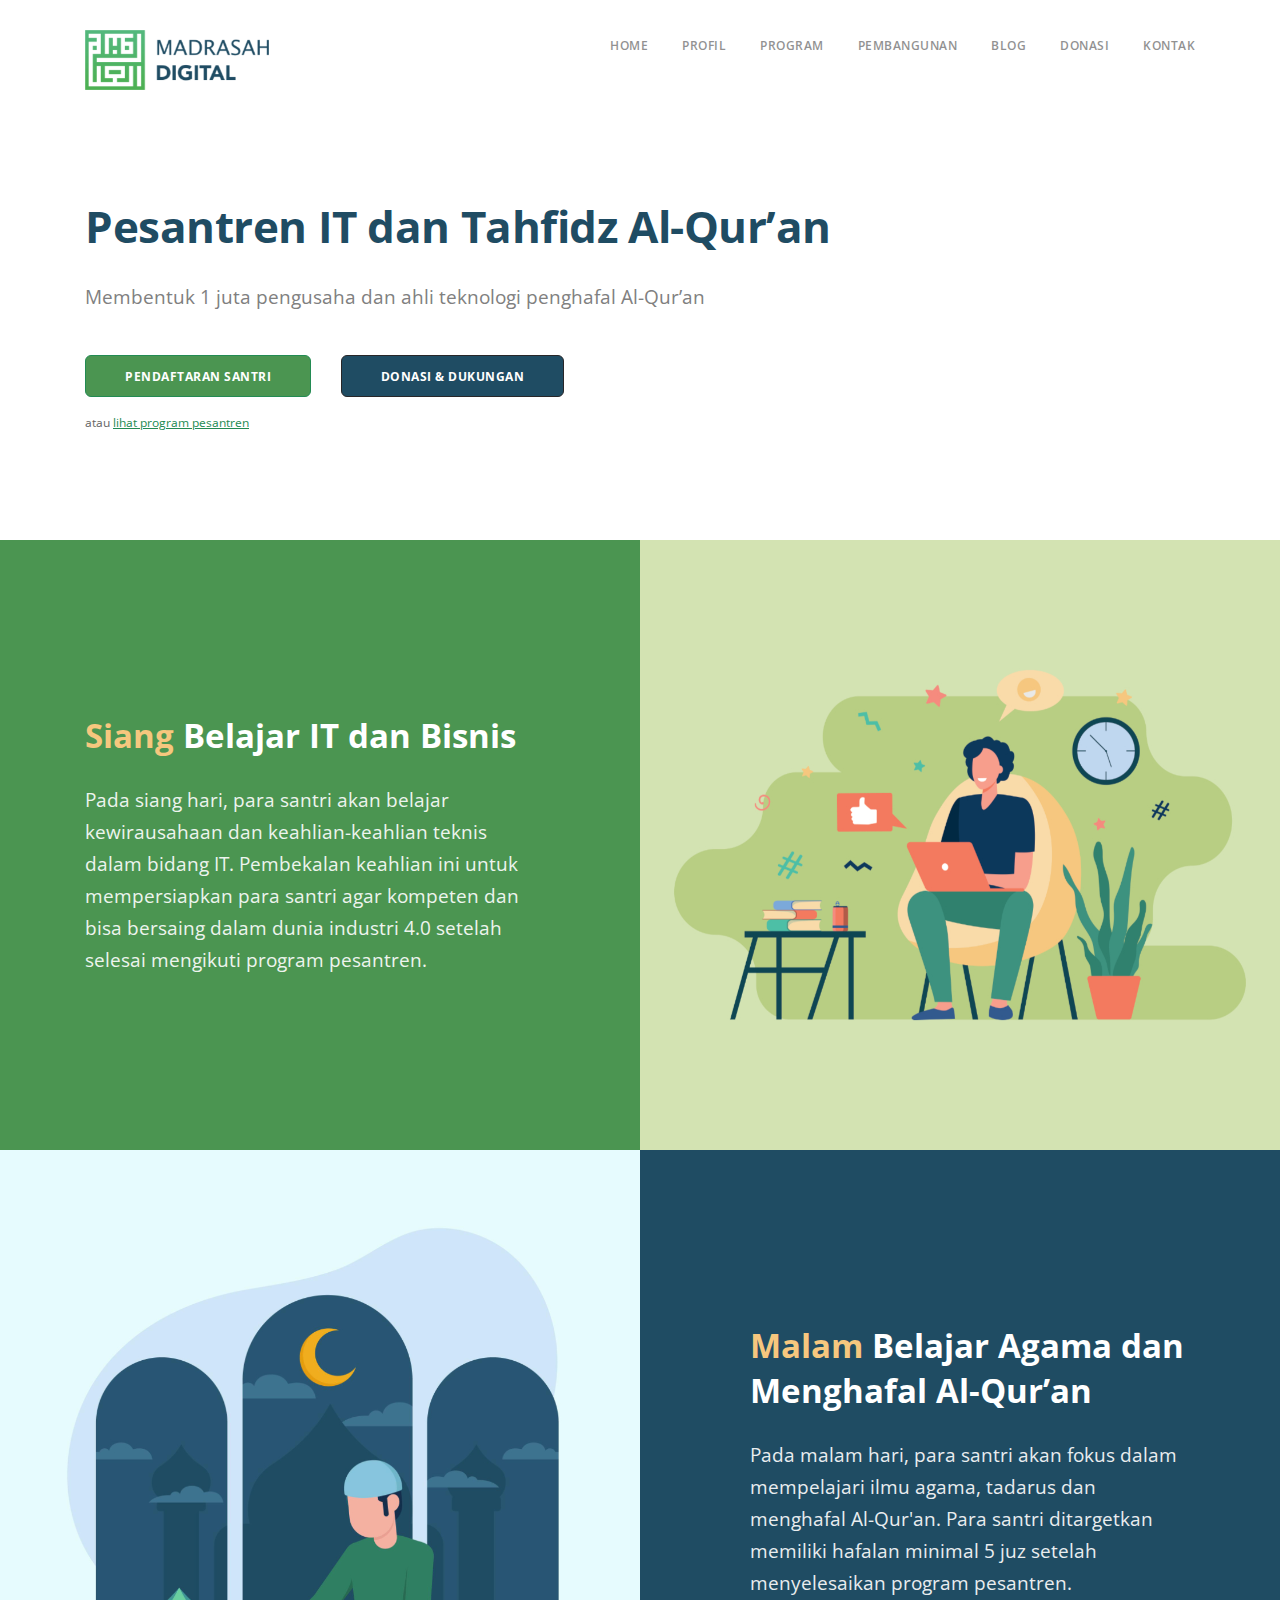
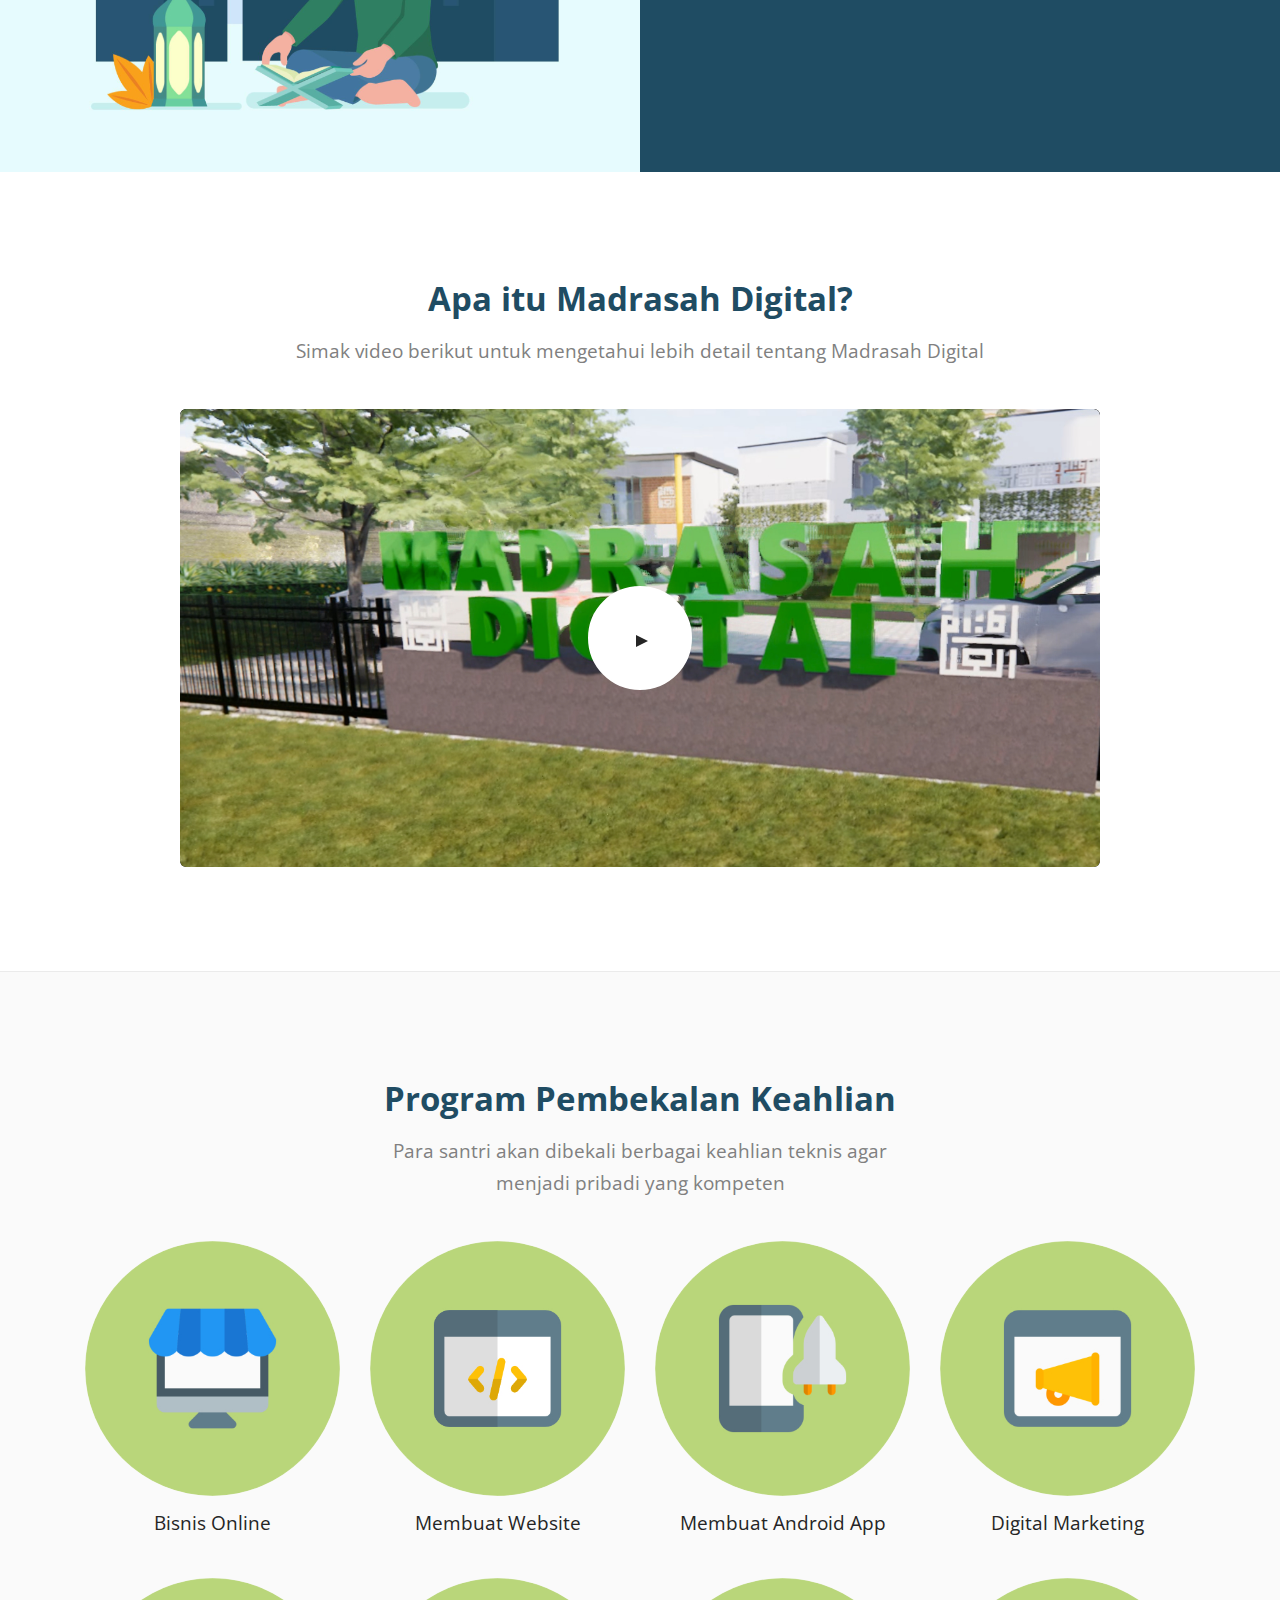
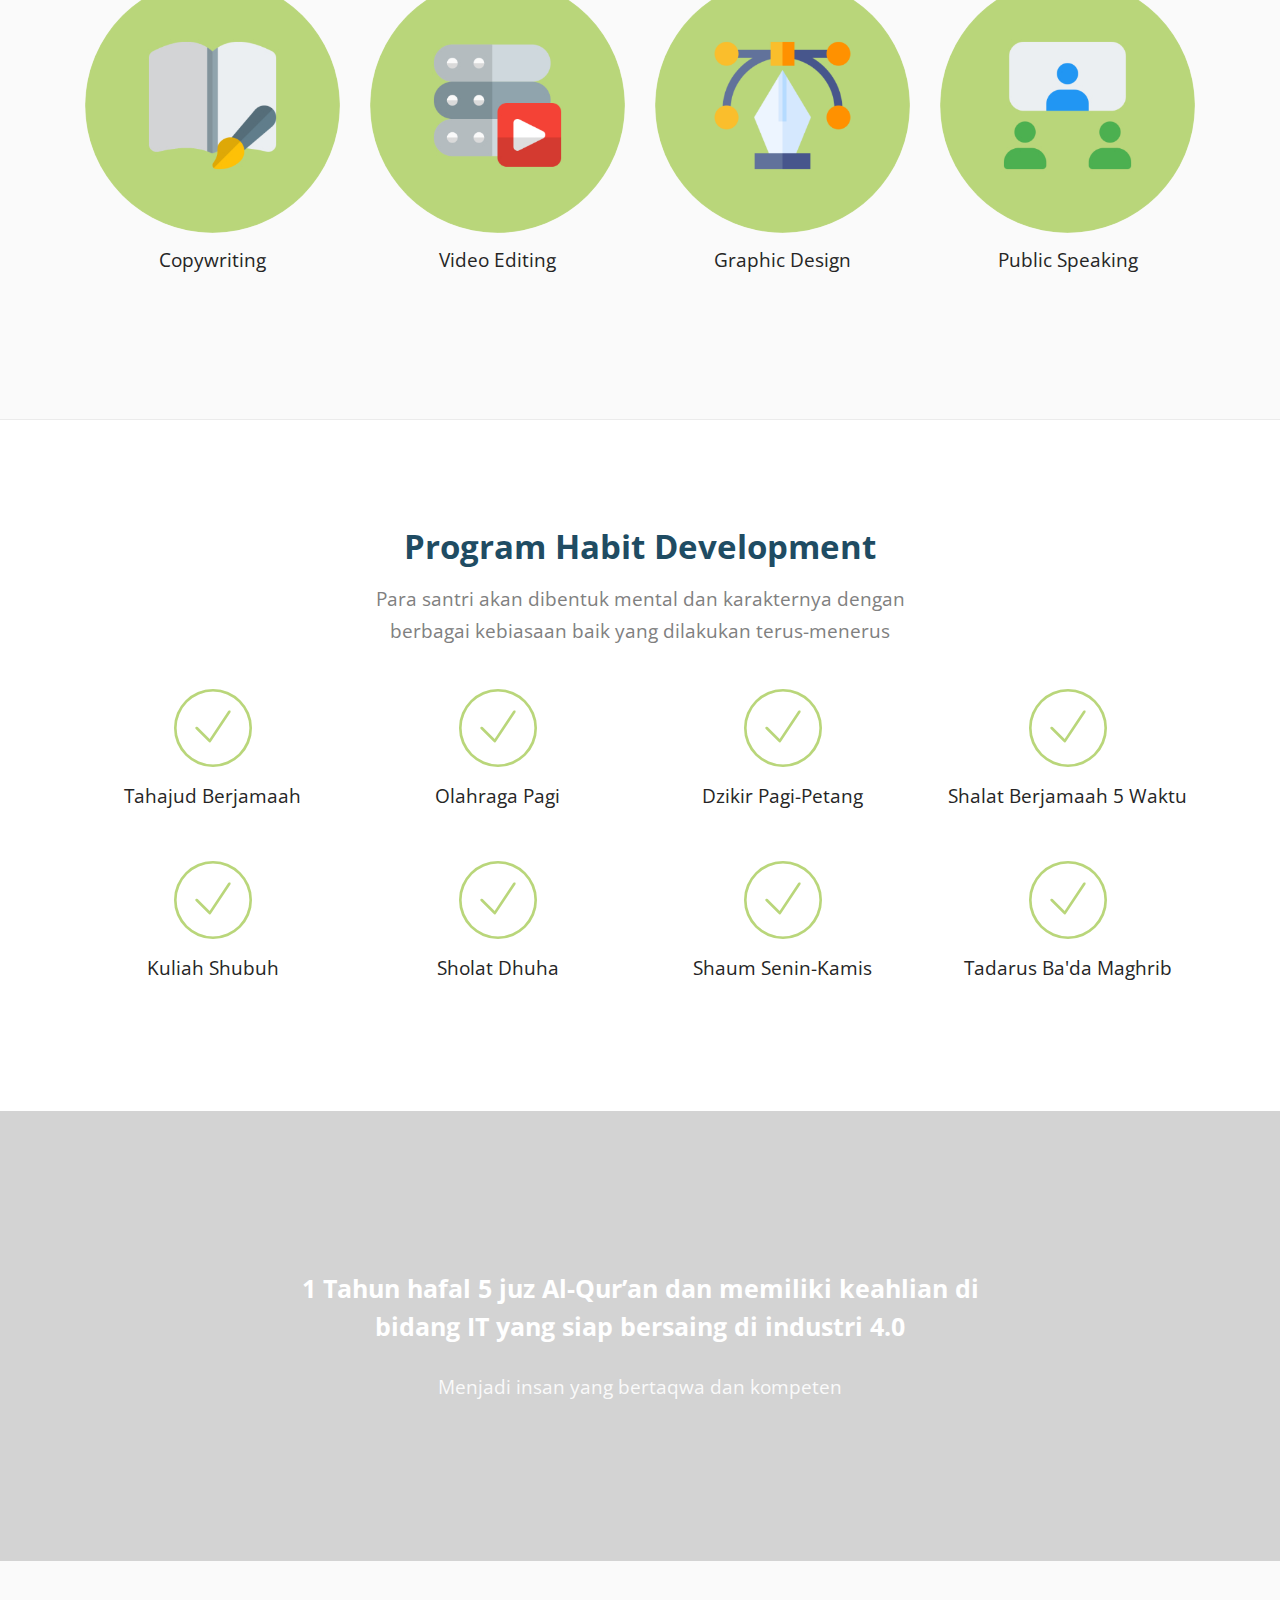
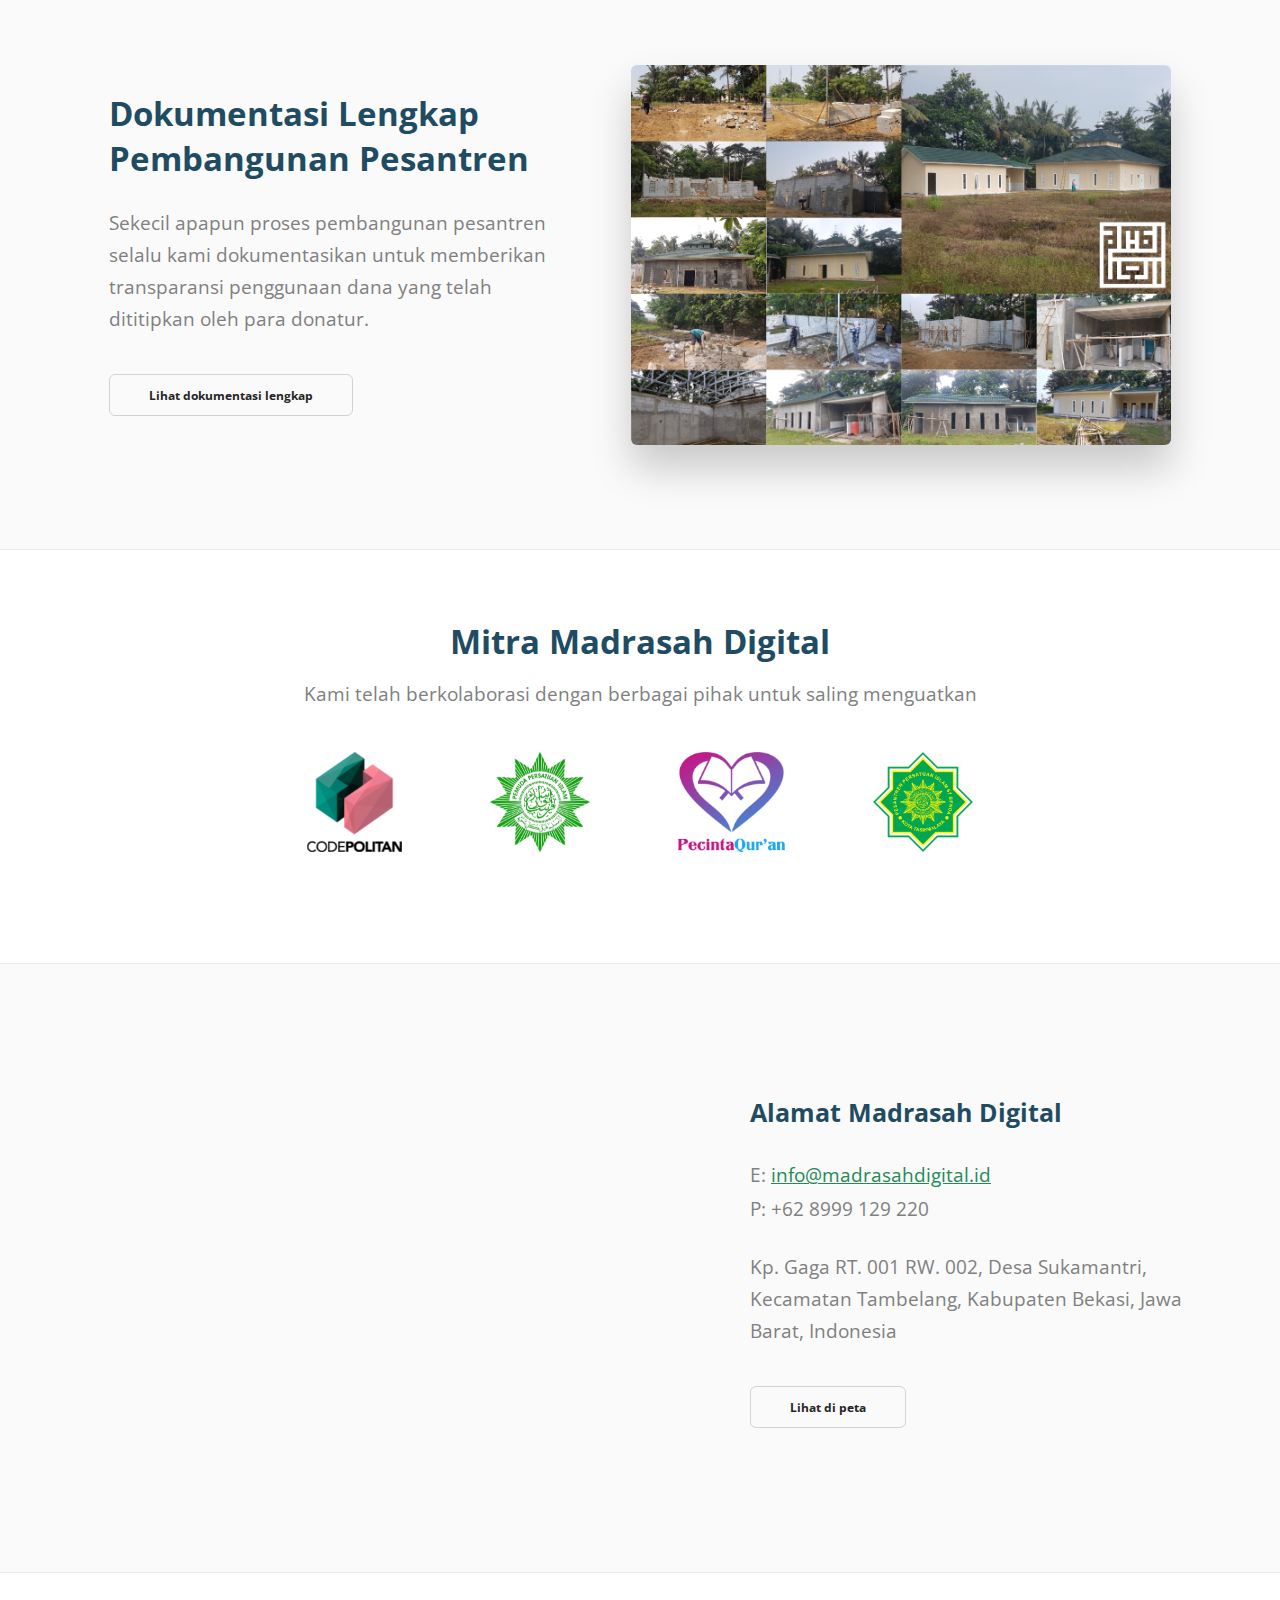
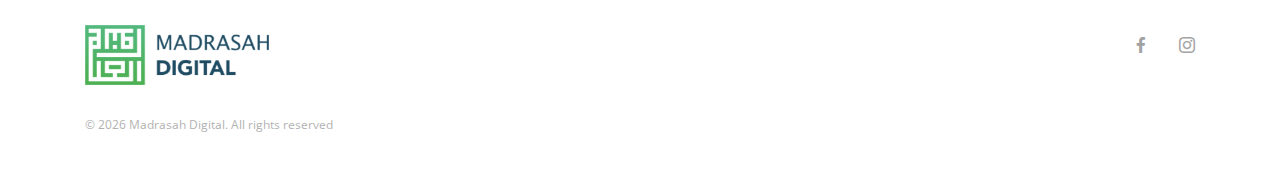
<file: index.html>
<!doctype html>
<html lang="en">
    <head>
        <meta charset="utf-8">
        <title>Madrasah Digital, Membentuk 1 Juta Pengusaha dan Ahli Teknologi Penghafal Al-Qur’an</title>

        <link rel="apple-touch-icon" sizes="57x57" href="assets/img/icon/apple-icon-57x57.png">
        <link rel="apple-touch-icon" sizes="60x60" href="assets/img/icon/apple-icon-60x60.png">
        <link rel="apple-touch-icon" sizes="72x72" href="assets/img/icon/apple-icon-72x72.png">
        <link rel="apple-touch-icon" sizes="76x76" href="assets/img/icon/apple-icon-76x76.png">
        <link rel="apple-touch-icon" sizes="114x114" href="assets/img/icon/apple-icon-114x114.png">
        <link rel="apple-touch-icon" sizes="120x120" href="assets/img/icon/apple-icon-120x120.png">
        <link rel="apple-touch-icon" sizes="144x144" href="assets/img/icon/apple-icon-144x144.png">
        <link rel="apple-touch-icon" sizes="152x152" href="assets/img/icon/apple-icon-152x152.png">
        <link rel="apple-touch-icon" sizes="180x180" href="assets/img/icon/apple-icon-180x180.png">
        <link rel="icon" type="image/png" sizes="192x192"  href="assets/img/icon/android-icon-192x192.png">
        <link rel="icon" type="image/png" sizes="32x32" href="assets/img/icon/favicon-32x32.png">
        <link rel="icon" type="image/png" sizes="96x96" href="assets/img/icon/favicon-96x96.png">
        <link rel="icon" type="image/png" sizes="16x16" href="assets/img/icon/favicon-16x16.png">
        <link rel="manifest" href="assets/img/icon/manifest.json">
        <meta name="msapplication-TileColor" content="#ffffff">
        <meta name="msapplication-TileImage" content="assets/img/icon/ms-icon-144x144.png">
        <meta name="theme-color" content="#ffffff">

        <!-- META -->
        <link rel="canonical" href="https://www.madrasahdigital.id/">
        <meta property="og:locale" content="id_ID">
        <meta property="og:type" content="article">
        <meta property="og:title" content="Madrasah Digital, Membentuk 1 Juta Pengusaha dan Ahli Teknologi Penghafal Al-Qur’an">
        <meta property="og:description" content="Pesantren IT dan Tahfidz Al-Qur’an Madrasah Digital merupakan sebuah lembaga pendidikan non formal berbasis pesantren yang terletak di Kabupaten Bekasi dengan fokus pada hafalan Al-Qur’an dan pemberian pembekalan keahlian dalam bidang bisnis dan teknologi kepada para santri.">
        <meta property="og:url" content="">
        <meta property="og:site_name" content="https://www.madrasahdigital.id/">
        <meta property="article:publisher" content="https://www.facebook.com/madrasahdigital.id/">
        <meta property="og:image" content="assets/images/og-image-madrasah.jpg">
        <meta property="og:image:width" content="1200">
        <meta property="og:image:height" content="627">

        <meta name="description" content="Pesantren IT dan Tahfidz Al-Qur’an Madrasah Digital merupakan sebuah lembaga pendidikan non formal berbasis pesantren yang terletak di Kabupaten Bekasi dengan fokus pada hafalan Al-Qur’an dan pemberian pembekalan keahlian dalam bidang bisnis dan teknologi kepada para santri.">
        <meta property="description" content="Pesantren IT dan Tahfidz Al-Qur’an Madrasah Digital merupakan sebuah lembaga pendidikan non formal berbasis pesantren yang terletak di Kabupaten Bekasi dengan fokus pada hafalan Al-Qur’an dan pemberian pembekalan keahlian dalam bidang bisnis dan teknologi kepada para santri.">
        <meta property="language" content="Indonesia">
        <meta property="revisit-after" content="7">
        <meta property="rating" content="general">

        <meta property="webcrawlers" content="all">
        <meta property="spiders" content="all">
        <meta property="robots" content="all">

        <meta name="viewport" content="width=device-width, initial-scale=1.0">
        <link href="assets/css/stack-interface.css" rel="stylesheet" type="text/css" media="all">
        <link href="assets/css/socicon.css" rel="stylesheet" type="text/css" media="all" />
        <link href="assets/css/iconsmind.css" rel="stylesheet" type="text/css" media="all" />
        <link href="assets/css/bootstrap.css" rel="stylesheet" type="text/css" media="all" />
        <link href="assets/css/stack-interface.css" rel="stylesheet" type="text/css" media="all" />
        <link href="assets/css/theme-greensea.css" rel="stylesheet" type="text/css" media="all" />
        <link href="assets/css/custom.css" rel="stylesheet" type="text/css" media="all" />
        <link href="https://fonts.googleapis.com/css?family=Open+Sans:200,300,400,400i,500,600,700" rel="stylesheet">

        <!-- Global site tag (gtag.js) - Google Analytics -->
        <script async src="https://www.googletagmanager.com/gtag/js?id=UA-150147613-1"></script>
        <script>
          window.dataLayer = window.dataLayer || [];
          function gtag(){dataLayer.push(arguments);}
          gtag('js', new Date());

          gtag('config', 'UA-150147613-1');
        </script>

        <!-- Google Tag Manager -->
        <script>(function(w,d,s,l,i){w[l]=w[l]||[];w[l].push({'gtm.start':
        new Date().getTime(),event:'gtm.js'});var f=d.getElementsByTagName(s)[0],
        j=d.createElement(s),dl=l!='dataLayer'?'&l='+l:'';j.async=true;j.src=
        'https://www.googletagmanager.com/gtm.js?id='+i+dl;f.parentNode.insertBefore(j,f);
        })(window,document,'script','dataLayer','GTM-MRNHCFS');</script>
        <!-- End Google Tag Manager -->



    </head>
    <body data-smooth-scroll-offset="77">
        <!-- Google Tag Manager (noscript) -->
        <noscript><iframe src="https://www.googletagmanager.com/ns.html?id=GTM-MRNHCFS"
        height="0" width="0" style="display:none;visibility:hidden"></iframe></noscript>
        <!-- End Google Tag Manager (noscript) -->

        <div class="nav-container">
            <div class="via-1621924762966" via="via-1621924762966" vio="Navbar Madrasah Digital">
                <div class="bar bar--sm visible-xs">
                    <div class="container">
                        <div class="row">
                            <div class="col-3 col-md-2">
                                <a href="https://www.madrasahdigital.id/"> <img class="logo logo-dark" alt="logo" src="assets/images/logo-madrasah-sm.png"> <img class="logo logo-light" alt="logo" src="assets/img/logo-md.png"> </a>
                            </div>
                            <div class="col-9 col-md-10 text-right">
                                <a href="https://www.madrasahdigital.id/" class="hamburger-toggle" data-toggle-class="#menu1;hidden-xs hidden-sm"> <i class="icon icon--sm stack-interface stack-menu"></i> </a>
                            </div>
                        </div>
                    </div>
                </div>
                <nav id="menu1" class="bar bar-1 hidden-xs pb-2">
                    <div class="container">
                        <div class="row">
                            <div class="col-lg-1 col-md-2 hidden-xs">
                                <div class="bar__module">
                                    <a href="https://www.madrasahdigital.id/"> <img class="logo logo-dark logo-madrasah" alt="logo" src="assets/images/logo-madrasah.png"> <img class="logo logo-light logo-madrasah" alt="logo" src="assets/img/logo-md.png"> </a>
                                </div>
                            </div>
                            <div class="col-lg-11 col-md-12 text-right text-left-xs text-left-sm">
                                <div class="bar__module">
                                    <ul class="madrasah-menu menu-horizontal text-left">
                                        <li> <a href="https://www.madrasahdigital.id/">HOME<br></a> </li>
                                        <li> <a href="#about" class="btn-scroll-to">PROFIL<br></a> </li>
                                        <li> <a href="#program" class="btn-scroll-to">PROGRAM<br></a> </li>
                                        <!--<li> <a href="#produk" class="btn-scroll-to">PRODUK<br></a> </li>-->
                                        <li> <a href="https://photos.app.goo.gl/yVmxy7kV6UMGmF8V8" target="_blank">PEMBANGUNAN<br></a> </li>
                                        <li> <a href="https://medium.com/madrasah-digital" target="_blank">BLOG<br></a> </li>
                                        <li> <a href="https://kitabisa.com/patunganpesantren" target="_blank">DONASI<br></a> </li>
                                        <li> <a href="#contact" class="btn-scroll-to">KONTAK<br></a> </li>
                                    </ul>
                                </div>
                            </div>
                        </div>
                    </div>
                </nav>
            </div>
        </div>
        <div class="main-container">
            <section class="switchable switchable--switch">
                <div class="container">
                    <div class="row justify-content-between">
                        <div class="col-lg-10 col-md-10">
                            <div class="mt--0">
                                <h1 class="type--bold text--color-madrasah-dark"> Pesantren IT dan Tahfidz Al-Qur’an </h1>
                                <p class="lead mb-5"> Membentuk 1 juta pengusaha dan ahli teknologi penghafal Al-Qur’an </p>
                                <a class="btn btn--primary type--uppercase" href="https://www.madrasahdigital.id/pendaftaran/"> <span class="btn__text">
							Pendaftaran Santri</span> </a> 
                                <a class="btn btn--primary-1 type--uppercase" href="https://kitabisa.com/patunganpesantren" target="_blank"> <span class="btn__text">
                            Donasi & Dukungan</span> </a>  
                                <span class="block type--fine-print">atau <a href="#program" class="btn-scroll-to">lihat program pesantren</a></span>
                            </div>
                        </div>
                        <!--<div class="col-lg-7 col-md-5 col-12"> <img alt="Image" src="assets/img/device-2.png"> </div>-->
                    </div>
                </div>
            </section>
            <section class="imageblock switchable feature-large switchable--switch bg--primary bg--primary-madrasah space--sm">
                <div class="imageblock__content col-lg-6 col-md-4 pos-right">
                    <div class="background-image-holder"> <img alt="image" src="assets/images/pesantren-it-tahfidz-1.jpg"> </div>
                </div>
                <div class="container">
                    <div class="row">
                        <div class="col-lg-5 col-md-7">
                            <h2 class="type--bold"><span class="text--color-madrasah-yellow">Siang</span> Belajar IT dan Bisnis</h2>
                            <p class="lead"> Pada siang hari, para santri akan belajar kewirausahaan dan keahlian-keahlian teknis dalam bidang IT. Pembekalan keahlian ini untuk mempersiapkan para santri agar kompeten dan bisa bersaing dalam dunia industri 4.0 setelah selesai mengikuti program pesantren.</p>
                        </div>
                    </div>
                </div>
            </section>
            <section class="imageblock switchable feature-large bg--dark bg--dark-madrasah space--sm">
                <div class="imageblock__content col-lg-6 col-md-4 pos-right">
                    <div class="background-image-holder"> <img alt="image" src="assets/images/pesantren-it-tahfidz-2.jpg"> </div>
                </div>
                <div class="container">
                    <div class="row">
                        <div class="col-lg-5 col-md-7">
                            <h2 class="type--bold"><span class="text--color-madrasah-yellow">Malam</span> Belajar Agama dan Menghafal Al-Qur’an</h2>
                            <p class="lead"> Pada malam hari, para santri akan fokus dalam mempelajari ilmu agama, tadarus dan menghafal Al-Qur'an. Para santri ditargetkan memiliki hafalan minimal 5 juz setelah menyelesaikan program pesantren.</p>
                        </div>
                    </div>
                </div>
            </section>

            <section class="text-center" id="about">
                <div class="container">
                    <h2 class="type--bold mb-3 text--color-madrasah-dark">Apa itu Madrasah Digital?</h2>
                    <p class="lead mb-5"> Simak video berikut untuk mengetahui lebih detail tentang Madrasah Digital </p>

                    <div class="row">
                        <div class="col-md-12 col-lg-10">
                            <div class="video-cover border--round">
                                <div class="background-image-holder"> <img alt="image" src="assets/images/img-video-about.jpg"> </div>
                                <div class="video-play-icon"></div> <iframe data-src="https://www.youtube.com/embed/BhWtYnast8w?autoplay=1" allowfullscreen="allowfullscreen"></iframe> 
                            </div> 
                        </div>
                    </div>
                </div>
            </section>


            <!--<section class="text-center" id="about">
                <div class="container">

                    <div class="row">
                        <div class="col-md-12 col-lg-8">
                            <h2 class="type--bold text--color-madrasah-dark">Apa itu Madrasah Digital?</h2>
                            <p class="lead text-left"> Pesantren IT dan Tahfidz Al-Qur’an Madrasah Digital merupakan sebuah lembaga pendidikan non formal berbasis pesantren yang terletak di Kabupaten Bekasi dengan fokus pada hafalan Al-Qur’an dan pemberian pembekalan keahlian dalam bidang bisnis dan teknologi kepada para santri.  </p>
                            <p class="lead mb-5 text-left"> Pada Madrasah Digital waktu belajar santri dibagi menjadi 2 waktu, yaitu Belajar Siang dan Belajar Malam. Waktu Belajar Siang berfokus pada pembekalan keahlian para santri berupa pembekalan dalam bidang IT dan pembekalan dalam bidang bisnis. Sedangkan Waktu Belajar Malam berfokus pada pembelajaran agama dan Al-Qur'an.</p>
                            <img alt="Image" class="border--round box-shadow-wide" src="assets/images/view-general-pesantren.jpg">
                        </div>
                    </div>
                </div>
            </section>-->

            <section class="bg--secondary text-center" id="program">
                <div class="container">
                    <h2 class="type--bold mb-3 text--color-madrasah-dark">Program Pembekalan Keahlian</h2>
                    <div class="row justify-content-center">
                        <div class="col-lg-6 col-md-6">
                            <p class="lead mb-5"> Para santri akan dibekali berbagai keahlian teknis agar menjadi pribadi yang kompeten</p>
                        </div>
                    </div>

                    <div class="row">
                        <div class="col-md-3 col-6">
                            <div class="program-madrasah mb-5">
                                <div class="program-icon"> 
                                    <img alt="Belajar Bisnis Online" src="assets/images/icon-circle-program-1.png" class="program-icon-asset">
                                </div>
                                <h4 class="mt-3">Bisnis Online</h4>
                            </div>
                        </div>
                        <div class="col-md-3 col-6">
                            <div class="program-madrasah mb-5">
                                <div class="program-icon"> 
                                    <img alt="Belajar Membuat Website" src="assets/images/icon-circle-program-2.png" class="program-icon-asset">
                                </div>
                                <h4 class="mt-3">Membuat Website</h4>
                            </div>
                        </div>
                        <div class="col-md-3 col-6">
                            <div class="program-madrasah mb-5">
                                <div class="program-icon"> 
                                    <img alt="Belajar Membuat Aplikasi Android" src="assets/images/icon-circle-program-3.png" class="program-icon-asset">
                                </div>
                                <h4 class="mt-3">Membuat Android App</h4>
                            </div>
                        </div>
                        <div class="col-md-3 col-6">
                            <div class="program-madrasah mb-5">
                                <div class="program-icon"> 
                                    <img alt="Belajar Digital Marketing" src="assets/images/icon-circle-program-4.png" class="program-icon-asset">
                                </div>
                                <h4 class="mt-3">Digital Marketing</h4>
                            </div>
                        </div>
                        <div class="col-md-3 col-6">
                            <div class="program-madrasah mb-5">
                                <div class="program-icon"> 
                                    <img alt="Belajar Copywriting" src="assets/images/icon-circle-program-5.png" class="program-icon-asset">
                                </div>
                                <h4 class="mt-3">Copywriting</h4>
                            </div>
                        </div>
                        <div class="col-md-3 col-6">
                            <div class="program-madrasah mb-5">
                                <div class="program-icon"> 
                                    <img alt="Belajar Video Editing" src="assets/images/icon-circle-program-6.png" class="program-icon-asset">
                                </div>
                                <h4 class="mt-3">Video Editing</h4>
                            </div>
                        </div>
                        <div class="col-md-3 col-6">
                            <div class="program-madrasah mb-5">
                                <div class="program-icon"> 
                                    <img alt="Belajar Graphic Design" src="assets/images/icon-circle-program-9.png" class="program-icon-asset">
                                </div>
                                <h4 class="mt-3">Graphic Design</h4>
                            </div>
                        </div>
                        <div class="col-md-3 col-6">
                            <div class="program-madrasah mb-5">
                                <div class="program-icon"> 
                                    <img alt="Belajar Public Speaking" src="assets/images/icon-circle-program-8.png" class="program-icon-asset">
                                </div>
                                <h4 class="mt-3">Public Speaking</h4>
                            </div>
                        </div>
                    </div>
                </div>
            </section>
            <section class="text-center">
                <div class="container">
                    <div class="row">
                        <div class="col-lg-6 col-md-6">
                            <h2 class="type--bold mb-3 text--color-madrasah-dark">Program Habit Development</h2>
                            <p class="lead mb-5"> Para santri akan dibentuk mental dan karakternya dengan berbagai kebiasaan baik yang dilakukan terus-menerus</p>
                        </div>
                    </div>

                    <div class="row">
                        <div class="col-md-6 col-lg-3 col-6">
                            <div class="text-block"> <i class="icon icon--lg icon-Yes color--madrasah"></i>
                                <h4>Tahajud Berjamaah</h4>
                            </div>
                            <div class="text-block"> <i class="icon icon--lg icon-Yes color--madrasah"></i>
                                <h4>Kuliah Shubuh</h4>
                            </div>
                        </div>
                        <div class="col-md-6 col-lg-3 col-6">
                            <div class="text-block"> <i class="icon icon--lg icon-Yes color--madrasah"></i>
                                <h4>Olahraga Pagi</h4>
                            </div>
                            <div class="text-block"> <i class="icon icon--lg icon-Yes color--madrasah"></i>
                                <h4>Sholat Dhuha</h4>
                            </div>
                        </div>
                        <div class="col-md-6 col-lg-3 col-6">
                            <div class="text-block"> <i class="icon icon--lg icon-Yes color--madrasah"></i>
                                <h4>Dzikir Pagi-Petang</h4>
                            </div>
                            <div class="text-block"> <i class="icon icon--lg icon-Yes color--madrasah"></i>
                                <h4>Shaum Senin-Kamis</h4>
                            </div>
                        </div>
                        <div class="col-md-6 col-lg-3 col-6">
                            <div class="text-block"> <i class="icon icon--lg icon-Yes color--madrasah"></i>
                                <h4>Shalat Berjamaah 5 Waktu</h4>
                            </div>
                            <div class="text-block"> <i class="icon icon--lg icon-Yes color--madrasah"></i>
                                <h4>Tadarus Ba'da Maghrib</h4>
                            </div>
                        </div>
                    </div>
                </div>
            </section>
            


            <section class="switchable switchable--switch imagebg height-50 parallax" data-overlay="2">
                <div class="background-image-holder"><img alt="background" src="assets/images/bg-pesantren-sawah.jpg"></div>
                <div class="container pos-vertical-center">
                    <div class="row justify-content-center text-center">
                        <div class="col-md-8">
                            <h3 class="type--bold">1 Tahun hafal 5 juz Al-Qur’an dan memiliki keahlian di bidang IT yang siap bersaing di industri 4.0</h3>
                            <p class="lead"> Menjadi insan yang bertaqwa dan kompeten</p>
                        </div>
                    </div>
                </div>
            </section>
            <!--<section class="switchable switchable--switch">
                <div class="container">
                    <div class="row justify-content-between">
                        <div class="col-md-6 col-lg-5">
                            <div class="switchable__text">
                                <div class="switchable__text">
                                    <h2>Kami ingin menciptakan tempat pendidikan IT yang murah bahkan gratis untuk para penghafal Al-Qur'an</h2>
                                    <p class="lead"> Mari berpartisipasi membentuk 1 juta pengusaha dan ahli teknologi penghafal Al-Qur’an bersama Madrasah Digital</p>
                                    <a class="btn btn--primary-1" href="https://kitabisa.com/patunganpesantren" target="_blank">
                                    <span class="btn__text">DONASI & DUKUNGAN</span>
                                </a>
                                </div>
                            </div>
                        </div>
                        <div class="col-md-6 col-lg-4 col-12">
                            <div class="pricing pricing-1 boxed boxed--lg boxed--border">
                                <h3>Biaya Program</h3> <span class="h2"><strong>GRATIS</strong></span> <span class="type--fine-print">Program Belajar 1 Tahun</span>
                                <hr>
                                <ul>
                                    <li><span class="checkmark bg--primary-1"></span><span>Asrama</span></li>
                                    <li><span class="checkmark bg--primary-1"></span><span>Internet Unlimited</span></li>
                                    <li><span class="checkmark bg--primary-1"></span><span>Mushaf Al-Qur'an</span></li>
                                    <li><span class="checkmark bg--primary-1"></span><span>Makan 3 Kali Sehari</span></li>
                                    <li><span class="checkmark bg--primary-1"> </span><span>Lab Komputer</span></li>
                                </ul>
                                <a class="btn btn--primary" href="https://www.madrasahdigital.id/pendaftaran/"> <span class="btn__text">
                            PENDAFTARAN SANTRI</span> </a>
                            </div>
                        </div>
                    </div>
                </div>
            </section>-->
            <!--<section class="text-center" id="produk">
                <div class="container">
                    <h2 class="type--bold mb-3 text--color-madrasah-dark">Produk dan Layanan Pendukung</h2>
                    <p class="lead mb-5"> Produk dan layanan yang telah membantu kami membangun pesantren gratis untuk para penghafal Al-Qur'an </p>

                    <div class="row justify-content-center">
                        <div class="col-md-4">
                            <div class="feature feature-1"> <img alt="Image" src="assets/images/produk-67benda.jpg">
                                <div class="feature__body boxed boxed--lg boxed--border">
                                    <h3 class="type--bold text--color-madrasah-dark">67Benda</h3>
                                    <p class="lead"> Aplikasi Android pemantau aktivitas santri Pesantren Persatuan Islam 67 Benda </p> <a class="btn" href="https://play.google.com/store/apps/details?id=com.madrasahdigital.walisantri.ppi67benda" target="_blank">
                                    <span class="btn__text">Lihat detail</span>
                                </a> </div>
                            </div>
                        </div>
                        <div class="col-md-4">
                            <div class="feature feature-1"> <img alt="Image" src="assets/images/produk-dirosah.jpg">
                                <div class="feature__body boxed boxed--lg boxed--border">
                                    <h3 class="type--bold text--color-madrasah-dark">MadrasahQuran</h3>
                                    <p class="lead"> Kursus online belajar membaca Al-Qur'an dari dasar hingga mahir </p> <a class="btn" href="#">
                                    <span class="btn__text">Lihat detail</span>
                                </a> </div>
                            </div>
                        </div>
                        <div class="col-md-4">
                            <div class="feature feature-1"> <img alt="Image" src="assets/images/produk-dirosah.jpg">
                                <div class="feature__body boxed boxed--lg boxed--border">
                                    <h3 class="type--bold text--color-madrasah-dark">Dirosah</h3>
                                    <p class="lead"> Aplikasi Android untuk belajar agama Islam dengan kurikulum yang terarah </p> <a class="btn" href="#">
                                    <span class="btn__text">Lihat detail</span>
                                </a> </div>
                            </div>
                        </div>
                    </div>
                </div>
            </section>-->
            <section class="switchable feature-large bg--secondary">
                <div class="container">
                    <div class="row justify-content-around">
                        <div class="col-md-6"> <img alt="Image" class="border--round box-shadow-wide" src="assets/images/dokumentasi-pembangunan-pesantren-with-logo.jpg"> </div>
                        <div class="col-md-6 col-lg-5">
                            <div class="switchable__text">
                                <h2 class="type--bold text--color-madrasah-dark">Dokumentasi Lengkap Pembangunan Pesantren</h2>
                                <p class="lead"> Sekecil apapun proses pembangunan pesantren selalu kami dokumentasikan untuk memberikan transparansi penggunaan dana yang telah dititipkan oleh para donatur. </p> 
                                <a class="btn" href="https://photos.app.goo.gl/yVmxy7kV6UMGmF8V8" target="_blank">
                                    <span class="btn__text">Lihat dokumentasi lengkap</span>
                                </a>
                                 </div>
                        </div>
                    </div>
                </div>
            </section>
            <section class="space--sm text-center">
                <div class="container">
                    <h2 class="type--bold mb-3 text--color-madrasah-dark">Mitra Madrasah Digital</h2>
                    <p class="lead mb-5">Kami telah berkolaborasi dengan berbagai pihak untuk saling menguatkan</p>

                    <div class="kampus-wrapper text-center">
                        <a href="https://www.codepolitan.com/" target="_blank"><img alt="Partner Madrasah Digital - Codepolitan" class="d-inline-block mx-5 logo-partner mb-5" src="assets/images/logo-codepolitan.png"></a>
                        <a href="https://persis.or.id/" target="_blank"><img alt="Partner Madrasah Digital - Pemuda Persatuan Islam" class="d-inline-block logo-partner mx-5 mb-5" src="assets/images/logo-pemudapersis.png"></a>
                        <a href="https://www.instagram.com/pecinta_quran/" target="_blank"><img alt="Partner Madrasah Digital - Pecinta Quran" class="d-inline-block logo-partner mx-5 mb-5" src="assets/images/logo-pecintaquran.png"></a>
                        <a href="https://www.persis67benda.com/" target="_blank"><img alt="Partner Madrasah Digital - Pecinta Quran" class="d-inline-block logo-partner mx-5 mb-5" src="assets/images/logo-benda.png"></a>
                    </div>

                    <!--<a class="btn mt-4" href="#"><span class="btn__text">Gabung sebagai mitra</span></a>-->
                </div>
            </section>
            <section class="switchable switchable--switch bg--secondary" id="contact">
                <div class="container">
                    <div class="row justify-content-between">
                        <div class="col-lg-6 col-md-7 col-12">
                            <div class="map-container"> <iframe src="https://www.google.com/maps/embed?pb=!1m18!1m12!1m3!1d3966.90995342969!2d107.15903451458927!3d-6.1427968619283435!2m3!1f0!2f0!3f0!3m2!1i1024!2i768!4f13.1!3m3!1m2!1s0x2e6987544cf3a303%3A0x56a4c09f018b6e35!2sMadrasah%20Digital!5e0!3m2!1sen!2sid!4v1621933857251!5m2!1sen!2sid" style="border:0;" allowfullscreen="" loading="lazy"></iframe> </div>
                        </div>
                        <div class="col-lg-5 col-md-5">
                            <div class="switchable__text">
                                <h3 class="type--bold text--color-madrasah-dark">Alamat Madrasah Digital</h3>

                                <p class="lead"> E: <a href="#">info@madrasahdigital.id</a><br> P: +62 8999 129 220 </p>

                                <p class="lead"> Kp. Gaga RT. 001 RW. 002, Desa Sukamantri, Kecamatan Tambelang, Kabupaten Bekasi, Jawa Barat, Indonesia </p>

                                <a class="btn" href="https://www.google.com/maps/place/Madrasah+Digital/@-6.142802,107.161223,16z/data=!4m5!3m4!1s0x0:0x56a4c09f018b6e35!8m2!3d-6.1428022!4d107.1612232?hl=en" target="_blank"><span class="btn__text">Lihat di peta</span></a>
                            </div>
                        </div>
                    </div>
                </div>
            </section>
            <footer class="footer-3 text-center-xs space--xs">
                <div class="container">
                    <div class="row">
                        <div class="col-sm-6"> <img alt="Image" class="logo logo-madrasah" src="assets/images/logo-madrasah.png">
                            <!--<ul class="list-inline list--hover">
                                <li> <a href="#"><span class="type--fine-print">Get Started</span></a> </li>
                                <li> <a href="#"><span class="type--fine-print">help@stack.io</span></a> </li>
                            </ul>-->
                        </div>
                        <div class="col-sm-6 text-right text-center visible-xs">
                            <ul class="social-list list-inline list--hover">
                                <!--<li><a href="#"><i class="socicon socicon-google icon icon--xs"></i></a></li>
                                <li><a href="#"><i class="socicon socicon-twitter icon icon--xs"></i></a></li>-->
                                <li><a href="https://www.facebook.com/madrasahdigital.id" target="_blank"><i class="socicon socicon-facebook icon icon--xs"></i></a></li>
                                <li><a href="https://www.instagram.com/madrasahdigital/" target="_blank"><i class="socicon socicon-instagram icon icon--xs"></i></a></li>
                            </ul>
                        </div>
                        <div class="col-sm-6 text-right text-right hidden-xs">
                            <ul class="social-list list-inline list--hover">
                                <!--<li><a href="#"><i class="socicon socicon-google icon icon--xs"></i></a></li>
                                <li><a href="#"><i class="socicon socicon-twitter icon icon--xs"></i></a></li>-->
                                <li><a href="https://www.facebook.com/madrasahdigital.id" target="_blank"><i class="socicon socicon-facebook icon icon--xs"></i></a></li>
                                <li><a href="https://www.instagram.com/madrasahdigital/" target="_blank"><i class="socicon socicon-instagram icon icon--xs"></i></a></li>
                            </ul>
                        </div>
                    </div>
                    <div class="row">
                        <div class="col-sm-6"> <span class="type--fine-print">© <span class="update-year"></span> Madrasah Digital. All rights reserved</span> <!--<a class="type--fine-print" href="#">Privacy Policy</a> <a class="type--fine-print" href="#">Legal</a> --></div>
                    </div>
                </div>
            </footer>
        </div>
        <script src="assets/js/jquery-3.1.1.min.js"></script>
        <script src="assets/js/parallax.js"></script>
        <script src="assets/js/smooth-scroll.min.js"></script>
        <script src="assets/js/scripts.js"></script>

        <script>
        $( ".btn-scroll-to" ).click(function() {
            var target = $(this).attr("href");
            
            $('html, body').animate({
                scrollTop: ($(target).first().offset().top)
            },500);
        });
        </script>

    </body>

</html>
</file>
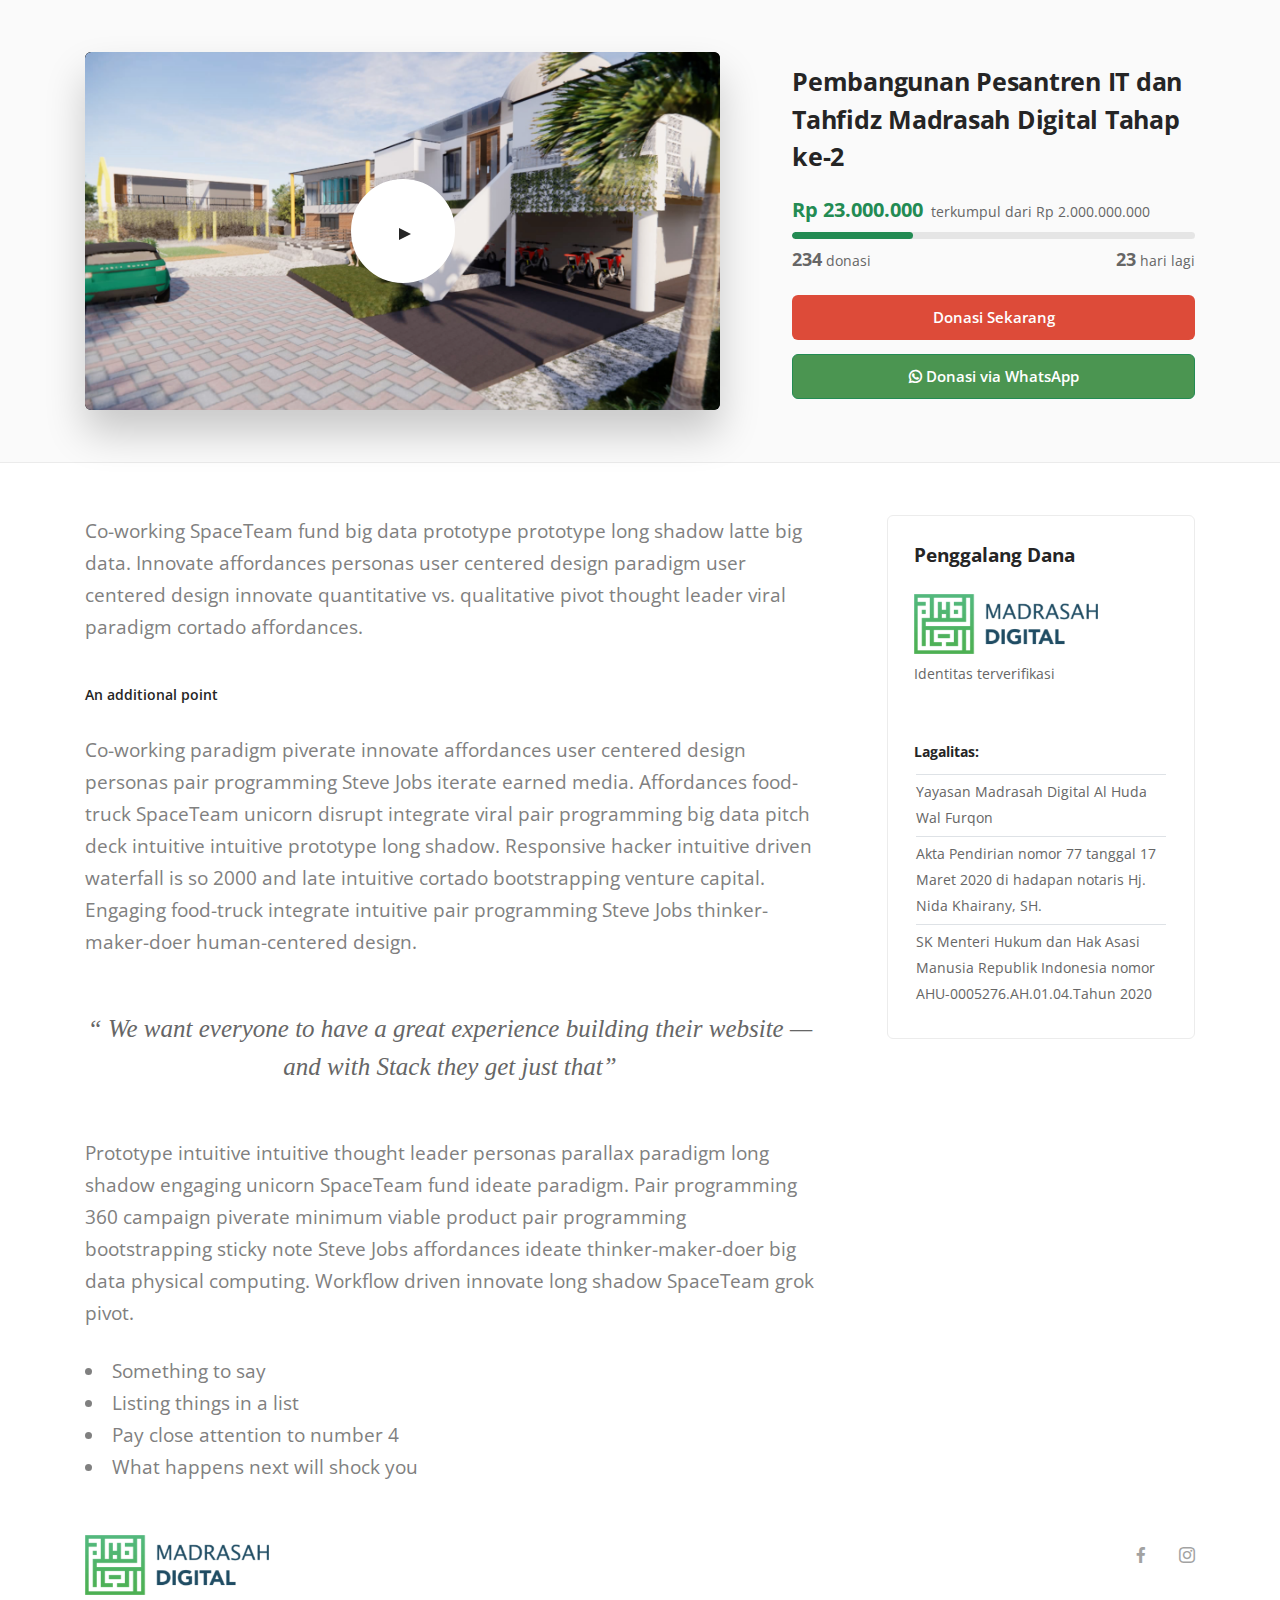
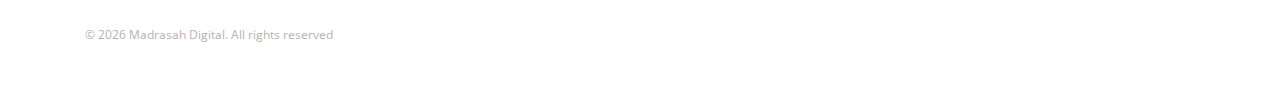
<file: donasi/index.html>
<!doctype html>
<html lang="en">
    <head>
        <meta charset="utf-8">
        <title>Donasi Pesantren IT dan Tahfidz Madrasah Digital</title>

        <link rel="apple-touch-icon" sizes="57x57" href="../assets/img/icon/apple-icon-57x57.png">
        <link rel="apple-touch-icon" sizes="60x60" href="../assets/img/icon/apple-icon-60x60.png">
        <link rel="apple-touch-icon" sizes="72x72" href="../assets/img/icon/apple-icon-72x72.png">
        <link rel="apple-touch-icon" sizes="76x76" href="../assets/img/icon/apple-icon-76x76.png">
        <link rel="apple-touch-icon" sizes="114x114" href="../assets/img/icon/apple-icon-114x114.png">
        <link rel="apple-touch-icon" sizes="120x120" href="../assets/img/icon/apple-icon-120x120.png">
        <link rel="apple-touch-icon" sizes="144x144" href="../assets/img/icon/apple-icon-144x144.png">
        <link rel="apple-touch-icon" sizes="152x152" href="../assets/img/icon/apple-icon-152x152.png">
        <link rel="apple-touch-icon" sizes="180x180" href="../assets/img/icon/apple-icon-180x180.png">
        <link rel="icon" type="image/png" sizes="192x192"  href="../assets/img/icon/android-icon-192x192.png">
        <link rel="icon" type="image/png" sizes="32x32" href="../assets/img/icon/favicon-32x32.png">
        <link rel="icon" type="image/png" sizes="96x96" href="../assets/img/icon/favicon-96x96.png">
        <link rel="icon" type="image/png" sizes="16x16" href="../assets/img/icon/favicon-16x16.png">
        <link rel="manifest" href="../assets/img/icon/manifest.json">
        <meta name="msapplication-TileColor" content="#ffffff">
        <meta name="msapplication-TileImage" content="../assets/img/icon/ms-icon-144x144.png">
        <meta name="theme-color" content="#ffffff">

        <!-- META -->
        <link rel="canonical" href="https://www.madrasahdigital.id/">
        <meta property="og:locale" content="id_ID">
        <meta property="og:type" content="article">
        <meta property="og:title" content="Donasi Pesantren IT dan Tahfidz Madrasah Digital">
        <meta property="og:description" content="Bantu kami membentuk 1 juta pengusaha dan ahli teknologi penghafal Al-Qur’an">
        <meta property="og:url" content="">
        <meta property="og:site_name" content="https://www.madrasahdigital.id/">
        <meta property="article:publisher" content="https://www.facebook.com/madrasahdigital.id/">
        <meta property="og:image" content="../assets/images/og-image-madrasah.jpg">
        <meta property="og:image:width" content="1200">
        <meta property="og:image:height" content="627">

        <meta name="description" content="Bantu kami membentuk 1 juta pengusaha dan ahli teknologi penghafal Al-Qur’an">
        <meta property="description" content="Bantu kami membentuk 1 juta pengusaha dan ahli teknologi penghafal Al-Qur’an">
        <meta property="language" content="Indonesia">
        <meta property="revisit-after" content="7">
        <meta property="rating" content="general">

        <meta property="webcrawlers" content="all">
        <meta property="spiders" content="all">
        <meta property="robots" content="all">

        <meta name="viewport" content="width=device-width, initial-scale=1.0">
        <link href="../assets/css/stack-interface.css" rel="stylesheet" type="text/css" media="all">
        <link href="../assets/css/socicon.css" rel="stylesheet" type="text/css" media="all" />
        <link href="https://fonts.googleapis.com/icon?family=Material+Icons" rel="stylesheet">
        <link href="../assets/css/iconsmind.css" rel="stylesheet" type="text/css" media="all" />
        <link href="../assets/css/bootstrap.css" rel="stylesheet" type="text/css" media="all" />
        <link href="../assets/css/stack-interface.css" rel="stylesheet" type="text/css" media="all" />
        <link href="../assets/css/theme-greensea.css" rel="stylesheet" type="text/css" media="all" />
        <link href="../assets/css/custom.css" rel="stylesheet" type="text/css" media="all" />
        <link href="https://fonts.googleapis.com/css?family=Open+Sans:200,300,400,400i,500,600,700" rel="stylesheet">

        <!-- Global site tag (gtag.js) - Google Analytics -->
        <script async src="https://www.googletagmanager.com/gtag/js?id=UA-150147613-1"></script>
        <script>
          window.dataLayer = window.dataLayer || [];
          function gtag(){dataLayer.push(arguments);}
          gtag('js', new Date());

          gtag('config', 'UA-150147613-1');
        </script>

        <!-- Google Tag Manager -->
        <script>(function(w,d,s,l,i){w[l]=w[l]||[];w[l].push({'gtm.start':
        new Date().getTime(),event:'gtm.js'});var f=d.getElementsByTagName(s)[0],
        j=d.createElement(s),dl=l!='dataLayer'?'&l='+l:'';j.async=true;j.src=
        'https://www.googletagmanager.com/gtm.js?id='+i+dl;f.parentNode.insertBefore(j,f);
        })(window,document,'script','dataLayer','GTM-MRNHCFS');</script>
        <!-- End Google Tag Manager -->


    </head>
    <body data-smooth-scroll-offset="77">
        <!-- Google Tag Manager (noscript) -->
        <noscript><iframe src="https://www.googletagmanager.com/ns.html?id=GTM-MRNHCFS"
        height="0" width="0" style="display:none;visibility:hidden"></iframe></noscript>
        <!-- End Google Tag Manager (noscript) -->

        <!--<div class="nav-container">
            <div class="via-1621924762966" via="via-1621924762966" vio="Navbar Madrasah Digital">
                <div class="bar bar--sm visible-xs">
                    <div class="container">
                        <div class="row">
                            <div class="col-3 col-md-2">
                                <a href="https://www.madrasahdigital.id/"> <img class="logo logo-dark" alt="logo" src="../assets/images/logo-madrasah-sm.png"> <img class="logo logo-light" alt="logo" src="../assets/img/logo-md.png"> </a>
                            </div>
                            <div class="col-9 col-md-10 text-right">
                                <a href="https://www.madrasahdigital.id/" class="hamburger-toggle" data-toggle-class="#menu1;hidden-xs hidden-sm"> <i class="icon icon--sm stack-interface stack-menu"></i> </a>
                            </div>
                        </div>
                    </div>
                </div>
                <nav id="menu1" class="bar bar-1 hidden-xs pb-2">
                    <div class="container">
                        <div class="row">
                            <div class="col-lg-1 col-md-2 hidden-xs">
                                <div class="bar__module">
                                    <a href="https://www.madrasahdigital.id/"> <img class="logo logo-dark logo-madrasah" alt="logo" src="../assets/images/logo-madrasah.png"> <img class="logo logo-light logo-madrasah" alt="logo" src="../assets/img/logo-md.png"> </a>
                                </div>
                            </div>
                            <div class="col-lg-11 col-md-12 text-right text-left-xs text-left-sm">
                                <div class="bar__module">
                                    <ul class="madrasah-menu menu-horizontal text-left">
                                        <li> <a href="https://www.madrasahdigital.id/">HOME<br></a> </li>
                                        <li> <a href="https://www.madrasahdigital.id/#about" class="btn-scroll-to">PROFIL<br></a> </li>
                                        <li> <a href="https://www.madrasahdigital.id/#program" class="btn-scroll-to">PROGRAM<br></a> </li>
                                        <li> <a href="https://www.madrasahdigital.id/#produk" class="btn-scroll-to">PRODUK<br></a> </li>
                                        <li> <a href="https://photos.app.goo.gl/yVmxy7kV6UMGmF8V8" target="_blank">PEMBANGUNAN<br></a> </li>
                                        <li> <a href="https://medium.com/madrasah-digital" target="_blank">BLOG<br></a> </li>
                                        <li> <a href="https://kitabisa.com/patunganpesantren" target="_blank">DONASI<br></a> </li>
                                        <li> <a href="https://www.madrasahdigital.id/#contact" class="btn-scroll-to">KONTAK<br></a> </li>
                                    </ul>
                                </div>
                            </div>
                        </div>
                    </div>
                </nav>
            </div>
        </div>-->
        <div class="main-container">
            

            <section class="switchable feature-large switchable--switch bg--secondary space--xs">
                <div class="container">
                    <div class="row justify-content-between align-items-center">
                        <div class="col-md-6 col-lg-7 col-12">
                            <div class="video-cover border--round box-shadow-wide">
                                <div class="background-image-holder"> <img alt="image" src="../assets/images/design-bangunan-pesantren.jpg"> </div>
                                <div class="video-play-icon"></div> <iframe data-src="https://www.youtube.com/embed/6p45ooZOOPo?autoplay=1" allowfullscreen="allowfullscreen"></iframe> </div>
                        </div>
                        <div class="col-md-6 col-lg-5">
                            <div class="switchable__text mt-0 pt-0 pl-lg-5 pl-0">
                                <h1 class="h3 type--bold mt-0 pt-0">Pembangunan Pesantren IT dan Tahfidz Madrasah Digital Tahap ke-2</h1>
                                
                                <div class="mb-2 mt-4">
                                    <span class="type--bold color--primary mr-1" style="font-size: 20px;">Rp 23.000.000</span> terkumpul dari Rp 2.000.000.000
                                </div>
                                <div class="progress-horizontal progress-madrasah progress-horizontal--sm mb-2">
                                  <div class="progress-horizontal__bar" data-value="30"></div>
                                </div>
                                <div class="row mb-4">
                                    <div class="col-6 mt-0">
                                        <span class="type--bold" style="font-size: 18px;">234</span> donasi
                                    </div>
                                    <div class="col-6 text-right mt-0">
                                        <span class="type--bold" style="font-size: 18px;">23</span> hari lagi
                                    </div>
                                </div>

                                <div class="mb-3">
                                    <a class="btn bg--googleplus  btn-block btn--lg" href="#"> <span class="btn__text">Donasi Sekarang</span> </a>
                                </div>
                                <div class="mb-0">
                                    <a class="btn btn--primary btn-block btn--lg" href="#"> <span class="btn__text"><i class="socicon socicon-whatsapp"></i> Donasi via WhatsApp</span> </a>
                                </div>
                            </div>
                        </div>
                    </div>
                </div>
            </section>



            
            <section class="space--xs">
                <div class="container">
                    <div class="row">
                        <div class="col-md-7 col-lg-8">

                            <div class="boxed boxed--border d-block d-sm-none">
                                <h4 class="type--bold">Penggalang Dana</h4>

                                <img alt="Image" class="logo logo-madrasah mb-2" src="../assets/images/logo-madrasah.png">
                                <p class="mt-0">
                                    Identitas terverifikasi <i class="icon verified material-icons">verified</i>
                                </p>

                                <p class="mb-2"><strong class="type--bold">Lagalitas:</strong></p>
                                <table class="table mb-0">
                                    <tr><td class="px-0 py-1">Yayasan Madrasah Digital Al Huda Wal Furqon</td></tr>
                                    <tr><td class="px-0 py-1">Akta Pendirian nomor 77 tanggal 17 Maret 2020 di hadapan notaris Hj. Nida Khairany, SH.</td></tr>
                                    <tr><td class="px-0 py-1">SK Menteri Hukum dan Hak Asasi Manusia Republik Indonesia nomor AHU-0005276.AH.01.04.Tahun 2020</td></tr>
                                </table>
                            </div>

                            <article>
                                <div class="article__body"> 
                                    <p> Co-working SpaceTeam fund big data prototype prototype long shadow latte big data. Innovate affordances personas user centered design paradigm user centered design innovate quantitative vs. qualitative pivot thought leader viral paradigm cortado affordances. </p>
                                    <h5>An additional point</h5>
                                    <p> Co-working paradigm piverate innovate affordances user centered design personas pair programming Steve Jobs iterate earned media. Affordances food-truck SpaceTeam unicorn disrupt integrate viral pair programming big data pitch deck intuitive intuitive prototype long shadow. Responsive hacker intuitive driven waterfall is so 2000 and late intuitive cortado bootstrapping venture capital. Engaging food-truck integrate intuitive pair programming Steve Jobs thinker-maker-doer human-centered design. </p>
                                    <blockquote> “ We want everyone to have a great experience building their website — and with Stack they get just that” </blockquote>
                                    <p> Prototype intuitive intuitive thought leader personas parallax paradigm long shadow engaging unicorn SpaceTeam fund ideate paradigm. Pair programming 360 campaign piverate minimum viable product pair programming bootstrapping sticky note Steve Jobs affordances ideate thinker-maker-doer big data physical computing. Workflow driven innovate long shadow SpaceTeam grok pivot. </p>
                                    <ul class="bullets">
                                        <li>Something to say</li>
                                        <li>Listing things in a list</li>
                                        <li>Pay close attention to number 4</li>
                                        <li>What happens next will shock you</li>
                                    </ul>
                                </div>

                            </article>
                        </div>

                        <!-- SIDEBAR -->
                        <div class="col-md-5 col-lg-4">
                            
                            <div class="pl-lg-5 pl-0">

                                <div class="boxed boxed--border d-none d-sm-block">
                                    <h4 class="type--bold">Penggalang Dana</h4>

                                    <img alt="Image" class="logo logo-madrasah mb-2" src="../assets/images/logo-madrasah.png">
                                    <p class="mt-0">
                                        Identitas terverifikasi <i class="icon verified material-icons">verified</i>
                                    </p>

                                    <p class="mb-2"><strong class="type--bold">Lagalitas:</strong></p>
                                    <table class="table mb-0">
                                        <tr><td class="px-0 py-1">Yayasan Madrasah Digital Al Huda Wal Furqon</td></tr>
                                        <tr><td class="px-0 py-1">Akta Pendirian nomor 77 tanggal 17 Maret 2020 di hadapan notaris Hj. Nida Khairany, SH.</td></tr>
                                        <tr><td class="px-0 py-1">SK Menteri Hukum dan Hak Asasi Manusia Republik Indonesia nomor AHU-0005276.AH.01.04.Tahun 2020</td></tr>
                                    </table>
                                </div>

                            </div>

                        </div>
                        <!-- END : SIDEBAR -->

                    </div>
                </div>
            </section>

            
                
            <footer class="footer-3 text-center-xs space--xs">
                <div class="container">
                    <div class="row">
                        <div class="col-sm-6"> <img alt="Image" class="logo logo-madrasah" src="../assets/images/logo-madrasah.png">
                            <!--<ul class="list-inline list--hover">
                                <li> <a href="#"><span class="type--fine-print">Get Started</span></a> </li>
                                <li> <a href="#"><span class="type--fine-print">help@stack.io</span></a> </li>
                            </ul>-->
                        </div>
                        <div class="col-sm-6 text-right text-center visible-xs">
                            <ul class="social-list list-inline list--hover">
                                <!--<li><a href="#"><i class="socicon socicon-google icon icon--xs"></i></a></li>
                                <li><a href="#"><i class="socicon socicon-twitter icon icon--xs"></i></a></li>-->
                                <li><a href="https://www.facebook.com/madrasahdigital.id" target="_blank"><i class="socicon socicon-facebook icon icon--xs"></i></a></li>
                                <li><a href="https://www.instagram.com/madrasahdigital/" target="_blank"><i class="socicon socicon-instagram icon icon--xs"></i></a></li>
                            </ul>
                        </div>
                        <div class="col-sm-6 text-right text-right hidden-xs">
                            <ul class="social-list list-inline list--hover">
                                <!--<li><a href="#"><i class="socicon socicon-google icon icon--xs"></i></a></li>
                                <li><a href="#"><i class="socicon socicon-twitter icon icon--xs"></i></a></li>-->
                                <li><a href="https://www.facebook.com/madrasahdigital.id" target="_blank"><i class="socicon socicon-facebook icon icon--xs"></i></a></li>
                                <li><a href="https://www.instagram.com/madrasahdigital/" target="_blank"><i class="socicon socicon-instagram icon icon--xs"></i></a></li>
                            </ul>
                        </div>
                    </div>
                    <div class="row">
                        <div class="col-sm-6"> <span class="type--fine-print">© <span class="update-year"></span> Madrasah Digital. All rights reserved</span> <!--<a class="type--fine-print" href="#">Privacy Policy</a> <a class="type--fine-print" href="#">Legal</a> --></div>
                    </div>
                </div>
            </footer>
        </div>
        <script src="../assets/js/jquery-3.1.1.min.js"></script>
        <script src="../assets/js/parallax.js"></script>
        <script src="../assets/js/smooth-scroll.min.js"></script>
        <script src="../assets/js/scripts.js"></script>

        <script>
        $( ".btn-scroll-to" ).click(function() {
            var target = $(this).attr("href");
            
            $('html, body').animate({
                scrollTop: ($(target).first().offset().top)
            },500);
        });
        </script>

    </body>

</html>
</file>
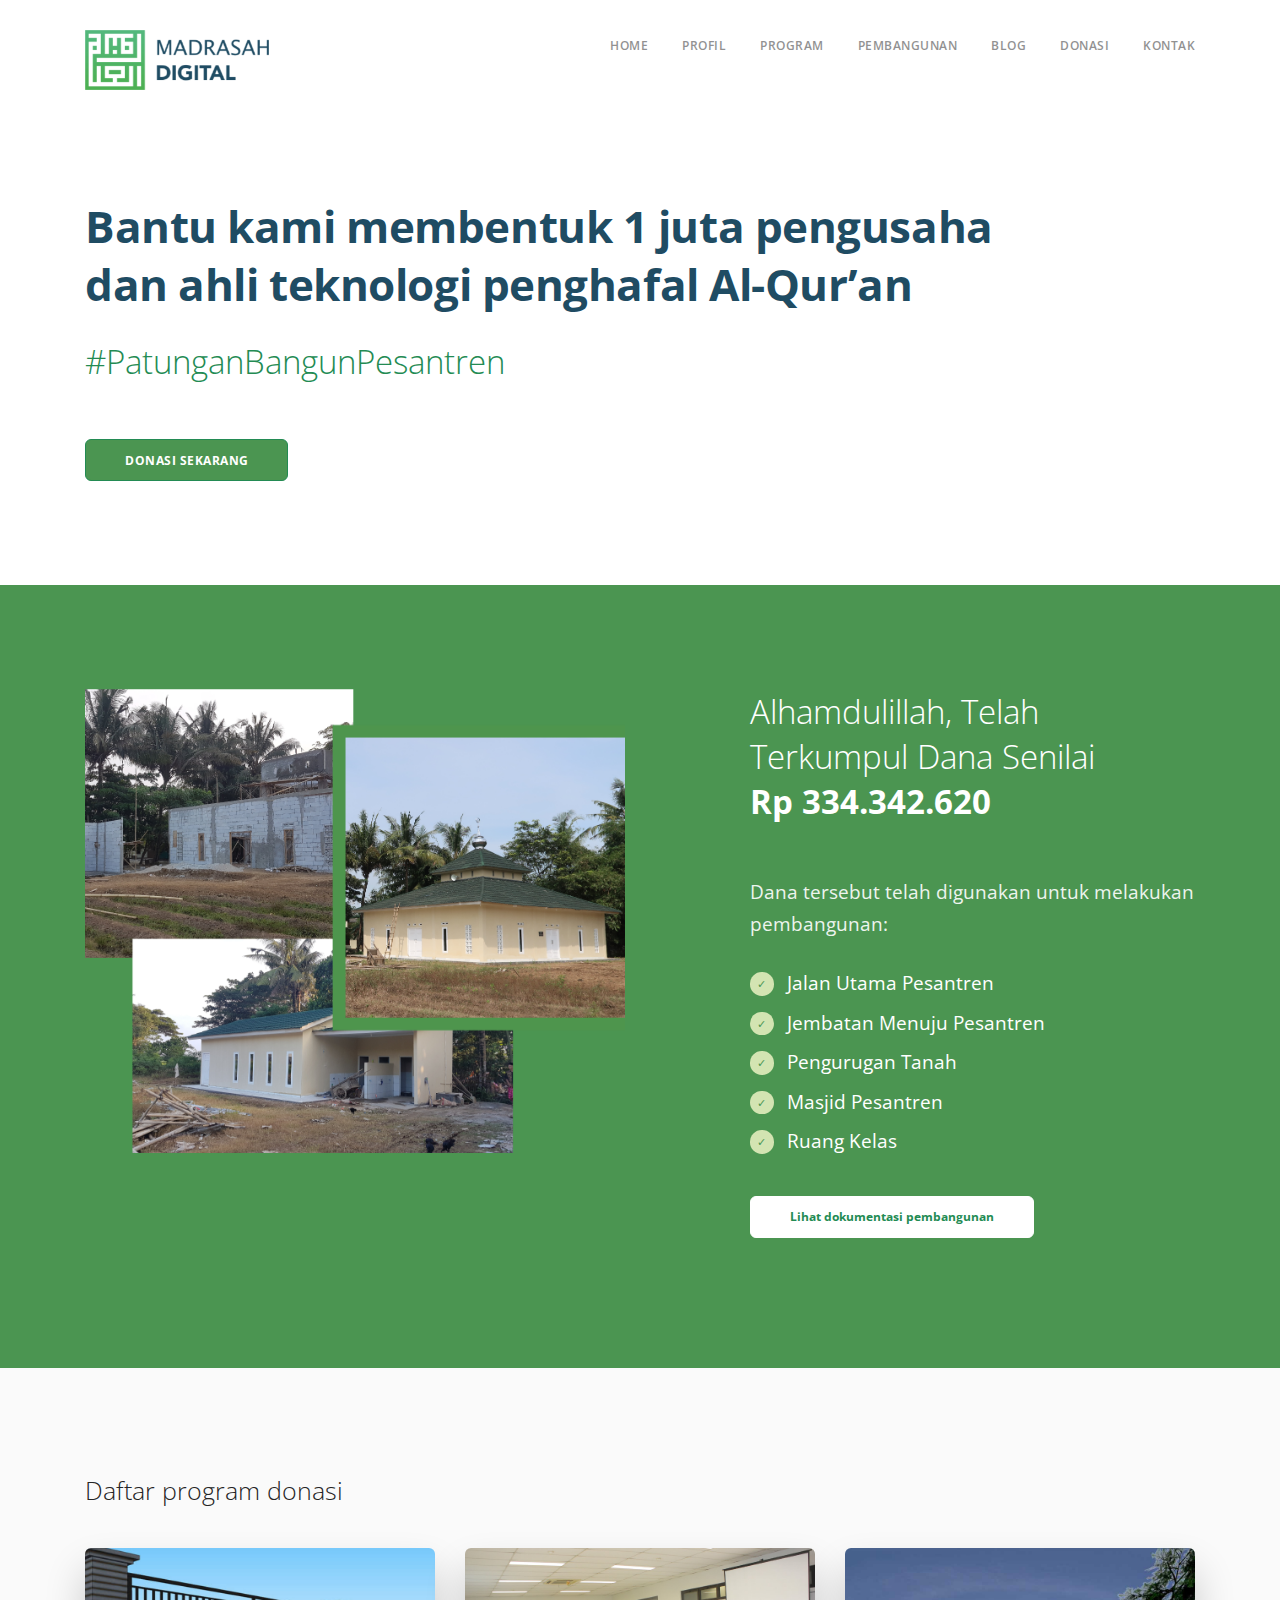
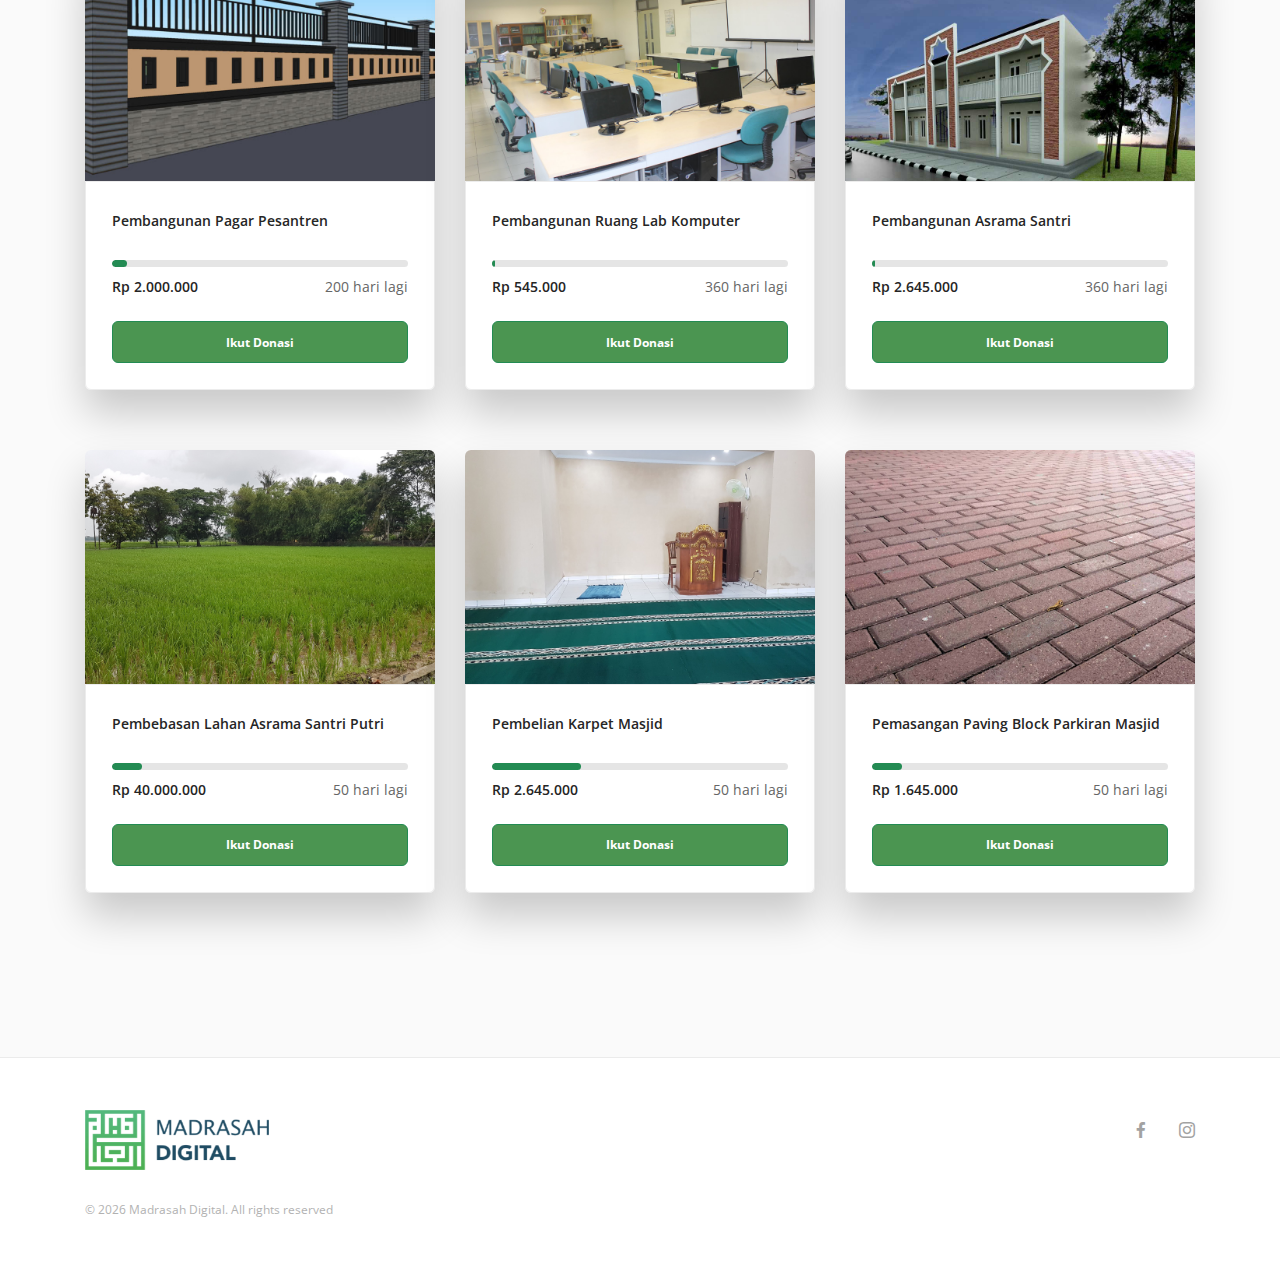
<file: donasi2/index.html>
<!doctype html>
<html lang="en">
    <head>
        <meta charset="utf-8">
        <title>Donasi Pesantren IT dan Tahfidz Madrasah Digital</title>

        <link rel="apple-touch-icon" sizes="57x57" href="../assets/img/icon/apple-icon-57x57.png">
        <link rel="apple-touch-icon" sizes="60x60" href="../assets/img/icon/apple-icon-60x60.png">
        <link rel="apple-touch-icon" sizes="72x72" href="../assets/img/icon/apple-icon-72x72.png">
        <link rel="apple-touch-icon" sizes="76x76" href="../assets/img/icon/apple-icon-76x76.png">
        <link rel="apple-touch-icon" sizes="114x114" href="../assets/img/icon/apple-icon-114x114.png">
        <link rel="apple-touch-icon" sizes="120x120" href="../assets/img/icon/apple-icon-120x120.png">
        <link rel="apple-touch-icon" sizes="144x144" href="../assets/img/icon/apple-icon-144x144.png">
        <link rel="apple-touch-icon" sizes="152x152" href="../assets/img/icon/apple-icon-152x152.png">
        <link rel="apple-touch-icon" sizes="180x180" href="../assets/img/icon/apple-icon-180x180.png">
        <link rel="icon" type="image/png" sizes="192x192"  href="../assets/img/icon/android-icon-192x192.png">
        <link rel="icon" type="image/png" sizes="32x32" href="../assets/img/icon/favicon-32x32.png">
        <link rel="icon" type="image/png" sizes="96x96" href="../assets/img/icon/favicon-96x96.png">
        <link rel="icon" type="image/png" sizes="16x16" href="../assets/img/icon/favicon-16x16.png">
        <link rel="manifest" href="../assets/img/icon/manifest.json">
        <meta name="msapplication-TileColor" content="#ffffff">
        <meta name="msapplication-TileImage" content="../assets/img/icon/ms-icon-144x144.png">
        <meta name="theme-color" content="#ffffff">

        <!-- META -->
        <link rel="canonical" href="https://www.madrasahdigital.id/">
        <meta property="og:locale" content="id_ID">
        <meta property="og:type" content="article">
        <meta property="og:title" content="Donasi Pesantren IT dan Tahfidz Madrasah Digital">
        <meta property="og:description" content="Bantu kami membentuk 1 juta pengusaha dan ahli teknologi penghafal Al-Qur’an">
        <meta property="og:url" content="">
        <meta property="og:site_name" content="https://www.madrasahdigital.id/">
        <meta property="article:publisher" content="https://www.facebook.com/madrasahdigital.id/">
        <meta property="og:image" content="../assets/images/og-image-madrasah.jpg">
        <meta property="og:image:width" content="1200">
        <meta property="og:image:height" content="627">

        <meta name="description" content="Bantu kami membentuk 1 juta pengusaha dan ahli teknologi penghafal Al-Qur’an">
        <meta property="description" content="Bantu kami membentuk 1 juta pengusaha dan ahli teknologi penghafal Al-Qur’an">
        <meta property="language" content="Indonesia">
        <meta property="revisit-after" content="7">
        <meta property="rating" content="general">

        <meta property="webcrawlers" content="all">
        <meta property="spiders" content="all">
        <meta property="robots" content="all">

        <meta name="viewport" content="width=device-width, initial-scale=1.0">
        <link href="../assets/css/stack-interface.css" rel="stylesheet" type="text/css" media="all">
        <link href="../assets/css/socicon.css" rel="stylesheet" type="text/css" media="all" />
        <link href="../assets/css/iconsmind.css" rel="stylesheet" type="text/css" media="all" />
        <link href="../assets/css/bootstrap.css" rel="stylesheet" type="text/css" media="all" />
        <link href="../assets/css/stack-interface.css" rel="stylesheet" type="text/css" media="all" />
        <link href="../assets/css/theme-greensea.css" rel="stylesheet" type="text/css" media="all" />
        <link href="../assets/css/custom.css" rel="stylesheet" type="text/css" media="all" />
        <link href="https://fonts.googleapis.com/css?family=Open+Sans:200,300,400,400i,500,600,700" rel="stylesheet">

        <!-- Global site tag (gtag.js) - Google Analytics -->
        <script async src="https://www.googletagmanager.com/gtag/js?id=UA-150147613-1"></script>
        <script>
          window.dataLayer = window.dataLayer || [];
          function gtag(){dataLayer.push(arguments);}
          gtag('js', new Date());

          gtag('config', 'UA-150147613-1');
        </script>

        <!-- Google Tag Manager -->
        <script>(function(w,d,s,l,i){w[l]=w[l]||[];w[l].push({'gtm.start':
        new Date().getTime(),event:'gtm.js'});var f=d.getElementsByTagName(s)[0],
        j=d.createElement(s),dl=l!='dataLayer'?'&l='+l:'';j.async=true;j.src=
        'https://www.googletagmanager.com/gtm.js?id='+i+dl;f.parentNode.insertBefore(j,f);
        })(window,document,'script','dataLayer','GTM-MRNHCFS');</script>
        <!-- End Google Tag Manager -->


    </head>
    <body data-smooth-scroll-offset="77">
        <!-- Google Tag Manager (noscript) -->
        <noscript><iframe src="https://www.googletagmanager.com/ns.html?id=GTM-MRNHCFS"
        height="0" width="0" style="display:none;visibility:hidden"></iframe></noscript>
        <!-- End Google Tag Manager (noscript) -->

        <div class="nav-container">
            <div class="via-1621924762966" via="via-1621924762966" vio="Navbar Madrasah Digital">
                <div class="bar bar--sm visible-xs">
                    <div class="container">
                        <div class="row">
                            <div class="col-3 col-md-2">
                                <a href="https://www.madrasahdigital.id/"> <img class="logo logo-dark" alt="logo" src="../assets/images/logo-madrasah-sm.png"> <img class="logo logo-light" alt="logo" src="../assets/img/logo-md.png"> </a>
                            </div>
                            <div class="col-9 col-md-10 text-right">
                                <a href="https://www.madrasahdigital.id/" class="hamburger-toggle" data-toggle-class="#menu1;hidden-xs hidden-sm"> <i class="icon icon--sm stack-interface stack-menu"></i> </a>
                            </div>
                        </div>
                    </div>
                </div>
                <nav id="menu1" class="bar bar-1 hidden-xs pb-2">
                    <div class="container">
                        <div class="row">
                            <div class="col-lg-1 col-md-2 hidden-xs">
                                <div class="bar__module">
                                    <a href="https://www.madrasahdigital.id/"> <img class="logo logo-dark logo-madrasah" alt="logo" src="../assets/images/logo-madrasah.png"> <img class="logo logo-light logo-madrasah" alt="logo" src="../assets/img/logo-md.png"> </a>
                                </div>
                            </div>
                            <div class="col-lg-11 col-md-12 text-right text-left-xs text-left-sm">
                                <div class="bar__module">
                                    <ul class="madrasah-menu menu-horizontal text-left">
                                        <li> <a href="https://www.madrasahdigital.id/">HOME<br></a> </li>
                                        <li> <a href="https://www.madrasahdigital.id/#about" class="btn-scroll-to">PROFIL<br></a> </li>
                                        <li> <a href="https://www.madrasahdigital.id/#program" class="btn-scroll-to">PROGRAM<br></a> </li>
                                        <!--<li> <a href="https://www.madrasahdigital.id/#produk" class="btn-scroll-to">PRODUK<br></a> </li>-->
                                        <li> <a href="https://photos.app.goo.gl/yVmxy7kV6UMGmF8V8" target="_blank">PEMBANGUNAN<br></a> </li>
                                        <li> <a href="https://medium.com/madrasah-digital" target="_blank">BLOG<br></a> </li>
                                        <li> <a href="https://kitabisa.com/patunganpesantren" target="_blank">DONASI<br></a> </li>
                                        <li> <a href="https://www.madrasahdigital.id/#contact" class="btn-scroll-to">KONTAK<br></a> </li>
                                    </ul>
                                </div>
                            </div>
                        </div>
                    </div>
                </nav>
            </div>
        </div>
        <div class="main-container">
            <section class="switchable switchable--switch">
                <div class="container">
                    <div class="row justify-content-between">
                        <div class="col-lg-10 col-md-10">
                            <div class="mt--0">
                                <h1 class="type--bold text--color-madrasah-dark"> Bantu kami membentuk 1 juta pengusaha dan ahli teknologi penghafal Al-Qur’an </h1>
                                <h2 class="mb-5 color--primary"> #PatunganBangunPesantren</h2>
                                <a class="btn btn--primary type--uppercase" href="#"> <span class="btn__text">
                            Donasi Sekarang</span> </a>
                            </div>
                        </div>

                    </div>
                </div>
            </section>

            <section class="feature-large switchable bg--primary bg--primary-madrasah switchable--switch">
                <div class="container">
                    <div class="row justify-content-between">
                        <div class="col-lg-6 col-md-6"> <img alt="Image" class="mb-5" src="../assets/images/pembangunan-dan-donasi.png"> </div>
                        <div class="col-lg-5 col-md-6">
                            <div class="heading-block">
                                <h2>Alhamdulillah, Telah Terkumpul Dana Senilai<br /> <span class="type--bold">Rp 334.342.620</span></h2>
                            </div>
                            <div class="text-block">
                                <p class="lead"> Dana tersebut telah digunakan untuk melakukan pembangunan: </p>
                                <ul class="lead">
                                    <li class="mb-2"><span class="checkmark check-madrasah-donasi"></span><span>Jalan Utama Pesantren</span></li>
                                    <li class="mb-2"><span class="checkmark check-madrasah-donasi"></span><span>Jembatan Menuju Pesantren</span></li>
                                    <li class="mb-2"><span class="checkmark check-madrasah-donasi"></span><span>Pengurugan Tanah</span></li>
                                    <li class="mb-2"><span class="checkmark check-madrasah-donasi"></span><span>Masjid Pesantren</span></li>
                                    <li class="mb-2"><span class="checkmark check-madrasah-donasi"></span><span>Ruang Kelas</span></li>
                                </ul>
                                <a class="btn btn--primary" href="https://photos.app.goo.gl/yVmxy7kV6UMGmF8V8" target="_blank"> <span class="btn__text">Lihat dokumentasi pembangunan</span> </a>
                            </div>
                        </div>
                    </div>
                </div>
            </section>

            <section class="bg--secondary">
                <div class="container">
                    <div class="row text-block">
                        <div class="col-md-12">
                            <h3>Daftar program donasi</h3>
                        </div>
                    </div>
                    <div class="row">
                        <!-- PROGRAM DONASI ITEM -->
                        <div class="col-md-4">
                            <article class="feature feature-1 border--round box-shadow-wide">
                                <a href="#" class="block"> <img alt="Image" src="../assets/images/donasi-pagar.jpg"> </a>
                                <div class="feature__body boxed boxed--border">
                                    <h5>Pembangunan Pagar Pesantren</h5> 

                                    <div class="progress-horizontal progress-madrasah progress-horizontal--sm mb-2">
                                      <div class="progress-horizontal__bar" data-value="5"></div>
                                    </div>
                                    <div class="row mb-4">
                                        <div class="col-6">
                                            <span class="progress-horizontal__label h5">Rp 2.000.000</span>
                                        </div>
                                        <div class="col-6 text-right">
                                            <span class="progress-horizontal__label text-right">200 hari lagi</span>
                                        </div>
                                    </div>

                                    <a class="btn btn--primary btn-block" href="#"> <span class="btn__text">Ikut Donasi</span> </a>
                                </div>
                            </article>
                        </div>
                        <!-- END: PROGRAM DONASI ITEM -->

                        <!-- PROGRAM DONASI ITEM -->
                        <div class="col-md-4">
                            <article class="feature feature-1 border--round box-shadow-wide">
                                <a href="#" class="block"> <img alt="Image" src="../assets/images/donasi-lab.jpg"> </a>
                                <div class="feature__body boxed boxed--border">
                                    <h5>Pembangunan Ruang Lab Komputer</h5> 

                                    <div class="progress-horizontal progress-madrasah progress-horizontal--sm mb-2">
                                      <div class="progress-horizontal__bar" data-value="1"></div>
                                    </div>
                                    <div class="row mb-4">
                                        <div class="col-6">
                                            <span class="progress-horizontal__label h5">Rp 545.000</span>
                                        </div>
                                        <div class="col-6 text-right">
                                            <span class="progress-horizontal__label text-right">360 hari lagi</span>
                                        </div>
                                    </div>

                                    <a class="btn btn--primary btn-block" href="#"> <span class="btn__text">Ikut Donasi</span> </a>
                                </div>
                            </article>
                        </div>
                        <!-- END: PROGRAM DONASI ITEM -->

                        <!-- PROGRAM DONASI ITEM -->
                        <div class="col-md-4">
                            <article class="feature feature-1 border--round box-shadow-wide">
                                <a href="#" class="block"> <img alt="Image" src="../assets/images/donasi-asrama.jpg"> </a>
                                <div class="feature__body boxed boxed--border">
                                    <h5>Pembangunan Asrama Santri</h5> 

                                    <div class="progress-horizontal progress-madrasah progress-horizontal--sm mb-2">
                                      <div class="progress-horizontal__bar" data-value="1"></div>
                                    </div>
                                    <div class="row mb-4">
                                        <div class="col-6">
                                            <span class="progress-horizontal__label h5">Rp 2.645.000</span>
                                        </div>
                                        <div class="col-6 text-right">
                                            <span class="progress-horizontal__label text-right">360 hari lagi</span>
                                        </div>
                                    </div>

                                    <a class="btn btn--primary btn-block" href="#"> <span class="btn__text">Ikut Donasi</span> </a>
                                </div>
                            </article>
                        </div>
                        <!-- END: PROGRAM DONASI ITEM -->

                        <!-- PROGRAM DONASI ITEM -->
                        <div class="col-md-4">
                            <article class="feature feature-1 border--round box-shadow-wide">
                                <a href="#" class="block"> <img alt="Image" src="../assets/images/donasi-lahan.jpg"> </a>
                                <div class="feature__body boxed boxed--border">
                                    <h5>Pembebasan Lahan Asrama Santri Putri</h5> 

                                    <div class="progress-horizontal progress-madrasah progress-horizontal--sm mb-2">
                                      <div class="progress-horizontal__bar" data-value="10"></div>
                                    </div>
                                    <div class="row mb-4">
                                        <div class="col-6">
                                            <span class="progress-horizontal__label h5">Rp 40.000.000</span>
                                        </div>
                                        <div class="col-6 text-right">
                                            <span class="progress-horizontal__label text-right">50 hari lagi</span>
                                        </div>
                                    </div>

                                    <a class="btn btn--primary btn-block" href="#"> <span class="btn__text">Ikut Donasi</span> </a>
                                </div>
                            </article>
                        </div>
                        <!-- END: PROGRAM DONASI ITEM -->

                        <!-- PROGRAM DONASI ITEM -->
                        <div class="col-md-4">
                            <article class="feature feature-1 border--round box-shadow-wide">
                                <a href="#" class="block"> <img alt="Image" src="../assets/images/donasi-karpet.jpg"> </a>
                                <div class="feature__body boxed boxed--border">
                                    <h5>Pembelian Karpet Masjid</h5> 

                                    <div class="progress-horizontal progress-madrasah progress-horizontal--sm mb-2">
                                      <div class="progress-horizontal__bar" data-value="30"></div>
                                    </div>
                                    <div class="row mb-4">
                                        <div class="col-6">
                                            <span class="progress-horizontal__label h5">Rp 2.645.000</span>
                                        </div>
                                        <div class="col-6 text-right">
                                            <span class="progress-horizontal__label text-right">50 hari lagi</span>
                                        </div>
                                    </div>

                                    <a class="btn btn--primary btn-block" href="#"> <span class="btn__text">Ikut Donasi</span> </a>
                                </div>
                            </article>
                        </div>
                        <!-- END: PROGRAM DONASI ITEM -->

                        <!-- PROGRAM DONASI ITEM -->
                        <div class="col-md-4">
                            <article class="feature feature-1 border--round box-shadow-wide">
                                <a href="#" class="block"> <img alt="Image" src="../assets/images/donasi-paving.jpg"> </a>
                                <div class="feature__body boxed boxed--border">
                                    <h5>Pemasangan Paving Block Parkiran Masjid</h5> 

                                    <div class="progress-horizontal progress-madrasah progress-horizontal--sm mb-2">
                                      <div class="progress-horizontal__bar" data-value="10"></div>
                                    </div>
                                    <div class="row mb-4">
                                        <div class="col-6">
                                            <span class="progress-horizontal__label h5">Rp 1.645.000</span>
                                        </div>
                                        <div class="col-6 text-right">
                                            <span class="progress-horizontal__label text-right">50 hari lagi</span>
                                        </div>
                                    </div>

                                    <a class="btn btn--primary btn-block" href="#"> <span class="btn__text">Ikut Donasi</span> </a>
                                </div>
                            </article>
                        </div>
                        <!-- END: PROGRAM DONASI ITEM -->
                    </div>
                </div>
            </section>
                
            <footer class="footer-3 text-center-xs space--xs">
                <div class="container">
                    <div class="row">
                        <div class="col-sm-6"> <img alt="Image" class="logo logo-madrasah" src="../assets/images/logo-madrasah.png">
                            <!--<ul class="list-inline list--hover">
                                <li> <a href="#"><span class="type--fine-print">Get Started</span></a> </li>
                                <li> <a href="#"><span class="type--fine-print">help@stack.io</span></a> </li>
                            </ul>-->
                        </div>
                        <div class="col-sm-6 text-right text-center visible-xs">
                            <ul class="social-list list-inline list--hover">
                                <!--<li><a href="#"><i class="socicon socicon-google icon icon--xs"></i></a></li>
                                <li><a href="#"><i class="socicon socicon-twitter icon icon--xs"></i></a></li>-->
                                <li><a href="https://www.facebook.com/madrasahdigital.id" target="_blank"><i class="socicon socicon-facebook icon icon--xs"></i></a></li>
                                <li><a href="https://www.instagram.com/madrasahdigital/" target="_blank"><i class="socicon socicon-instagram icon icon--xs"></i></a></li>
                            </ul>
                        </div>
                        <div class="col-sm-6 text-right text-right hidden-xs">
                            <ul class="social-list list-inline list--hover">
                                <!--<li><a href="#"><i class="socicon socicon-google icon icon--xs"></i></a></li>
                                <li><a href="#"><i class="socicon socicon-twitter icon icon--xs"></i></a></li>-->
                                <li><a href="https://www.facebook.com/madrasahdigital.id" target="_blank"><i class="socicon socicon-facebook icon icon--xs"></i></a></li>
                                <li><a href="https://www.instagram.com/madrasahdigital/" target="_blank"><i class="socicon socicon-instagram icon icon--xs"></i></a></li>
                            </ul>
                        </div>
                    </div>
                    <div class="row">
                        <div class="col-sm-6"> <span class="type--fine-print">© <span class="update-year"></span> Madrasah Digital. All rights reserved</span> <!--<a class="type--fine-print" href="#">Privacy Policy</a> <a class="type--fine-print" href="#">Legal</a> --></div>
                    </div>
                </div>
            </footer>
        </div>
        <script src="../assets/js/jquery-3.1.1.min.js"></script>
        <script src="../assets/js/parallax.js"></script>
        <script src="../assets/js/smooth-scroll.min.js"></script>
        <script src="../assets/js/scripts.js"></script>

        <script>
        $( ".btn-scroll-to" ).click(function() {
            var target = $(this).attr("href");
            
            $('html, body').animate({
                scrollTop: ($(target).first().offset().top)
            },500);
        });
        </script>

    </body>

</html>
</file>
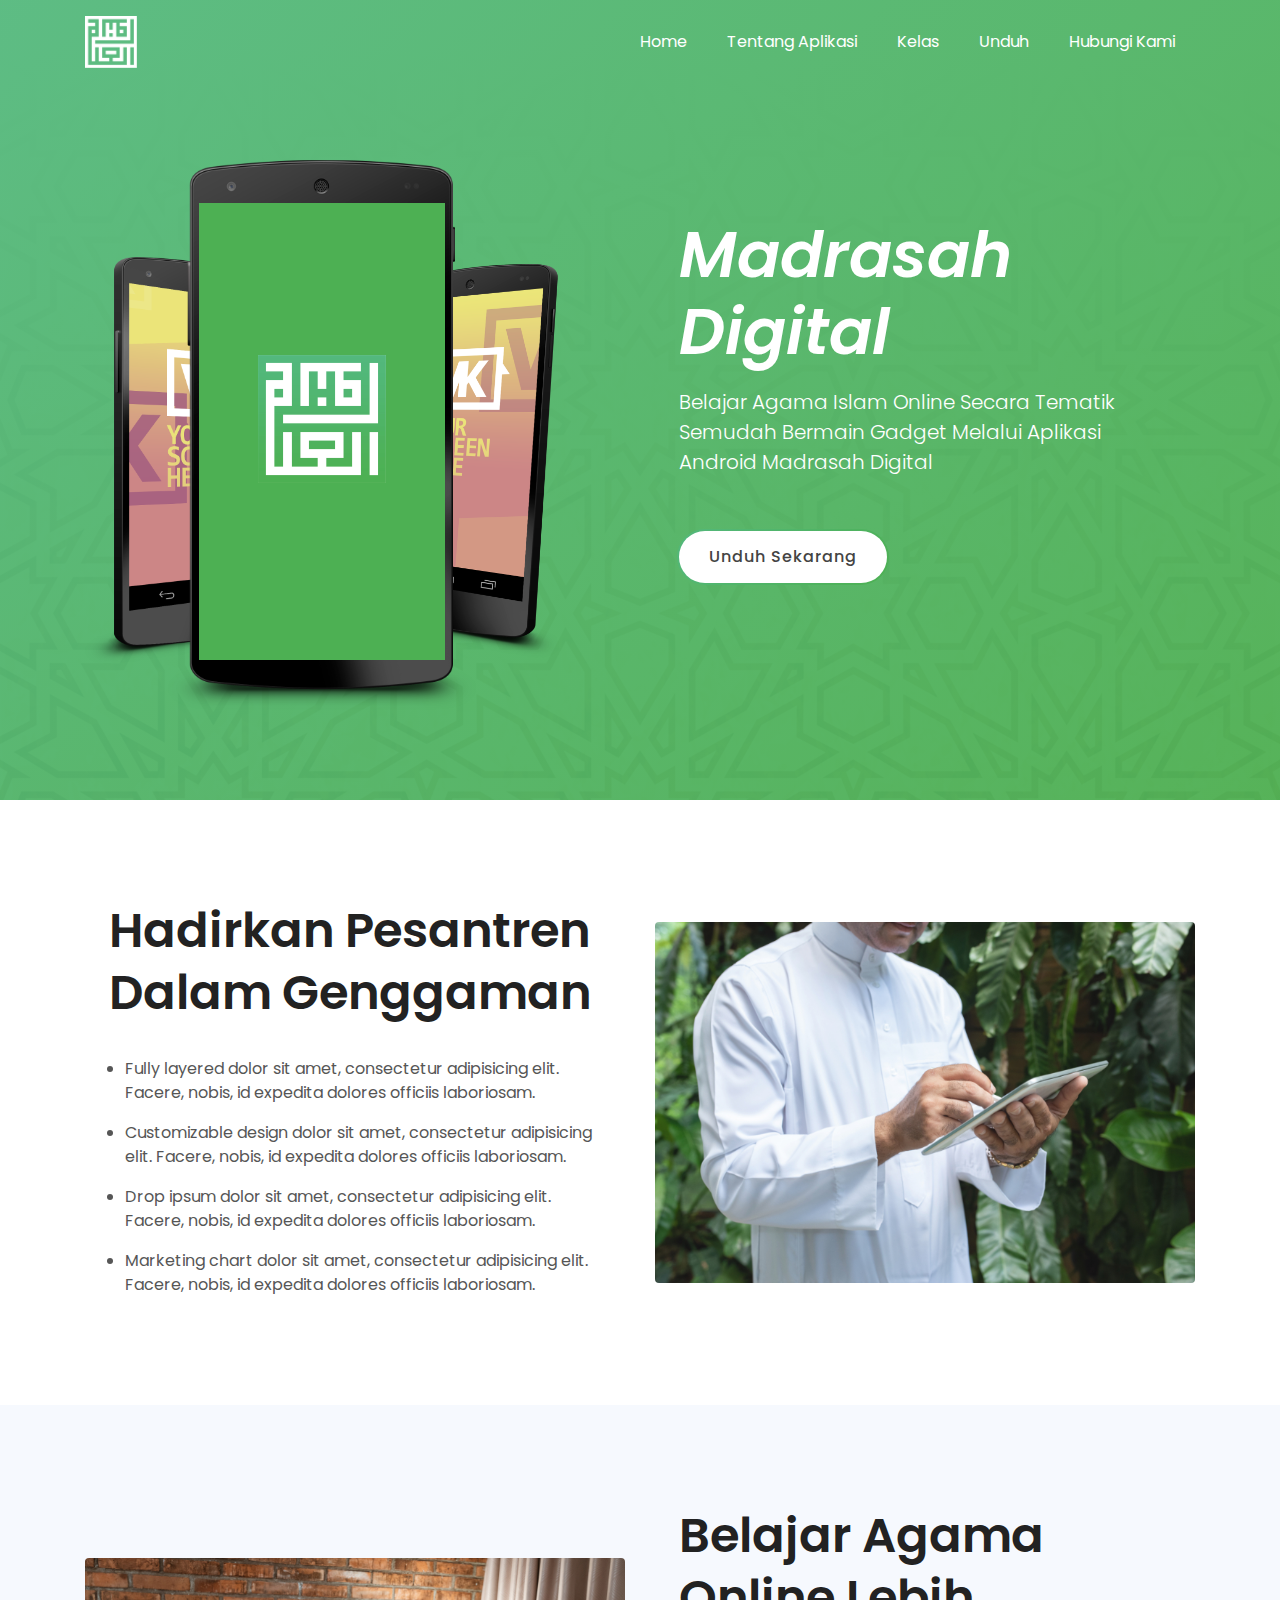
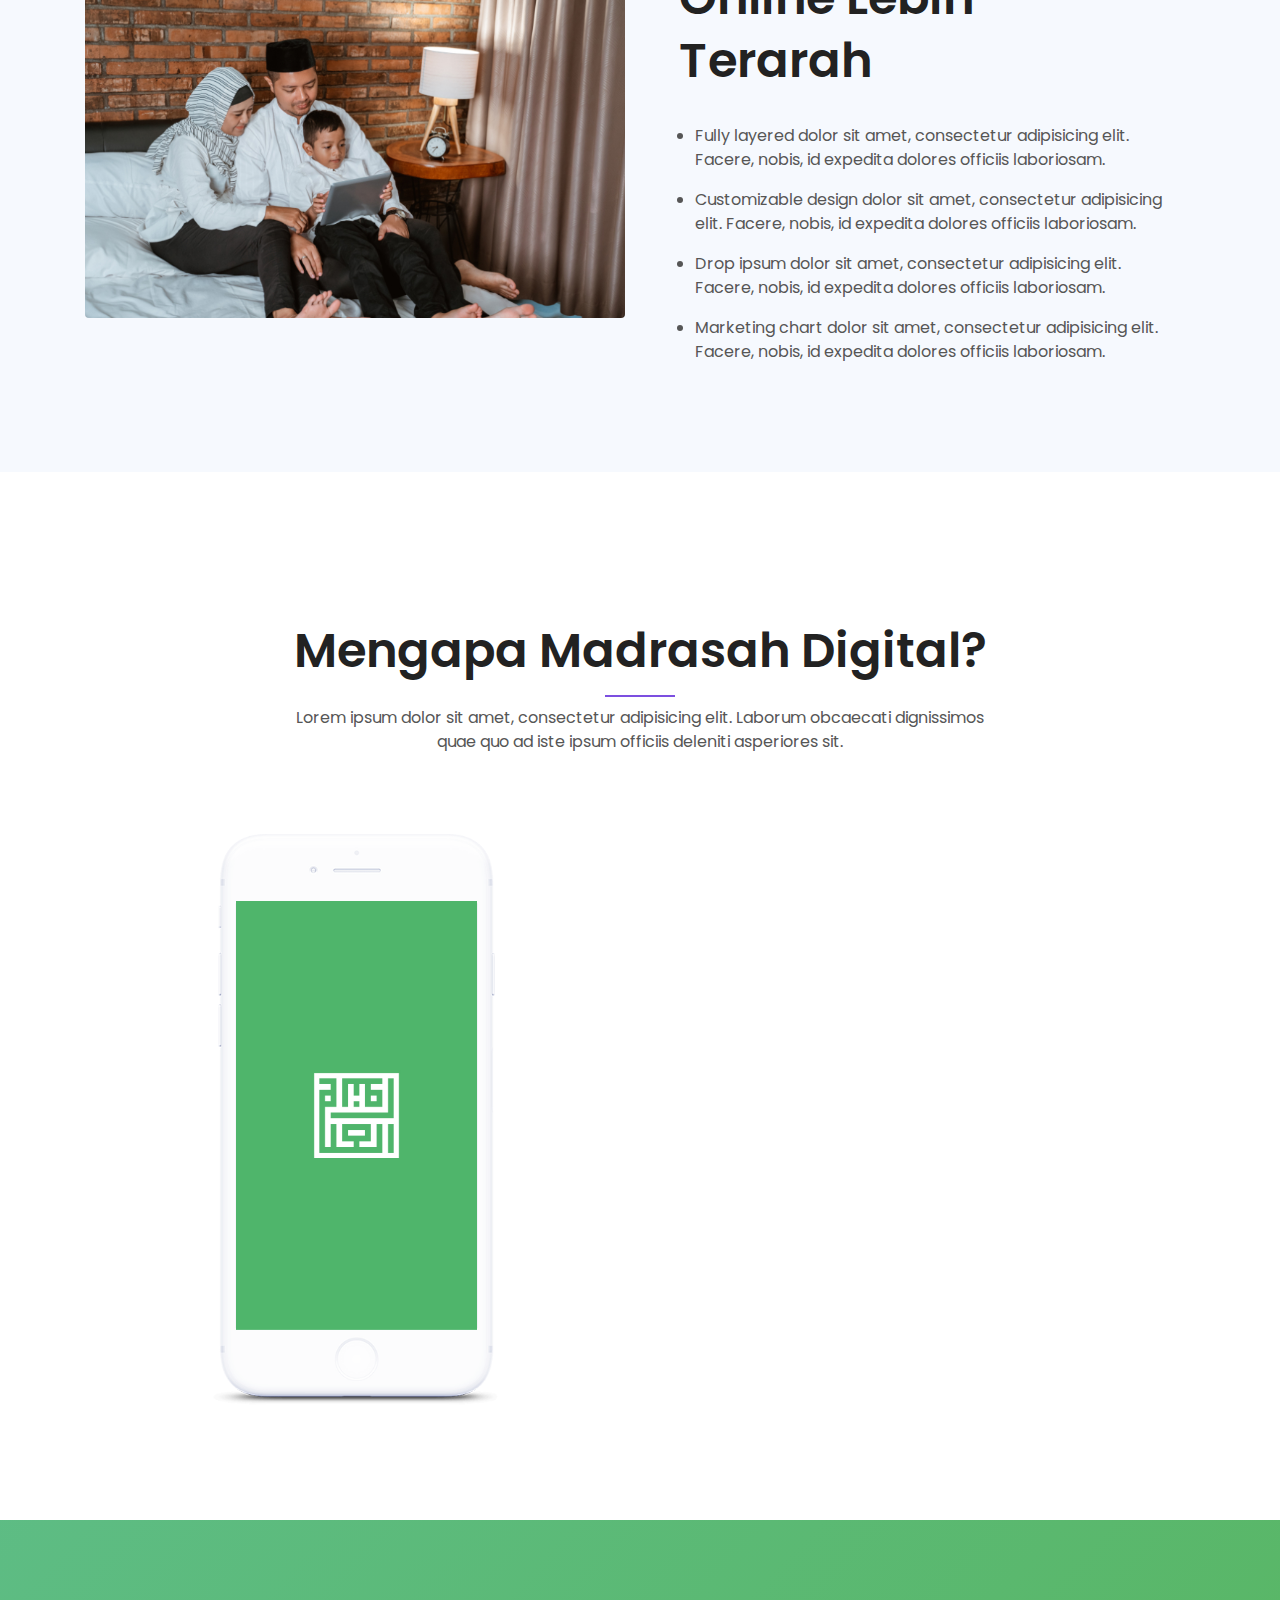
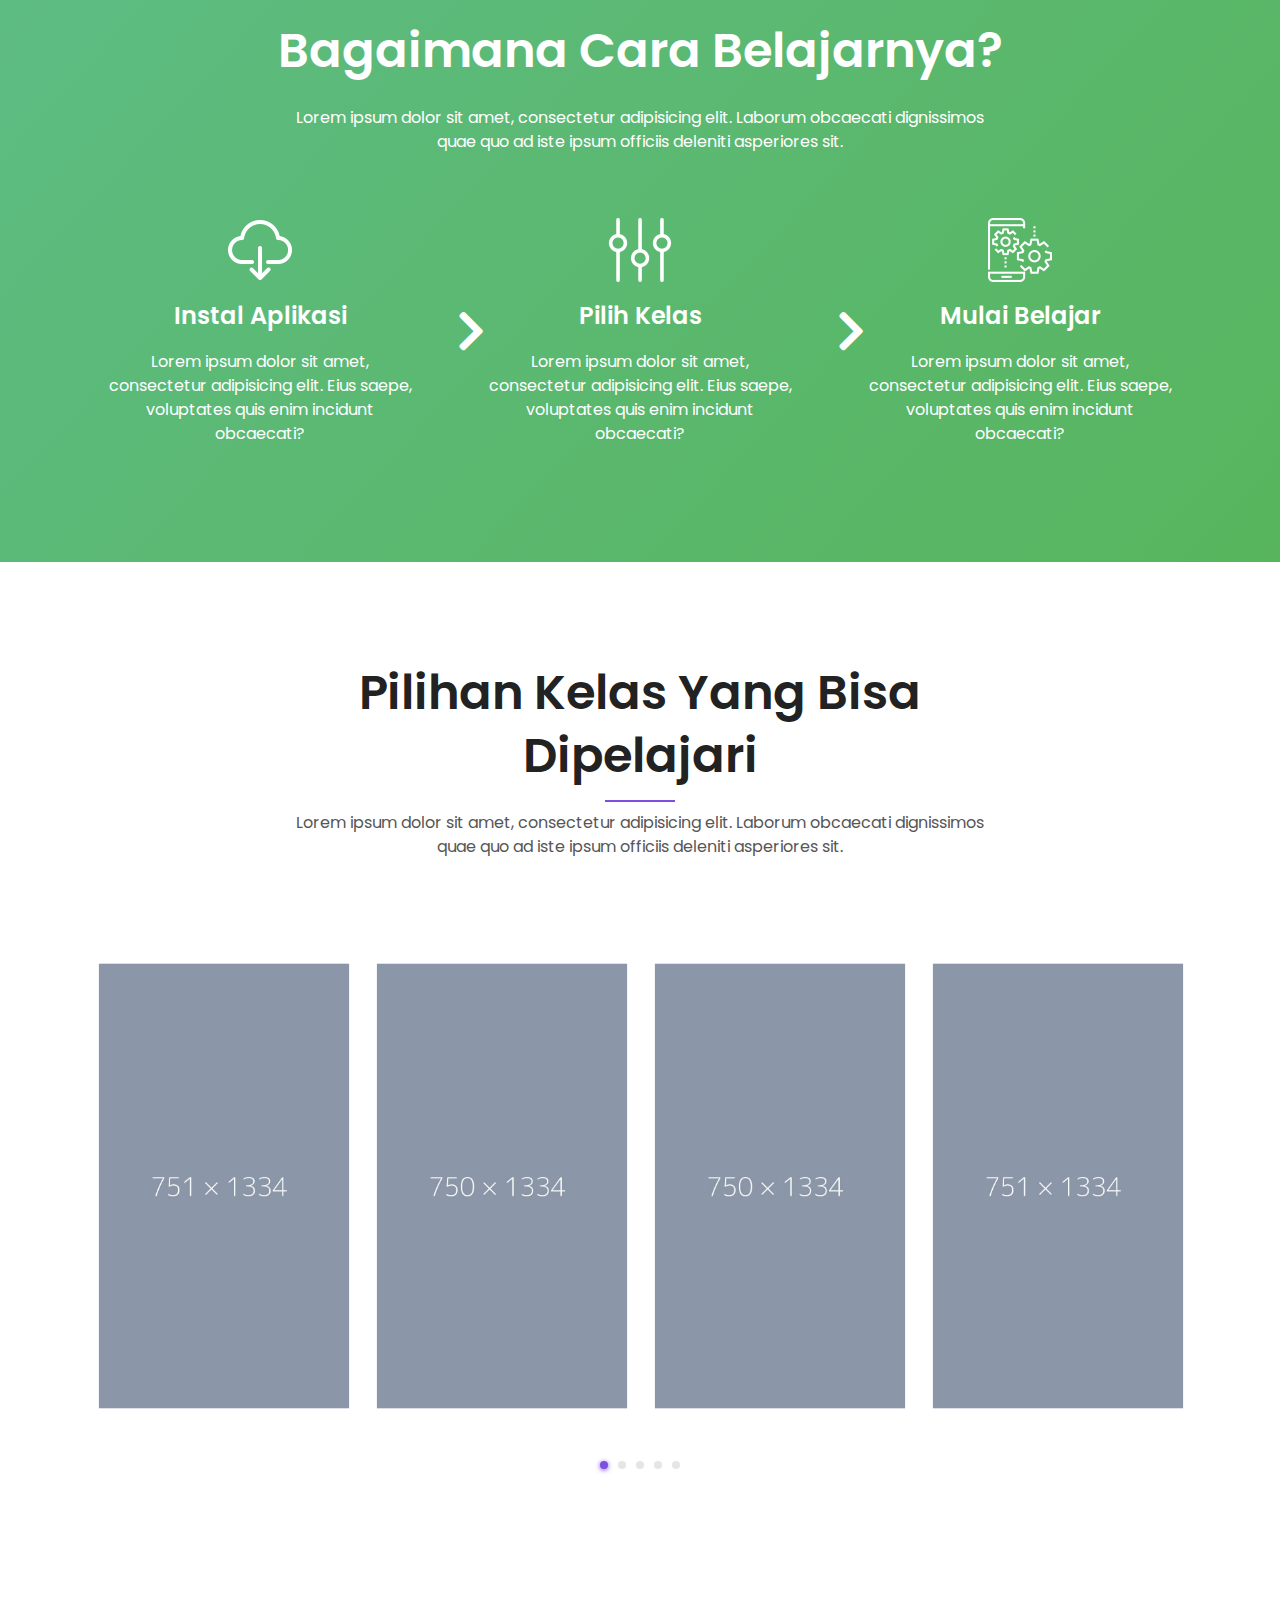
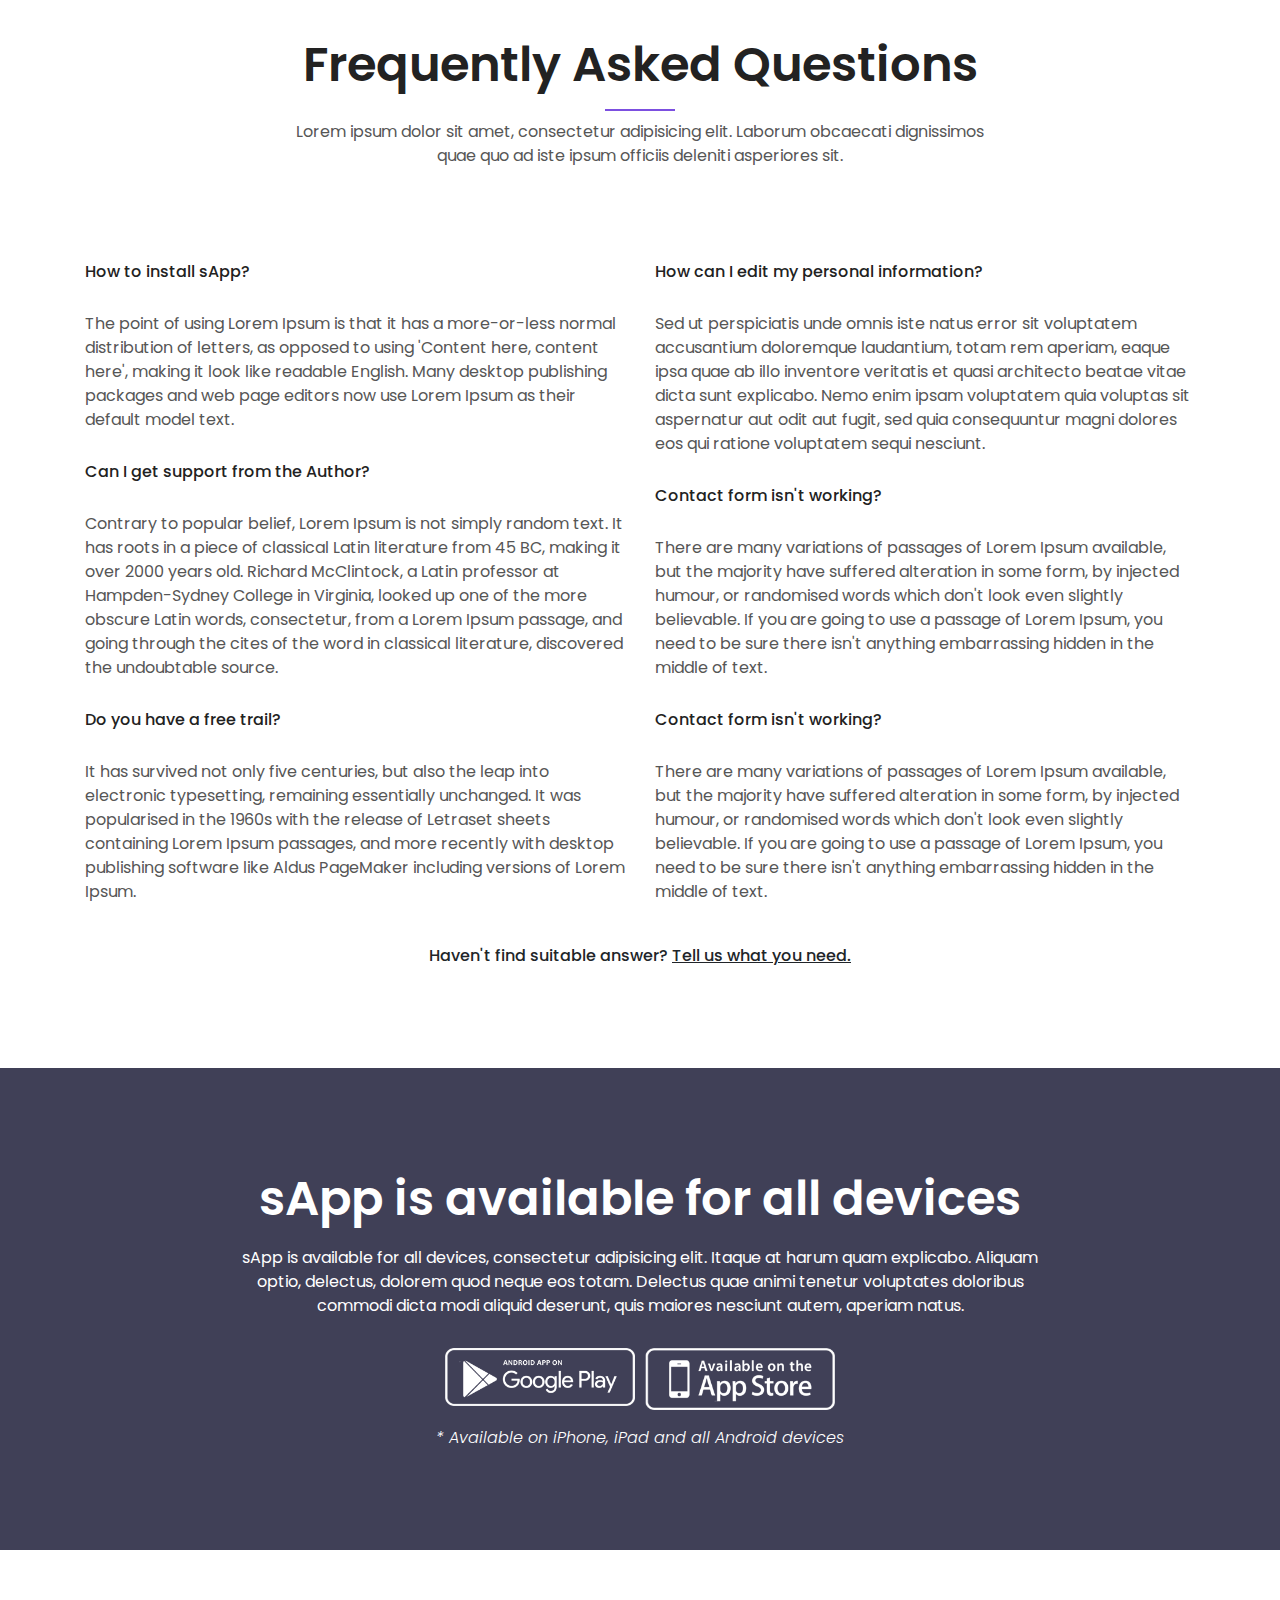
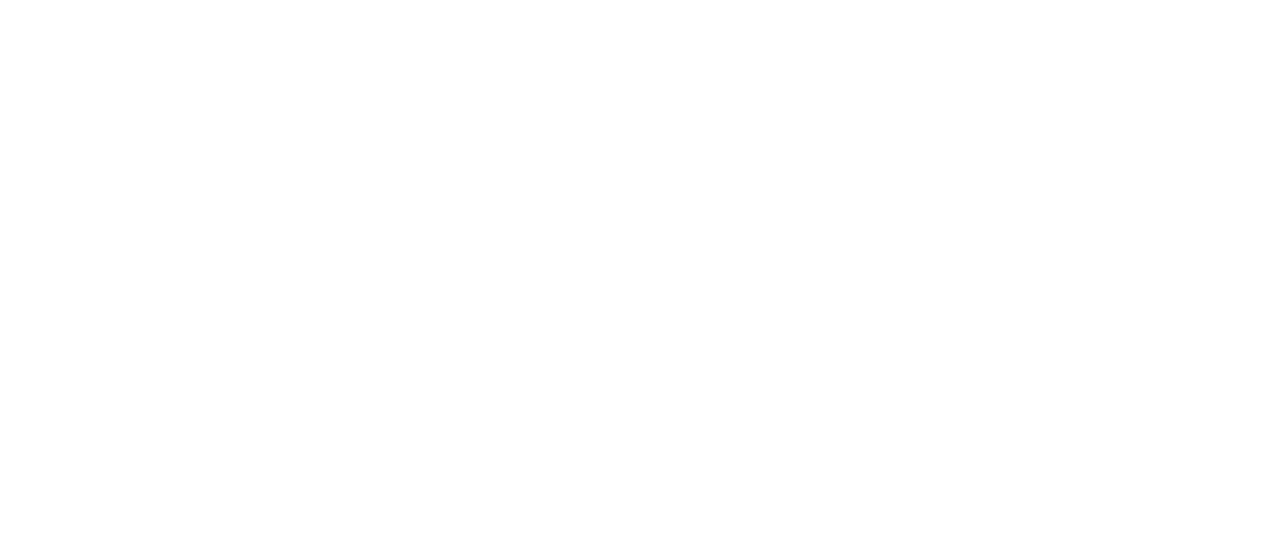
<file: gajadi/index.html>
<!doctype html>
<html class="no-js" lang="en">

<head>
    <meta charset="UTF-8">
    <meta name="description" content="">
    <meta http-equiv="X-UA-Compatible" content="IE=edge">
    <meta name="viewport" content="width=device-width, initial-scale=1, shrink-to-fit=no">
    <!-- The above 4 meta tags *must* come first in the head; any other head content must come *after* these tags -->

    <!-- Title  -->
    <title>Madrasah Digital, Belajar Islam Secara Online dengan Kurikulum</title>

    <!-- Favicon  -->
    <link rel="apple-touch-icon" sizes="57x57" href="assets/img/icon/apple-icon-57x57.png">
    <link rel="apple-touch-icon" sizes="60x60" href="assets/img/icon/apple-icon-60x60.png">
    <link rel="apple-touch-icon" sizes="72x72" href="assets/img/icon/apple-icon-72x72.png">
    <link rel="apple-touch-icon" sizes="76x76" href="assets/img/icon/apple-icon-76x76.png">
    <link rel="apple-touch-icon" sizes="114x114" href="assets/img/icon/apple-icon-114x114.png">
    <link rel="apple-touch-icon" sizes="120x120" href="assets/img/icon/apple-icon-120x120.png">
    <link rel="apple-touch-icon" sizes="144x144" href="assets/img/icon/apple-icon-144x144.png">
    <link rel="apple-touch-icon" sizes="152x152" href="assets/img/icon/apple-icon-152x152.png">
    <link rel="apple-touch-icon" sizes="180x180" href="assets/img/icon/apple-icon-180x180.png">
    <link rel="icon" type="image/png" sizes="192x192"  href="assets/img/icon/android-icon-192x192.png">
    <link rel="icon" type="image/png" sizes="32x32" href="assets/img/icon/favicon-32x32.png">
    <link rel="icon" type="image/png" sizes="96x96" href="assets/img/icon/favicon-96x96.png">
    <link rel="icon" type="image/png" sizes="16x16" href="assets/img/icon/favicon-16x16.png">
    <link rel="manifest" href="assets/img/icon/manifest.json">
    <meta name="msapplication-TileColor" content="#ffffff">
    <meta name="msapplication-TileImage" content="assets/img/icon/ms-icon-144x144.png">
    <meta name="theme-color" content="#ffffff">

    <!-- ***** All CSS Files ***** -->

    <!-- Style css -->
    <link rel="stylesheet" href="assets/css/style.css">

</head>

<body class="homepage-4">
    <!--====== Scroll To Top Area Start ======-->
    <div id="scrollUp" title="Scroll To Top">
        <i class="fas fa-arrow-up"></i>
    </div>
    <!--====== Scroll To Top Area End ======-->

    <div class="main">
        <!-- ***** Header Start ***** -->
        <header class="navbar navbar-sticky navbar-expand-lg navbar-dark">
            <div class="container position-relative">
                <a class="navbar-brand" href="index.html">
                    <img class="navbar-brand-regular" src="assets/img/logo/logo-md-white.png" alt="brand-logo">
                    <img class="navbar-brand-sticky" src="assets/img/logo/logo-md-green.png" alt="sticky brand-logo">
                </a>
                <button class="navbar-toggler d-lg-none" type="button" data-toggle="navbarToggler" aria-label="Toggle navigation">
                    <span class="navbar-toggler-icon"></span>
                </button>

                <div class="navbar-inner">
                    <!--  Mobile Menu Toggler -->
                    <button class="navbar-toggler d-lg-none" type="button" data-toggle="navbarToggler" aria-label="Toggle navigation">
                        <span class="navbar-toggler-icon"></span>
                    </button>
                    <nav>
                        <ul class="navbar-nav" id="navbar-nav">
                            <li class="nav-item">
                                <a class="nav-link scroll" href="#features">Home</a>
                            </li>
                            <li class="nav-item">
                                <a class="nav-link scroll" href="#pricing">Tentang Aplikasi</a>
                            </li>
                            <li class="nav-item">
                                <a class="nav-link scroll" href="#pricing">Kelas</a>
                            </li>
                            <li class="nav-item">
                                <a class="nav-link scroll" href="#pricing">Unduh</a>
                            </li>
                            <li class="nav-item">
                                <a class="nav-link scroll" href="#contact">Hubungi Kami</a>
                            </li>
                        </ul>
                    </nav>
                </div>
            </div>
        </header>
        <!-- ***** Header End ***** -->

        <!-- ***** Welcome Area Start ***** -->
        <section id="home" class="section welcome-area bg-overlay overflow-hidden d-flex align-items-center">
            <div class="container">
                <div class="row align-items-center">
                    <div class="col-12 col-md-6 order-2 order-md-1">
                        <!-- Welcome Thumb -->
                        <div class="welcome-thumb mx-auto">
                            <img src="assets/img/welcome/sample-jumbotron.png" alt="">
                        </div>
                    </div>
                    <!-- Welcome Intro Start -->
                    <div class="col-12 col-md-6 order-1 order-md-2">
                        <div class="welcome-intro px-0 px-lg-4">
                            <h1 class="text-white font-italic mb-2 mb-md-3">Madrasah Digital</h1>
                            <h3 class="text-white lead text-capitalize">Belajar Agama Islam Online Secara Tematik Semudah Bermain Gadget Melalui Aplikasi Android Madrasah Digital</h3>
                            <!--<p class="text-white mt-3 mb-4">Lorem ipsum dolor sit amet, consectetur adipisicing elit. Impedit nihil tenetur minus quidem est deserunt molestias accusamus harum ullam tempore debitis et, expedita, repellat delectus aspernatur neque itaque qui quod.</p>-->
                            <!-- Store Buttons -->
                            <div class="button-group store-buttons d-flex">
                                <a href="#" class="btn sApp-btn mt-4">Unduh Sekarang</a>
                                <!--<a href="#">
                                    <img src="assets/img/icon/google-play.png" alt="">
                                </a>-->
                                <!--<a href="#">
                                    <img src="assets/img/icon/app-store.png" alt="">
                                </a>-->
                            </div>
                            <!--<span class="d-inline-block text-white fw-3 font-italic mt-3">* Available on iPhone, iPad and all Android devices</span>-->
                        </div>
                    </div>
                </div>
            </div>
        </section>
        <!-- ***** Welcome Area End ***** -->

        <!-- ***** Service Area Start ***** -->
        <section class="section service-area overflow-hidden ptb_100">
            <div class="container">
                <div class="row justify-content-center align-items-center">
                    <div class="col-12 col-lg-6 order-2 order-lg-1">
                        <!-- Service Text -->
                        <div class="service-text pt-5 pt-lg-0 px-0 px-lg-4">
                            <h2 class="text-capitalize mb-4">Hadirkan Pesantren dalam Genggaman</h2>
                            <!-- Service List -->
                            <ul class="service-list style-two">
                                <!-- Single Service -->
                                <li class="single-service py-2">
                                    <div class="service-text">
                                        <p>Fully layered dolor sit amet, consectetur adipisicing elit. Facere, nobis, id expedita dolores officiis laboriosam.</p>
                                    </div>
                                </li>
                                <!-- Single Service -->
                                <li class="single-service py-2">
                                    <div class="service-text">
                                        <p>Customizable design dolor sit amet, consectetur adipisicing elit. Facere, nobis, id expedita dolores officiis laboriosam.</p>
                                    </div>
                                </li>
                                <!-- Single Service -->
                                <li class="single-service py-2">
                                    <div class="service-text">
                                        <p>Drop ipsum dolor sit amet, consectetur adipisicing elit. Facere, nobis, id expedita dolores officiis laboriosam.</p>
                                    </div>
                                </li>
                                <!-- Single Service -->
                                <li class="single-service py-2">
                                    <div class="service-text">
                                        <p>Marketing chart dolor sit amet, consectetur adipisicing elit. Facere, nobis, id expedita dolores officiis laboriosam.</p>
                                    </div>
                                </li>
                            </ul>
                        </div>
                    </div>
                    <div class="col-12 col-md-8 col-lg-6 order-1 order-lg-2">
                        <!-- Service Thumb -->
                        <div class="service-thumb mx-auto">
                            <img src="assets/img/home/gambar-1.jpg" alt="" class="rounded">
                        </div>
                    </div>
                </div>
            </div>
        </section>
        <!-- ***** Service Area End ***** -->

        <!-- ***** Discover Area Start ***** -->
        <section class="section discover-area bg-gray overflow-hidden ptb_100">
            <div class="container">
                <div class="row justify-content-center align-items-center">
                    <div class="col-12 col-md-8 col-lg-6 order-2 order-lg-1">
                        <!-- Discover Thumb -->
                        <div class="service-thumb discover-thumb mx-auto text-center pt-5 pt-lg-0">
                            <img src="assets/img/home/gambar-2.jpg" alt="" class="rounded">
                        </div>
                    </div>
                    <div class="col-12 col-lg-6 order-1 order-lg-2">
                        <!-- Discover Text -->
                        <div class="discover-text pt-4 pt-lg-0 px-0 px-lg-4">
                            <h2 class="pb-4">Belajar Agama Online Lebih Terarah</h2>
                            <!-- Service List -->
                            <ul class="service-list style-two">
                                <!-- Single Service -->
                                <li class="single-service py-2">
                                    <div class="service-text">
                                        <p>Fully layered dolor sit amet, consectetur adipisicing elit. Facere, nobis, id expedita dolores officiis laboriosam.</p>
                                    </div>
                                </li>
                                <!-- Single Service -->
                                <li class="single-service py-2">
                                    <div class="service-text">
                                        <p>Customizable design dolor sit amet, consectetur adipisicing elit. Facere, nobis, id expedita dolores officiis laboriosam.</p>
                                    </div>
                                </li>
                                <!-- Single Service -->
                                <li class="single-service py-2">
                                    <div class="service-text">
                                        <p>Drop ipsum dolor sit amet, consectetur adipisicing elit. Facere, nobis, id expedita dolores officiis laboriosam.</p>
                                    </div>
                                </li>
                                <!-- Single Service -->
                                <li class="single-service py-2">
                                    <div class="service-text">
                                        <p>Marketing chart dolor sit amet, consectetur adipisicing elit. Facere, nobis, id expedita dolores officiis laboriosam.</p>
                                    </div>
                                </li>
                            </ul>
                        </div>
                    </div>
                </div>
            </div>
        </section>
        <!-- ***** Discover Area End ***** -->

        <!-- ***** Features Area Start ***** -->
        <section id="features" class="section features-area overflow-hidden mt-5 ptb_100">
            <div class="container">
                <div class="row justify-content-center">
                    <div class="col-12 col-md-10 col-lg-8">
                        <!-- Section Heading -->
                        <div class="section-heading text-center">
                            <h2>Mengapa Madrasah Digital?</h2>
                            <p class="d-none d-sm-block mt-4">Lorem ipsum dolor sit amet, consectetur adipisicing elit. Laborum obcaecati dignissimos quae quo ad iste ipsum officiis deleniti asperiores sit.</p>
                            <p class="d-block d-sm-none mt-4">Lorem ipsum dolor sit amet, consectetur adipisicing elit. Laborum obcaecati.</p>
                        </div>
                    </div>
                </div>
                <div class="row">
                    <div class="col-12 col-md-6">
                        <div class="features-slider-wrapper overflow-hidden">
                            <!-- Work Slider -->
                            <ul class="features-slider owl-carousel">
                                <li class="slide-item">
                                    <img src="assets/img/home/mockup-1.jpg" alt="">
                                </li>
                                <li class="slide-item">
                                    <img src="assets/img/home/mockup-2.jpg" alt="">
                                </li>
                                <li class="slide-item">
                                    <img src="assets/img/home/mockup-3.jpg" alt="">
                                </li>
                                <li class="slide-item">
                                    <img src="assets/img/home/mockup-4.jpg" alt="">
                                </li>
                            </ul>
                        </div>
                    </div>
                    <div class="col-12 col-md-6 pt-4 pt-md-0">
                        <ul class="features-item">
                            <li>
                                <!-- Image Box -->
                                <div class="image-box media icon-1 px-1 py-3 py-md-4 wow fadeInRight" data-aos-duration="2s" data-wow-delay="0.2s">
                                    <!-- Featured Image -->
                                    <div class="featured-img mr-3">
                                        <img class="avatar-sm" src="assets/img/icon/featured-img/layers.png" alt="">
                                    </div>
                                    <!-- Icon Text -->
                                    <div class="icon-text media-body align-self-center align-self-md-start">
                                        <h3 class="mb-2">Fully functional</h3>
                                        <p>Lorem ipsum dolor sit amet, consectetur adipisicing elit. Veritatis culpa expedita dignissimos.</p>
                                    </div>
                                </div>
                            </li>
                            <li>
                                <!-- Image Box -->
                                <div class="image-box media icon-2 px-1 py-3 py-md-4 wow fadeInRight" data-aos-duration="2s" data-wow-delay="0.4s">
                                    <!-- Featured Image -->
                                    <div class="featured-img mr-3">
                                        <img class="avatar-sm" src="assets/img/icon/featured-img/speak.png" alt="">
                                    </div>
                                    <!-- Icon Text -->
                                    <div class="icon-text media-body align-self-center align-self-md-start">
                                        <h3 class="mb-2">Live Chat</h3>
                                        <p>Lorem ipsum dolor sit amet, consectetur adipisicing elit. Veritatis culpa expedita dignissimos.</p>
                                    </div>
                                </div>
                            </li>
                            <li>
                                <!-- Image Box -->
                                <div class="image-box media icon-3 px-1 py-3 py-md-4 wow fadeInRight" data-aos-duration="2s" data-wow-delay="0.6s">
                                    <!-- Featured Image -->
                                    <div class="featured-img mr-3">
                                        <img class="avatar-sm" src="assets/img/icon/featured-img/lock.png" alt="">
                                    </div>
                                    <!-- Icon Text -->
                                    <div class="icon-text media-body align-self-center align-self-md-start">
                                        <h3 class="mb-2">Secure Data</h3>
                                        <p>Lorem ipsum dolor sit amet, consectetur adipisicing elit. Veritatis culpa expedita dignissimos.</p>
                                    </div>
                                </div>
                            </li>
                            <li>
                                <!-- Image Box -->
                                <div class="image-box media icon-4 px-1 py-3 py-md-4 wow fadeInRight" data-aos-duration="2s" data-wow-delay="0.8s">
                                    <!-- Featured Image -->
                                    <div class="featured-img mr-3">
                                        <img class="avatar-sm" src="assets/img/icon/featured-img/support.png" alt="">
                                    </div>
                                    <!-- Icon Text -->
                                    <div class="icon-text media-body align-self-center align-self-md-start">
                                        <h3 class="mb-2">Easy to Customize</h3>
                                        <p>Lorem ipsum dolor sit amet, consectetur adipisicing elit. Veritatis culpa expedita dignissimos.</p>
                                    </div>
                                </div>
                            </li>
                        </ul>
                    </div>
                </div>
            </div>
        </section>
        <!-- ***** Features Area End ***** -->

        <!-- ***** Work Area Start ***** -->
        <section class="section work-area bg-overlay overflow-hidden ptb_100">
            <div class="container">
                <div class="row justify-content-center">
                    <div class="col-12 col-md-10 col-lg-8">
                        <!-- Work Content -->
                        <div class="work-content text-center">
                            <h2 class="text-white">Bagaimana Cara Belajarnya?</h2>
                            <p class="d-none d-sm-block text-white my-3 mt-sm-4 mb-sm-5">Lorem ipsum dolor sit amet, consectetur adipisicing elit. Laborum obcaecati dignissimos quae quo ad iste ipsum officiis deleniti asperiores sit.</p>
                            <p class="d-block d-sm-none text-white my-3">Lorem ipsum dolor sit amet, consectetur adipisicing elit. Laborum obcaecati.</p>
                        </div>
                    </div>
                </div>
                <div class="row">
                    <div class="col-12 col-md-4">
                        <!-- Single Work -->
                        <div class="single-work text-center p-3">
                            <!-- Work Icon -->
                            <div class="work-icon">
                                <img class="avatar-md" src="assets/img/icon/work/download.png" alt="">
                            </div>
                            <h3 class="text-white py-3">Instal Aplikasi</h3>
                            <p class="text-white">Lorem ipsum dolor sit amet, consectetur adipisicing elit. Eius saepe, voluptates quis enim incidunt obcaecati?</p>
                        </div>
                    </div>
                    <div class="col-12 col-md-4">
                        <!-- Single Work -->
                        <div class="single-work text-center p-3">
                            <!-- Work Icon -->
                            <div class="work-icon">
                                <img class="avatar-md" src="assets/img/icon/work/settings.png" alt="">
                            </div>
                            <h3 class="text-white py-3">Pilih Kelas</h3>
                            <p class="text-white">Lorem ipsum dolor sit amet, consectetur adipisicing elit. Eius saepe, voluptates quis enim incidunt obcaecati?</p>
                        </div>
                    </div>
                    <div class="col-12 col-md-4">
                        <!-- Single Work -->
                        <div class="single-work text-center p-3">
                            <!-- Work Icon -->
                            <div class="work-icon">
                                <img class="avatar-md" src="assets/img/icon/work/app.png" alt="">
                            </div>
                            <h3 class="text-white py-3">Mulai Belajar</h3>
                            <p class="text-white">Lorem ipsum dolor sit amet, consectetur adipisicing elit. Eius saepe, voluptates quis enim incidunt obcaecati?</p>
                        </div>
                    </div>
                </div>
            </div>
        </section>
        <!-- ***** Work Area End ***** -->

        <!-- ***** Screenshots Area Start ***** -->
        <section id="screenshots" class="section screenshots-area ptb_100">
            <div class="container">
                <div class="row justify-content-center">
                    <div class="col-12 col-md-10 col-lg-8">
                        <!-- Section Heading -->
                        <div class="section-heading text-center">
                            <h2 class="text-capitalize">Pilihan Kelas yang Bisa Dipelajari</h2>
                            <p class="d-none d-sm-block mt-4">Lorem ipsum dolor sit amet, consectetur adipisicing elit. Laborum obcaecati dignissimos quae quo ad iste ipsum officiis deleniti asperiores sit.</p>
                            <p class="d-block d-sm-none mt-4">Lorem ipsum dolor sit amet, consectetur adipisicing elit. Laborum obcaecati.</p>
                        </div>
                    </div>
                </div>
                <div class="row">
                    <div class="col-12">
                        <!-- App Screenshot Slider Area -->
                        <div class="app-screenshots">
                            <!-- Single Screenshot Item -->
                            <div class="single-screenshot">
                                <img src="assets/img/screenshots/1.jpg" alt="">
                            </div>
                            <!-- Single Screenshot Item -->
                            <div class="single-screenshot">
                                <img src="assets/img/screenshots/2.jpg" alt="">
                            </div>
                            <!-- Single Screenshot Item -->
                            <div class="single-screenshot">
                                <img src="assets/img/screenshots/3.jpg" alt="">
                            </div>
                            <!-- Single Screenshot Item -->
                            <div class="single-screenshot">
                                <img src="assets/img/screenshots/4.jpg" alt="">
                            </div>
                            <!-- Single Screenshot Item -->
                            <div class="single-screenshot">
                                <img src="assets/img/screenshots/5.jpg" alt="">
                            </div>
                        </div>
                    </div>
                </div>
            </div>
        </section>
        <!-- ***** Screenshots Area End ***** -->

        

        <!-- ***** FAQ Area Start ***** -->
        <section class="section faq-area style-two ptb_100">
            <div class="container">
                <div class="row justify-content-center">
                    <div class="col-12 col-md-10 col-lg-8">
                        <!-- Section Heading -->
                        <div class="section-heading text-center">
                            <h2 class="text-capitalize">Frequently asked questions</h2>
                            <p class="d-none d-sm-block mt-4">Lorem ipsum dolor sit amet, consectetur adipisicing elit. Laborum obcaecati dignissimos quae quo ad iste ipsum officiis deleniti asperiores sit.</p>
                            <p class="d-block d-sm-none mt-4">Lorem ipsum dolor sit amet, consectetur adipisicing elit. Laborum obcaecati.</p>
                        </div>
                    </div>
                </div>
                <div class="row justify-content-center">
                    <div class="col-12">
                        <!-- FAQ Content -->
                        <div class="faq-content">
                            <!-- sApp Accordion -->
                            <div class="accordion" id="sApp-accordion">
                                <div class="row justify-content-center">
                                    <div class="col-12 col-md-6">
                                        <!-- Single Card -->
                                        <div class="card border-0">
                                            <!-- Card Header -->
                                            <div class="card-header bg-inherit border-0 p-0">
                                                <h2 class="mb-0">
                                                    <button class="btn px-0 py-3" type="button">
                                                        How to install sApp?
                                                    </button>
                                                </h2>
                                            </div>
                                            <!-- Card Body -->
                                            <div class="card-body px-0 py-3">
                                                The point of using Lorem Ipsum is that it has a more-or-less normal distribution of letters, as opposed to using 'Content here, content here', making it look like readable English. Many desktop publishing packages and web page editors now use Lorem Ipsum as their default model text.
                                            </div>
                                        </div>
                                        <!-- Single Card -->
                                        <div class="card border-0">
                                            <!-- Card Header -->
                                            <div class="card-header bg-inherit border-0 p-0">
                                                <h2 class="mb-0">
                                                    <button class="btn px-0 py-3" type="button">
                                                        Can I get support from the Author?
                                                    </button>
                                                </h2>
                                            </div>
                                            <!-- Card Body -->
                                            <div class="card-body px-0 py-3">
                                                Contrary to popular belief, Lorem Ipsum is not simply random text. It has roots in a piece of classical Latin literature from 45 BC, making it over 2000 years old. Richard McClintock, a Latin professor at Hampden-Sydney College in Virginia, looked up one of the more obscure Latin words, consectetur, from a Lorem Ipsum passage, and going through the cites of the word in classical literature, discovered the undoubtable source.
                                            </div>
                                        </div>
                                        <!-- Single Card -->
                                        <div class="card border-0">
                                            <!-- Card Header -->
                                            <div class="card-header bg-inherit border-0 p-0">
                                                <h2 class="mb-0">
                                                    <button class="btn px-0 py-3" type="button">
                                                        Do you have a free trail?
                                                    </button>
                                                </h2>
                                            </div>
                                            <!-- Card Body -->
                                            <div class="card-body px-0 py-3">
                                                It has survived not only five centuries, but also the leap into electronic typesetting, remaining essentially unchanged. It was popularised in the 1960s with the release of Letraset sheets containing Lorem Ipsum passages, and more recently with desktop publishing software like Aldus PageMaker including versions of Lorem Ipsum.
                                            </div>
                                        </div>
                                    </div>
                                    <div class="col-12 col-md-6">
                                        <!-- Single Card -->
                                        <div class="card border-0">
                                            <!-- Card Header -->
                                            <div class="card-header bg-inherit border-0 p-0">
                                                <h2 class="mb-0">
                                                    <button class="btn px-0 py-3" type="button">
                                                        How can I edit my personal information?
                                                    </button>
                                                </h2>
                                            </div>
                                            <!-- Card Body -->
                                            <div class="card-body px-0 py-3">
                                                Sed ut perspiciatis unde omnis iste natus error sit voluptatem accusantium doloremque laudantium, totam rem aperiam, eaque ipsa quae ab illo inventore veritatis et quasi architecto beatae vitae dicta sunt explicabo. Nemo enim ipsam voluptatem quia voluptas sit aspernatur aut odit aut fugit, sed quia consequuntur magni dolores eos qui ratione voluptatem sequi nesciunt.
                                            </div>
                                        </div>
                                        <!-- Single Card -->
                                        <div class="card border-0">
                                            <!-- Card Header -->
                                            <div class="card-header bg-inherit border-0 p-0">
                                                <h2 class="mb-0">
                                                    <button class="btn px-0 py-3" type="button">
                                                        Contact form isn't working?
                                                    </button>
                                                </h2>
                                            </div>
                                            <!-- Card Body -->
                                            <div class="card-body px-0 py-3">
                                                There are many variations of passages of Lorem Ipsum available, but the majority have suffered alteration in some form, by injected humour, or randomised words which don't look even slightly believable. If you are going to use a passage of Lorem Ipsum, you need to be sure there isn't anything embarrassing hidden in the middle of text.
                                            </div>
                                        </div>
                                        <!-- Single Card -->
                                        <div class="card border-0">
                                            <!-- Card Header -->
                                            <div class="card-header bg-inherit border-0 p-0">
                                                <h2 class="mb-0">
                                                    <button class="btn px-0 py-3" type="button">
                                                        Contact form isn't working?
                                                    </button>
                                                </h2>
                                            </div>
                                            <!-- Card Body -->
                                            <div class="card-body px-0 py-3">
                                                There are many variations of passages of Lorem Ipsum available, but the majority have suffered alteration in some form, by injected humour, or randomised words which don't look even slightly believable. If you are going to use a passage of Lorem Ipsum, you need to be sure there isn't anything embarrassing hidden in the middle of text.
                                            </div>
                                        </div>
                                    </div>
                                </div>
                                <div class="row justify-content-center">
                                    <p class="text-body text-center pt-4 px-3 fw-5">Haven't find suitable answer? <a href="#">Tell us what you need.</a></p>
                                </div>
                            </div>
                        </div>
                    </div>
                </div>
            </div>
        </section>
        <!-- ***** FAQ Area End ***** -->

        <!-- ***** Download Area Start ***** -->
        <section class="section download-area overlay-dark ptb_100">
            <div class="container">
                <div class="row justify-content-center">
                    <div class="col-12 col-md-10 col-lg-9">
                        <!-- Download Text -->
                        <div class="download-text text-center">
                            <h2 class="text-white">sApp is available for all devices</h2>
                            <p class="text-white my-3 d-none d-sm-block">sApp is available for all devices, consectetur adipisicing elit. Itaque at harum quam explicabo. Aliquam optio, delectus, dolorem quod neque eos totam. Delectus quae animi tenetur voluptates doloribus commodi dicta modi aliquid deserunt, quis maiores nesciunt autem, aperiam natus.</p>
                            <p class="text-white my-3 d-block d-sm-none">sApp is available for all devices, consectetur adipisicing elit. Vel neque, cumque. Temporibus eligendi veniam, necessitatibus aut id labore nisi quisquam.</p>
                            <!-- Store Buttons -->
                            <div class="button-group store-buttons d-flex justify-content-center">
                                <a href="#">
                                    <img src="assets/img/icon/google-play.png" alt="">
                                </a>
                                <a href="#">
                                    <img src="assets/img/icon/app-store.png" alt="">
                                </a>
                            </div>
                            <span class="d-inline-block text-white fw-3 font-italic mt-3">* Available on iPhone, iPad and all Android devices</span>
                        </div>
                    </div>
                </div>
            </div>
        </section>
        <!-- ***** Download Area End ***** -->

        


        <!--====== Height Emulator Area Start ======-->
        <div class="height-emulator d-none d-lg-block"></div>
        <!--====== Height Emulator Area End ======-->

        <!--====== Footer Area Start ======-->
        <footer class="footer-area footer-fixed">
            <!-- Footer Top -->
            <div class="footer-top ptb_100">
                <div class="container">
                    <div class="row">
                        <div class="col-12 col-sm-6 col-lg-3">
                            <!-- Footer Items -->
                            <div class="footer-items">
                                <!-- Logo -->
                                <a class="navbar-brand" href="#">
                                    <img class="logo" src="assets/img/logo/logo.png" alt="">
                                </a>
                                <p class="mt-2 mb-3">Lorem ipsum dolor sit amet, consectetur adipisicing elit. Quis non, fugit totam vel laboriosam vitae.</p>
                                <!-- Social Icons -->
                                <div class="social-icons d-flex">
                                    <a class="facebook" href="#">
                                        <i class="fab fa-facebook-f"></i>
                                        <i class="fab fa-facebook-f"></i>
                                    </a>
                                    <a class="twitter" href="#">
                                        <i class="fab fa-twitter"></i>
                                        <i class="fab fa-twitter"></i>
                                    </a>
                                    <a class="google-plus" href="#">
                                        <i class="fab fa-google-plus-g"></i>
                                        <i class="fab fa-google-plus-g"></i>
                                    </a>
                                    <a class="vine" href="#">
                                        <i class="fab fa-vine"></i>
                                        <i class="fab fa-vine"></i>
                                    </a>
                                </div>
                            </div>
                        </div>
                        <div class="col-12 col-sm-6 col-lg-3">
                            <!-- Footer Items -->
                            <div class="footer-items">
                                <!-- Footer Title -->
                                <h3 class="footer-title mb-2">Useful Links</h3>
                                <ul>
                                    <li class="py-2"><a href="#">Home</a></li>
                                    <li class="py-2"><a href="#">About Us</a></li>
                                    <li class="py-2"><a href="#">Services</a></li>
                                    <li class="py-2"><a href="#">Blog</a></li>
                                    <li class="py-2"><a href="#">Contact</a></li>
                                </ul>
                            </div>
                        </div>
                        <div class="col-12 col-sm-6 col-lg-3">
                            <!-- Footer Items -->
                            <div class="footer-items">
                                <!-- Footer Title -->
                                <h3 class="footer-title mb-2">Product Help</h3>
                                <ul>
                                    <li class="py-2"><a href="#">FAQ</a></li>
                                    <li class="py-2"><a href="#">Privacy Policy</a></li>
                                    <li class="py-2"><a href="#">Support</a></li>
                                    <li class="py-2"><a href="#">Terms &amp; Conditions</a></li>
                                    <li class="py-2"><a href="#">Contact</a></li>
                                </ul>
                            </div>
                        </div>
                        <div class="col-12 col-sm-6 col-lg-3">
                            <!-- Footer Items -->
                            <div class="footer-items">
                                <!-- Footer Title -->
                                <h3 class="footer-title mb-2">Download</h3>
                                <!-- Store Buttons -->
                                <div class="button-group store-buttons store-black d-flex flex-wrap">
                                    <a href="#">
                                        <img src="assets/img/icon/google-play-black.png" alt="">
                                    </a>
                                    <a href="#">
                                        <img src="assets/img/icon/app-store-black.png" alt="">
                                    </a>
                                </div>
                            </div>
                        </div>
                    </div>
                </div>
            </div>
            <!-- Footer Bottom -->
            <div class="footer-bottom">
                <div class="container">
                    <div class="row">
                        <div class="col-12">
                            <!-- Copyright Area -->
                            <div class="copyright-area d-flex flex-wrap justify-content-center justify-content-sm-between text-center py-4">
                                <!-- Copyright Left -->
                                <div class="copyright-left">&copy; Copyrights 2020 sApp All rights reserved.</div>
                                <!-- Copyright Right -->
                                <div class="copyright-right">Made with <i class="fas fa-heart"></i> By <a href="#">Theme Land</a></div>
                            </div>
                        </div>
                    </div>
                </div>
            </div>
        </footer>
        <!--====== Footer Area End ======-->
    </div>


    <!-- ***** All jQuery Plugins ***** -->

    <!-- jQuery(necessary for all JavaScript plugins) -->
    <script src="assets/js/jquery/jquery.min.js"></script>

    <!-- Bootstrap js -->
    <script src="assets/js/bootstrap/popper.min.js"></script>
    <script src="assets/js/bootstrap/bootstrap.min.js"></script>

    <!-- Plugins js -->
    <script src="assets/js/plugins/plugins.min.js"></script>

    <!-- Active js -->
    <script src="assets/js/active.js"></script>
</body>

</html>
</file>
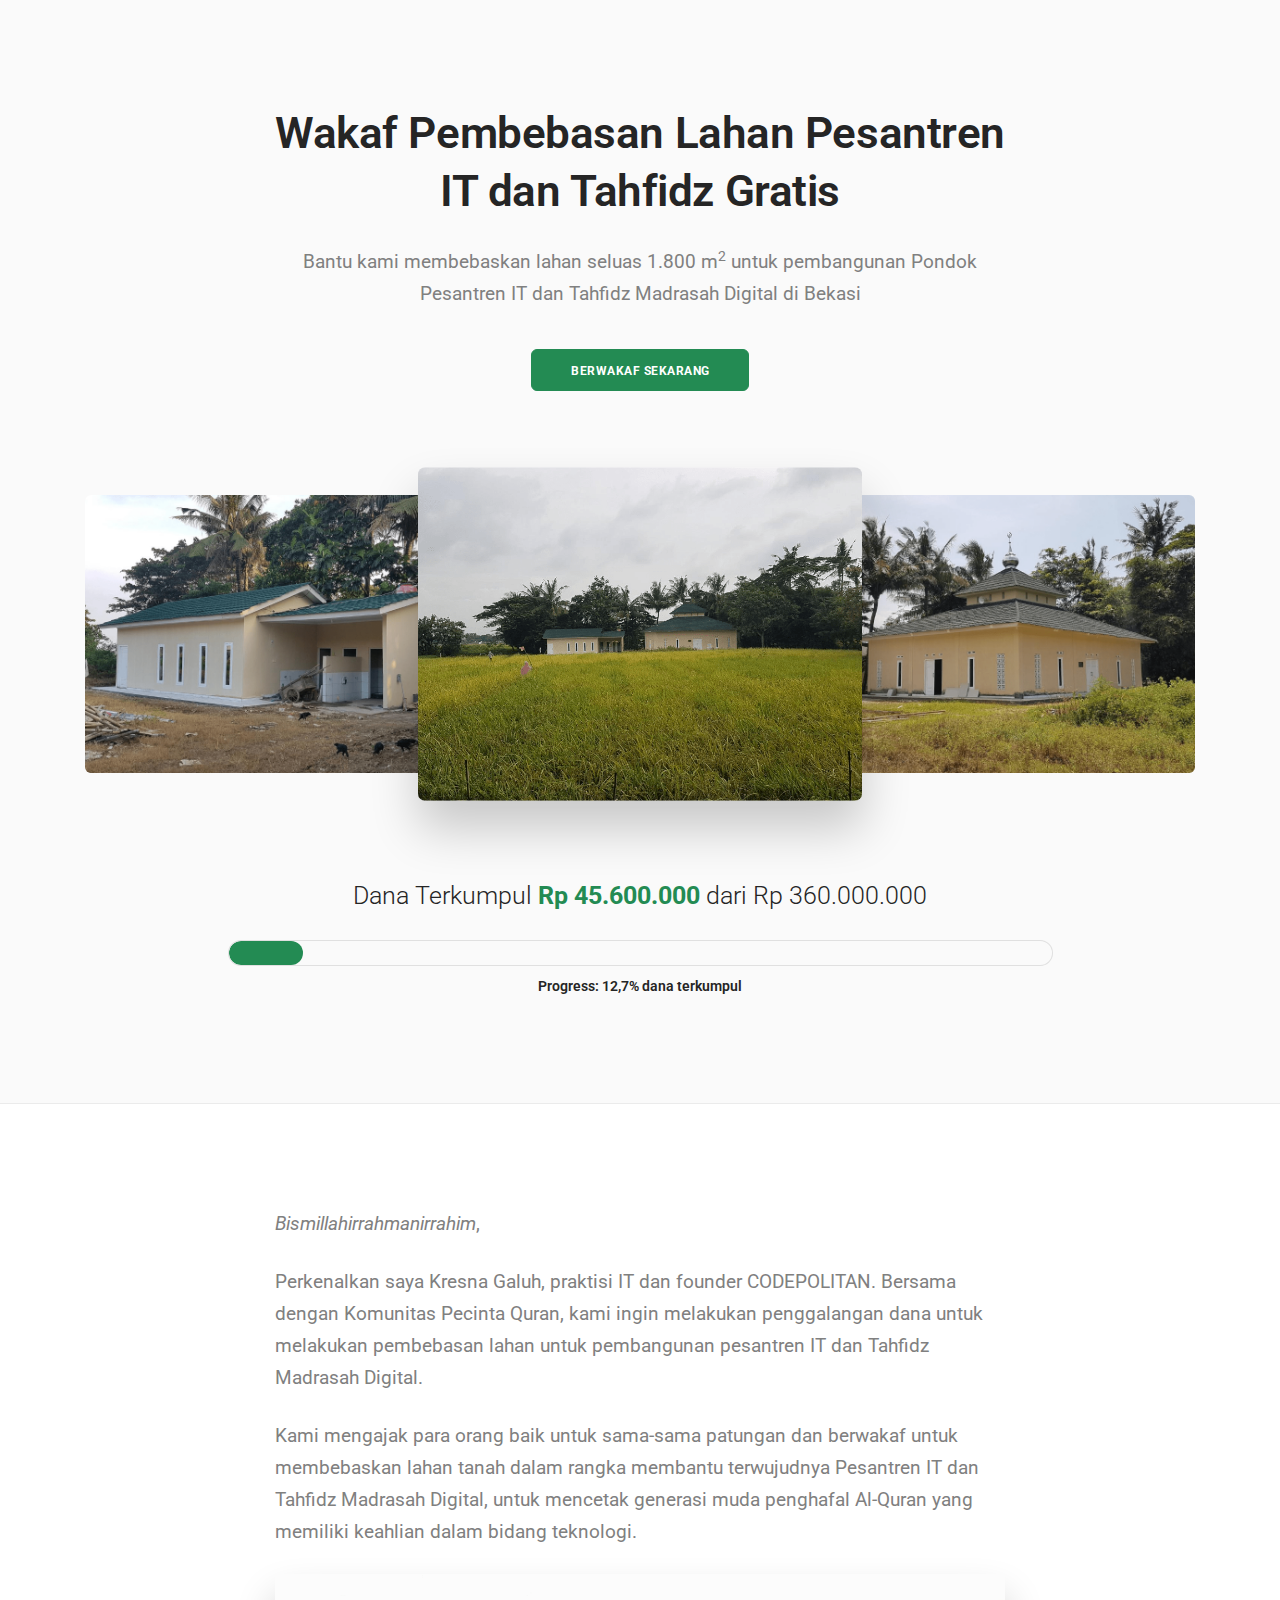
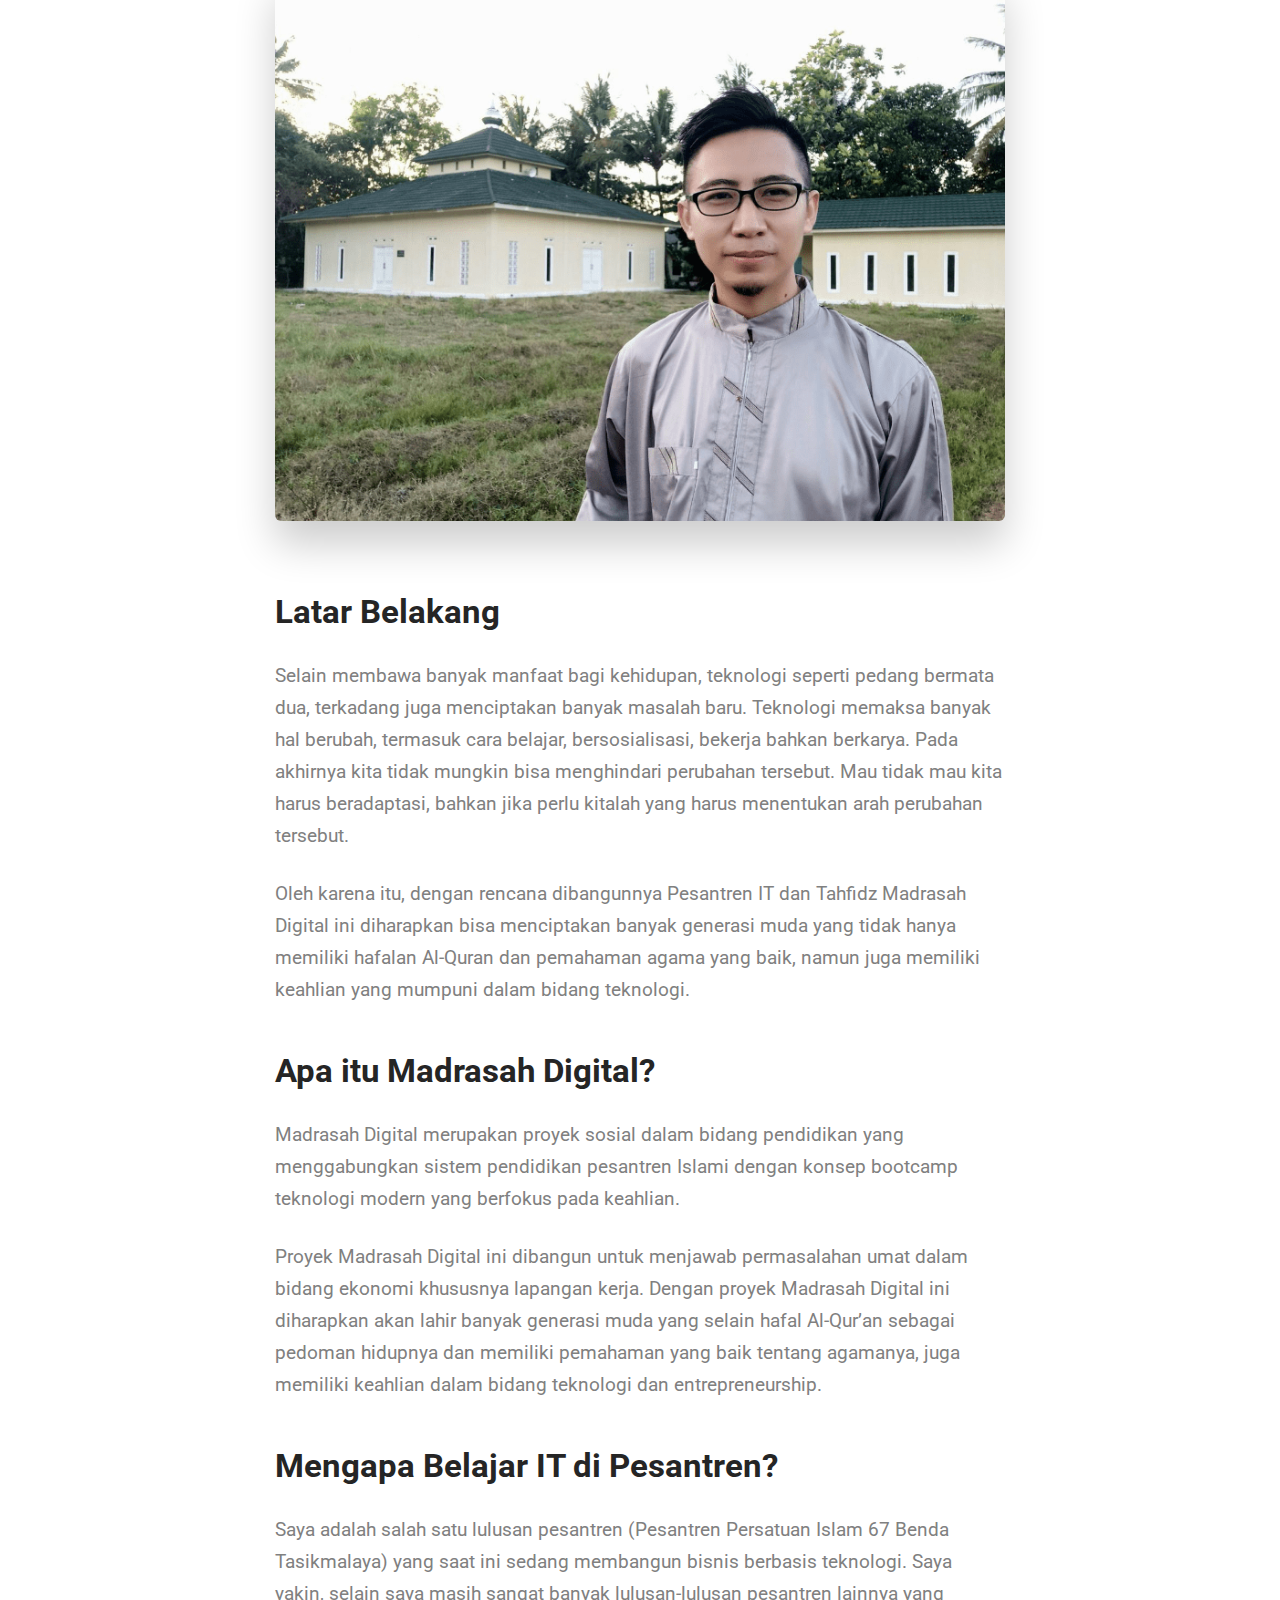
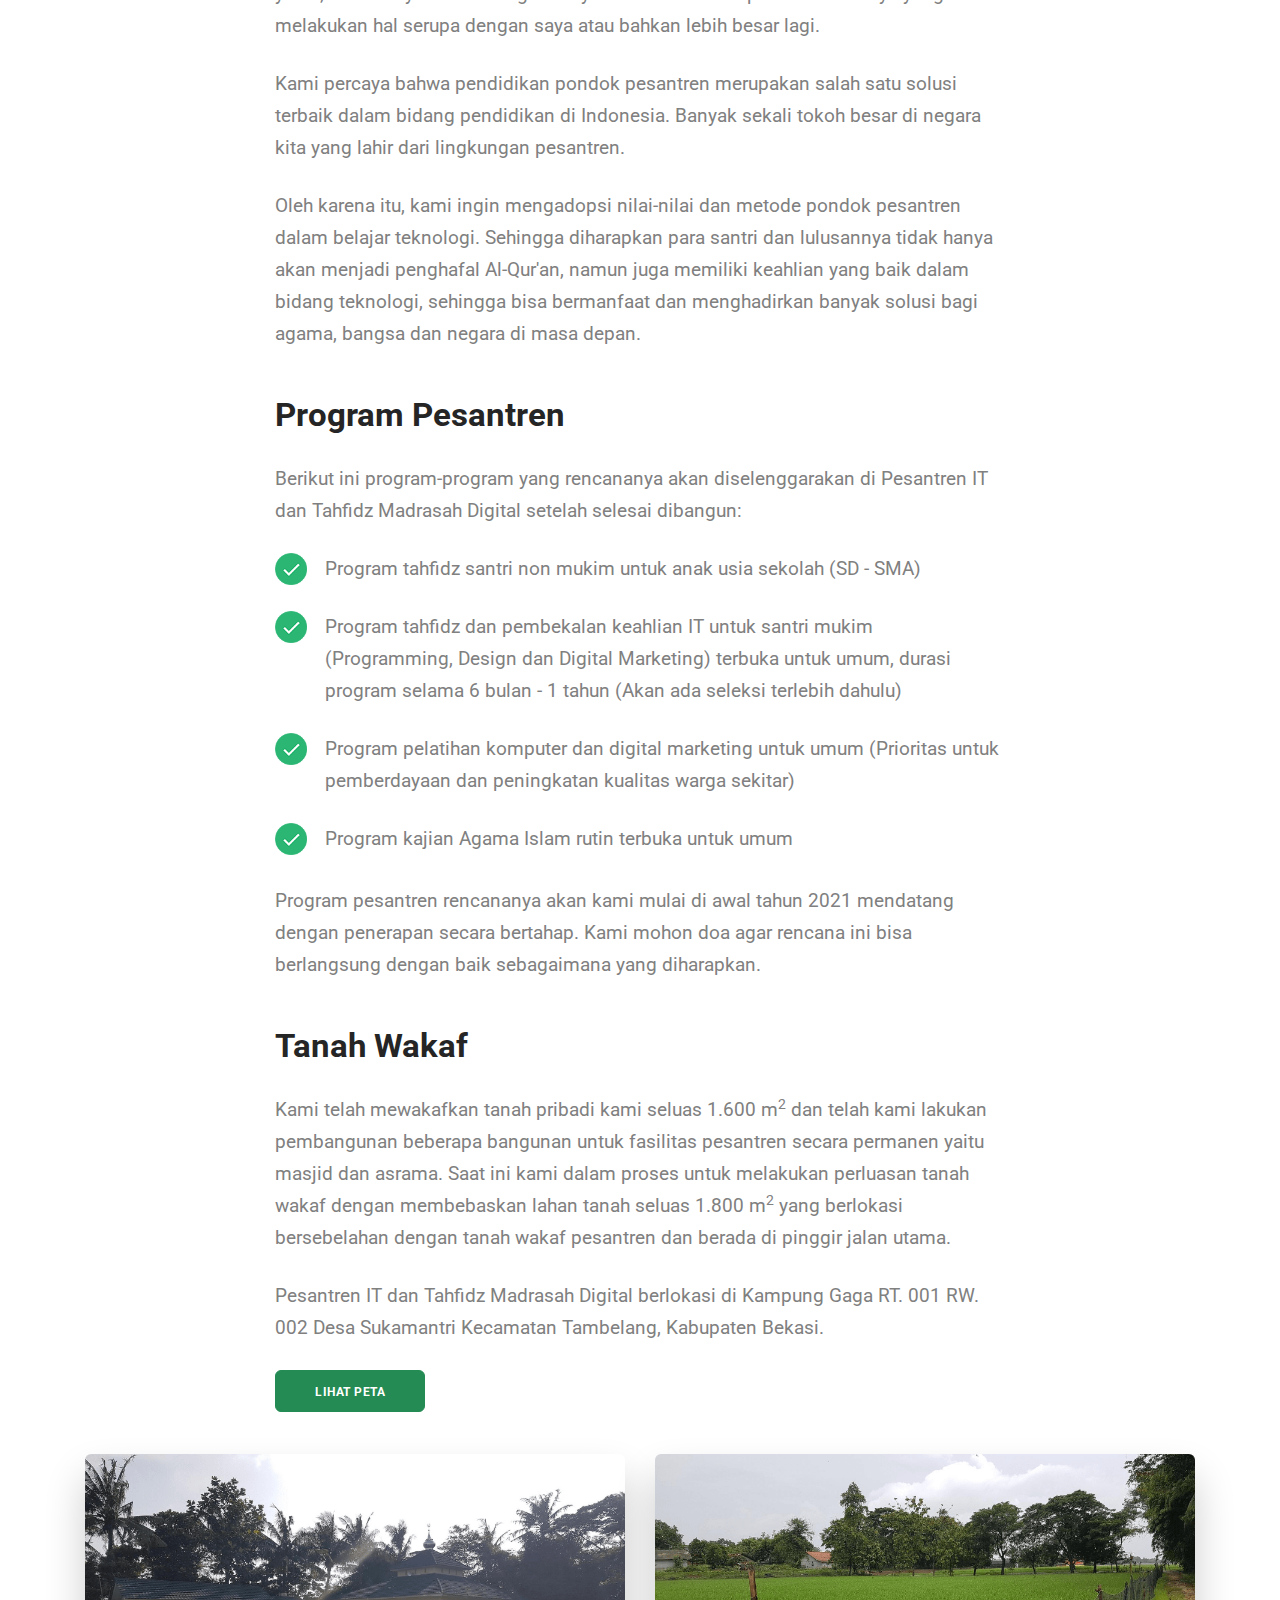
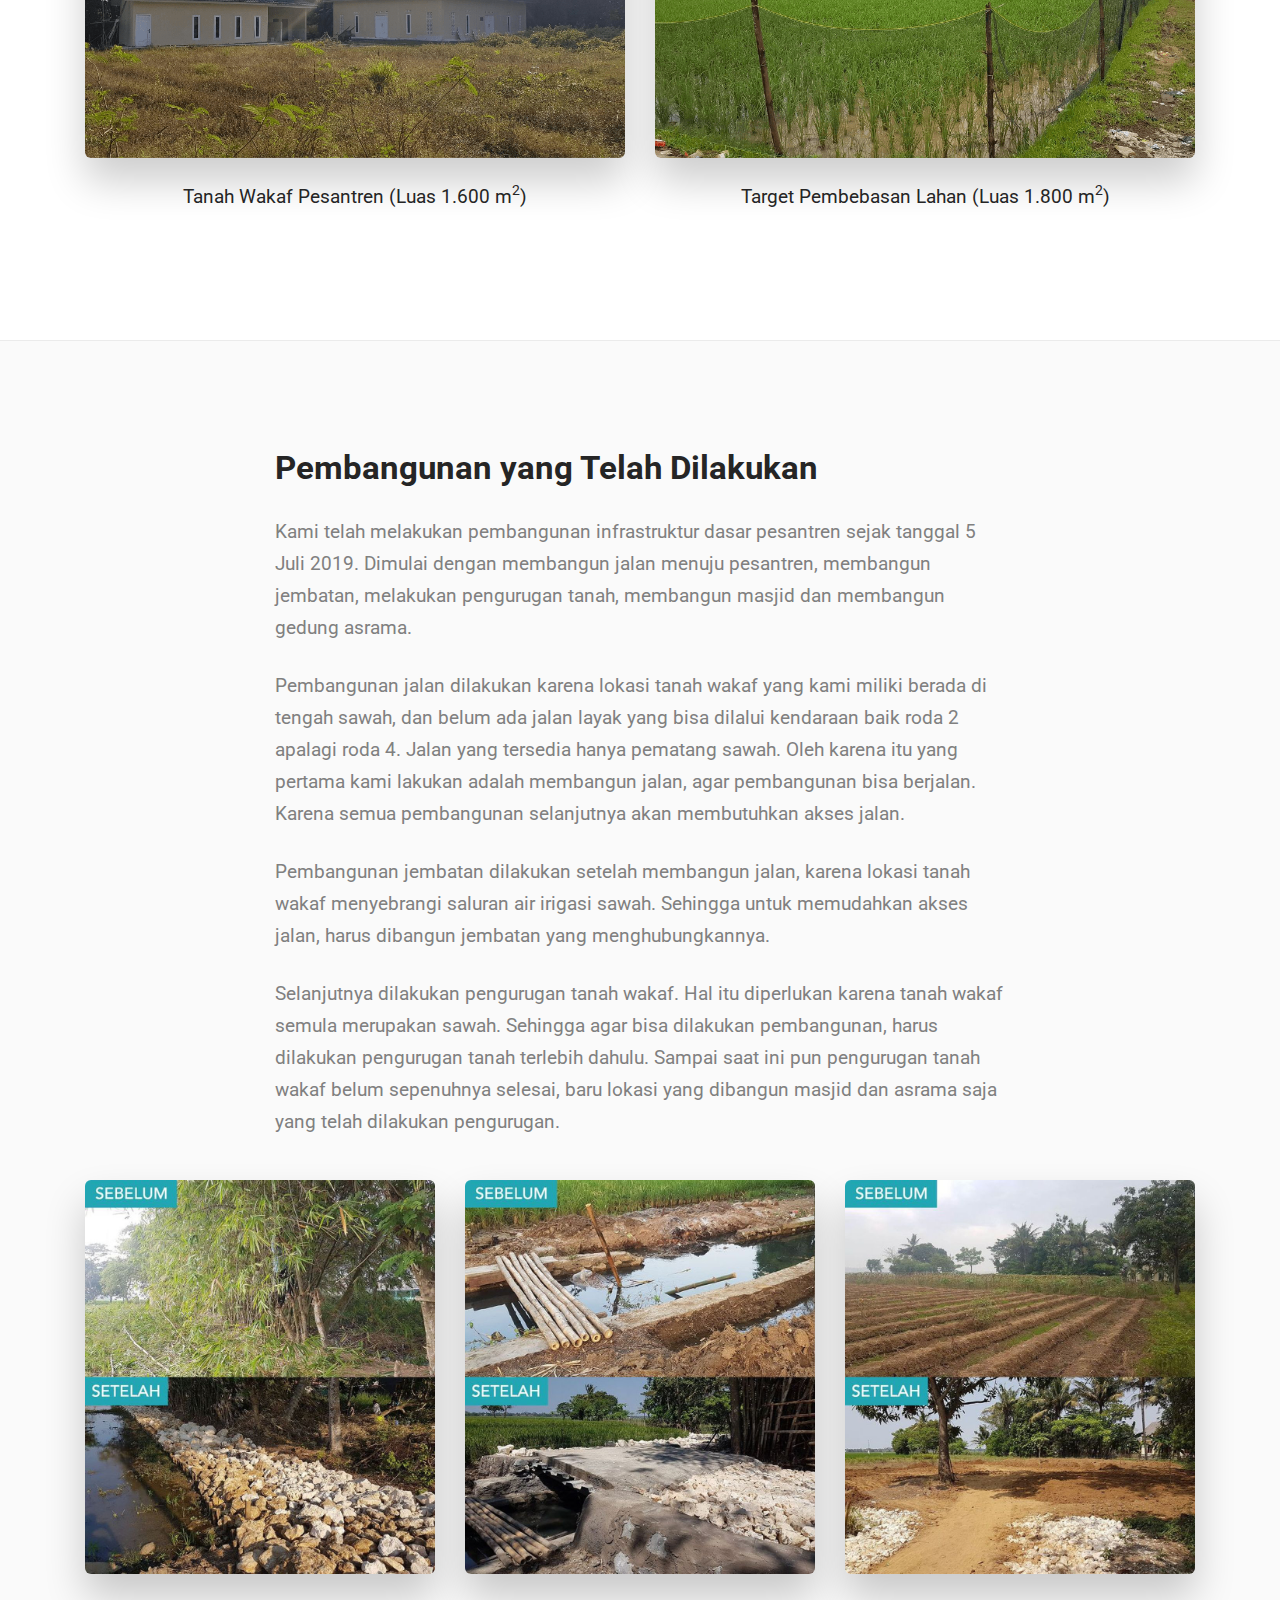
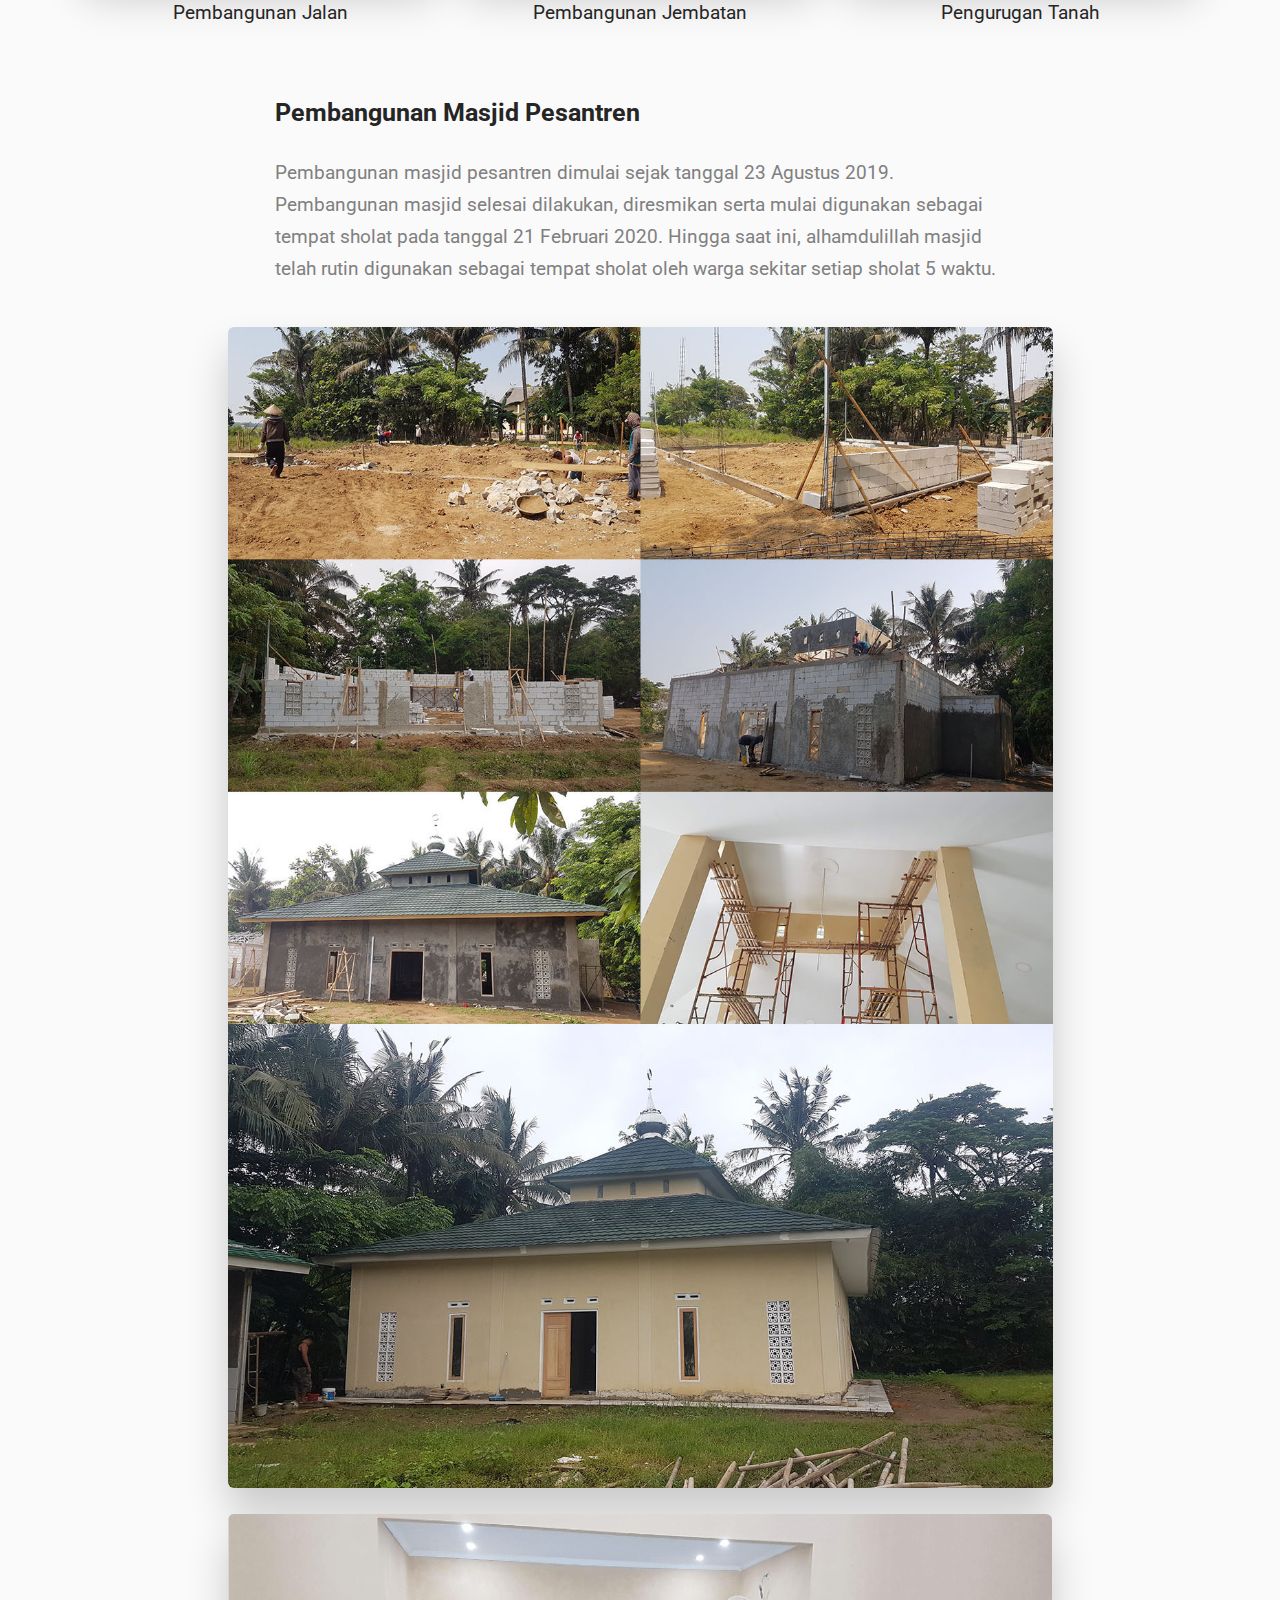
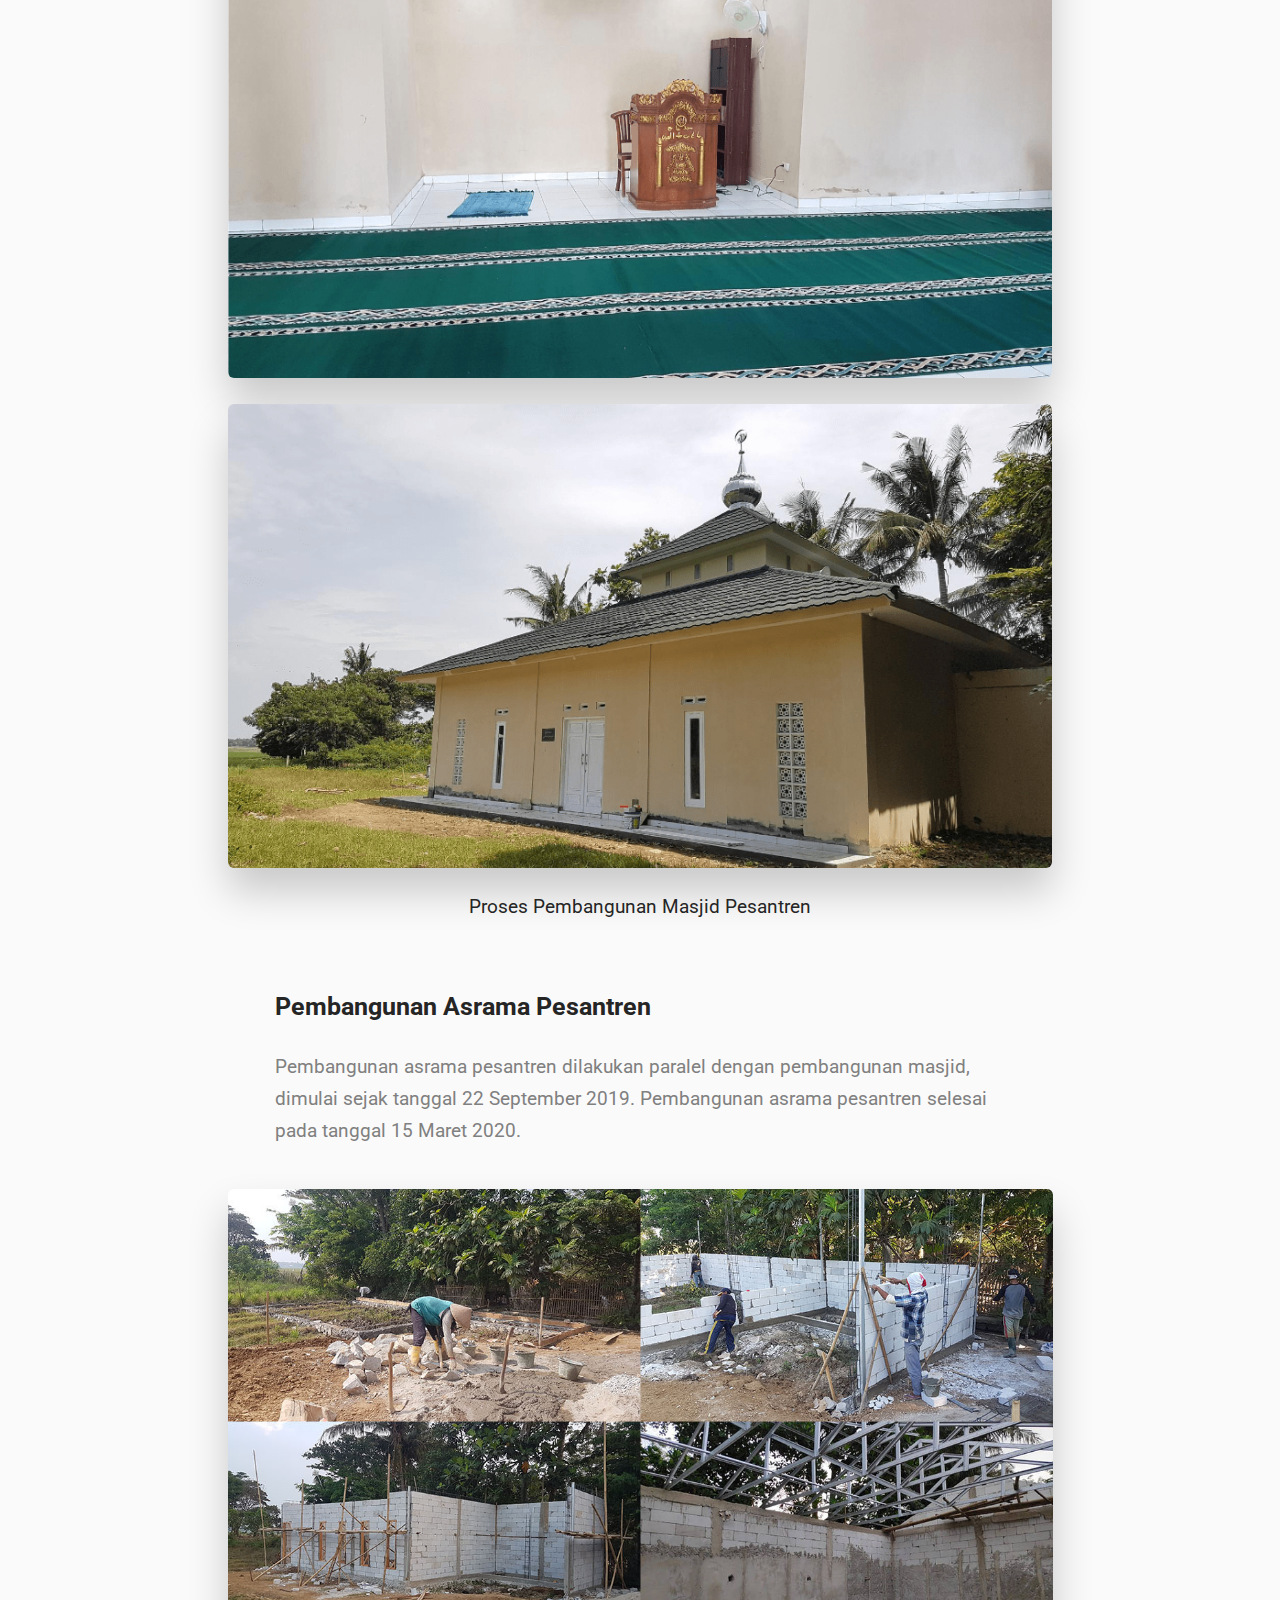
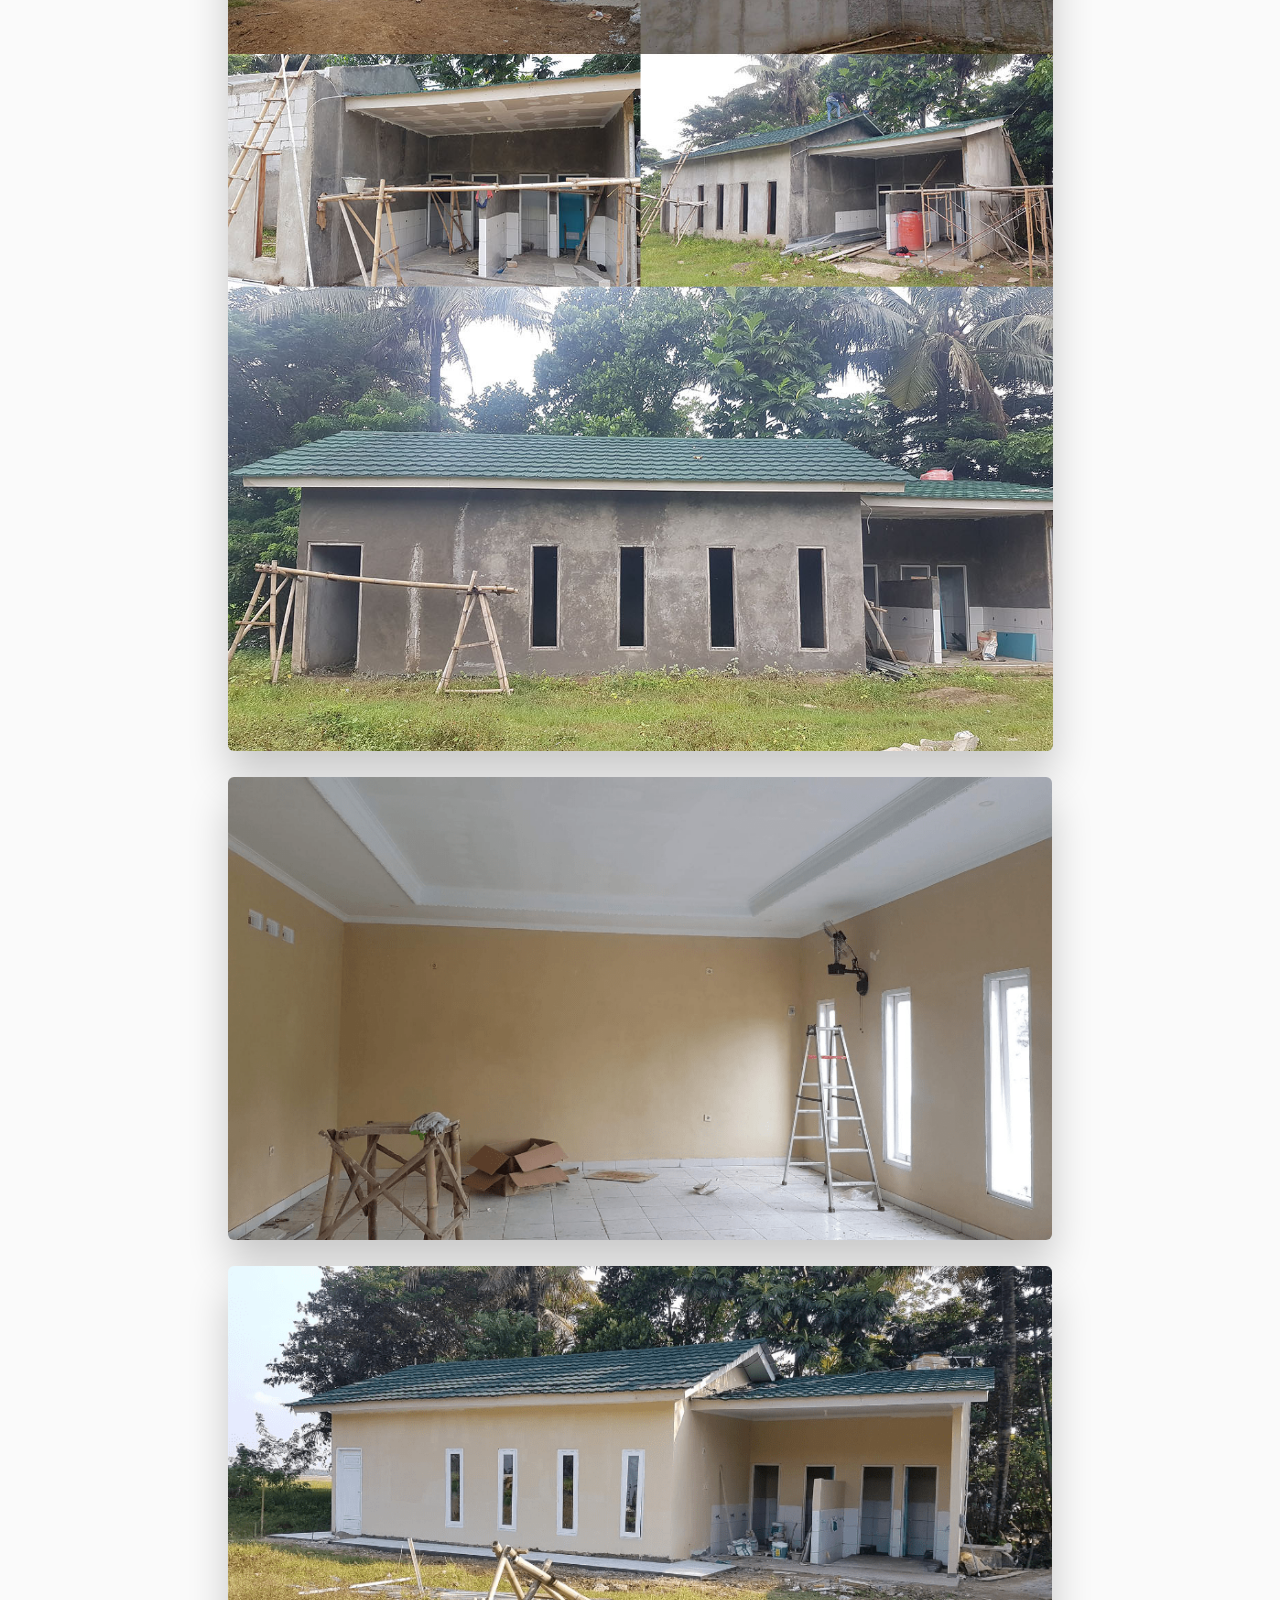
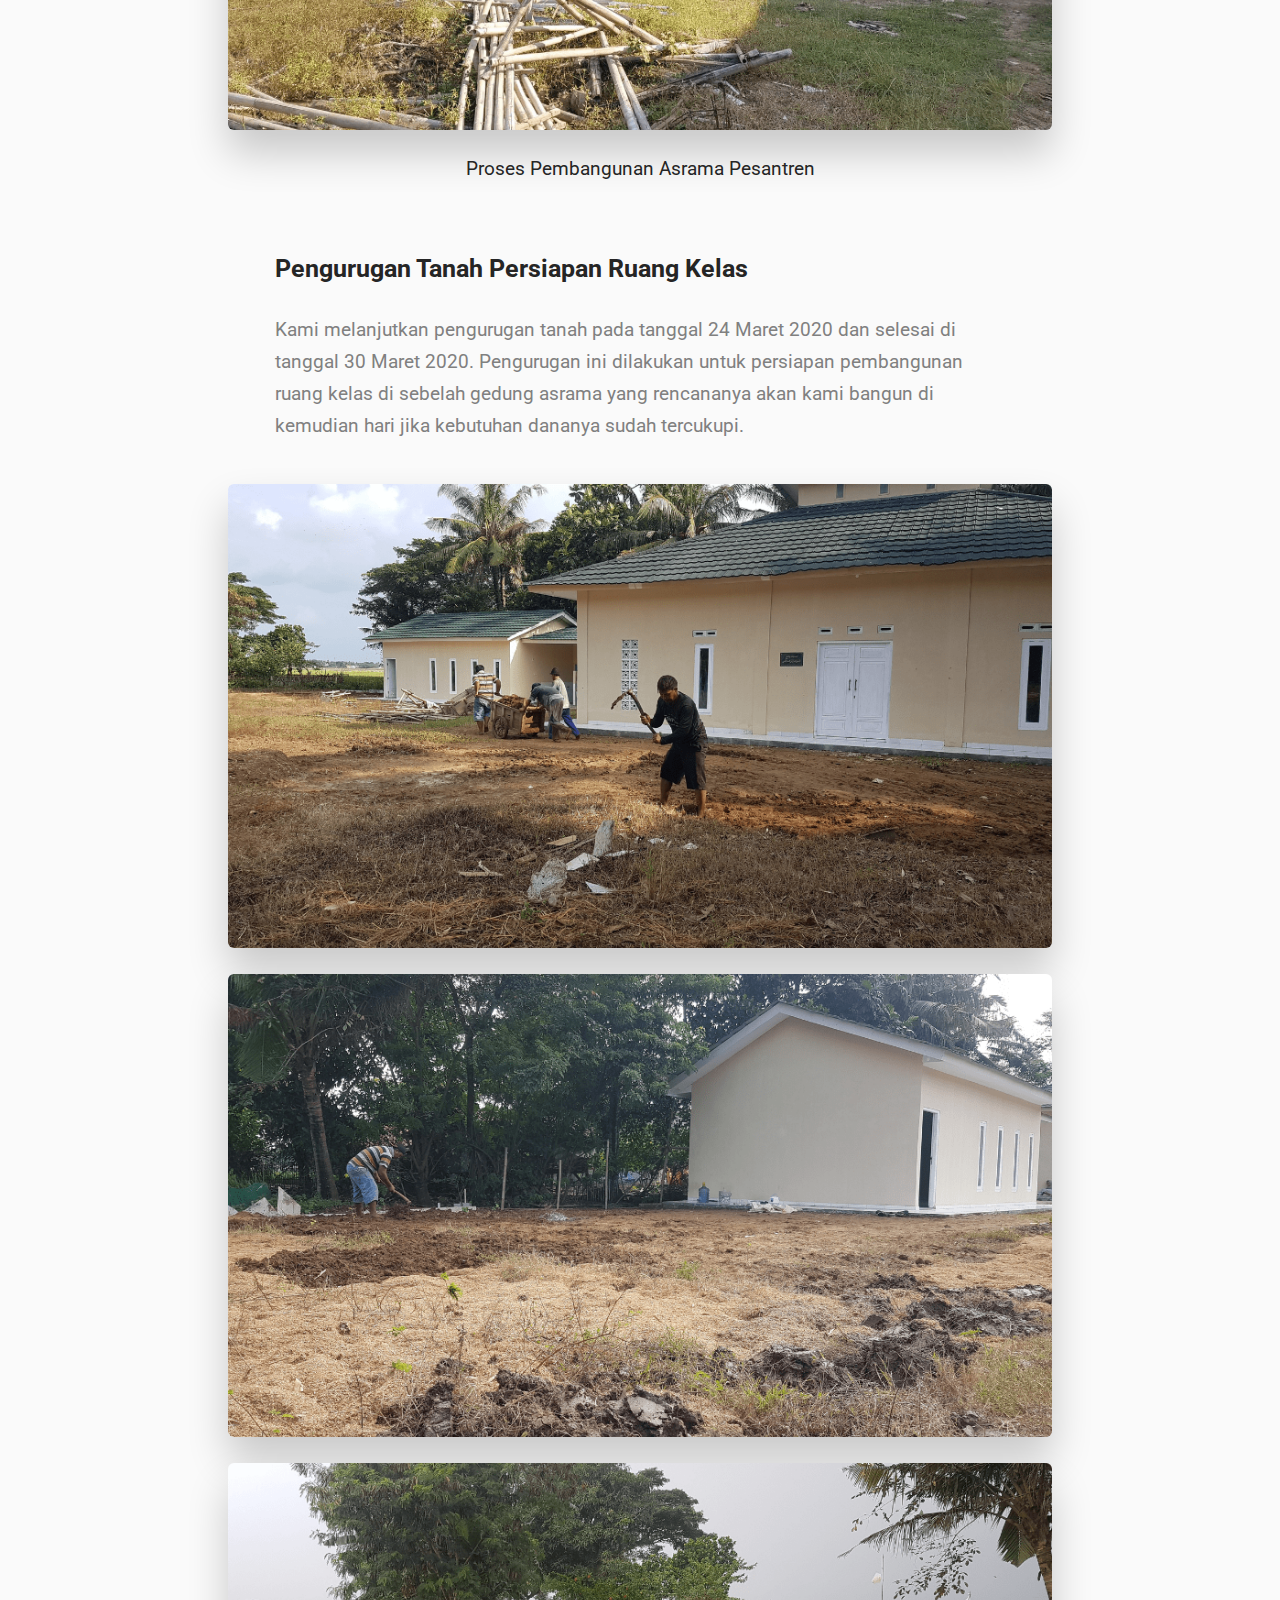
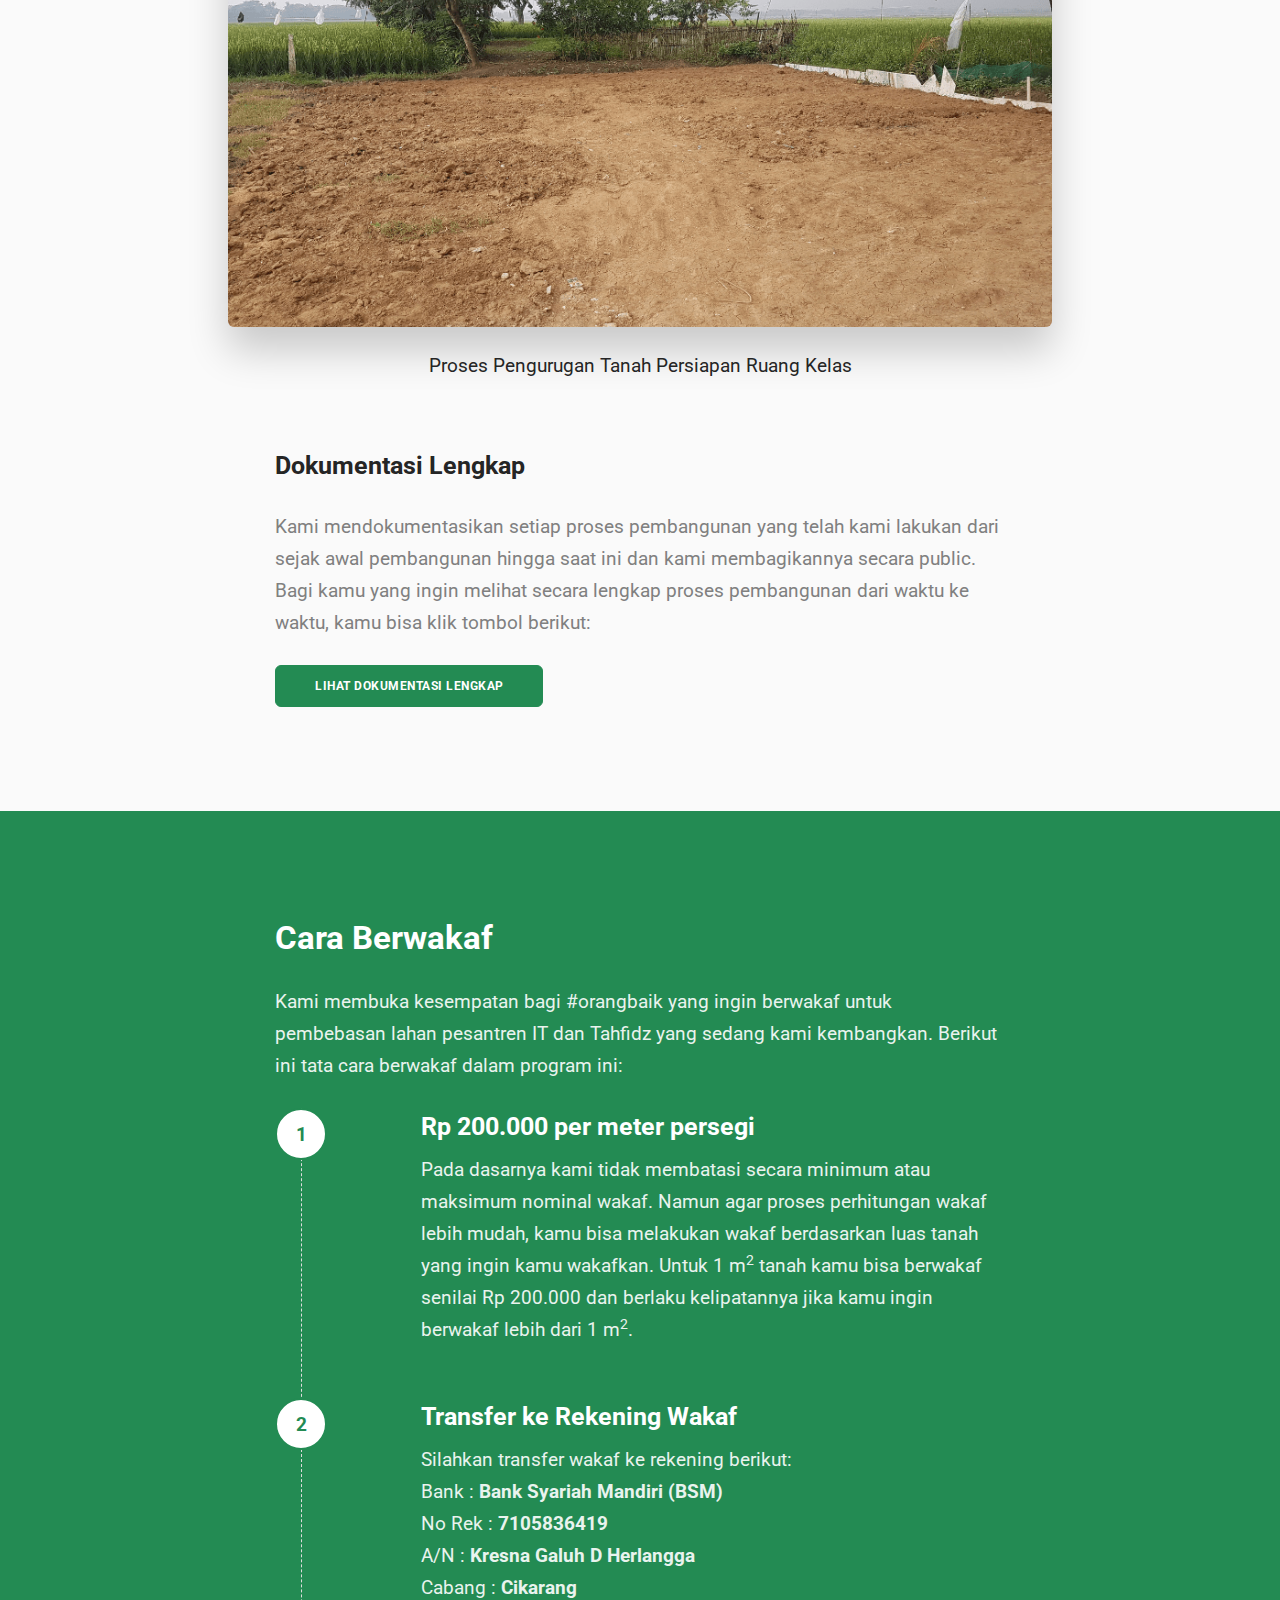
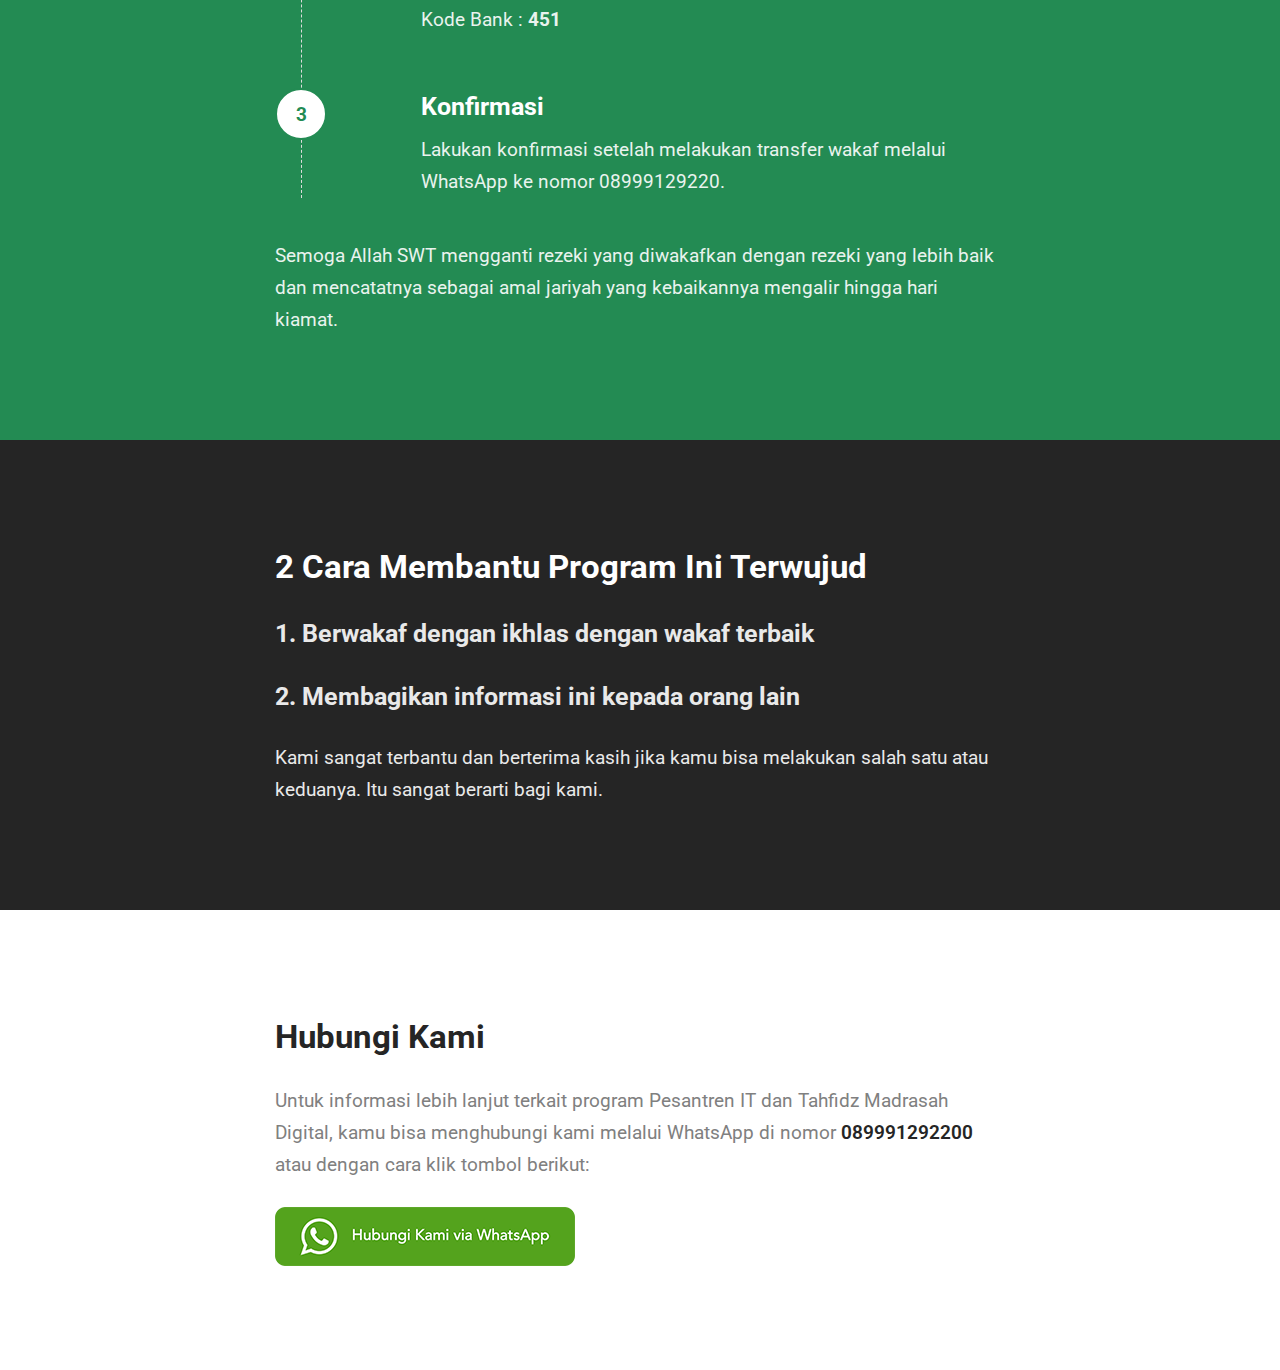
<file: old/index.html>
<!doctype html>
<html lang="en">
    <head>
        <meta charset="utf-8">
        <title>Wakaf Pembebasan Lahan Pesantren IT dan Tahfidz Gratis</title>

        <link rel="apple-touch-icon" sizes="57x57" href="assets/img/icon/apple-icon-57x57.png">
        <link rel="apple-touch-icon" sizes="60x60" href="assets/img/icon/apple-icon-60x60.png">
        <link rel="apple-touch-icon" sizes="72x72" href="assets/img/icon/apple-icon-72x72.png">
        <link rel="apple-touch-icon" sizes="76x76" href="assets/img/icon/apple-icon-76x76.png">
        <link rel="apple-touch-icon" sizes="114x114" href="assets/img/icon/apple-icon-114x114.png">
        <link rel="apple-touch-icon" sizes="120x120" href="assets/img/icon/apple-icon-120x120.png">
        <link rel="apple-touch-icon" sizes="144x144" href="assets/img/icon/apple-icon-144x144.png">
        <link rel="apple-touch-icon" sizes="152x152" href="assets/img/icon/apple-icon-152x152.png">
        <link rel="apple-touch-icon" sizes="180x180" href="assets/img/icon/apple-icon-180x180.png">
        <link rel="icon" type="image/png" sizes="192x192"  href="assets/img/icon/android-icon-192x192.png">
        <link rel="icon" type="image/png" sizes="32x32" href="assets/img/icon/favicon-32x32.png">
        <link rel="icon" type="image/png" sizes="96x96" href="assets/img/icon/favicon-96x96.png">
        <link rel="icon" type="image/png" sizes="16x16" href="assets/img/icon/favicon-16x16.png">
        <link rel="manifest" href="assets/img/icon/manifest.json">
        <meta name="msapplication-TileColor" content="#ffffff">
        <meta name="msapplication-TileImage" content="assets/img/icon/ms-icon-144x144.png">
        <meta name="theme-color" content="#ffffff">

        <!-- META -->
        <link rel="canonical" href="https://www.madrasahdigital.id/">
        <meta property="og:locale" content="id_ID">
        <meta property="og:type" content="article">
        <meta property="og:title" content="Wakaf Pembebasan Lahan Pesantren IT dan Tahfidz Madrasah Digital">
        <meta property="og:description" content="Bantu kami membebaskan lahan seluas 1.800 m2 untuk pembangunan Pondok Pesantren IT dan Tahfidz Madrasah Digital di Bekasi">
        <meta property="og:url" content="">
        <meta property="og:site_name" content="https://www.madrasahdigital.id/">
        <meta property="article:publisher" content="https://www.facebook.com/madrasahdigital.id/">
        <meta property="og:image" content="assets/images/img-pesantren-1-min.png">
        <meta property="og:image:width" content="700">
        <meta property="og:image:height" content="350">

        <meta name="description" content="Bantu kami membebaskan lahan seluas 1.800 m2 untuk pembangunan Pondok Pesantren IT dan Tahfidz Madrasah Digital di Bekasi">
        <meta property="description" content="Bantu kami membebaskan lahan seluas 1.800 m2 untuk pembangunan Pondok Pesantren IT dan Tahfidz Madrasah Digital di Bekasi">
        <meta property="language" content="Indonesia">
        <meta property="revisit-after" content="7">
        <meta property="rating" content="general">


        <meta property="webcrawlers" content="all">
        <meta property="spiders" content="all">
        <meta property="robots" content="all">


        <meta name="viewport" content="width=device-width, initial-scale=1.0">


        <link href="assets/css/bootstrap.css" rel="stylesheet" type="text/css" media="all" />
        <link href="assets/css/lightbox.min.css" rel="stylesheet" type="text/css" media="all" />
        <link href="assets/css/stack-interface.css" rel="stylesheet" type="text/css" media="all" />
        <link href="assets/css/theme-greensea.css" rel="stylesheet" type="text/css" media="all" />
        <link href="assets/css/custom.css" rel="stylesheet" type="text/css" media="all" />
        <link href="https://fonts.googleapis.com/css?family=Open+Sans:200,300,400,400i,500,600,700" rel="stylesheet">
        <link href="https://fonts.googleapis.com/css?family=Roboto:300,400,400i,500,700" rel="stylesheet" type="text/css">
        <link href="assets/css/font-roboto.css" rel="stylesheet" type="text/css">


        <style type="text/css">
            .list-kebutuhan li {
                background: url(assets/img/icon-ok2.png) no-repeat top left;
                background-size: 32px 32px;
                padding-left: 50px;
                margin-bottom: 30px;
            }
        </style>

        <!-- Global site tag (gtag.js) - Google Analytics -->
        <script async src="https://www.googletagmanager.com/gtag/js?id=UA-150147613-1"></script>
        <script>
          window.dataLayer = window.dataLayer || [];
          function gtag(){dataLayer.push(arguments);}
          gtag('js', new Date());

          gtag('config', 'UA-150147613-1');
        </script>


        <!-- Facebook Pixel Code -->
        <script>
          !function(f,b,e,v,n,t,s)
          {if(f.fbq)return;n=f.fbq=function(){n.callMethod?
          n.callMethod.apply(n,arguments):n.queue.push(arguments)};
          if(!f._fbq)f._fbq=n;n.push=n;n.loaded=!0;n.version='2.0';
          n.queue=[];t=b.createElement(e);t.async=!0;
          t.src=v;s=b.getElementsByTagName(e)[0];
          s.parentNode.insertBefore(t,s)}(window, document,'script',
          'https://connect.facebook.net/en_US/fbevents.js');
          fbq('init', '2049480512015677');
          fbq('track', 'PageView');
        </script>
        <noscript><img height="1" width="1" style="display:none"
          src="https://www.facebook.com/tr?id=2049480512015677&ev=PageView&noscript=1"
        /></noscript>
        <!-- End Facebook Pixel Code -->

    </head>
    <body data-smooth-scroll-offset="77">
        <div class="main-container">
            <section class="cover text-center bg--secondary">
                <div class="container">
                    <div class="row justify-content-center">
                        <div class="col-md-8 col-lg-8">
                            <h1><b>Wakaf Pembebasan Lahan Pesantren IT dan Tahfidz Gratis</b></h1>
                            <p class="lead">Bantu kami membebaskan lahan seluas 1.800 m<sup>2</sup> untuk pembangunan Pondok Pesantren IT dan Tahfidz Madrasah Digital di Bekasi</p>
                            <a class="btn btn--primary type--uppercase" href="#wakaf"> <span class="btn__text">
                        BERWAKAF SEKARANG</span> </a>
                        </div>
                        <div class="col-md-12">
                            <div class="triptych border--round"> 
                                <img alt="Image" src="assets/images/img-pesantren-2-min.png"> 
                                <img alt="Image" src="assets/images/img-pesantren-1-min.png"> 
                                <img alt="Image" src="assets/images/img-pesantren-3-min.png"> 
                            </div>
                        </div>
                    </div>
                </div>
            </section>

            <section class="bg--secondary">
                <div class="container">
                    <div class="row justify-content-center">
                        <div class="col-md-9">
                            <h4 class="text-center h3">Dana Terkumpul <span class="color--primary type--bold">Rp 45.600.000</span> dari Rp 360.000.000</h4>

                            <div class="progress-horizontal progress-horizontal--lg">
                              <div class="progress-horizontal__bar" data-value="9.2"></div>
                              <span class="progress-horizontal__label h5 text-center">Progress: 12,7% dana terkumpul</span>
                            </div>

                        </div>
                    </div>
                </div>
            </section>

            <section>
                <div class="container">
                    <div class="row justify-content-center">
                        <div class="col-md-8">
                            <p class="lead"><em>Bismillahirrahmanirrahim</em>,</p>

                            <p class="lead">Perkenalkan saya Kresna Galuh, praktisi IT dan founder CODEPOLITAN. Bersama dengan Komunitas Pecinta Quran, kami ingin melakukan penggalangan dana untuk melakukan pembebasan lahan untuk pembangunan pesantren IT dan Tahfidz Madrasah Digital.</p>

                            <p class="lead">Kami mengajak para orang baik untuk sama-sama patungan dan berwakaf untuk membebaskan lahan tanah dalam rangka membantu terwujudnya Pesantren IT dan Tahfidz Madrasah Digital, untuk mencetak generasi muda penghafal Al-Quran yang memiliki keahlian dalam bidang teknologi.</p>

                            <img alt="Proses Pembangunan Jalan Pesantren" src="assets/images/foto-kresna-min.png" class="border--round box-shadow-wide">


                            <h2 class="type--bold mt-5">Latar Belakang</h2>

                            <p class="lead">Selain membawa banyak manfaat bagi kehidupan, teknologi seperti pedang bermata dua, terkadang juga menciptakan banyak masalah baru. Teknologi memaksa banyak hal berubah, termasuk cara belajar, bersosialisasi, bekerja bahkan berkarya. Pada akhirnya kita tidak mungkin bisa menghindari perubahan tersebut. Mau tidak mau kita harus beradaptasi, bahkan jika perlu kitalah yang harus menentukan arah perubahan tersebut.</p>

                            <p class="lead">Oleh karena itu, dengan rencana dibangunnya Pesantren IT dan Tahfidz Madrasah Digital ini diharapkan bisa menciptakan banyak generasi muda yang tidak hanya memiliki hafalan Al-Quran dan pemahaman agama yang baik, namun juga memiliki keahlian yang mumpuni dalam bidang teknologi.</p>


                            <h2 class="type--bold mt-5">Apa itu Madrasah Digital?</h2>

                            <p class="lead">Madrasah Digital merupakan proyek sosial dalam bidang pendidikan yang menggabungkan sistem pendidikan pesantren Islami dengan konsep bootcamp teknologi modern yang berfokus pada keahlian.</p>

                            <p class="lead">Proyek Madrasah Digital ini dibangun untuk menjawab permasalahan umat dalam bidang ekonomi khususnya lapangan kerja. Dengan proyek Madrasah Digital ini diharapkan akan lahir banyak generasi muda yang selain hafal Al-Qur’an sebagai pedoman hidupnya dan memiliki pemahaman yang baik tentang agamanya, juga memiliki keahlian dalam bidang teknologi dan entrepreneurship.</p>


                            <h2 class="type--bold mt-5">Mengapa Belajar IT di Pesantren?</h2>

                            <p class="lead">Saya adalah salah satu lulusan pesantren (Pesantren Persatuan Islam 67 Benda Tasikmalaya) yang saat ini sedang membangun bisnis berbasis teknologi. Saya yakin, selain saya masih sangat banyak lulusan-lulusan pesantren lainnya yang melakukan hal serupa dengan saya atau bahkan lebih besar lagi.</p>

                            <p class="lead">Kami percaya bahwa pendidikan pondok pesantren merupakan salah satu solusi terbaik dalam bidang pendidikan di Indonesia. Banyak sekali tokoh besar di negara kita yang lahir dari lingkungan pesantren.</p>

                            <p class="lead">Oleh karena itu, kami ingin mengadopsi nilai-nilai dan metode pondok pesantren dalam belajar teknologi. Sehingga diharapkan para santri dan lulusannya tidak hanya akan menjadi penghafal Al-Qur'an, namun juga memiliki keahlian yang baik dalam bidang teknologi, sehingga bisa bermanfaat dan menghadirkan banyak solusi bagi agama, bangsa dan negara di masa depan.</p>


                            <h2 class="type--bold mt-5">Program Pesantren</h2>

                            <p class="lead">Berikut ini program-program yang rencananya akan diselenggarakan di Pesantren IT dan Tahfidz Madrasah Digital setelah selesai dibangun:</p>

                            <ul class="list-kebutuhan">
                                <li class="lead">Program tahfidz santri non mukim untuk anak usia sekolah (SD - SMA)</li>
                                <li class="lead">Program tahfidz dan pembekalan keahlian IT untuk santri mukim (Programming, Design dan Digital Marketing) terbuka untuk umum, durasi program selama 6 bulan - 1 tahun (Akan ada seleksi terlebih dahulu)</li>
                                <li class="lead">Program pelatihan komputer dan digital marketing untuk umum (Prioritas untuk pemberdayaan dan peningkatan kualitas warga sekitar)</li>
                                <li class="lead">Program kajian Agama Islam rutin terbuka untuk umum</li>
                            </ul>

                            <p class="lead">Program pesantren rencananya akan kami mulai di awal tahun 2021 mendatang dengan penerapan secara bertahap. Kami mohon doa agar rencana ini bisa berlangsung dengan baik sebagaimana yang diharapkan.</p>


                            <h2 class="type--bold mt-5">Tanah Wakaf</h2>

                            <p class="lead">Kami telah mewakafkan tanah pribadi kami seluas 1.600 m<sup>2</sup> dan telah kami lakukan pembangunan beberapa bangunan untuk fasilitas pesantren secara permanen yaitu masjid dan asrama. Saat ini kami dalam proses untuk melakukan perluasan tanah wakaf dengan membebaskan lahan tanah seluas 1.800 m<sup>2</sup> yang berlokasi bersebelahan dengan tanah wakaf pesantren dan berada di pinggir jalan utama.</p>

                            <p class="lead">Pesantren IT dan Tahfidz Madrasah Digital berlokasi di Kampung Gaga RT. 001 RW. 002 Desa Sukamantri Kecamatan Tambelang, Kabupaten Bekasi.</p>

                            <p><a href="https://www.google.com/maps/dir//-6.1427219,107.1609437/@-6.1430995,107.1607958,19.57z/data=!4m2!4m1!3e0?hl=en" class="btn btn--primary type--uppercase"><span class="btn__text">Lihat Peta</span></a></p>
                        </div>
                    </div>
                
                    <div class="row justify-content-center mt-5">
                        <div class="col-md-6">
                            <img alt="Proses Pembangunan Jalan Pesantren" src="assets/images/foto-tanah-wakaf-min.png" class="border--round box-shadow-wide">
                            <h4 class="text-center">Tanah Wakaf Pesantren (Luas 1.600 m<sup>2</sup>)</h4>
                        </div>
                        <div class="col-md-6">
                            <img alt="Proses Pengurugan Tanah Pesantren" src="assets/images/foto-pembebasan-lahan-min.png" class="border--round box-shadow-wide">
                            <h4 class="text-center">Target Pembebasan Lahan (Luas 1.800 m<sup>2</sup>)</h4>
                        </div>
                    </div>
                </div>
            </section>


            <section class="bg--secondary">
                <div class="container">
                    <div class="row justify-content-center">
                        <div class="col-md-8">
                            <h2 class="type--bold">Pembangunan yang Telah Dilakukan</h2>

                            <p class="lead">Kami telah melakukan pembangunan infrastruktur dasar pesantren sejak tanggal 5 Juli 2019. Dimulai dengan membangun jalan menuju pesantren, membangun jembatan, melakukan pengurugan tanah, membangun masjid dan membangun gedung asrama.</p>

                            <p class="lead">Pembangunan jalan dilakukan karena lokasi tanah wakaf yang kami miliki berada di tengah sawah, dan belum ada jalan layak yang bisa dilalui kendaraan baik roda 2 apalagi roda 4. Jalan yang tersedia hanya pematang sawah. Oleh karena itu yang pertama kami lakukan adalah membangun jalan, agar pembangunan bisa berjalan. Karena semua pembangunan selanjutnya akan membutuhkan akses jalan.</p>

                            <p class="lead">Pembangunan jembatan dilakukan setelah membangun jalan, karena lokasi tanah wakaf menyebrangi saluran air irigasi sawah. Sehingga untuk memudahkan akses jalan, harus dibangun jembatan yang menghubungkannya.</p>

                            <p class="lead">Selanjutnya dilakukan pengurugan tanah wakaf. Hal itu diperlukan karena tanah wakaf semula merupakan sawah. Sehingga agar bisa dilakukan pembangunan, harus dilakukan pengurugan tanah terlebih dahulu. Sampai saat ini pun pengurugan tanah wakaf belum sepenuhnya selesai, baru lokasi yang dibangun masjid dan asrama saja yang telah dilakukan pengurugan.</p>
                        </div>
                    </div>

                    <div class="row justify-content-center mt-5">
                        <div class="col-md-4">
                            <img alt="Wakaf Pembebasan Lahan Pesantren IT dan Tahfidz" src="assets/images/img-progress-jalan.jpg" class="border--round box-shadow-wide">
                            <h4 class="text-center">Pembangunan Jalan</h4>
                        </div>
                        <div class="col-md-4">
                            <img alt="Wakaf Pembebasan Lahan Pesantren IT dan Tahfidz" src="assets/images/img-progress-jembatan.jpg" class="border--round box-shadow-wide">
                            <h4 class="text-center">Pembangunan Jembatan</h4>
                        </div>
                        <div class="col-md-4">
                            <img alt="Wakaf Pembebasan Lahan Pesantren IT dan Tahfidz" src="assets/images/img-progress-pengurugan.jpg" class="border--round box-shadow-wide">
                            <h4 class="text-center">Pengurugan Tanah</h4>
                        </div>
                    </div>

                    <div class="row justify-content-center mt-5">
                        <div class="col-md-8">
                            <h2 class="h3 type--bold">Pembangunan Masjid Pesantren</h2>

                            <p class="lead">Pembangunan masjid pesantren dimulai sejak tanggal 23 Agustus 2019. Pembangunan masjid selesai dilakukan, diresmikan serta mulai digunakan sebagai tempat sholat pada tanggal 21 Februari 2020. Hingga saat ini, alhamdulillah masjid telah rutin digunakan sebagai tempat sholat oleh warga sekitar setiap sholat 5 waktu.</p>
                        </div>
                    </div>

                    <div class="row justify-content-center mt-5">
                        <div class="col-md-9">
                            <img alt="Wakaf Pembebasan Lahan Pesantren IT dan Tahfidz" src="assets/images/img-progress-masjid.jpg" class="border--round box-shadow-wide">

                            <img alt="Wakaf Pembebasan Lahan Pesantren IT dan Tahfidz" src="assets/images/img-progress-masjid-2-min.png" class="border--round box-shadow-wide">

                            <img alt="Wakaf Pembebasan Lahan Pesantren IT dan Tahfidz" src="assets/images/img-progress-masjid-3-min.png" class="border--round box-shadow-wide">
                            <h4 class="text-center">Proses Pembangunan Masjid Pesantren</h4>
                        </div>
                    </div>

                    <div class="row justify-content-center mt-5">
                        <div class="col-md-8">
                            <h2 class="h3 type--bold">Pembangunan Asrama Pesantren</h2>

                            <p class="lead">Pembangunan asrama pesantren dilakukan paralel dengan pembangunan masjid, dimulai sejak tanggal 22 September 2019. Pembangunan asrama pesantren selesai pada tanggal 15 Maret 2020.</p>
                        </div>
                    </div>

                    <div class="row justify-content-center mt-5">
                        <div class="col-md-9">
                            <img alt="Wakaf Pembebasan Lahan Pesantren IT dan Tahfidz" src="assets/images/img-progress-madrasah.jpg" class="border--round box-shadow-wide">

                            <img alt="Wakaf Pembebasan Lahan Pesantren IT dan Tahfidz" src="assets/images/img-progress-madrasah-2-min.png" class="border--round box-shadow-wide">

                            <img alt="Wakaf Pembebasan Lahan Pesantren IT dan Tahfidz" src="assets/images/img-progress-madrasah-3-min.png" class="border--round box-shadow-wide">
                            <h4 class="text-center">Proses Pembangunan Asrama Pesantren</h4>
                        </div>
                    </div>

                    <div class="row justify-content-center mt-5">
                        <div class="col-md-8">
                            <h2 class="h3 type--bold">Pengurugan Tanah Persiapan Ruang Kelas</h2>

                            <p class="lead">Kami melanjutkan pengurugan tanah pada tanggal 24 Maret 2020 dan selesai di tanggal 30 Maret 2020. Pengurugan ini dilakukan untuk persiapan pembangunan ruang kelas di sebelah gedung asrama yang rencananya akan kami bangun di kemudian hari jika kebutuhan dananya sudah tercukupi.</p>
                        </div>
                    </div>

                    <div class="row justify-content-center mt-5">
                        <div class="col-md-9">
                            <img alt="Wakaf Pembebasan Lahan Pesantren IT dan Tahfidz" src="assets/images/foto-pengurugan-kelas-1-min.png" class="border--round box-shadow-wide">

                            <img alt="Wakaf Pembebasan Lahan Pesantren IT dan Tahfidz" src="assets/images/foto-pengurugan-kelas-2-min.png" class="border--round box-shadow-wide">

                            <img alt="Wakaf Pembebasan Lahan Pesantren IT dan Tahfidz" src="assets/images/foto-pengurugan-kelas-3-min.png" class="border--round box-shadow-wide">
                            <h4 class="text-center">Proses Pengurugan Tanah Persiapan Ruang Kelas</h4>
                        </div>
                    </div>

                    <div class="row justify-content-center mt-5">
                        <div class="col-md-8">
                            <h2 class="h3 type--bold">Dokumentasi Lengkap</h2>

                            <p class="lead">Kami mendokumentasikan setiap proses pembangunan yang telah kami lakukan dari sejak awal pembangunan hingga saat ini dan kami membagikannya secara public. Bagi kamu yang ingin melihat secara lengkap proses pembangunan dari waktu ke waktu, kamu bisa klik tombol berikut:</p>

                            <p><a href="https://photos.app.goo.gl/yVmxy7kV6UMGmF8V8" class="btn btn--primary type--uppercase"><span class="btn__text">Lihat Dokumentasi Lengkap</span></a></p>
                        </div>
                    </div>
                </div>
            </section>


            <section class="bg--primary" id="wakaf">
                <div class="container">
                    <div class="row justify-content-center">
                        <div class="col-md-8">
                            <h2 class="type--bold">Cara Berwakaf</h2>

                            <p class="lead">Kami membuka kesempatan bagi #orangbaik yang ingin berwakaf untuk pembebasan lahan pesantren IT dan Tahfidz yang sedang kami kembangkan. Berikut ini tata cara berwakaf dalam program ini:</p>

                            <ol class="process-3">
                                <li class="process_item">
                                    <div class="process__number"><span>1</span></div>
                                    <div class="process__body">
                                        <h4 class="h3 type--bold">Rp 200.000 per meter persegi</h4>
                                        <p class="lead"> Pada dasarnya kami tidak membatasi secara minimum atau maksimum nominal wakaf. Namun agar proses perhitungan wakaf lebih mudah, kamu bisa melakukan wakaf berdasarkan luas tanah yang ingin kamu wakafkan. Untuk 1 m<sup>2</sup> tanah kamu bisa berwakaf senilai Rp 200.000 dan berlaku kelipatannya jika kamu ingin berwakaf lebih dari 1 m<sup>2</sup>. </p>
                                    </div>
                                </li>
                                <li class="process_item">
                                    <div class="process__number"><span>2</span></div>
                                    <div class="process__body">
                                        <h4 class="h3 type--bold">Transfer ke Rekening Wakaf</h4>
                                        <p class="lead"> Silahkan transfer wakaf ke rekening berikut: <br />
                                            Bank : <span class="type--bold">Bank Syariah Mandiri (BSM)</span><br />
                                            No Rek : <span class="type--bold">7105836419</span><br />
                                            A/N : <span class="type--bold">Kresna Galuh D Herlangga</span><br />
                                            Cabang : <span class="type--bold">Cikarang</span><br />
                                            Kode Bank : <span class="type--bold">451</span>
                                        </p>
                                    </div>
                                </li>
                                <li class="process_item">
                                    <div class="process__number"><span>3</span></div>
                                    <div class="process__body">
                                        <h4 class="h3 type--bold">Konfirmasi</h4>
                                        <p class="lead"> Lakukan konfirmasi setelah melakukan transfer wakaf melalui WhatsApp ke nomor 08999129220.</p>
                                    </div>
                                </li>
                            </ol>

                            <p class="lead mt-5">Semoga Allah SWT mengganti rezeki yang diwakafkan dengan rezeki yang lebih baik dan mencatatnya sebagai amal jariyah yang kebaikannya mengalir hingga hari kiamat.</p>
                        </div>
                    </div>
                </div>
            </section>


            <section class="bg--dark">
                <div class="container">
                    <div class="row justify-content-center">
                        <div class="col-md-8">
                            <h2 class="type--bold">2 Cara Membantu Program Ini Terwujud</h2>

                            <p class="h3 type--bold">1. Berwakaf dengan ikhlas dengan wakaf terbaik</p>

                            <p class="h3 type--bold">2. Membagikan informasi ini kepada orang lain</p>

                            <p class="lead">Kami sangat terbantu dan berterima kasih jika kamu bisa melakukan salah satu atau keduanya. Itu sangat berarti bagi kami.</p>
                        </div>
                    </div>
                </div>
            </section>


            <section class="">
                <div class="container">
                    <div class="row justify-content-center">
                        <div class="col-md-8">
                            <h2 class="type--bold">Hubungi Kami</h2>

                            <p class="lead">Untuk informasi lebih lanjut terkait program Pesantren IT dan Tahfidz Madrasah Digital, kamu bisa menghubungi kami melalui WhatsApp di nomor <strong>089991292200</strong> atau dengan cara klik tombol berikut:</p>

                            <p><a href="https://api.whatsapp.com/send?phone=628999129220&text=Assalamualaikum%2C%0A%0APerkenalkan%0ANama%20%3A%0AAlamat%20%3A%0A%0ASaya%20ingin%20bertanya%20terkait%20program%20Pesantren%20IT%20dan%20Tahfidz%20Madrasah%20Digital.%0A%0ABerikut%20ini%20pertanyaan%20saya%3A%0A%0A"><img src="assets/img/button-wa.png"></a></p>
                        </div>
                    </div>
                </div>
            </section>


        
        <script src="assets/js/jquery-3.1.1.min.js"></script>
        <script src="assets/js/parallax.js"></script>
        <script src="assets/js/smooth-scroll.min.js"></script>
        <script src="assets/js/scripts.js"></script>
    </body>

</html>
</file>
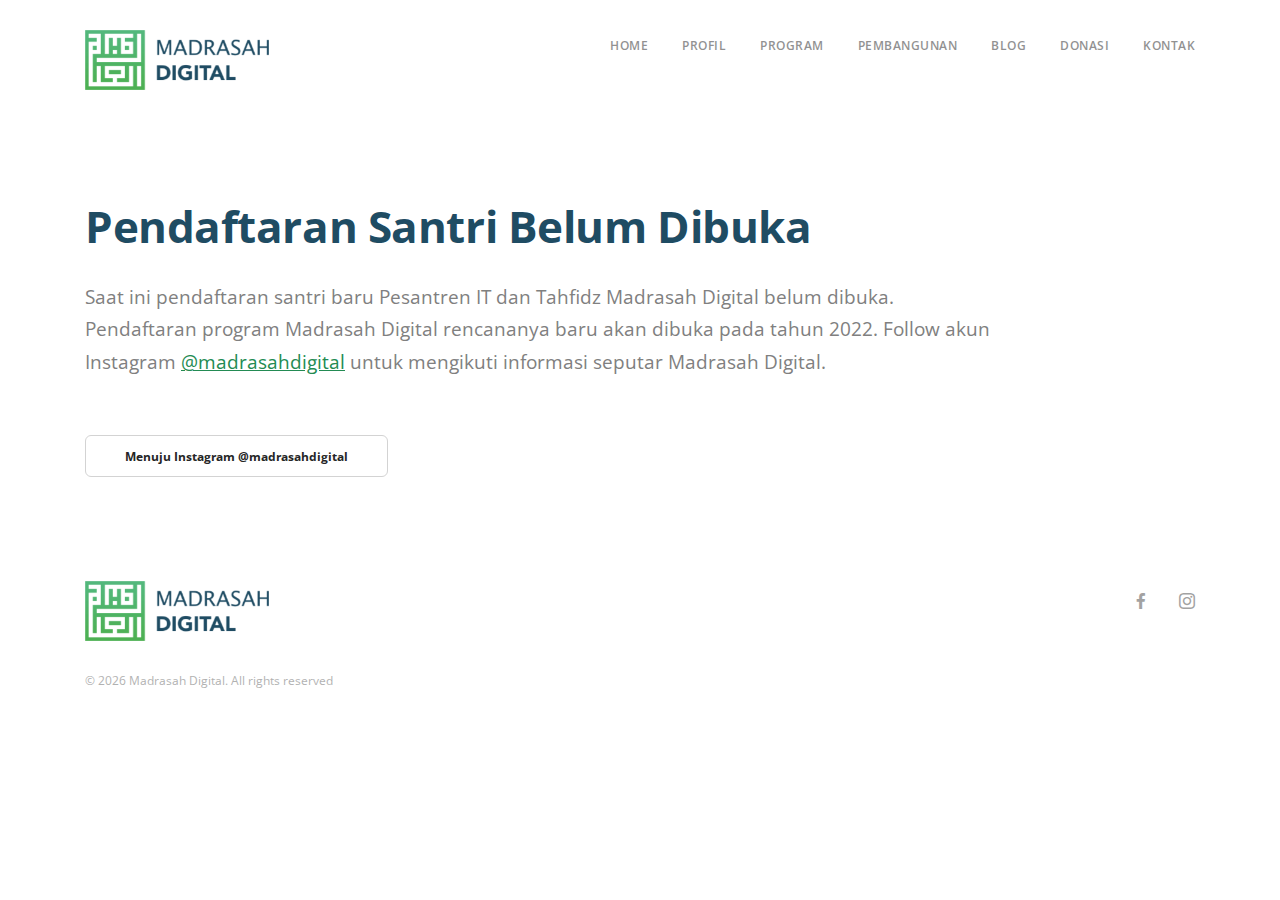
<file: pendaftaran/index.html>
<!doctype html>
<html lang="en">
    <head>
        <meta charset="utf-8">
        <title>Madrasah Digital, Membentuk 1 Juta Pengusaha dan Ahli Teknologi Penghafal Al-Qur’an</title>

        <link rel="apple-touch-icon" sizes="57x57" href="../assets/img/icon/apple-icon-57x57.png">
        <link rel="apple-touch-icon" sizes="60x60" href="../assets/img/icon/apple-icon-60x60.png">
        <link rel="apple-touch-icon" sizes="72x72" href="../assets/img/icon/apple-icon-72x72.png">
        <link rel="apple-touch-icon" sizes="76x76" href="../assets/img/icon/apple-icon-76x76.png">
        <link rel="apple-touch-icon" sizes="114x114" href="../assets/img/icon/apple-icon-114x114.png">
        <link rel="apple-touch-icon" sizes="120x120" href="../assets/img/icon/apple-icon-120x120.png">
        <link rel="apple-touch-icon" sizes="144x144" href="../assets/img/icon/apple-icon-144x144.png">
        <link rel="apple-touch-icon" sizes="152x152" href="../assets/img/icon/apple-icon-152x152.png">
        <link rel="apple-touch-icon" sizes="180x180" href="../assets/img/icon/apple-icon-180x180.png">
        <link rel="icon" type="image/png" sizes="192x192"  href="../assets/img/icon/android-icon-192x192.png">
        <link rel="icon" type="image/png" sizes="32x32" href="../assets/img/icon/favicon-32x32.png">
        <link rel="icon" type="image/png" sizes="96x96" href="../assets/img/icon/favicon-96x96.png">
        <link rel="icon" type="image/png" sizes="16x16" href="../assets/img/icon/favicon-16x16.png">
        <link rel="manifest" href="../assets/img/icon/manifest.json">
        <meta name="msapplication-TileColor" content="#ffffff">
        <meta name="msapplication-TileImage" content="../assets/img/icon/ms-icon-144x144.png">
        <meta name="theme-color" content="#ffffff">

        <!-- META -->
        <link rel="canonical" href="https://www.madrasahdigital.id/">
        <meta property="og:locale" content="id_ID">
        <meta property="og:type" content="article">
        <meta property="og:title" content="Madrasah Digital, Membentuk 1 Juta Pengusaha dan Ahli Teknologi Penghafal Al-Qur’an">
        <meta property="og:description" content="Pesantren IT dan Tahfidz Al-Qur’an Madrasah Digital merupakan sebuah lembaga pendidikan non formal berbasis pesantren yang terletak di Kabupaten Bekasi dengan fokus pada hafalan Al-Qur’an dan pemberian pembekalan keahlian dalam bidang bisnis dan teknologi kepada para santri.">
        <meta property="og:url" content="">
        <meta property="og:site_name" content="https://www.madrasahdigital.id/">
        <meta property="article:publisher" content="https://www.facebook.com/madrasahdigital.id/">
        <meta property="og:image" content="../assets/images/og-image-madrasah.jpg">
        <meta property="og:image:width" content="1200">
        <meta property="og:image:height" content="627">

        <meta name="description" content="Pesantren IT dan Tahfidz Al-Qur’an Madrasah Digital merupakan sebuah lembaga pendidikan non formal berbasis pesantren yang terletak di Kabupaten Bekasi dengan fokus pada hafalan Al-Qur’an dan pemberian pembekalan keahlian dalam bidang bisnis dan teknologi kepada para santri.">
        <meta property="description" content="Pesantren IT dan Tahfidz Al-Qur’an Madrasah Digital merupakan sebuah lembaga pendidikan non formal berbasis pesantren yang terletak di Kabupaten Bekasi dengan fokus pada hafalan Al-Qur’an dan pemberian pembekalan keahlian dalam bidang bisnis dan teknologi kepada para santri.">
        <meta property="language" content="Indonesia">
        <meta property="revisit-after" content="7">
        <meta property="rating" content="general">

        <meta property="webcrawlers" content="all">
        <meta property="spiders" content="all">
        <meta property="robots" content="all">

        <meta name="viewport" content="width=device-width, initial-scale=1.0">
        <link href="../assets/css/stack-interface.css" rel="stylesheet" type="text/css" media="all">
        <link href="../assets/css/socicon.css" rel="stylesheet" type="text/css" media="all" />
        <link href="../assets/css/iconsmind.css" rel="stylesheet" type="text/css" media="all" />
        <link href="../assets/css/bootstrap.css" rel="stylesheet" type="text/css" media="all" />
        <link href="../assets/css/stack-interface.css" rel="stylesheet" type="text/css" media="all" />
        <link href="../assets/css/theme-greensea.css" rel="stylesheet" type="text/css" media="all" />
        <link href="../assets/css/custom.css" rel="stylesheet" type="text/css" media="all" />
        <link href="https://fonts.googleapis.com/css?family=Open+Sans:200,300,400,400i,500,600,700" rel="stylesheet">

        <!-- Global site tag (gtag.js) - Google Analytics -->
        <script async src="https://www.googletagmanager.com/gtag/js?id=UA-150147613-1"></script>
        <script>
          window.dataLayer = window.dataLayer || [];
          function gtag(){dataLayer.push(arguments);}
          gtag('js', new Date());

          gtag('config', 'UA-150147613-1');
        </script>

        <!-- Google Tag Manager -->
        <script>(function(w,d,s,l,i){w[l]=w[l]||[];w[l].push({'gtm.start':
        new Date().getTime(),event:'gtm.js'});var f=d.getElementsByTagName(s)[0],
        j=d.createElement(s),dl=l!='dataLayer'?'&l='+l:'';j.async=true;j.src=
        'https://www.googletagmanager.com/gtm.js?id='+i+dl;f.parentNode.insertBefore(j,f);
        })(window,document,'script','dataLayer','GTM-MRNHCFS');</script>
        <!-- End Google Tag Manager -->



    </head>
    <body data-smooth-scroll-offset="77">
        <!-- Google Tag Manager (noscript) -->
        <noscript><iframe src="https://www.googletagmanager.com/ns.html?id=GTM-MRNHCFS"
        height="0" width="0" style="display:none;visibility:hidden"></iframe></noscript>
        <!-- End Google Tag Manager (noscript) -->

        <div class="nav-container">
            <div class="via-1621924762966" via="via-1621924762966" vio="Navbar Madrasah Digital">
                <div class="bar bar--sm visible-xs">
                    <div class="container">
                        <div class="row">
                            <div class="col-3 col-md-2">
                                <a href="https://www.madrasahdigital.id/"> <img class="logo logo-dark" alt="logo" src="../assets/images/logo-madrasah-sm.png"> <img class="logo logo-light" alt="logo" src="../assets/img/logo-md.png"> </a>
                            </div>
                            <div class="col-9 col-md-10 text-right">
                                <a href="https://www.madrasahdigital.id/" class="hamburger-toggle" data-toggle-class="#menu1;hidden-xs hidden-sm"> <i class="icon icon--sm stack-interface stack-menu"></i> </a>
                            </div>
                        </div>
                    </div>
                </div>
                <nav id="menu1" class="bar bar-1 hidden-xs pb-2">
                    <div class="container">
                        <div class="row">
                            <div class="col-lg-1 col-md-2 hidden-xs">
                                <div class="bar__module">
                                    <a href="https://www.madrasahdigital.id/"> <img class="logo logo-dark logo-madrasah" alt="logo" src="../assets/images/logo-madrasah.png"> <img class="logo logo-light logo-madrasah" alt="logo" src="../assets/img/logo-md.png"> </a>
                                </div>
                            </div>
                            <div class="col-lg-11 col-md-12 text-right text-left-xs text-left-sm">
                                <div class="bar__module">
                                    <ul class="madrasah-menu menu-horizontal text-left">
                                        <li> <a href="https://www.madrasahdigital.id/">HOME<br></a> </li>
                                        <li> <a href="https://www.madrasahdigital.id/#about" class="btn-scroll-to">PROFIL<br></a> </li>
                                        <li> <a href="https://www.madrasahdigital.id/#program" class="btn-scroll-to">PROGRAM<br></a> </li>
                                        <!--<li> <a href="https://www.madrasahdigital.id/#produk" class="btn-scroll-to">PRODUK<br></a> </li>-->
                                        <li> <a href="https://photos.app.goo.gl/yVmxy7kV6UMGmF8V8" target="_blank">PEMBANGUNAN<br></a> </li>
                                        <li> <a href="https://medium.com/madrasah-digital" target="_blank">BLOG<br></a> </li>
                                        <li> <a href="https://kitabisa.com/patunganpesantren" target="_blank">DONASI<br></a> </li>
                                        <li> <a href="https://www.madrasahdigital.id/#contact" class="btn-scroll-to">KONTAK<br></a> </li>
                                    </ul>
                                </div>
                            </div>
                        </div>
                    </div>
                </nav>
            </div>
        </div>
        <div class="main-container">
            <section class="switchable switchable--switch">
                <div class="container">
                    <div class="row justify-content-between">
                        <div class="col-lg-10 col-md-10">
                            <div class="mt--0">
                                <h1 class="type--bold text--color-madrasah-dark"> Pendaftaran Santri Belum Dibuka </h1>
                                <p class="lead mb-5"> Saat ini pendaftaran santri baru Pesantren IT dan Tahfidz Madrasah Digital belum dibuka. Pendaftaran program Madrasah Digital rencananya baru akan dibuka pada tahun 2022. Follow akun Instagram <a href="https://www.instagram.com/madrasahdigital/" target="_blank">@madrasahdigital</a> untuk mengikuti informasi seputar Madrasah Digital. </p>
                                <a class="btn" href="https://www.instagram.com/madrasahdigital/" target="_blank"> <span class="btn__text">
                            Menuju Instagram @madrasahdigital</span> </a>
                            </div>
                        </div>

                    </div>
                </div>
            </section>
                
            <footer class="footer-3 text-center-xs space--xs">
                <div class="container">
                    <div class="row">
                        <div class="col-sm-6"> <img alt="Image" class="logo logo-madrasah" src="../assets/images/logo-madrasah.png">
                            <!--<ul class="list-inline list--hover">
                                <li> <a href="#"><span class="type--fine-print">Get Started</span></a> </li>
                                <li> <a href="#"><span class="type--fine-print">help@stack.io</span></a> </li>
                            </ul>-->
                        </div>
                        <div class="col-sm-6 text-right text-center visible-xs">
                            <ul class="social-list list-inline list--hover">
                                <!--<li><a href="#"><i class="socicon socicon-google icon icon--xs"></i></a></li>
                                <li><a href="#"><i class="socicon socicon-twitter icon icon--xs"></i></a></li>-->
                                <li><a href="https://www.facebook.com/madrasahdigital.id" target="_blank"><i class="socicon socicon-facebook icon icon--xs"></i></a></li>
                                <li><a href="https://www.instagram.com/madrasahdigital/" target="_blank"><i class="socicon socicon-instagram icon icon--xs"></i></a></li>
                            </ul>
                        </div>
                        <div class="col-sm-6 text-right text-right hidden-xs">
                            <ul class="social-list list-inline list--hover">
                                <!--<li><a href="#"><i class="socicon socicon-google icon icon--xs"></i></a></li>
                                <li><a href="#"><i class="socicon socicon-twitter icon icon--xs"></i></a></li>-->
                                <li><a href="https://www.facebook.com/madrasahdigital.id" target="_blank"><i class="socicon socicon-facebook icon icon--xs"></i></a></li>
                                <li><a href="https://www.instagram.com/madrasahdigital/" target="_blank"><i class="socicon socicon-instagram icon icon--xs"></i></a></li>
                            </ul>
                        </div>
                    </div>
                    <div class="row">
                        <div class="col-sm-6"> <span class="type--fine-print">© <span class="update-year"></span> Madrasah Digital. All rights reserved</span> <!--<a class="type--fine-print" href="#">Privacy Policy</a> <a class="type--fine-print" href="#">Legal</a> --></div>
                    </div>
                </div>
            </footer>
        </div>
        <script src="../assets/js/jquery-3.1.1.min.js"></script>
        <script src="../assets/js/parallax.js"></script>
        <script src="../assets/js/smooth-scroll.min.js"></script>
        <script src="../assets/js/scripts.js"></script>

        <script>
        $( ".btn-scroll-to" ).click(function() {
            var target = $(this).attr("href");
            
            $('html, body').animate({
                scrollTop: ($(target).first().offset().top)
            },500);
        });
        </script>

    </body>

</html>
</file>
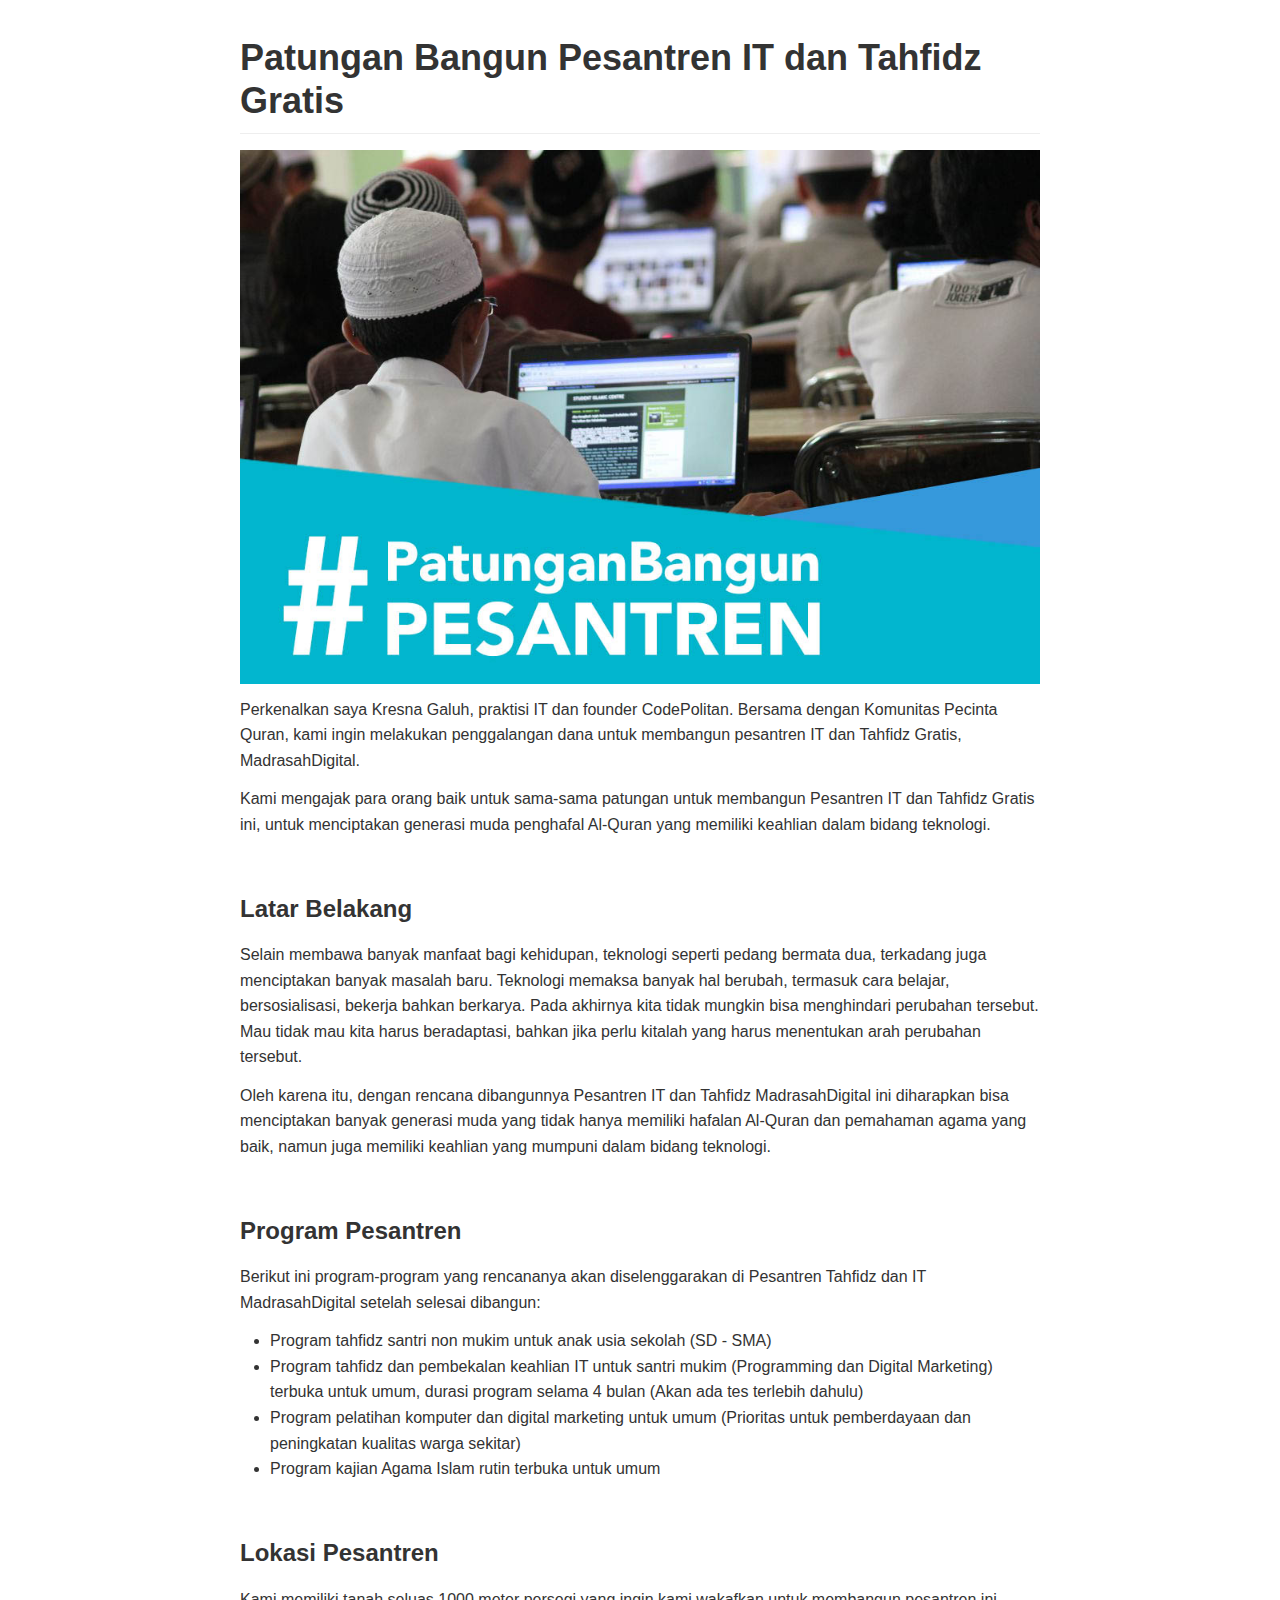
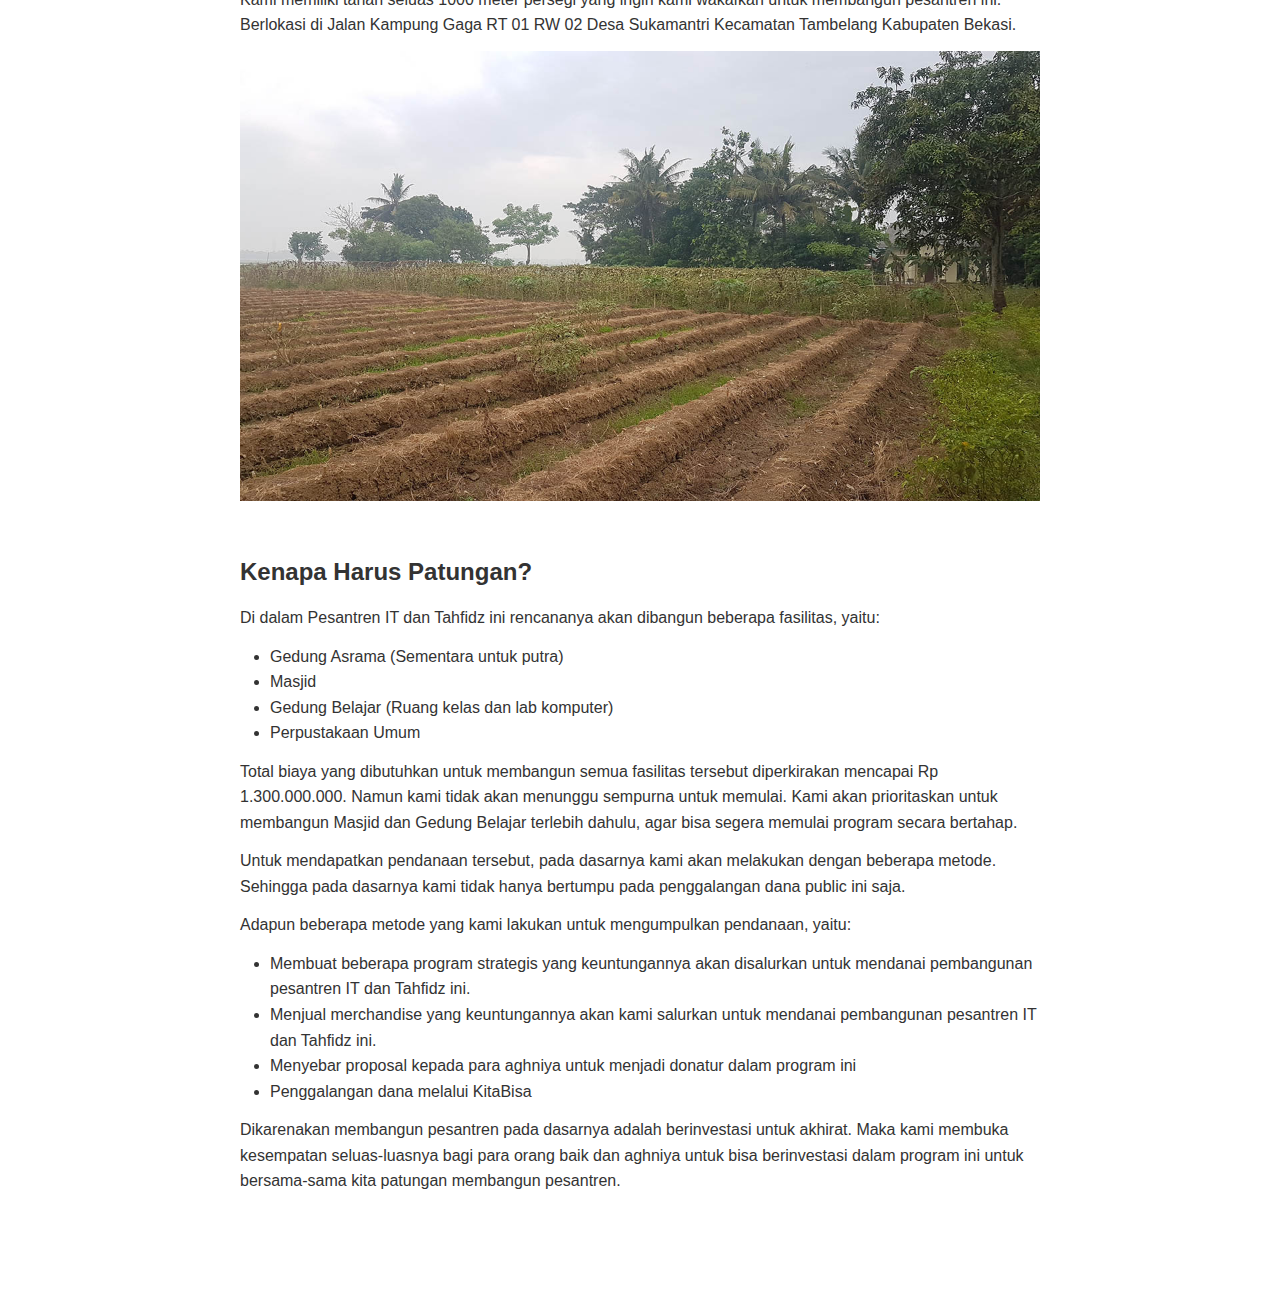
<file: off_index.html>
<!doctype html>
<html>
<head>
<meta charset='UTF-8'><meta name='viewport' content='width=device-width initial-scale=1'>
<title>MadrasahDigital - Pesantren IT dan Tahfidz</title><link href='https://fonts.googleapis.com/css?family=Open+Sans:400italic,700italic,700,400&subset=latin,latin-ext' rel='stylesheet' type='text/css' /><style type='text/css'>html {overflow-x: initial !important;}:root { --bg-color: #ffffff; --text-color: #333333; --select-text-bg-color: #B5D6FC; --select-text-font-color: auto; --monospace: "Lucida Console",Consolas,"Courier",monospace; }
html { font-size: 14px; background-color: var(--bg-color); color: var(--text-color); font-family: "Helvetica Neue", Helvetica, Arial, sans-serif; -webkit-font-smoothing: antialiased; }
body { margin: 0px; padding: 0px; height: auto; bottom: 0px; top: 0px; left: 0px; right: 0px; font-size: 1rem; line-height: 1.42857143; overflow-x: hidden; background-image: inherit; background-size: inherit; background-attachment: inherit; background-origin: inherit; background-clip: inherit; background-color: inherit; background-position: inherit inherit; background-repeat: inherit inherit; }
iframe { margin: auto; }
a.url { word-break: break-all; }
a:active, a:hover { outline: 0px; }
.in-text-selection, ::selection { text-shadow: none; background: var(--select-text-bg-color); color: var(--select-text-font-color); }
#write { margin: 0px auto; height: auto; width: inherit; word-break: normal; word-wrap: break-word; position: relative; white-space: normal; padding-bottom: 70px; overflow-x: visible; }
.first-line-indent #write div, .first-line-indent #write li, .first-line-indent #write p { text-indent: 2em; }
.first-line-indent #write div :not(p):not(div), .first-line-indent #write div.md-htmlblock-container, .first-line-indent #write p *, .first-line-indent pre { text-indent: 0px; }
.for-image #write { padding-left: 8px; padding-right: 8px; }
body.typora-export { padding-left: 30px; padding-right: 30px; }
@media screen and (max-width: 500px) { 
  body.typora-export { padding-left: 0px; padding-right: 0px; }
  .CodeMirror-sizer { margin-left: 0px !important; }
  .CodeMirror-gutters { display: none !important; }
}
#write > blockquote:first-child, #write > div:first-child, #write > figure:first-child, #write > ol:first-child, #write > p:first-child, #write > pre:first-child, #write > ul:first-child { margin-top: 30px; }
#write li > figure:first-child { margin-top: -20px; }
#write ol, #write ul { position: relative; }
img { max-width: 100%; vertical-align: middle; }
button, input, select, textarea { color: inherit; font-family: inherit; font-size: inherit; font-style: inherit; font-variant-caps: inherit; font-weight: inherit; font-stretch: inherit; line-height: inherit; }
input[type="checkbox"], input[type="radio"] { line-height: normal; padding: 0px; }
*, ::after, ::before { box-sizing: border-box; }
#write h1, #write h2, #write h3, #write h4, #write h5, #write h6, #write p, #write pre { width: inherit; }
#write h1, #write h2, #write h3, #write h4, #write h5, #write h6, #write p { position: relative; }
h1, h2, h3, h4, h5, h6 { break-after: avoid-page; break-inside: avoid; orphans: 2; }
p { orphans: 4; }
h1 { font-size: 2rem; }
h2 { font-size: 1.8rem; }
h3 { font-size: 1.6rem; }
h4 { font-size: 1.4rem; }
h5 { font-size: 1.2rem; }
h6 { font-size: 1rem; }
.md-math-block, .md-rawblock, h1, h2, h3, h4, h5, h6, p { margin-top: 1rem; margin-bottom: 1rem; }
.hidden { display: none; }
.md-blockmeta { color: rgb(204, 204, 204); font-weight: 700; font-style: italic; }
a { cursor: pointer; }
sup.md-footnote { padding: 2px 4px; background-color: rgba(238, 238, 238, 0.701961); color: rgb(85, 85, 85); border-top-left-radius: 4px; border-top-right-radius: 4px; border-bottom-right-radius: 4px; border-bottom-left-radius: 4px; cursor: pointer; }
sup.md-footnote a, sup.md-footnote a:hover { color: inherit; text-transform: inherit; text-decoration: inherit; }
#write input[type="checkbox"] { cursor: pointer; width: inherit; height: inherit; }
figure { overflow-x: auto; margin: 1.2em 0px; max-width: calc(100% + 16px); padding: 0px; }
figure > table { margin: 0px !important; }
tr { break-inside: avoid; break-after: auto; }
thead { display: table-header-group; }
table { border-collapse: collapse; border-spacing: 0px; width: 100%; overflow: auto; break-inside: auto; text-align: left; }
table.md-table td { min-width: 80px; }
.CodeMirror-gutters { border-right-width: 0px; background-color: inherit; }
.CodeMirror { text-align: left; }
.CodeMirror-placeholder { opacity: 0.3; }
.CodeMirror pre { padding: 0px 4px; }
.CodeMirror-lines { padding: 0px; }
div.hr:focus { cursor: none; }
#write pre { white-space: pre-wrap; }
#write.fences-no-line-wrapping pre { white-space: pre; }
#write pre.ty-contain-cm { white-space: normal; }
.CodeMirror-gutters { margin-right: 4px; }
.md-fences { font-size: 0.9rem; display: block; break-inside: avoid; text-align: left; overflow: visible; white-space: pre; background-image: inherit; background-size: inherit; background-attachment: inherit; background-origin: inherit; background-clip: inherit; background-color: inherit; position: relative !important; background-position: inherit inherit; background-repeat: inherit inherit; }
.md-diagram-panel { width: 100%; margin-top: 10px; text-align: center; padding-top: 0px; padding-bottom: 8px; overflow-x: auto; }
#write .md-fences.mock-cm { white-space: pre-wrap; }
.md-fences.md-fences-with-lineno { padding-left: 0px; }
#write.fences-no-line-wrapping .md-fences.mock-cm { white-space: pre; overflow-x: auto; }
.md-fences.mock-cm.md-fences-with-lineno { padding-left: 8px; }
.CodeMirror-line, twitterwidget { break-inside: avoid; }
.footnotes { opacity: 0.8; font-size: 0.9rem; margin-top: 1em; margin-bottom: 1em; }
.footnotes + .footnotes { margin-top: 0px; }
.md-reset { margin: 0px; padding: 0px; border: 0px; outline: 0px; vertical-align: top; text-decoration: none; text-shadow: none; float: none; position: static; width: auto; height: auto; white-space: nowrap; cursor: inherit; line-height: normal; font-weight: 400; text-align: left; box-sizing: content-box; direction: ltr; background-position: 0px 0px; background-repeat: initial initial; }
li div { padding-top: 0px; }
blockquote { margin: 1rem 0px; }
li .mathjax-block, li p { margin: 0.5rem 0px; }
li { margin: 0px; position: relative; }
blockquote > :last-child { margin-bottom: 0px; }
blockquote > :first-child, li > :first-child { margin-top: 0px; }
.footnotes-area { color: rgb(136, 136, 136); margin-top: 0.714rem; padding-bottom: 0.143rem; white-space: normal; }
#write .footnote-line { white-space: pre-wrap; }
@media print { 
  body, html { border: 1px solid transparent; height: 99%; break-after: avoid-page; break-before: avoid-page; }
  #write { margin-top: 0px; border-color: transparent !important; }
  .typora-export * { -webkit-print-color-adjust: exact; }
  html.blink-to-pdf { font-size: 13px; }
  .typora-export #write { padding-left: 1cm; padding-right: 1cm; padding-bottom: 0px; break-after: avoid-page; }
  .typora-export #write::after { height: 0px; }
  @page { margin: 20mm 0px; }
}
.footnote-line { margin-top: 0.714em; font-size: 0.7em; }
a img, img a { cursor: pointer; }
pre.md-meta-block { font-size: 0.8rem; min-height: 0.8rem; white-space: pre-wrap; background-color: rgb(204, 204, 204); display: block; overflow-x: hidden; background-position: initial initial; background-repeat: initial initial; }
p > img:only-child { display: block; margin: auto; }
p > .md-image:only-child { display: inline-block; width: 100%; text-align: center; }
#write .MathJax_Display { margin: 0.8em 0px 0px; }
.md-math-block { width: 100%; }
.md-math-block:not(:empty)::after { display: none; }
[contenteditable="true"]:active, [contenteditable="true"]:focus { outline: 0px; box-shadow: none; }
.md-task-list-item { position: relative; list-style-type: none; }
.task-list-item.md-task-list-item { padding-left: 0px; }
.md-task-list-item > input { position: absolute; top: 0px; left: 0px; margin-left: -1.2em; margin-top: calc(1em - 10px); }
.math { font-size: 1rem; }
.md-toc { min-height: 3.58rem; position: relative; font-size: 0.9rem; border-top-left-radius: 10px; border-top-right-radius: 10px; border-bottom-right-radius: 10px; border-bottom-left-radius: 10px; }
.md-toc-content { position: relative; margin-left: 0px; }
.md-toc-content::after, .md-toc::after { display: none; }
.md-toc-item { display: block; color: rgb(65, 131, 196); }
.md-toc-item a { text-decoration: none; }
.md-toc-inner:hover { }
.md-toc-inner { display: inline-block; cursor: pointer; }
.md-toc-h1 .md-toc-inner { margin-left: 0px; font-weight: 700; }
.md-toc-h2 .md-toc-inner { margin-left: 2em; }
.md-toc-h3 .md-toc-inner { margin-left: 4em; }
.md-toc-h4 .md-toc-inner { margin-left: 6em; }
.md-toc-h5 .md-toc-inner { margin-left: 8em; }
.md-toc-h6 .md-toc-inner { margin-left: 10em; }
@media screen and (max-width: 48em) { 
  .md-toc-h3 .md-toc-inner { margin-left: 3.5em; }
  .md-toc-h4 .md-toc-inner { margin-left: 5em; }
  .md-toc-h5 .md-toc-inner { margin-left: 6.5em; }
  .md-toc-h6 .md-toc-inner { margin-left: 8em; }
}
a.md-toc-inner { font-size: inherit; font-style: inherit; font-weight: inherit; line-height: inherit; }
.footnote-line a:not(.reversefootnote) { color: inherit; }
.md-attr { display: none; }
.md-fn-count::after { content: "."; }
code, pre, samp, tt { font-family: var(--monospace); }
kbd { margin: 0px 0.1em; padding: 0.1em 0.6em; font-size: 0.8em; color: rgb(36, 39, 41); background-color: rgb(255, 255, 255); border: 1px solid rgb(173, 179, 185); border-top-left-radius: 3px; border-top-right-radius: 3px; border-bottom-right-radius: 3px; border-bottom-left-radius: 3px; box-shadow: rgba(12, 13, 14, 0.2) 0px 1px 0px, rgb(255, 255, 255) 0px 0px 0px 2px inset; white-space: nowrap; vertical-align: middle; background-position: initial initial; background-repeat: initial initial; }
.md-comment { color: rgb(162, 127, 3); opacity: 0.8; font-family: var(--monospace); }
code { text-align: left; }
a.md-print-anchor { white-space: pre !important; border: none !important; display: inline-block !important; position: absolute !important; width: 1px !important; right: 0px !important; outline: 0px !important; text-shadow: initial !important; background-position: 0px 0px !important; background-repeat: initial initial !important; }
.md-inline-math .MathJax_SVG .noError { display: none !important; }
.md-math-block .MathJax_SVG_Display { text-align: center; margin: 0px; position: relative; text-indent: 0px; max-width: none; max-height: none; min-height: 0px; min-width: 100%; width: auto; overflow-y: hidden; display: block !important; }
.MathJax_SVG_Display, .md-inline-math .MathJax_SVG_Display { width: auto; margin: inherit; display: inline-block !important; }
.MathJax_SVG .MJX-monospace { font-family: var(--monospace); }
.MathJax_SVG .MJX-sans-serif { font-family: sans-serif; }
.MathJax_SVG { display: inline; font-style: normal; font-weight: 400; line-height: normal; zoom: 90%; text-indent: 0px; text-align: left; text-transform: none; letter-spacing: normal; word-spacing: normal; word-wrap: normal; white-space: nowrap; float: none; direction: ltr; max-width: none; max-height: none; min-width: 0px; min-height: 0px; border: 0px; padding: 0px; margin: 0px; }
.MathJax_SVG * { transition: none; }
.MathJax_SVG_Display svg { vertical-align: middle !important; margin-bottom: 0px !important; }
.os-windows.monocolor-emoji .md-emoji { font-family: "Segoe UI Symbol", sans-serif; }
.md-diagram-panel > svg { max-width: 100%; }
[lang="mermaid"] svg, [lang="flow"] svg { max-width: 100%; }
[lang="mermaid"] .node text { font-size: 1rem; }
table tr th { border-bottom-width: 0px; }
video { max-width: 100%; display: block; margin: 0px auto; }
iframe { max-width: 100%; width: 100%; border: none; }
.highlight td, .highlight tr { border: 0px; }


:root {
    --side-bar-bg-color: #fafafa;
    --control-text-color: #777;
}

@include-when-export url(https://fonts.googleapis.com/css?family=Open+Sans:400italic,700italic,700,400&subset=latin,latin-ext);

@font-face {
    font-family: 'Open Sans';
    font-style: normal;
    font-weight: normal;
    src: local('Open Sans Regular'),url('file:///Users/kresnagaluh/Library/Application%20Support/abnerworks.Typora/themes/github/400.woff') format('woff')
}

@font-face {
    font-family: 'Open Sans';
    font-style: italic;
    font-weight: normal;
    src: local('Open Sans Italic'),url('file:///Users/kresnagaluh/Library/Application%20Support/abnerworks.Typora/themes/github/400i.woff') format('woff')
}

@font-face {
    font-family: 'Open Sans';
    font-style: normal;
    font-weight: bold;
    src: local('Open Sans Bold'),url('file:///Users/kresnagaluh/Library/Application%20Support/abnerworks.Typora/themes/github/700.woff') format('woff')
}

@font-face {
    font-family: 'Open Sans';
    font-style: italic;
    font-weight: bold;
    src: local('Open Sans Bold Italic'),url('file:///Users/kresnagaluh/Library/Application%20Support/abnerworks.Typora/themes/github/700i.woff') format('woff')
}

html {
    font-size: 16px;
}

body {
    font-family: "Open Sans","Clear Sans","Helvetica Neue",Helvetica,Arial,sans-serif;
    color: rgb(51, 51, 51);
    line-height: 1.6;
}

#write{
    max-width: 860px;
  	margin: 0 auto;
  	padding: 20px 30px 40px 30px;
	padding-top: 20px;
    padding-bottom: 100px;
}
#write > ul:first-child,
#write > ol:first-child{
    margin-top: 30px;
}

body > *:first-child {
    margin-top: 0 !important;
}
body > *:last-child {
    margin-bottom: 0 !important;
}
a {
    color: #4183C4;
}
h1,
h2,
h3,
h4,
h5,
h6 {
    position: relative;
    margin-top: 1rem;
    margin-bottom: 1rem;
    font-weight: bold;
    line-height: 1.4;
    cursor: text;
}
h1:hover a.anchor,
h2:hover a.anchor,
h3:hover a.anchor,
h4:hover a.anchor,
h5:hover a.anchor,
h6:hover a.anchor {
    /*background: url("file:///Users/kresnagaluh/Library/Application%20Support/images/modules/styleguide/para.png") no-repeat 10px center;*/
    text-decoration: none;
}
h1 tt,
h1 code {
    font-size: inherit;
}
h2 tt,
h2 code {
    font-size: inherit;
}
h3 tt,
h3 code {
    font-size: inherit;
}
h4 tt,
h4 code {
    font-size: inherit;
}
h5 tt,
h5 code {
    font-size: inherit;
}
h6 tt,
h6 code {
    font-size: inherit;
}
h1 {
    padding-bottom: .3em;
    font-size: 2.25em;
    line-height: 1.2;
    border-bottom: 1px solid #eee;
}
h2 {
   padding-bottom: .3em;
    font-size: 1.75em;
    line-height: 1.225;
    border-bottom: 1px solid #eee;
}
h3 {
    font-size: 1.5em;
    line-height: 1.43;
}
h4 {
    font-size: 1.25em;
}
h5 {
    font-size: 1em;
}
h6 {
   font-size: 1em;
    color: #777;
}
p,
blockquote,
ul,
ol,
dl,
table{
    margin: 0.8em 0;
}
li>ol,
li>ul {
    margin: 0 0;
}
hr {
    height: 2px;
    padding: 0;
    margin: 16px 0;
    background-color: #e7e7e7;
    border: 0 none;
    overflow: hidden;
    box-sizing: content-box;
}

body > h2:first-child {
    margin-top: 0;
    padding-top: 0;
}
body > h1:first-child {
    margin-top: 0;
    padding-top: 0;
}
body > h1:first-child + h2 {
    margin-top: 0;
    padding-top: 0;
}
body > h3:first-child,
body > h4:first-child,
body > h5:first-child,
body > h6:first-child {
    margin-top: 0;
    padding-top: 0;
}
a:first-child h1,
a:first-child h2,
a:first-child h3,
a:first-child h4,
a:first-child h5,
a:first-child h6 {
    margin-top: 0;
    padding-top: 0;
}
h1 p,
h2 p,
h3 p,
h4 p,
h5 p,
h6 p {
    margin-top: 0;
}
li p.first {
    display: inline-block;
}
ul,
ol {
    padding-left: 30px;
}
ul:first-child,
ol:first-child {
    margin-top: 0;
}
ul:last-child,
ol:last-child {
    margin-bottom: 0;
}
blockquote {
    border-left: 4px solid #dfe2e5;
    padding: 0 15px;
    color: #777777;
}
blockquote blockquote {
    padding-right: 0;
}
table {
    padding: 0;
    word-break: initial;
}
table tr {
    border-top: 1px solid #dfe2e5;
    margin: 0;
    padding: 0;
}
table tr:nth-child(2n),
thead {
    background-color: #f8f8f8;
}
table tr th {
    font-weight: bold;
    border: 1px solid #dfe2e5;
    border-bottom: 0;
    text-align: left;
    margin: 0;
    padding: 6px 13px;
}
table tr td {
    border: 1px solid #dfe2e5;
    text-align: left;
    margin: 0;
    padding: 6px 13px;
}
table tr th:first-child,
table tr td:first-child {
    margin-top: 0;
}
table tr th:last-child,
table tr td:last-child {
    margin-bottom: 0;
}

.CodeMirror-lines {
    padding-left: 4px;
}

.code-tooltip {
    box-shadow: 0 1px 1px 0 rgba(0,28,36,.3);
    border-top: 1px solid #eef2f2;
}

.md-fences,
code,
tt {
    border: 1px solid #e7eaed;
    background-color: #f8f8f8;
    border-radius: 3px;
    padding: 0;
    padding: 2px 4px 0px 4px;
    font-size: 0.9em;
}

code {
    background-color: #f3f4f4;
    padding: 0 4px 2px 4px;
}

.md-fences {
    margin-bottom: 15px;
    margin-top: 15px;
    padding: 0.2em 1em;
    padding-top: 8px;
    padding-bottom: 6px;
}


.md-task-list-item > input {
  margin-left: -1.3em;
}

@media screen and (min-width: 914px) {
    /*body {
        width: 854px;
        margin: 0 auto;
    }*/
}
@media print {
    html {
        font-size: 13px;
    }
    table,
    pre {
        page-break-inside: avoid;
    }
    pre {
        word-wrap: break-word;
    }
}

.md-fences {
	background-color: #f8f8f8;
}
#write pre.md-meta-block {
	padding: 1rem;
    font-size: 85%;
    line-height: 1.45;
    background-color: #f7f7f7;
    border: 0;
    border-radius: 3px;
    color: #777777;
    margin-top: 0 !important;
}

.mathjax-block>.code-tooltip {
	bottom: .375rem;
}

.md-mathjax-midline {
    background: #fafafa;
}

#write>h3.md-focus:before{
	left: -1.5625rem;
	top: .375rem;
}
#write>h4.md-focus:before{
	left: -1.5625rem;
	top: .285714286rem;
}
#write>h5.md-focus:before{
	left: -1.5625rem;
	top: .285714286rem;
}
#write>h6.md-focus:before{
	left: -1.5625rem;
	top: .285714286rem;
}
.md-image>.md-meta {
    /*border: 1px solid #ddd;*/
    border-radius: 3px;
    padding: 2px 0px 0px 4px;
    font-size: 0.9em;
    color: inherit;
}

.md-tag {
    color: #a7a7a7;
    opacity: 1;
}

.md-toc { 
    margin-top:20px;
    padding-bottom:20px;
}

.sidebar-tabs {
    border-bottom: none;
}

#typora-quick-open {
    border: 1px solid #ddd;
    background-color: #f8f8f8;
}

#typora-quick-open-item {
    background-color: #FAFAFA;
    border-color: #FEFEFE #e5e5e5 #e5e5e5 #eee;
    border-style: solid;
    border-width: 1px;
}

/** focus mode */
.on-focus-mode blockquote {
    border-left-color: rgba(85, 85, 85, 0.12);
}

header, .context-menu, .megamenu-content, footer{
    font-family: "Segoe UI", "Arial", sans-serif;
}

.file-node-content:hover .file-node-icon,
.file-node-content:hover .file-node-open-state{
    visibility: visible;
}

.mac-seamless-mode #typora-sidebar {
    background-color: #fafafa;
    background-color: var(--side-bar-bg-color);
}

.md-lang {
    color: #b4654d;
}

.html-for-mac .context-menu {
    --item-hover-bg-color: #E6F0FE;
}


 .typora-export p, .typora-export .footnote-line {white-space: normal;} 
</style>
</head>
<body class='typora-export' >
<div  id='write'  class = 'is-mac'><h1><a name='header-n2' class='md-header-anchor '></a>Patungan Bangun Pesantren IT dan Tahfidz Gratis</h1><p><img src='images/patunganbangunpesantren.jpg' alt='' referrerPolicy='no-referrer' /></p><p>Perkenalkan saya Kresna Galuh, praktisi IT dan founder CodePolitan. Bersama dengan Komunitas Pecinta Quran, kami ingin melakukan penggalangan dana untuk membangun pesantren IT dan Tahfidz Gratis, MadrasahDigital.</p><p>Kami mengajak para orang baik untuk sama-sama patungan untuk membangun Pesantren IT dan Tahfidz Gratis ini, untuk menciptakan generasi muda penghafal Al-Quran yang memiliki keahlian dalam bidang teknologi.</p><p>&nbsp;</p><h3><a name='header-n25' class='md-header-anchor '></a>Latar Belakang</h3><p>Selain membawa banyak manfaat bagi kehidupan, teknologi seperti pedang bermata dua, terkadang juga menciptakan banyak masalah baru. Teknologi memaksa banyak hal berubah, termasuk cara belajar, bersosialisasi, bekerja bahkan berkarya. Pada akhirnya kita tidak mungkin bisa menghindari perubahan tersebut. Mau tidak mau kita harus beradaptasi, bahkan jika perlu kitalah yang harus menentukan arah perubahan tersebut. </p><p>Oleh karena itu, dengan rencana dibangunnya Pesantren IT dan Tahfidz MadrasahDigital ini diharapkan bisa menciptakan banyak generasi muda yang tidak hanya memiliki hafalan Al-Quran dan pemahaman agama yang baik, namun juga memiliki keahlian yang mumpuni dalam bidang teknologi.</p><p>&nbsp;</p><h3><a name='header-n30' class='md-header-anchor '></a>Program Pesantren</h3><p>Berikut ini program-program yang rencananya akan diselenggarakan di Pesantren Tahfidz dan IT MadrasahDigital setelah selesai dibangun:</p><ul><li>Program tahfidz santri non mukim untuk anak usia sekolah (SD - SMA)</li><li>Program tahfidz dan pembekalan keahlian IT untuk santri mukim (Programming dan Digital Marketing) terbuka untuk umum, durasi program selama 4 bulan (Akan ada tes terlebih dahulu)</li><li>Program pelatihan komputer dan digital marketing untuk umum (Prioritas untuk pemberdayaan dan peningkatan kualitas warga sekitar)</li><li>Program kajian Agama Islam rutin terbuka untuk umum</li></ul><p>&nbsp;</p><h3><a name='header-n17' class='md-header-anchor '></a>Lokasi Pesantren</h3><p>Kami memiliki tanah seluas 1000 meter persegi yang ingin kami wakafkan untuk membangun pesantren ini. Berlokasi di Jalan Kampung Gaga RT 01 RW 02 Desa Sukamantri Kecamatan Tambelang Kabupaten Bekasi. </p><p><img src='images/tanah_pesantren.jpg' alt='' referrerPolicy='no-referrer' /></p><p>&nbsp;</p><h3><a name='header-n91' class='md-header-anchor '></a>Kenapa Harus Patungan?</h3><p>Di dalam Pesantren IT dan Tahfidz ini rencananya akan dibangun beberapa fasilitas, yaitu:</p><ul><li>Gedung Asrama (Sementara untuk putra)</li><li>Masjid</li><li>Gedung Belajar (Ruang kelas dan lab komputer)</li><li>Perpustakaan Umum</li></ul><p>Total biaya yang dibutuhkan untuk membangun semua fasilitas tersebut diperkirakan mencapai Rp 1.300.000.000. Namun kami tidak akan menunggu sempurna untuk memulai. Kami akan prioritaskan untuk membangun Masjid dan Gedung Belajar terlebih dahulu, agar bisa segera memulai program secara bertahap.</p><p>Untuk mendapatkan pendanaan tersebut, pada dasarnya kami akan melakukan dengan beberapa metode. Sehingga pada dasarnya kami tidak hanya bertumpu pada penggalangan dana public ini saja.  </p><p>Adapun beberapa metode yang kami lakukan untuk mengumpulkan pendanaan, yaitu:</p><ul><li>Membuat beberapa program strategis yang keuntungannya akan disalurkan untuk mendanai pembangunan pesantren IT dan Tahfidz ini.</li><li>Menjual merchandise yang keuntungannya akan kami salurkan untuk mendanai pembangunan pesantren IT dan Tahfidz ini.</li><li>Menyebar proposal kepada para aghniya untuk menjadi donatur dalam program ini</li><li>Penggalangan dana melalui KitaBisa</li></ul><p>Dikarenakan membangun pesantren pada dasarnya adalah berinvestasi untuk akhirat. Maka kami membuka kesempatan seluas-luasnya bagi para orang baik dan aghniya untuk bisa berinvestasi dalam program ini untuk bersama-sama kita patungan membangun pesantren.</p></div>
</body>
</html>
</file>
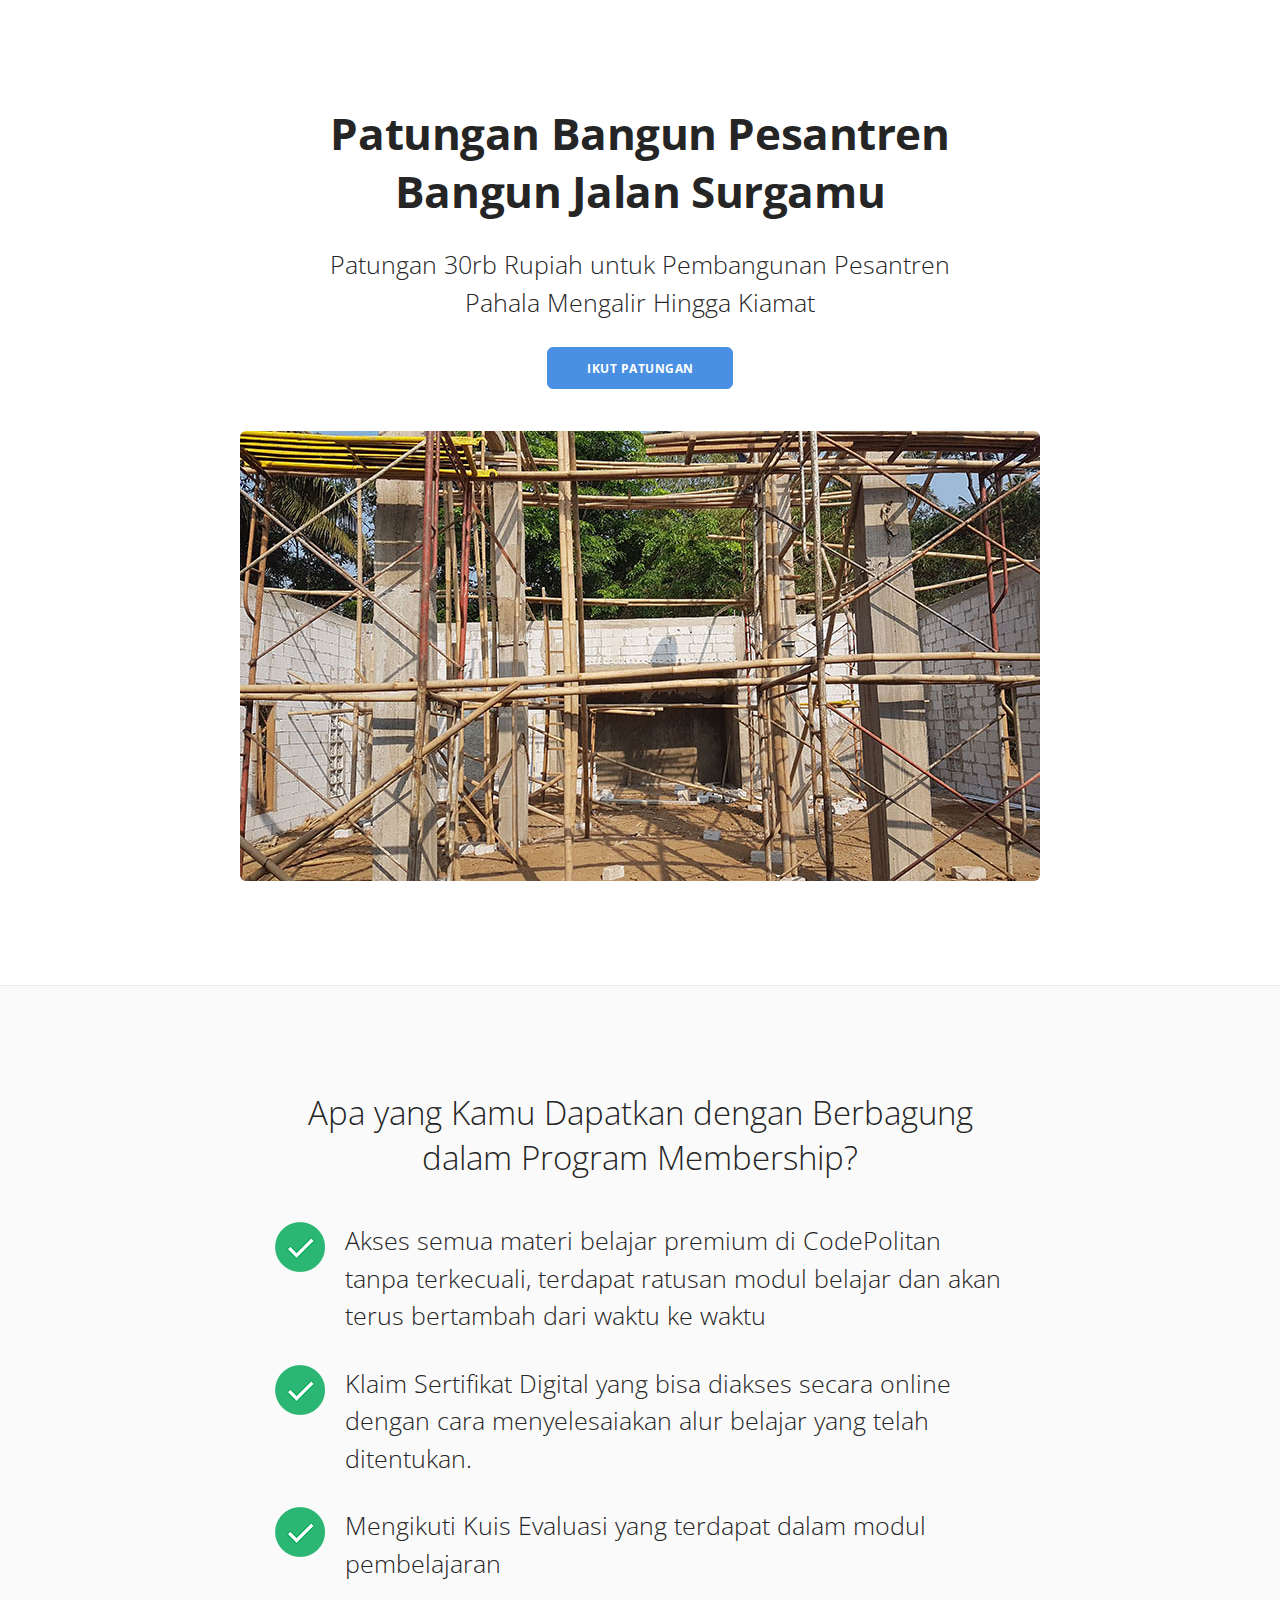
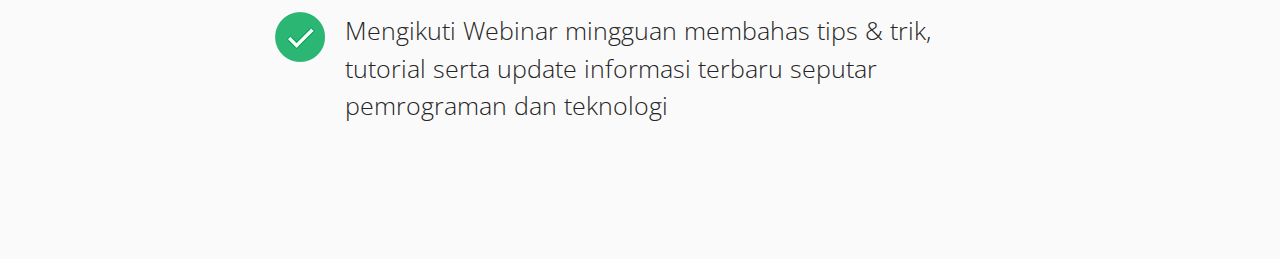
<file: patungan-pesantren.html>
<!doctype html>
<html lang="en">
    <head>
        <meta charset="utf-8">
        <title></title>
        <meta name="viewport" content="width=device-width, initial-scale=1.0">
        <link href="css/bootstrap.css" rel="stylesheet" type="text/css" media="all" />
        <link href="css/stack-interface.css" rel="stylesheet" type="text/css" media="all" />
        <link href="css/theme.css" rel="stylesheet" type="text/css" media="all" />
        <link href="css/custom.css" rel="stylesheet" type="text/css" media="all" />
        <link href="https://fonts.googleapis.com/css?family=Open+Sans:200,300,400,400i,500,600,700" rel="stylesheet">

        <style type="text/css">
            .list-kebutuhan li {
                background: url(img/icon-ok2.png) no-repeat top left;
                padding-left: 70px;
                margin-bottom: 30px;
            }
        </style>

    </head>
    <body data-smooth-scroll-offset="77">
        <div class="main-container">
            <section class="text-center">
                <div class="container">
                    <div class="row">
                        <div class="col-md-10"> 
                            <h1 class="type--bold">Patungan Bangun Pesantren<br />Bangun Jalan Surgamu</h1>
                            <h3>Patungan 30rb Rupiah untuk Pembangunan Pesantren<br />Pahala Mengalir Hingga Kiamat</h3>
                            <a class="btn btn--primary type--uppercase" href="#"> <span class="btn__text">ikut patungan</span> </a>

                            <img class="mt-5 mb-0 border--round" src="img/img-masjid.jpg" alt="belajar coding codepolitan">
                        </div>
                    </div>
                </div>
            </section>
            <section class="bg--secondary">
                <div class="container">
                    <div class="row justify-content-center">
                        <div class="col-md-8">
                            <h2 class="mb-5 text-center">Apa yang Kamu Dapatkan dengan Berbagung dalam Program Membership?</h2>
                            <ul class="list-kebutuhan">
                                <li>
                                    <div class="media-body">
                                        <p class="h3">Akses semua materi belajar premium di CodePolitan tanpa terkecuali, terdapat ratusan modul belajar dan akan terus bertambah dari waktu ke waktu</p>
                                    </div>
                                </li>
                                <li>
                                    <div class="media-body">
                                        <p class="h3">Klaim Sertifikat Digital yang bisa diakses secara online dengan cara menyelesaiakan alur belajar yang telah ditentukan.</p>
                                    </div>
                                </li>
                                <li>
                                    <div class="media-body">
                                        <p class="h3">Mengikuti Kuis Evaluasi yang terdapat dalam modul pembelajaran</p>
                                    </div>
                                </li>
                                <li>
                                    <div class="media-body">
                                        <p class="h3">Mengikuti Webinar mingguan membahas tips & trik, tutorial serta update informasi terbaru seputar pemrograman dan teknologi</p>
                                    </div>
                                </li>
                            </ul>
                        </div>
                    </div>
                </div>
                <!--end of container-->
            </section>
        </div>
        <script src="js/jquery-3.1.1.min.js"></script>
        <script src="js/parallax.js"></script>
        <script src="js/smooth-scroll.min.js"></script>
        <script src="js/scripts.js"></script>

    </body>

</html>
</file>
<file: assets/css/stack-interface.css>
@font-face {
  font-family: 'stack-interface';
  src: url('../fonts/stack-interface.eot?33839631');
  src: url('../fonts/stack-interface.eot?33839631#iefix') format('embedded-opentype'),
       url('../fonts/stack-interface.woff2?33839631') format('woff2'),
       url('../fonts/stack-interface.woff?33839631') format('woff'),
       url('../fonts/stack-interface.ttf?33839631') format('truetype'),
       url('../fonts/stack-interface.svg?33839631#stack-interface') format('svg');
  font-weight: normal;
  font-style: normal;
}
/* Chrome hack: SVG is rendered more smooth in Windozze. 100% magic, uncomment if you need it. */
/* Note, that will break hinting! In other OS-es font will be not as sharp as it could be */
/*
@media screen and (-webkit-min-device-pixel-ratio:0) {
  @font-face {
    font-family: 'stack-interface';
    src: url('../font/stack-interface.svg?34857618#stack-interface') format('svg');
  }
}
*/
 
 [class^="stack-"]:before, [class*=" stack-"]:before {
  font-family: "stack-interface";
  font-style: normal;
  font-weight: normal;
  speak: none;
 
  display: inline-block;
  text-decoration: inherit;
  width: 1em;
  margin-right: .2em;
  text-align: center;
  /* opacity: .8; */
 
  /* For safety - reset parent styles, that can break glyph codes*/
  font-variant: normal;
  text-transform: none;
 
  /* fix buttons height, for twitter bootstrap */
  line-height: 1em;
 
  /* Animation center compensation - margins should be symmetric */
  /* remove if not needed */
  margin-left: .2em;
 
  /* you can be more comfortable with increased icons size */
  /* font-size: 120%; */
 
  /* Font smoothing. That was taken from TWBS */
  -webkit-font-smoothing: antialiased;
  -moz-osx-font-smoothing: grayscale;
 
  /* Uncomment for 3D effect */
  /* text-shadow: 1px 1px 1px rgba(127, 127, 127, 0.3); */
}
 
.stack-down-open-big:before { content: '\e800'; } /* '' */
.stack-left-open-big:before { content: '\e801'; } /* '' */
.stack-right-open-big:before { content: '\e802'; } /* '' */
.stack-up-open-big:before { content: '\e803'; } /* '' */
.stack-basket:before { content: '\e804'; } /* '' */
.stack-search:before { content: '\e805'; } /* '' */
.stack-down-dir:before { content: '\e806'; } /* '' */
.stack-left-dir:before { content: '\e807'; } /* '' */
.stack-right-dir:before { content: '\e808'; } /* '' */
.stack-up-dir:before { content: '\e809'; } /* '' */
.stack-down-open:before { content: '\e80a'; } /* '' */
.stack-left-open:before { content: '\e80b'; } /* '' */
.stack-right-open:before { content: '\e80c'; } /* '' */
.stack-up-open:before { content: '\e80d'; } /* '' */
.stack-menu:before { content: '\e80e'; } /* '' */
.stack-users:before { content: '\e80f'; } /* '' */
.stack-publish:before { content: '\e810'; } /* '' */
.stack-trash:before { content: '\e811'; } /* '' */
.stack-bell:before { content: '\e812'; } /* '' */
.stack-cog:before { content: '\e813'; } /* '' */
.stack-plus-circled:before { content: '\e814'; } /* '' */
.stack-dot-3:before { content: '\e815'; } /* '' */
</file>
<file: assets/css/socicon.css>
@font-face {
  font-family: 'Socicon';
  src:  url('../fonts/socicon.eot?a93r5t');
  src:  url('../fonts/socicon.eot?a93r5t#iefix') format('embedded-opentype'),
    url('../fonts/socicon.ttf?a93r5t') format('truetype'),
    url('../fonts/socicon.woff?a93r5t') format('woff'),
    url('../fonts/socicon.svg?a93r5t#Socicon') format('svg');
  font-weight: normal;
  font-style: normal;
}

[class^="socicon-"], [class*=" socicon-"] {
  /* use !important to prevent issues with browser extensions that change fonts */
  font-family: 'Socicon' !important;
  speak: none;
  font-style: normal;
  font-weight: normal;
  font-variant: normal;
  text-transform: none;
  line-height: 1;

  /* Better Font Rendering =========== */
  -webkit-font-smoothing: antialiased;
  -moz-osx-font-smoothing: grayscale;
}

.socicon-gamewisp:before {
  content: "\e905";
}
.socicon-bloglovin:before {
  content: "\e904";
}
.socicon-tunein:before {
  content: "\e903";
}
.socicon-gamejolt:before {
  content: "\e901";
}
.socicon-trello:before {
  content: "\e902";
}
.socicon-spreadshirt:before {
  content: "\e900";
}
.socicon-500px:before {
  content: "\e000";
}
.socicon-8tracks:before {
  content: "\e001";
}
.socicon-airbnb:before {
  content: "\e002";
}
.socicon-alliance:before {
  content: "\e003";
}
.socicon-amazon:before {
  content: "\e004";
}
.socicon-amplement:before {
  content: "\e005";
}
.socicon-android:before {
  content: "\e006";
}
.socicon-angellist:before {
  content: "\e007";
}
.socicon-apple:before {
  content: "\e008";
}
.socicon-appnet:before {
  content: "\e009";
}
.socicon-baidu:before {
  content: "\e00a";
}
.socicon-bandcamp:before {
  content: "\e00b";
}
.socicon-battlenet:before {
  content: "\e00c";
}
.socicon-beam:before {
  content: "\e00d";
}
.socicon-bebee:before {
  content: "\e00e";
}
.socicon-bebo:before {
  content: "\e00f";
}
.socicon-behance:before {
  content: "\e010";
}
.socicon-blizzard:before {
  content: "\e011";
}
.socicon-blogger:before {
  content: "\e012";
}
.socicon-buffer:before {
  content: "\e013";
}
.socicon-chrome:before {
  content: "\e014";
}
.socicon-coderwall:before {
  content: "\e015";
}
.socicon-curse:before {
  content: "\e016";
}
.socicon-dailymotion:before {
  content: "\e017";
}
.socicon-deezer:before {
  content: "\e018";
}
.socicon-delicious:before {
  content: "\e019";
}
.socicon-deviantart:before {
  content: "\e01a";
}
.socicon-diablo:before {
  content: "\e01b";
}
.socicon-digg:before {
  content: "\e01c";
}
.socicon-discord:before {
  content: "\e01d";
}
.socicon-disqus:before {
  content: "\e01e";
}
.socicon-douban:before {
  content: "\e01f";
}
.socicon-draugiem:before {
  content: "\e020";
}
.socicon-dribbble:before {
  content: "\e021";
}
.socicon-drupal:before {
  content: "\e022";
}
.socicon-ebay:before {
  content: "\e023";
}
.socicon-ello:before {
  content: "\e024";
}
.socicon-endomodo:before {
  content: "\e025";
}
.socicon-envato:before {
  content: "\e026";
}
.socicon-etsy:before {
  content: "\e027";
}
.socicon-facebook:before {
  content: "\e028";
}
.socicon-feedburner:before {
  content: "\e029";
}
.socicon-filmweb:before {
  content: "\e02a";
}
.socicon-firefox:before {
  content: "\e02b";
}
.socicon-flattr:before {
  content: "\e02c";
}
.socicon-flickr:before {
  content: "\e02d";
}
.socicon-formulr:before {
  content: "\e02e";
}
.socicon-forrst:before {
  content: "\e02f";
}
.socicon-foursquare:before {
  content: "\e030";
}
.socicon-friendfeed:before {
  content: "\e031";
}
.socicon-github:before {
  content: "\e032";
}
.socicon-goodreads:before {
  content: "\e033";
}
.socicon-google:before {
  content: "\e034";
}
.socicon-googlescholar:before {
  content: "\e035";
}
.socicon-googlegroups:before {
  content: "\e036";
}
.socicon-googlephotos:before {
  content: "\e037";
}
.socicon-googleplus:before {
  content: "\e038";
}
.socicon-grooveshark:before {
  content: "\e039";
}
.socicon-hackerrank:before {
  content: "\e03a";
}
.socicon-hearthstone:before {
  content: "\e03b";
}
.socicon-hellocoton:before {
  content: "\e03c";
}
.socicon-heroes:before {
  content: "\e03d";
}
.socicon-hitbox:before {
  content: "\e03e";
}
.socicon-horde:before {
  content: "\e03f";
}
.socicon-houzz:before {
  content: "\e040";
}
.socicon-icq:before {
  content: "\e041";
}
.socicon-identica:before {
  content: "\e042";
}
.socicon-imdb:before {
  content: "\e043";
}
.socicon-instagram:before {
  content: "\e044";
}
.socicon-issuu:before {
  content: "\e045";
}
.socicon-istock:before {
  content: "\e046";
}
.socicon-itunes:before {
  content: "\e047";
}
.socicon-keybase:before {
  content: "\e048";
}
.socicon-lanyrd:before {
  content: "\e049";
}
.socicon-lastfm:before {
  content: "\e04a";
}
.socicon-line:before {
  content: "\e04b";
}
.socicon-linkedin:before {
  content: "\e04c";
}
.socicon-livejournal:before {
  content: "\e04d";
}
.socicon-lyft:before {
  content: "\e04e";
}
.socicon-macos:before {
  content: "\e04f";
}
.socicon-mail:before {
  content: "\e050";
}
.socicon-medium:before {
  content: "\e051";
}
.socicon-meetup:before {
  content: "\e052";
}
.socicon-mixcloud:before {
  content: "\e053";
}
.socicon-modelmayhem:before {
  content: "\e054";
}
.socicon-mumble:before {
  content: "\e055";
}
.socicon-myspace:before {
  content: "\e056";
}
.socicon-newsvine:before {
  content: "\e057";
}
.socicon-nintendo:before {
  content: "\e058";
}
.socicon-npm:before {
  content: "\e059";
}
.socicon-odnoklassniki:before {
  content: "\e05a";
}
.socicon-openid:before {
  content: "\e05b";
}
.socicon-opera:before {
  content: "\e05c";
}
.socicon-outlook:before {
  content: "\e05d";
}
.socicon-overwatch:before {
  content: "\e05e";
}
.socicon-patreon:before {
  content: "\e05f";
}
.socicon-paypal:before {
  content: "\e060";
}
.socicon-periscope:before {
  content: "\e061";
}
.socicon-persona:before {
  content: "\e062";
}
.socicon-pinterest:before {
  content: "\e063";
}
.socicon-play:before {
  content: "\e064";
}
.socicon-player:before {
  content: "\e065";
}
.socicon-playstation:before {
  content: "\e066";
}
.socicon-pocket:before {
  content: "\e067";
}
.socicon-qq:before {
  content: "\e068";
}
.socicon-quora:before {
  content: "\e069";
}
.socicon-raidcall:before {
  content: "\e06a";
}
.socicon-ravelry:before {
  content: "\e06b";
}
.socicon-reddit:before {
  content: "\e06c";
}
.socicon-renren:before {
  content: "\e06d";
}
.socicon-researchgate:before {
  content: "\e06e";
}
.socicon-residentadvisor:before {
  content: "\e06f";
}
.socicon-reverbnation:before {
  content: "\e070";
}
.socicon-rss:before {
  content: "\e071";
}
.socicon-sharethis:before {
  content: "\e072";
}
.socicon-skype:before {
  content: "\e073";
}
.socicon-slideshare:before {
  content: "\e074";
}
.socicon-smugmug:before {
  content: "\e075";
}
.socicon-snapchat:before {
  content: "\e076";
}
.socicon-songkick:before {
  content: "\e077";
}
.socicon-soundcloud:before {
  content: "\e078";
}
.socicon-spotify:before {
  content: "\e079";
}
.socicon-stackexchange:before {
  content: "\e07a";
}
.socicon-stackoverflow:before {
  content: "\e07b";
}
.socicon-starcraft:before {
  content: "\e07c";
}
.socicon-stayfriends:before {
  content: "\e07d";
}
.socicon-steam:before {
  content: "\e07e";
}
.socicon-storehouse:before {
  content: "\e07f";
}
.socicon-strava:before {
  content: "\e080";
}
.socicon-streamjar:before {
  content: "\e081";
}
.socicon-stumbleupon:before {
  content: "\e082";
}
.socicon-swarm:before {
  content: "\e083";
}
.socicon-teamspeak:before {
  content: "\e084";
}
.socicon-teamviewer:before {
  content: "\e085";
}
.socicon-technorati:before {
  content: "\e086";
}
.socicon-telegram:before {
  content: "\e087";
}
.socicon-tripadvisor:before {
  content: "\e088";
}
.socicon-tripit:before {
  content: "\e089";
}
.socicon-triplej:before {
  content: "\e08a";
}
.socicon-tumblr:before {
  content: "\e08b";
}
.socicon-twitch:before {
  content: "\e08c";
}
.socicon-twitter:before {
  content: "\e08d";
}
.socicon-uber:before {
  content: "\e08e";
}
.socicon-ventrilo:before {
  content: "\e08f";
}
.socicon-viadeo:before {
  content: "\e090";
}
.socicon-viber:before {
  content: "\e091";
}
.socicon-viewbug:before {
  content: "\e092";
}
.socicon-vimeo:before {
  content: "\e093";
}
.socicon-vine:before {
  content: "\e094";
}
.socicon-vkontakte:before {
  content: "\e095";
}
.socicon-warcraft:before {
  content: "\e096";
}
.socicon-wechat:before {
  content: "\e097";
}
.socicon-weibo:before {
  content: "\e098";
}
.socicon-whatsapp:before {
  content: "\e099";
}
.socicon-wikipedia:before {
  content: "\e09a";
}
.socicon-windows:before {
  content: "\e09b";
}
.socicon-wordpress:before {
  content: "\e09c";
}
.socicon-wykop:before {
  content: "\e09d";
}
.socicon-xbox:before {
  content: "\e09e";
}
.socicon-xing:before {
  content: "\e09f";
}
.socicon-yahoo:before {
  content: "\e0a0";
}
.socicon-yammer:before {
  content: "\e0a1";
}
.socicon-yandex:before {
  content: "\e0a2";
}
.socicon-yelp:before {
  content: "\e0a3";
}
.socicon-younow:before {
  content: "\e0a4";
}
.socicon-youtube:before {
  content: "\e0a5";
}
.socicon-zapier:before {
  content: "\e0a6";
}
.socicon-zerply:before {
  content: "\e0a7";
}
.socicon-zomato:before {
  content: "\e0a8";
}
.socicon-zynga:before {
  content: "\e0a9";
}
</file>
<file: assets/css/iconsmind.css>
@font-face {
	font-family: 'iconsmind';
	src:url('../fonts/iconsmind.eot?#iefix-rdmvgc') format('embedded-opentype');
	src:url('../fonts/iconsmind.woff') format('woff'),
		url('../fonts/iconsmind.ttf') format('truetype');
	font-weight: normal;
	font-style: normal;
}

[class^="icon-"], [class*=" icon-"] {
	font-family: 'iconsmind';
	speak: none;
	font-style: normal;
	font-weight: normal;
	font-variant: normal;
	text-transform: none;
	line-height: 1;
	/* Better Font Rendering =========== */
	-webkit-font-smoothing: antialiased;
	-moz-osx-font-smoothing: grayscale;
}

.icon-A-Z:before {
	content: "\e600";
}
.icon-Aa:before {
	content: "\e601";
}
.icon-Add-Bag:before {
	content: "\e602";
}
.icon-Add-Basket:before {
	content: "\e603";
}
.icon-Add-Cart:before {
	content: "\e604";
}
.icon-Add-File:before {
	content: "\e605";
}
.icon-Add-SpaceAfterParagraph:before {
	content: "\e606";
}
.icon-Add-SpaceBeforeParagraph:before {
	content: "\e607";
}
.icon-Add-User:before {
	content: "\e608";
}
.icon-Add-UserStar:before {
	content: "\e609";
}
.icon-Add-Window:before {
	content: "\e60a";
}
.icon-Add:before {
	content: "\e60b";
}
.icon-Address-Book:before {
	content: "\e60c";
}
.icon-Address-Book2:before {
	content: "\e60d";
}
.icon-Administrator:before {
	content: "\e60e";
}
.icon-Aerobics-2:before {
	content: "\e60f";
}
.icon-Aerobics-3:before {
	content: "\e610";
}
.icon-Aerobics:before {
	content: "\e611";
}
.icon-Affiliate:before {
	content: "\e612";
}
.icon-Aim:before {
	content: "\e613";
}
.icon-Air-Balloon:before {
	content: "\e614";
}
.icon-Airbrush:before {
	content: "\e615";
}
.icon-Airship:before {
	content: "\e616";
}
.icon-Alarm-Clock:before {
	content: "\e617";
}
.icon-Alarm-Clock2:before {
	content: "\e618";
}
.icon-Alarm:before {
	content: "\e619";
}
.icon-Alien-2:before {
	content: "\e61a";
}
.icon-Alien:before {
	content: "\e61b";
}
.icon-Aligator:before {
	content: "\e61c";
}
.icon-Align-Center:before {
	content: "\e61d";
}
.icon-Align-JustifyAll:before {
	content: "\e61e";
}
.icon-Align-JustifyCenter:before {
	content: "\e61f";
}
.icon-Align-JustifyLeft:before {
	content: "\e620";
}
.icon-Align-JustifyRight:before {
	content: "\e621";
}
.icon-Align-Left:before {
	content: "\e622";
}
.icon-Align-Right:before {
	content: "\e623";
}
.icon-Alpha:before {
	content: "\e624";
}
.icon-Ambulance:before {
	content: "\e625";
}
.icon-AMX:before {
	content: "\e626";
}
.icon-Anchor-2:before {
	content: "\e627";
}
.icon-Anchor:before {
	content: "\e628";
}
.icon-Android-Store:before {
	content: "\e629";
}
.icon-Android:before {
	content: "\e62a";
}
.icon-Angel-Smiley:before {
	content: "\e62b";
}
.icon-Angel:before {
	content: "\e62c";
}
.icon-Angry:before {
	content: "\e62d";
}
.icon-Apple-Bite:before {
	content: "\e62e";
}
.icon-Apple-Store:before {
	content: "\e62f";
}
.icon-Apple:before {
	content: "\e630";
}
.icon-Approved-Window:before {
	content: "\e631";
}
.icon-Aquarius-2:before {
	content: "\e632";
}
.icon-Aquarius:before {
	content: "\e633";
}
.icon-Archery-2:before {
	content: "\e634";
}
.icon-Archery:before {
	content: "\e635";
}
.icon-Argentina:before {
	content: "\e636";
}
.icon-Aries-2:before {
	content: "\e637";
}
.icon-Aries:before {
	content: "\e638";
}
.icon-Army-Key:before {
	content: "\e639";
}
.icon-Arrow-Around:before {
	content: "\e63a";
}
.icon-Arrow-Back3:before {
	content: "\e63b";
}
.icon-Arrow-Back:before {
	content: "\e63c";
}
.icon-Arrow-Back2:before {
	content: "\e63d";
}
.icon-Arrow-Barrier:before {
	content: "\e63e";
}
.icon-Arrow-Circle:before {
	content: "\e63f";
}
.icon-Arrow-Cross:before {
	content: "\e640";
}
.icon-Arrow-Down:before {
	content: "\e641";
}
.icon-Arrow-Down2:before {
	content: "\e642";
}
.icon-Arrow-Down3:before {
	content: "\e643";
}
.icon-Arrow-DowninCircle:before {
	content: "\e644";
}
.icon-Arrow-Fork:before {
	content: "\e645";
}
.icon-Arrow-Forward:before {
	content: "\e646";
}
.icon-Arrow-Forward2:before {
	content: "\e647";
}
.icon-Arrow-From:before {
	content: "\e648";
}
.icon-Arrow-Inside:before {
	content: "\e649";
}
.icon-Arrow-Inside45:before {
	content: "\e64a";
}
.icon-Arrow-InsideGap:before {
	content: "\e64b";
}
.icon-Arrow-InsideGap45:before {
	content: "\e64c";
}
.icon-Arrow-Into:before {
	content: "\e64d";
}
.icon-Arrow-Join:before {
	content: "\e64e";
}
.icon-Arrow-Junction:before {
	content: "\e64f";
}
.icon-Arrow-Left:before {
	content: "\e650";
}
.icon-Arrow-Left2:before {
	content: "\e651";
}
.icon-Arrow-LeftinCircle:before {
	content: "\e652";
}
.icon-Arrow-Loop:before {
	content: "\e653";
}
.icon-Arrow-Merge:before {
	content: "\e654";
}
.icon-Arrow-Mix:before {
	content: "\e655";
}
.icon-Arrow-Next:before {
	content: "\e656";
}
.icon-Arrow-OutLeft:before {
	content: "\e657";
}
.icon-Arrow-OutRight:before {
	content: "\e658";
}
.icon-Arrow-Outside:before {
	content: "\e659";
}
.icon-Arrow-Outside45:before {
	content: "\e65a";
}
.icon-Arrow-OutsideGap:before {
	content: "\e65b";
}
.icon-Arrow-OutsideGap45:before {
	content: "\e65c";
}
.icon-Arrow-Over:before {
	content: "\e65d";
}
.icon-Arrow-Refresh:before {
	content: "\e65e";
}
.icon-Arrow-Refresh2:before {
	content: "\e65f";
}
.icon-Arrow-Right:before {
	content: "\e660";
}
.icon-Arrow-Right2:before {
	content: "\e661";
}
.icon-Arrow-RightinCircle:before {
	content: "\e662";
}
.icon-Arrow-Shuffle:before {
	content: "\e663";
}
.icon-Arrow-Squiggly:before {
	content: "\e664";
}
.icon-Arrow-Through:before {
	content: "\e665";
}
.icon-Arrow-To:before {
	content: "\e666";
}
.icon-Arrow-TurnLeft:before {
	content: "\e667";
}
.icon-Arrow-TurnRight:before {
	content: "\e668";
}
.icon-Arrow-Up:before {
	content: "\e669";
}
.icon-Arrow-Up2:before {
	content: "\e66a";
}
.icon-Arrow-Up3:before {
	content: "\e66b";
}
.icon-Arrow-UpinCircle:before {
	content: "\e66c";
}
.icon-Arrow-XLeft:before {
	content: "\e66d";
}
.icon-Arrow-XRight:before {
	content: "\e66e";
}
.icon-Ask:before {
	content: "\e66f";
}
.icon-Assistant:before {
	content: "\e670";
}
.icon-Astronaut:before {
	content: "\e671";
}
.icon-At-Sign:before {
	content: "\e672";
}
.icon-ATM:before {
	content: "\e673";
}
.icon-Atom:before {
	content: "\e674";
}
.icon-Audio:before {
	content: "\e675";
}
.icon-Auto-Flash:before {
	content: "\e676";
}
.icon-Autumn:before {
	content: "\e677";
}
.icon-Baby-Clothes:before {
	content: "\e678";
}
.icon-Baby-Clothes2:before {
	content: "\e679";
}
.icon-Baby-Cry:before {
	content: "\e67a";
}
.icon-Baby:before {
	content: "\e67b";
}
.icon-Back2:before {
	content: "\e67c";
}
.icon-Back-Media:before {
	content: "\e67d";
}
.icon-Back-Music:before {
	content: "\e67e";
}
.icon-Back:before {
	content: "\e67f";
}
.icon-Background:before {
	content: "\e680";
}
.icon-Bacteria:before {
	content: "\e681";
}
.icon-Bag-Coins:before {
	content: "\e682";
}
.icon-Bag-Items:before {
	content: "\e683";
}
.icon-Bag-Quantity:before {
	content: "\e684";
}
.icon-Bag:before {
	content: "\e685";
}
.icon-Bakelite:before {
	content: "\e686";
}
.icon-Ballet-Shoes:before {
	content: "\e687";
}
.icon-Balloon:before {
	content: "\e688";
}
.icon-Banana:before {
	content: "\e689";
}
.icon-Band-Aid:before {
	content: "\e68a";
}
.icon-Bank:before {
	content: "\e68b";
}
.icon-Bar-Chart:before {
	content: "\e68c";
}
.icon-Bar-Chart2:before {
	content: "\e68d";
}
.icon-Bar-Chart3:before {
	content: "\e68e";
}
.icon-Bar-Chart4:before {
	content: "\e68f";
}
.icon-Bar-Chart5:before {
	content: "\e690";
}
.icon-Bar-Code:before {
	content: "\e691";
}
.icon-Barricade-2:before {
	content: "\e692";
}
.icon-Barricade:before {
	content: "\e693";
}
.icon-Baseball:before {
	content: "\e694";
}
.icon-Basket-Ball:before {
	content: "\e695";
}
.icon-Basket-Coins:before {
	content: "\e696";
}
.icon-Basket-Items:before {
	content: "\e697";
}
.icon-Basket-Quantity:before {
	content: "\e698";
}
.icon-Bat-2:before {
	content: "\e699";
}
.icon-Bat:before {
	content: "\e69a";
}
.icon-Bathrobe:before {
	content: "\e69b";
}
.icon-Batman-Mask:before {
	content: "\e69c";
}
.icon-Battery-0:before {
	content: "\e69d";
}
.icon-Battery-25:before {
	content: "\e69e";
}
.icon-Battery-50:before {
	content: "\e69f";
}
.icon-Battery-75:before {
	content: "\e6a0";
}
.icon-Battery-100:before {
	content: "\e6a1";
}
.icon-Battery-Charge:before {
	content: "\e6a2";
}
.icon-Bear:before {
	content: "\e6a3";
}
.icon-Beard-2:before {
	content: "\e6a4";
}
.icon-Beard-3:before {
	content: "\e6a5";
}
.icon-Beard:before {
	content: "\e6a6";
}
.icon-Bebo:before {
	content: "\e6a7";
}
.icon-Bee:before {
	content: "\e6a8";
}
.icon-Beer-Glass:before {
	content: "\e6a9";
}
.icon-Beer:before {
	content: "\e6aa";
}
.icon-Bell-2:before {
	content: "\e6ab";
}
.icon-Bell:before {
	content: "\e6ac";
}
.icon-Belt-2:before {
	content: "\e6ad";
}
.icon-Belt-3:before {
	content: "\e6ae";
}
.icon-Belt:before {
	content: "\e6af";
}
.icon-Berlin-Tower:before {
	content: "\e6b0";
}
.icon-Beta:before {
	content: "\e6b1";
}
.icon-Betvibes:before {
	content: "\e6b2";
}
.icon-Bicycle-2:before {
	content: "\e6b3";
}
.icon-Bicycle-3:before {
	content: "\e6b4";
}
.icon-Bicycle:before {
	content: "\e6b5";
}
.icon-Big-Bang:before {
	content: "\e6b6";
}
.icon-Big-Data:before {
	content: "\e6b7";
}
.icon-Bike-Helmet:before {
	content: "\e6b8";
}
.icon-Bikini:before {
	content: "\e6b9";
}
.icon-Bilk-Bottle2:before {
	content: "\e6ba";
}
.icon-Billing:before {
	content: "\e6bb";
}
.icon-Bing:before {
	content: "\e6bc";
}
.icon-Binocular:before {
	content: "\e6bd";
}
.icon-Bio-Hazard:before {
	content: "\e6be";
}
.icon-Biotech:before {
	content: "\e6bf";
}
.icon-Bird-DeliveringLetter:before {
	content: "\e6c0";
}
.icon-Bird:before {
	content: "\e6c1";
}
.icon-Birthday-Cake:before {
	content: "\e6c2";
}
.icon-Bisexual:before {
	content: "\e6c3";
}
.icon-Bishop:before {
	content: "\e6c4";
}
.icon-Bitcoin:before {
	content: "\e6c5";
}
.icon-Black-Cat:before {
	content: "\e6c6";
}
.icon-Blackboard:before {
	content: "\e6c7";
}
.icon-Blinklist:before {
	content: "\e6c8";
}
.icon-Block-Cloud:before {
	content: "\e6c9";
}
.icon-Block-Window:before {
	content: "\e6ca";
}
.icon-Blogger:before {
	content: "\e6cb";
}
.icon-Blood:before {
	content: "\e6cc";
}
.icon-Blouse:before {
	content: "\e6cd";
}
.icon-Blueprint:before {
	content: "\e6ce";
}
.icon-Board:before {
	content: "\e6cf";
}
.icon-Bodybuilding:before {
	content: "\e6d0";
}
.icon-Bold-Text:before {
	content: "\e6d1";
}
.icon-Bone:before {
	content: "\e6d2";
}
.icon-Bones:before {
	content: "\e6d3";
}
.icon-Book:before {
	content: "\e6d4";
}
.icon-Bookmark:before {
	content: "\e6d5";
}
.icon-Books-2:before {
	content: "\e6d6";
}
.icon-Books:before {
	content: "\e6d7";
}
.icon-Boom:before {
	content: "\e6d8";
}
.icon-Boot-2:before {
	content: "\e6d9";
}
.icon-Boot:before {
	content: "\e6da";
}
.icon-Bottom-ToTop:before {
	content: "\e6db";
}
.icon-Bow-2:before {
	content: "\e6dc";
}
.icon-Bow-3:before {
	content: "\e6dd";
}
.icon-Bow-4:before {
	content: "\e6de";
}
.icon-Bow-5:before {
	content: "\e6df";
}
.icon-Bow-6:before {
	content: "\e6e0";
}
.icon-Bow:before {
	content: "\e6e1";
}
.icon-Bowling-2:before {
	content: "\e6e2";
}
.icon-Bowling:before {
	content: "\e6e3";
}
.icon-Box2:before {
	content: "\e6e4";
}
.icon-Box-Close:before {
	content: "\e6e5";
}
.icon-Box-Full:before {
	content: "\e6e6";
}
.icon-Box-Open:before {
	content: "\e6e7";
}
.icon-Box-withFolders:before {
	content: "\e6e8";
}
.icon-Box:before {
	content: "\e6e9";
}
.icon-Boy:before {
	content: "\e6ea";
}
.icon-Bra:before {
	content: "\e6eb";
}
.icon-Brain-2:before {
	content: "\e6ec";
}
.icon-Brain-3:before {
	content: "\e6ed";
}
.icon-Brain:before {
	content: "\e6ee";
}
.icon-Brazil:before {
	content: "\e6ef";
}
.icon-Bread-2:before {
	content: "\e6f0";
}
.icon-Bread:before {
	content: "\e6f1";
}
.icon-Bridge:before {
	content: "\e6f2";
}
.icon-Brightkite:before {
	content: "\e6f3";
}
.icon-Broke-Link2:before {
	content: "\e6f4";
}
.icon-Broken-Link:before {
	content: "\e6f5";
}
.icon-Broom:before {
	content: "\e6f6";
}
.icon-Brush:before {
	content: "\e6f7";
}
.icon-Bucket:before {
	content: "\e6f8";
}
.icon-Bug:before {
	content: "\e6f9";
}
.icon-Building:before {
	content: "\e6fa";
}
.icon-Bulleted-List:before {
	content: "\e6fb";
}
.icon-Bus-2:before {
	content: "\e6fc";
}
.icon-Bus:before {
	content: "\e6fd";
}
.icon-Business-Man:before {
	content: "\e6fe";
}
.icon-Business-ManWoman:before {
	content: "\e6ff";
}
.icon-Business-Mens:before {
	content: "\e700";
}
.icon-Business-Woman:before {
	content: "\e701";
}
.icon-Butterfly:before {
	content: "\e702";
}
.icon-Button:before {
	content: "\e703";
}
.icon-Cable-Car:before {
	content: "\e704";
}
.icon-Cake:before {
	content: "\e705";
}
.icon-Calculator-2:before {
	content: "\e706";
}
.icon-Calculator-3:before {
	content: "\e707";
}
.icon-Calculator:before {
	content: "\e708";
}
.icon-Calendar-2:before {
	content: "\e709";
}
.icon-Calendar-3:before {
	content: "\e70a";
}
.icon-Calendar-4:before {
	content: "\e70b";
}
.icon-Calendar-Clock:before {
	content: "\e70c";
}
.icon-Calendar:before {
	content: "\e70d";
}
.icon-Camel:before {
	content: "\e70e";
}
.icon-Camera-2:before {
	content: "\e70f";
}
.icon-Camera-3:before {
	content: "\e710";
}
.icon-Camera-4:before {
	content: "\e711";
}
.icon-Camera-5:before {
	content: "\e712";
}
.icon-Camera-Back:before {
	content: "\e713";
}
.icon-Camera:before {
	content: "\e714";
}
.icon-Can-2:before {
	content: "\e715";
}
.icon-Can:before {
	content: "\e716";
}
.icon-Canada:before {
	content: "\e717";
}
.icon-Cancer-2:before {
	content: "\e718";
}
.icon-Cancer-3:before {
	content: "\e719";
}
.icon-Cancer:before {
	content: "\e71a";
}
.icon-Candle:before {
	content: "\e71b";
}
.icon-Candy-Cane:before {
	content: "\e71c";
}
.icon-Candy:before {
	content: "\e71d";
}
.icon-Cannon:before {
	content: "\e71e";
}
.icon-Cap-2:before {
	content: "\e71f";
}
.icon-Cap-3:before {
	content: "\e720";
}
.icon-Cap-Smiley:before {
	content: "\e721";
}
.icon-Cap:before {
	content: "\e722";
}
.icon-Capricorn-2:before {
	content: "\e723";
}
.icon-Capricorn:before {
	content: "\e724";
}
.icon-Car-2:before {
	content: "\e725";
}
.icon-Car-3:before {
	content: "\e726";
}
.icon-Car-Coins:before {
	content: "\e727";
}
.icon-Car-Items:before {
	content: "\e728";
}
.icon-Car-Wheel:before {
	content: "\e729";
}
.icon-Car:before {
	content: "\e72a";
}
.icon-Cardigan:before {
	content: "\e72b";
}
.icon-Cardiovascular:before {
	content: "\e72c";
}
.icon-Cart-Quantity:before {
	content: "\e72d";
}
.icon-Casette-Tape:before {
	content: "\e72e";
}
.icon-Cash-Register:before {
	content: "\e72f";
}
.icon-Cash-register2:before {
	content: "\e730";
}
.icon-Castle:before {
	content: "\e731";
}
.icon-Cat:before {
	content: "\e732";
}
.icon-Cathedral:before {
	content: "\e733";
}
.icon-Cauldron:before {
	content: "\e734";
}
.icon-CD-2:before {
	content: "\e735";
}
.icon-CD-Cover:before {
	content: "\e736";
}
.icon-CD:before {
	content: "\e737";
}
.icon-Cello:before {
	content: "\e738";
}
.icon-Celsius:before {
	content: "\e739";
}
.icon-Chacked-Flag:before {
	content: "\e73a";
}
.icon-Chair:before {
	content: "\e73b";
}
.icon-Charger:before {
	content: "\e73c";
}
.icon-Check-2:before {
	content: "\e73d";
}
.icon-Check:before {
	content: "\e73e";
}
.icon-Checked-User:before {
	content: "\e73f";
}
.icon-Checkmate:before {
	content: "\e740";
}
.icon-Checkout-Bag:before {
	content: "\e741";
}
.icon-Checkout-Basket:before {
	content: "\e742";
}
.icon-Checkout:before {
	content: "\e743";
}
.icon-Cheese:before {
	content: "\e744";
}
.icon-Cheetah:before {
	content: "\e745";
}
.icon-Chef-Hat:before {
	content: "\e746";
}
.icon-Chef-Hat2:before {
	content: "\e747";
}
.icon-Chef:before {
	content: "\e748";
}
.icon-Chemical-2:before {
	content: "\e749";
}
.icon-Chemical-3:before {
	content: "\e74a";
}
.icon-Chemical-4:before {
	content: "\e74b";
}
.icon-Chemical-5:before {
	content: "\e74c";
}
.icon-Chemical:before {
	content: "\e74d";
}
.icon-Chess-Board:before {
	content: "\e74e";
}
.icon-Chess:before {
	content: "\e74f";
}
.icon-Chicken:before {
	content: "\e750";
}
.icon-Chile:before {
	content: "\e751";
}
.icon-Chimney:before {
	content: "\e752";
}
.icon-China:before {
	content: "\e753";
}
.icon-Chinese-Temple:before {
	content: "\e754";
}
.icon-Chip:before {
	content: "\e755";
}
.icon-Chopsticks-2:before {
	content: "\e756";
}
.icon-Chopsticks:before {
	content: "\e757";
}
.icon-Christmas-Ball:before {
	content: "\e758";
}
.icon-Christmas-Bell:before {
	content: "\e759";
}
.icon-Christmas-Candle:before {
	content: "\e75a";
}
.icon-Christmas-Hat:before {
	content: "\e75b";
}
.icon-Christmas-Sleigh:before {
	content: "\e75c";
}
.icon-Christmas-Snowman:before {
	content: "\e75d";
}
.icon-Christmas-Sock:before {
	content: "\e75e";
}
.icon-Christmas-Tree:before {
	content: "\e75f";
}
.icon-Christmas:before {
	content: "\e760";
}
.icon-Chrome:before {
	content: "\e761";
}
.icon-Chrysler-Building:before {
	content: "\e762";
}
.icon-Cinema:before {
	content: "\e763";
}
.icon-Circular-Point:before {
	content: "\e764";
}
.icon-City-Hall:before {
	content: "\e765";
}
.icon-Clamp:before {
	content: "\e766";
}
.icon-Clapperboard-Close:before {
	content: "\e767";
}
.icon-Clapperboard-Open:before {
	content: "\e768";
}
.icon-Claps:before {
	content: "\e769";
}
.icon-Clef:before {
	content: "\e76a";
}
.icon-Clinic:before {
	content: "\e76b";
}
.icon-Clock-2:before {
	content: "\e76c";
}
.icon-Clock-3:before {
	content: "\e76d";
}
.icon-Clock-4:before {
	content: "\e76e";
}
.icon-Clock-Back:before {
	content: "\e76f";
}
.icon-Clock-Forward:before {
	content: "\e770";
}
.icon-Clock:before {
	content: "\e771";
}
.icon-Close-Window:before {
	content: "\e772";
}
.icon-Close:before {
	content: "\e773";
}
.icon-Clothing-Store:before {
	content: "\e774";
}
.icon-Cloud--:before {
	content: "\e775";
}
.icon-Cloud-:before {
	content: "\e776";
}
.icon-Cloud-Camera:before {
	content: "\e777";
}
.icon-Cloud-Computer:before {
	content: "\e778";
}
.icon-Cloud-Email:before {
	content: "\e779";
}
.icon-Cloud-Hail:before {
	content: "\e77a";
}
.icon-Cloud-Laptop:before {
	content: "\e77b";
}
.icon-Cloud-Lock:before {
	content: "\e77c";
}
.icon-Cloud-Moon:before {
	content: "\e77d";
}
.icon-Cloud-Music:before {
	content: "\e77e";
}
.icon-Cloud-Picture:before {
	content: "\e77f";
}
.icon-Cloud-Rain:before {
	content: "\e780";
}
.icon-Cloud-Remove:before {
	content: "\e781";
}
.icon-Cloud-Secure:before {
	content: "\e782";
}
.icon-Cloud-Settings:before {
	content: "\e783";
}
.icon-Cloud-Smartphone:before {
	content: "\e784";
}
.icon-Cloud-Snow:before {
	content: "\e785";
}
.icon-Cloud-Sun:before {
	content: "\e786";
}
.icon-Cloud-Tablet:before {
	content: "\e787";
}
.icon-Cloud-Video:before {
	content: "\e788";
}
.icon-Cloud-Weather:before {
	content: "\e789";
}
.icon-Cloud:before {
	content: "\e78a";
}
.icon-Clouds-Weather:before {
	content: "\e78b";
}
.icon-Clouds:before {
	content: "\e78c";
}
.icon-Clown:before {
	content: "\e78d";
}
.icon-CMYK:before {
	content: "\e78e";
}
.icon-Coat:before {
	content: "\e78f";
}
.icon-Cocktail:before {
	content: "\e790";
}
.icon-Coconut:before {
	content: "\e791";
}
.icon-Code-Window:before {
	content: "\e792";
}
.icon-Coding:before {
	content: "\e793";
}
.icon-Coffee-2:before {
	content: "\e794";
}
.icon-Coffee-Bean:before {
	content: "\e795";
}
.icon-Coffee-Machine:before {
	content: "\e796";
}
.icon-Coffee-toGo:before {
	content: "\e797";
}
.icon-Coffee:before {
	content: "\e798";
}
.icon-Coffin:before {
	content: "\e799";
}
.icon-Coin:before {
	content: "\e79a";
}
.icon-Coins-2:before {
	content: "\e79b";
}
.icon-Coins-3:before {
	content: "\e79c";
}
.icon-Coins:before {
	content: "\e79d";
}
.icon-Colombia:before {
	content: "\e79e";
}
.icon-Colosseum:before {
	content: "\e79f";
}
.icon-Column-2:before {
	content: "\e7a0";
}
.icon-Column-3:before {
	content: "\e7a1";
}
.icon-Column:before {
	content: "\e7a2";
}
.icon-Comb-2:before {
	content: "\e7a3";
}
.icon-Comb:before {
	content: "\e7a4";
}
.icon-Communication-Tower:before {
	content: "\e7a5";
}
.icon-Communication-Tower2:before {
	content: "\e7a6";
}
.icon-Compass-2:before {
	content: "\e7a7";
}
.icon-Compass-3:before {
	content: "\e7a8";
}
.icon-Compass-4:before {
	content: "\e7a9";
}
.icon-Compass-Rose:before {
	content: "\e7aa";
}
.icon-Compass:before {
	content: "\e7ab";
}
.icon-Computer-2:before {
	content: "\e7ac";
}
.icon-Computer-3:before {
	content: "\e7ad";
}
.icon-Computer-Secure:before {
	content: "\e7ae";
}
.icon-Computer:before {
	content: "\e7af";
}
.icon-Conference:before {
	content: "\e7b0";
}
.icon-Confused:before {
	content: "\e7b1";
}
.icon-Conservation:before {
	content: "\e7b2";
}
.icon-Consulting:before {
	content: "\e7b3";
}
.icon-Contrast:before {
	content: "\e7b4";
}
.icon-Control-2:before {
	content: "\e7b5";
}
.icon-Control:before {
	content: "\e7b6";
}
.icon-Cookie-Man:before {
	content: "\e7b7";
}
.icon-Cookies:before {
	content: "\e7b8";
}
.icon-Cool-Guy:before {
	content: "\e7b9";
}
.icon-Cool:before {
	content: "\e7ba";
}
.icon-Copyright:before {
	content: "\e7bb";
}
.icon-Costume:before {
	content: "\e7bc";
}
.icon-Couple-Sign:before {
	content: "\e7bd";
}
.icon-Cow:before {
	content: "\e7be";
}
.icon-CPU:before {
	content: "\e7bf";
}
.icon-Crane:before {
	content: "\e7c0";
}
.icon-Cranium:before {
	content: "\e7c1";
}
.icon-Credit-Card:before {
	content: "\e7c2";
}
.icon-Credit-Card2:before {
	content: "\e7c3";
}
.icon-Credit-Card3:before {
	content: "\e7c4";
}
.icon-Cricket:before {
	content: "\e7c5";
}
.icon-Criminal:before {
	content: "\e7c6";
}
.icon-Croissant:before {
	content: "\e7c7";
}
.icon-Crop-2:before {
	content: "\e7c8";
}
.icon-Crop-3:before {
	content: "\e7c9";
}
.icon-Crown-2:before {
	content: "\e7ca";
}
.icon-Crown:before {
	content: "\e7cb";
}
.icon-Crying:before {
	content: "\e7cc";
}
.icon-Cube-Molecule:before {
	content: "\e7cd";
}
.icon-Cube-Molecule2:before {
	content: "\e7ce";
}
.icon-Cupcake:before {
	content: "\e7cf";
}
.icon-Cursor-Click:before {
	content: "\e7d0";
}
.icon-Cursor-Click2:before {
	content: "\e7d1";
}
.icon-Cursor-Move:before {
	content: "\e7d2";
}
.icon-Cursor-Move2:before {
	content: "\e7d3";
}
.icon-Cursor-Select:before {
	content: "\e7d4";
}
.icon-Cursor:before {
	content: "\e7d5";
}
.icon-D-Eyeglasses:before {
	content: "\e7d6";
}
.icon-D-Eyeglasses2:before {
	content: "\e7d7";
}
.icon-Dam:before {
	content: "\e7d8";
}
.icon-Danemark:before {
	content: "\e7d9";
}
.icon-Danger-2:before {
	content: "\e7da";
}
.icon-Danger:before {
	content: "\e7db";
}
.icon-Dashboard:before {
	content: "\e7dc";
}
.icon-Data-Backup:before {
	content: "\e7dd";
}
.icon-Data-Block:before {
	content: "\e7de";
}
.icon-Data-Center:before {
	content: "\e7df";
}
.icon-Data-Clock:before {
	content: "\e7e0";
}
.icon-Data-Cloud:before {
	content: "\e7e1";
}
.icon-Data-Compress:before {
	content: "\e7e2";
}
.icon-Data-Copy:before {
	content: "\e7e3";
}
.icon-Data-Download:before {
	content: "\e7e4";
}
.icon-Data-Financial:before {
	content: "\e7e5";
}
.icon-Data-Key:before {
	content: "\e7e6";
}
.icon-Data-Lock:before {
	content: "\e7e7";
}
.icon-Data-Network:before {
	content: "\e7e8";
}
.icon-Data-Password:before {
	content: "\e7e9";
}
.icon-Data-Power:before {
	content: "\e7ea";
}
.icon-Data-Refresh:before {
	content: "\e7eb";
}
.icon-Data-Save:before {
	content: "\e7ec";
}
.icon-Data-Search:before {
	content: "\e7ed";
}
.icon-Data-Security:before {
	content: "\e7ee";
}
.icon-Data-Settings:before {
	content: "\e7ef";
}
.icon-Data-Sharing:before {
	content: "\e7f0";
}
.icon-Data-Shield:before {
	content: "\e7f1";
}
.icon-Data-Signal:before {
	content: "\e7f2";
}
.icon-Data-Storage:before {
	content: "\e7f3";
}
.icon-Data-Stream:before {
	content: "\e7f4";
}
.icon-Data-Transfer:before {
	content: "\e7f5";
}
.icon-Data-Unlock:before {
	content: "\e7f6";
}
.icon-Data-Upload:before {
	content: "\e7f7";
}
.icon-Data-Yes:before {
	content: "\e7f8";
}
.icon-Data:before {
	content: "\e7f9";
}
.icon-David-Star:before {
	content: "\e7fa";
}
.icon-Daylight:before {
	content: "\e7fb";
}
.icon-Death:before {
	content: "\e7fc";
}
.icon-Debian:before {
	content: "\e7fd";
}
.icon-Dec:before {
	content: "\e7fe";
}
.icon-Decrase-Inedit:before {
	content: "\e7ff";
}
.icon-Deer-2:before {
	content: "\e800";
}
.icon-Deer:before {
	content: "\e801";
}
.icon-Delete-File:before {
	content: "\e802";
}
.icon-Delete-Window:before {
	content: "\e803";
}
.icon-Delicious:before {
	content: "\e804";
}
.icon-Depression:before {
	content: "\e805";
}
.icon-Deviantart:before {
	content: "\e806";
}
.icon-Device-SyncwithCloud:before {
	content: "\e807";
}
.icon-Diamond:before {
	content: "\e808";
}
.icon-Dice-2:before {
	content: "\e809";
}
.icon-Dice:before {
	content: "\e80a";
}
.icon-Digg:before {
	content: "\e80b";
}
.icon-Digital-Drawing:before {
	content: "\e80c";
}
.icon-Diigo:before {
	content: "\e80d";
}
.icon-Dinosaur:before {
	content: "\e80e";
}
.icon-Diploma-2:before {
	content: "\e80f";
}
.icon-Diploma:before {
	content: "\e810";
}
.icon-Direction-East:before {
	content: "\e811";
}
.icon-Direction-North:before {
	content: "\e812";
}
.icon-Direction-South:before {
	content: "\e813";
}
.icon-Direction-West:before {
	content: "\e814";
}
.icon-Director:before {
	content: "\e815";
}
.icon-Disk:before {
	content: "\e816";
}
.icon-Dj:before {
	content: "\e817";
}
.icon-DNA-2:before {
	content: "\e818";
}
.icon-DNA-Helix:before {
	content: "\e819";
}
.icon-DNA:before {
	content: "\e81a";
}
.icon-Doctor:before {
	content: "\e81b";
}
.icon-Dog:before {
	content: "\e81c";
}
.icon-Dollar-Sign:before {
	content: "\e81d";
}
.icon-Dollar-Sign2:before {
	content: "\e81e";
}
.icon-Dollar:before {
	content: "\e81f";
}
.icon-Dolphin:before {
	content: "\e820";
}
.icon-Domino:before {
	content: "\e821";
}
.icon-Door-Hanger:before {
	content: "\e822";
}
.icon-Door:before {
	content: "\e823";
}
.icon-Doplr:before {
	content: "\e824";
}
.icon-Double-Circle:before {
	content: "\e825";
}
.icon-Double-Tap:before {
	content: "\e826";
}
.icon-Doughnut:before {
	content: "\e827";
}
.icon-Dove:before {
	content: "\e828";
}
.icon-Down-2:before {
	content: "\e829";
}
.icon-Down-3:before {
	content: "\e82a";
}
.icon-Down-4:before {
	content: "\e82b";
}
.icon-Down:before {
	content: "\e82c";
}
.icon-Download-2:before {
	content: "\e82d";
}
.icon-Download-fromCloud:before {
	content: "\e82e";
}
.icon-Download-Window:before {
	content: "\e82f";
}
.icon-Download:before {
	content: "\e830";
}
.icon-Downward:before {
	content: "\e831";
}
.icon-Drag-Down:before {
	content: "\e832";
}
.icon-Drag-Left:before {
	content: "\e833";
}
.icon-Drag-Right:before {
	content: "\e834";
}
.icon-Drag-Up:before {
	content: "\e835";
}
.icon-Drag:before {
	content: "\e836";
}
.icon-Dress:before {
	content: "\e837";
}
.icon-Drill-2:before {
	content: "\e838";
}
.icon-Drill:before {
	content: "\e839";
}
.icon-Drop:before {
	content: "\e83a";
}
.icon-Dropbox:before {
	content: "\e83b";
}
.icon-Drum:before {
	content: "\e83c";
}
.icon-Dry:before {
	content: "\e83d";
}
.icon-Duck:before {
	content: "\e83e";
}
.icon-Dumbbell:before {
	content: "\e83f";
}
.icon-Duplicate-Layer:before {
	content: "\e840";
}
.icon-Duplicate-Window:before {
	content: "\e841";
}
.icon-DVD:before {
	content: "\e842";
}
.icon-Eagle:before {
	content: "\e843";
}
.icon-Ear:before {
	content: "\e844";
}
.icon-Earphones-2:before {
	content: "\e845";
}
.icon-Earphones:before {
	content: "\e846";
}
.icon-Eci-Icon:before {
	content: "\e847";
}
.icon-Edit-Map:before {
	content: "\e848";
}
.icon-Edit:before {
	content: "\e849";
}
.icon-Eggs:before {
	content: "\e84a";
}
.icon-Egypt:before {
	content: "\e84b";
}
.icon-Eifel-Tower:before {
	content: "\e84c";
}
.icon-eject-2:before {
	content: "\e84d";
}
.icon-Eject:before {
	content: "\e84e";
}
.icon-El-Castillo:before {
	content: "\e84f";
}
.icon-Elbow:before {
	content: "\e850";
}
.icon-Electric-Guitar:before {
	content: "\e851";
}
.icon-Electricity:before {
	content: "\e852";
}
.icon-Elephant:before {
	content: "\e853";
}
.icon-Email:before {
	content: "\e854";
}
.icon-Embassy:before {
	content: "\e855";
}
.icon-Empire-StateBuilding:before {
	content: "\e856";
}
.icon-Empty-Box:before {
	content: "\e857";
}
.icon-End2:before {
	content: "\e858";
}
.icon-End-2:before {
	content: "\e859";
}
.icon-End:before {
	content: "\e85a";
}
.icon-Endways:before {
	content: "\e85b";
}
.icon-Engineering:before {
	content: "\e85c";
}
.icon-Envelope-2:before {
	content: "\e85d";
}
.icon-Envelope:before {
	content: "\e85e";
}
.icon-Environmental-2:before {
	content: "\e85f";
}
.icon-Environmental-3:before {
	content: "\e860";
}
.icon-Environmental:before {
	content: "\e861";
}
.icon-Equalizer:before {
	content: "\e862";
}
.icon-Eraser-2:before {
	content: "\e863";
}
.icon-Eraser-3:before {
	content: "\e864";
}
.icon-Eraser:before {
	content: "\e865";
}
.icon-Error-404Window:before {
	content: "\e866";
}
.icon-Euro-Sign:before {
	content: "\e867";
}
.icon-Euro-Sign2:before {
	content: "\e868";
}
.icon-Euro:before {
	content: "\e869";
}
.icon-Evernote:before {
	content: "\e86a";
}
.icon-Evil:before {
	content: "\e86b";
}
.icon-Explode:before {
	content: "\e86c";
}
.icon-Eye-2:before {
	content: "\e86d";
}
.icon-Eye-Blind:before {
	content: "\e86e";
}
.icon-Eye-Invisible:before {
	content: "\e86f";
}
.icon-Eye-Scan:before {
	content: "\e870";
}
.icon-Eye-Visible:before {
	content: "\e871";
}
.icon-Eye:before {
	content: "\e872";
}
.icon-Eyebrow-2:before {
	content: "\e873";
}
.icon-Eyebrow-3:before {
	content: "\e874";
}
.icon-Eyebrow:before {
	content: "\e875";
}
.icon-Eyeglasses-Smiley:before {
	content: "\e876";
}
.icon-Eyeglasses-Smiley2:before {
	content: "\e877";
}
.icon-Face-Style:before {
	content: "\e878";
}
.icon-Face-Style2:before {
	content: "\e879";
}
.icon-Face-Style3:before {
	content: "\e87a";
}
.icon-Face-Style4:before {
	content: "\e87b";
}
.icon-Face-Style5:before {
	content: "\e87c";
}
.icon-Face-Style6:before {
	content: "\e87d";
}
.icon-Facebook-2:before {
	content: "\e87e";
}
.icon-Facebook:before {
	content: "\e87f";
}
.icon-Factory-2:before {
	content: "\e880";
}
.icon-Factory:before {
	content: "\e881";
}
.icon-Fahrenheit:before {
	content: "\e882";
}
.icon-Family-Sign:before {
	content: "\e883";
}
.icon-Fan:before {
	content: "\e884";
}
.icon-Farmer:before {
	content: "\e885";
}
.icon-Fashion:before {
	content: "\e886";
}
.icon-Favorite-Window:before {
	content: "\e887";
}
.icon-Fax:before {
	content: "\e888";
}
.icon-Feather:before {
	content: "\e889";
}
.icon-Feedburner:before {
	content: "\e88a";
}
.icon-Female-2:before {
	content: "\e88b";
}
.icon-Female-Sign:before {
	content: "\e88c";
}
.icon-Female:before {
	content: "\e88d";
}
.icon-File-Block:before {
	content: "\e88e";
}
.icon-File-Bookmark:before {
	content: "\e88f";
}
.icon-File-Chart:before {
	content: "\e890";
}
.icon-File-Clipboard:before {
	content: "\e891";
}
.icon-File-ClipboardFileText:before {
	content: "\e892";
}
.icon-File-ClipboardTextImage:before {
	content: "\e893";
}
.icon-File-Cloud:before {
	content: "\e894";
}
.icon-File-Copy:before {
	content: "\e895";
}
.icon-File-Copy2:before {
	content: "\e896";
}
.icon-File-CSV:before {
	content: "\e897";
}
.icon-File-Download:before {
	content: "\e898";
}
.icon-File-Edit:before {
	content: "\e899";
}
.icon-File-Excel:before {
	content: "\e89a";
}
.icon-File-Favorite:before {
	content: "\e89b";
}
.icon-File-Fire:before {
	content: "\e89c";
}
.icon-File-Graph:before {
	content: "\e89d";
}
.icon-File-Hide:before {
	content: "\e89e";
}
.icon-File-Horizontal:before {
	content: "\e89f";
}
.icon-File-HorizontalText:before {
	content: "\e8a0";
}
.icon-File-HTML:before {
	content: "\e8a1";
}
.icon-File-JPG:before {
	content: "\e8a2";
}
.icon-File-Link:before {
	content: "\e8a3";
}
.icon-File-Loading:before {
	content: "\e8a4";
}
.icon-File-Lock:before {
	content: "\e8a5";
}
.icon-File-Love:before {
	content: "\e8a6";
}
.icon-File-Music:before {
	content: "\e8a7";
}
.icon-File-Network:before {
	content: "\e8a8";
}
.icon-File-Pictures:before {
	content: "\e8a9";
}
.icon-File-Pie:before {
	content: "\e8aa";
}
.icon-File-Presentation:before {
	content: "\e8ab";
}
.icon-File-Refresh:before {
	content: "\e8ac";
}
.icon-File-Search:before {
	content: "\e8ad";
}
.icon-File-Settings:before {
	content: "\e8ae";
}
.icon-File-Share:before {
	content: "\e8af";
}
.icon-File-TextImage:before {
	content: "\e8b0";
}
.icon-File-Trash:before {
	content: "\e8b1";
}
.icon-File-TXT:before {
	content: "\e8b2";
}
.icon-File-Upload:before {
	content: "\e8b3";
}
.icon-File-Video:before {
	content: "\e8b4";
}
.icon-File-Word:before {
	content: "\e8b5";
}
.icon-File-Zip:before {
	content: "\e8b6";
}
.icon-File:before {
	content: "\e8b7";
}
.icon-Files:before {
	content: "\e8b8";
}
.icon-Film-Board:before {
	content: "\e8b9";
}
.icon-Film-Cartridge:before {
	content: "\e8ba";
}
.icon-Film-Strip:before {
	content: "\e8bb";
}
.icon-Film-Video:before {
	content: "\e8bc";
}
.icon-Film:before {
	content: "\e8bd";
}
.icon-Filter-2:before {
	content: "\e8be";
}
.icon-Filter:before {
	content: "\e8bf";
}
.icon-Financial:before {
	content: "\e8c0";
}
.icon-Find-User:before {
	content: "\e8c1";
}
.icon-Finger-DragFourSides:before {
	content: "\e8c2";
}
.icon-Finger-DragTwoSides:before {
	content: "\e8c3";
}
.icon-Finger-Print:before {
	content: "\e8c4";
}
.icon-Finger:before {
	content: "\e8c5";
}
.icon-Fingerprint-2:before {
	content: "\e8c6";
}
.icon-Fingerprint:before {
	content: "\e8c7";
}
.icon-Fire-Flame:before {
	content: "\e8c8";
}
.icon-Fire-Flame2:before {
	content: "\e8c9";
}
.icon-Fire-Hydrant:before {
	content: "\e8ca";
}
.icon-Fire-Staion:before {
	content: "\e8cb";
}
.icon-Firefox:before {
	content: "\e8cc";
}
.icon-Firewall:before {
	content: "\e8cd";
}
.icon-First-Aid:before {
	content: "\e8ce";
}
.icon-First:before {
	content: "\e8cf";
}
.icon-Fish-Food:before {
	content: "\e8d0";
}
.icon-Fish:before {
	content: "\e8d1";
}
.icon-Fit-To:before {
	content: "\e8d2";
}
.icon-Fit-To2:before {
	content: "\e8d3";
}
.icon-Five-Fingers:before {
	content: "\e8d4";
}
.icon-Five-FingersDrag:before {
	content: "\e8d5";
}
.icon-Five-FingersDrag2:before {
	content: "\e8d6";
}
.icon-Five-FingersTouch:before {
	content: "\e8d7";
}
.icon-Flag-2:before {
	content: "\e8d8";
}
.icon-Flag-3:before {
	content: "\e8d9";
}
.icon-Flag-4:before {
	content: "\e8da";
}
.icon-Flag-5:before {
	content: "\e8db";
}
.icon-Flag-6:before {
	content: "\e8dc";
}
.icon-Flag:before {
	content: "\e8dd";
}
.icon-Flamingo:before {
	content: "\e8de";
}
.icon-Flash-2:before {
	content: "\e8df";
}
.icon-Flash-Video:before {
	content: "\e8e0";
}
.icon-Flash:before {
	content: "\e8e1";
}
.icon-Flashlight:before {
	content: "\e8e2";
}
.icon-Flask-2:before {
	content: "\e8e3";
}
.icon-Flask:before {
	content: "\e8e4";
}
.icon-Flick:before {
	content: "\e8e5";
}
.icon-Flickr:before {
	content: "\e8e6";
}
.icon-Flowerpot:before {
	content: "\e8e7";
}
.icon-Fluorescent:before {
	content: "\e8e8";
}
.icon-Fog-Day:before {
	content: "\e8e9";
}
.icon-Fog-Night:before {
	content: "\e8ea";
}
.icon-Folder-Add:before {
	content: "\e8eb";
}
.icon-Folder-Archive:before {
	content: "\e8ec";
}
.icon-Folder-Binder:before {
	content: "\e8ed";
}
.icon-Folder-Binder2:before {
	content: "\e8ee";
}
.icon-Folder-Block:before {
	content: "\e8ef";
}
.icon-Folder-Bookmark:before {
	content: "\e8f0";
}
.icon-Folder-Close:before {
	content: "\e8f1";
}
.icon-Folder-Cloud:before {
	content: "\e8f2";
}
.icon-Folder-Delete:before {
	content: "\e8f3";
}
.icon-Folder-Download:before {
	content: "\e8f4";
}
.icon-Folder-Edit:before {
	content: "\e8f5";
}
.icon-Folder-Favorite:before {
	content: "\e8f6";
}
.icon-Folder-Fire:before {
	content: "\e8f7";
}
.icon-Folder-Hide:before {
	content: "\e8f8";
}
.icon-Folder-Link:before {
	content: "\e8f9";
}
.icon-Folder-Loading:before {
	content: "\e8fa";
}
.icon-Folder-Lock:before {
	content: "\e8fb";
}
.icon-Folder-Love:before {
	content: "\e8fc";
}
.icon-Folder-Music:before {
	content: "\e8fd";
}
.icon-Folder-Network:before {
	content: "\e8fe";
}
.icon-Folder-Open:before {
	content: "\e8ff";
}
.icon-Folder-Open2:before {
	content: "\e900";
}
.icon-Folder-Organizing:before {
	content: "\e901";
}
.icon-Folder-Pictures:before {
	content: "\e902";
}
.icon-Folder-Refresh:before {
	content: "\e903";
}
.icon-Folder-Remove-:before {
	content: "\e904";
}
.icon-Folder-Search:before {
	content: "\e905";
}
.icon-Folder-Settings:before {
	content: "\e906";
}
.icon-Folder-Share:before {
	content: "\e907";
}
.icon-Folder-Trash:before {
	content: "\e908";
}
.icon-Folder-Upload:before {
	content: "\e909";
}
.icon-Folder-Video:before {
	content: "\e90a";
}
.icon-Folder-WithDocument:before {
	content: "\e90b";
}
.icon-Folder-Zip:before {
	content: "\e90c";
}
.icon-Folder:before {
	content: "\e90d";
}
.icon-Folders:before {
	content: "\e90e";
}
.icon-Font-Color:before {
	content: "\e90f";
}
.icon-Font-Name:before {
	content: "\e910";
}
.icon-Font-Size:before {
	content: "\e911";
}
.icon-Font-Style:before {
	content: "\e912";
}
.icon-Font-StyleSubscript:before {
	content: "\e913";
}
.icon-Font-StyleSuperscript:before {
	content: "\e914";
}
.icon-Font-Window:before {
	content: "\e915";
}
.icon-Foot-2:before {
	content: "\e916";
}
.icon-Foot:before {
	content: "\e917";
}
.icon-Football-2:before {
	content: "\e918";
}
.icon-Football:before {
	content: "\e919";
}
.icon-Footprint-2:before {
	content: "\e91a";
}
.icon-Footprint-3:before {
	content: "\e91b";
}
.icon-Footprint:before {
	content: "\e91c";
}
.icon-Forest:before {
	content: "\e91d";
}
.icon-Fork:before {
	content: "\e91e";
}
.icon-Formspring:before {
	content: "\e91f";
}
.icon-Formula:before {
	content: "\e920";
}
.icon-Forsquare:before {
	content: "\e921";
}
.icon-Forward:before {
	content: "\e922";
}
.icon-Fountain-Pen:before {
	content: "\e923";
}
.icon-Four-Fingers:before {
	content: "\e924";
}
.icon-Four-FingersDrag:before {
	content: "\e925";
}
.icon-Four-FingersDrag2:before {
	content: "\e926";
}
.icon-Four-FingersTouch:before {
	content: "\e927";
}
.icon-Fox:before {
	content: "\e928";
}
.icon-Frankenstein:before {
	content: "\e929";
}
.icon-French-Fries:before {
	content: "\e92a";
}
.icon-Friendfeed:before {
	content: "\e92b";
}
.icon-Friendster:before {
	content: "\e92c";
}
.icon-Frog:before {
	content: "\e92d";
}
.icon-Fruits:before {
	content: "\e92e";
}
.icon-Fuel:before {
	content: "\e92f";
}
.icon-Full-Bag:before {
	content: "\e930";
}
.icon-Full-Basket:before {
	content: "\e931";
}
.icon-Full-Cart:before {
	content: "\e932";
}
.icon-Full-Moon:before {
	content: "\e933";
}
.icon-Full-Screen:before {
	content: "\e934";
}
.icon-Full-Screen2:before {
	content: "\e935";
}
.icon-Full-View:before {
	content: "\e936";
}
.icon-Full-View2:before {
	content: "\e937";
}
.icon-Full-ViewWindow:before {
	content: "\e938";
}
.icon-Function:before {
	content: "\e939";
}
.icon-Funky:before {
	content: "\e93a";
}
.icon-Funny-Bicycle:before {
	content: "\e93b";
}
.icon-Furl:before {
	content: "\e93c";
}
.icon-Gamepad-2:before {
	content: "\e93d";
}
.icon-Gamepad:before {
	content: "\e93e";
}
.icon-Gas-Pump:before {
	content: "\e93f";
}
.icon-Gaugage-2:before {
	content: "\e940";
}
.icon-Gaugage:before {
	content: "\e941";
}
.icon-Gay:before {
	content: "\e942";
}
.icon-Gear-2:before {
	content: "\e943";
}
.icon-Gear:before {
	content: "\e944";
}
.icon-Gears-2:before {
	content: "\e945";
}
.icon-Gears:before {
	content: "\e946";
}
.icon-Geek-2:before {
	content: "\e947";
}
.icon-Geek:before {
	content: "\e948";
}
.icon-Gemini-2:before {
	content: "\e949";
}
.icon-Gemini:before {
	content: "\e94a";
}
.icon-Genius:before {
	content: "\e94b";
}
.icon-Gentleman:before {
	content: "\e94c";
}
.icon-Geo--:before {
	content: "\e94d";
}
.icon-Geo-:before {
	content: "\e94e";
}
.icon-Geo-Close:before {
	content: "\e94f";
}
.icon-Geo-Love:before {
	content: "\e950";
}
.icon-Geo-Number:before {
	content: "\e951";
}
.icon-Geo-Star:before {
	content: "\e952";
}
.icon-Geo:before {
	content: "\e953";
}
.icon-Geo2--:before {
	content: "\e954";
}
.icon-Geo2-:before {
	content: "\e955";
}
.icon-Geo2-Close:before {
	content: "\e956";
}
.icon-Geo2-Love:before {
	content: "\e957";
}
.icon-Geo2-Number:before {
	content: "\e958";
}
.icon-Geo2-Star:before {
	content: "\e959";
}
.icon-Geo2:before {
	content: "\e95a";
}
.icon-Geo3--:before {
	content: "\e95b";
}
.icon-Geo3-:before {
	content: "\e95c";
}
.icon-Geo3-Close:before {
	content: "\e95d";
}
.icon-Geo3-Love:before {
	content: "\e95e";
}
.icon-Geo3-Number:before {
	content: "\e95f";
}
.icon-Geo3-Star:before {
	content: "\e960";
}
.icon-Geo3:before {
	content: "\e961";
}
.icon-Gey:before {
	content: "\e962";
}
.icon-Gift-Box:before {
	content: "\e963";
}
.icon-Giraffe:before {
	content: "\e964";
}
.icon-Girl:before {
	content: "\e965";
}
.icon-Glass-Water:before {
	content: "\e966";
}
.icon-Glasses-2:before {
	content: "\e967";
}
.icon-Glasses-3:before {
	content: "\e968";
}
.icon-Glasses:before {
	content: "\e969";
}
.icon-Global-Position:before {
	content: "\e96a";
}
.icon-Globe-2:before {
	content: "\e96b";
}
.icon-Globe:before {
	content: "\e96c";
}
.icon-Gloves:before {
	content: "\e96d";
}
.icon-Go-Bottom:before {
	content: "\e96e";
}
.icon-Go-Top:before {
	content: "\e96f";
}
.icon-Goggles:before {
	content: "\e970";
}
.icon-Golf-2:before {
	content: "\e971";
}
.icon-Golf:before {
	content: "\e972";
}
.icon-Google-Buzz:before {
	content: "\e973";
}
.icon-Google-Drive:before {
	content: "\e974";
}
.icon-Google-Play:before {
	content: "\e975";
}
.icon-Google-Plus:before {
	content: "\e976";
}
.icon-Google:before {
	content: "\e977";
}
.icon-Gopro:before {
	content: "\e978";
}
.icon-Gorilla:before {
	content: "\e979";
}
.icon-Gowalla:before {
	content: "\e97a";
}
.icon-Grave:before {
	content: "\e97b";
}
.icon-Graveyard:before {
	content: "\e97c";
}
.icon-Greece:before {
	content: "\e97d";
}
.icon-Green-Energy:before {
	content: "\e97e";
}
.icon-Green-House:before {
	content: "\e97f";
}
.icon-Guitar:before {
	content: "\e980";
}
.icon-Gun-2:before {
	content: "\e981";
}
.icon-Gun-3:before {
	content: "\e982";
}
.icon-Gun:before {
	content: "\e983";
}
.icon-Gymnastics:before {
	content: "\e984";
}
.icon-Hair-2:before {
	content: "\e985";
}
.icon-Hair-3:before {
	content: "\e986";
}
.icon-Hair-4:before {
	content: "\e987";
}
.icon-Hair:before {
	content: "\e988";
}
.icon-Half-Moon:before {
	content: "\e989";
}
.icon-Halloween-HalfMoon:before {
	content: "\e98a";
}
.icon-Halloween-Moon:before {
	content: "\e98b";
}
.icon-Hamburger:before {
	content: "\e98c";
}
.icon-Hammer:before {
	content: "\e98d";
}
.icon-Hand-Touch:before {
	content: "\e98e";
}
.icon-Hand-Touch2:before {
	content: "\e98f";
}
.icon-Hand-TouchSmartphone:before {
	content: "\e990";
}
.icon-Hand:before {
	content: "\e991";
}
.icon-Hands:before {
	content: "\e992";
}
.icon-Handshake:before {
	content: "\e993";
}
.icon-Hanger:before {
	content: "\e994";
}
.icon-Happy:before {
	content: "\e995";
}
.icon-Hat-2:before {
	content: "\e996";
}
.icon-Hat:before {
	content: "\e997";
}
.icon-Haunted-House:before {
	content: "\e998";
}
.icon-HD-Video:before {
	content: "\e999";
}
.icon-HD:before {
	content: "\e99a";
}
.icon-HDD:before {
	content: "\e99b";
}
.icon-Headphone:before {
	content: "\e99c";
}
.icon-Headphones:before {
	content: "\e99d";
}
.icon-Headset:before {
	content: "\e99e";
}
.icon-Heart-2:before {
	content: "\e99f";
}
.icon-Heart:before {
	content: "\e9a0";
}
.icon-Heels-2:before {
	content: "\e9a1";
}
.icon-Heels:before {
	content: "\e9a2";
}
.icon-Height-Window:before {
	content: "\e9a3";
}
.icon-Helicopter-2:before {
	content: "\e9a4";
}
.icon-Helicopter:before {
	content: "\e9a5";
}
.icon-Helix-2:before {
	content: "\e9a6";
}
.icon-Hello:before {
	content: "\e9a7";
}
.icon-Helmet-2:before {
	content: "\e9a8";
}
.icon-Helmet-3:before {
	content: "\e9a9";
}
.icon-Helmet:before {
	content: "\e9aa";
}
.icon-Hipo:before {
	content: "\e9ab";
}
.icon-Hipster-Glasses:before {
	content: "\e9ac";
}
.icon-Hipster-Glasses2:before {
	content: "\e9ad";
}
.icon-Hipster-Glasses3:before {
	content: "\e9ae";
}
.icon-Hipster-Headphones:before {
	content: "\e9af";
}
.icon-Hipster-Men:before {
	content: "\e9b0";
}
.icon-Hipster-Men2:before {
	content: "\e9b1";
}
.icon-Hipster-Men3:before {
	content: "\e9b2";
}
.icon-Hipster-Sunglasses:before {
	content: "\e9b3";
}
.icon-Hipster-Sunglasses2:before {
	content: "\e9b4";
}
.icon-Hipster-Sunglasses3:before {
	content: "\e9b5";
}
.icon-Hokey:before {
	content: "\e9b6";
}
.icon-Holly:before {
	content: "\e9b7";
}
.icon-Home-2:before {
	content: "\e9b8";
}
.icon-Home-3:before {
	content: "\e9b9";
}
.icon-Home-4:before {
	content: "\e9ba";
}
.icon-Home-5:before {
	content: "\e9bb";
}
.icon-Home-Window:before {
	content: "\e9bc";
}
.icon-Home:before {
	content: "\e9bd";
}
.icon-Homosexual:before {
	content: "\e9be";
}
.icon-Honey:before {
	content: "\e9bf";
}
.icon-Hong-Kong:before {
	content: "\e9c0";
}
.icon-Hoodie:before {
	content: "\e9c1";
}
.icon-Horror:before {
	content: "\e9c2";
}
.icon-Horse:before {
	content: "\e9c3";
}
.icon-Hospital-2:before {
	content: "\e9c4";
}
.icon-Hospital:before {
	content: "\e9c5";
}
.icon-Host:before {
	content: "\e9c6";
}
.icon-Hot-Dog:before {
	content: "\e9c7";
}
.icon-Hotel:before {
	content: "\e9c8";
}
.icon-Hour:before {
	content: "\e9c9";
}
.icon-Hub:before {
	content: "\e9ca";
}
.icon-Humor:before {
	content: "\e9cb";
}
.icon-Hurt:before {
	content: "\e9cc";
}
.icon-Ice-Cream:before {
	content: "\e9cd";
}
.icon-ICQ:before {
	content: "\e9ce";
}
.icon-ID-2:before {
	content: "\e9cf";
}
.icon-ID-3:before {
	content: "\e9d0";
}
.icon-ID-Card:before {
	content: "\e9d1";
}
.icon-Idea-2:before {
	content: "\e9d2";
}
.icon-Idea-3:before {
	content: "\e9d3";
}
.icon-Idea-4:before {
	content: "\e9d4";
}
.icon-Idea-5:before {
	content: "\e9d5";
}
.icon-Idea:before {
	content: "\e9d6";
}
.icon-Identification-Badge:before {
	content: "\e9d7";
}
.icon-ImDB:before {
	content: "\e9d8";
}
.icon-Inbox-Empty:before {
	content: "\e9d9";
}
.icon-Inbox-Forward:before {
	content: "\e9da";
}
.icon-Inbox-Full:before {
	content: "\e9db";
}
.icon-Inbox-Into:before {
	content: "\e9dc";
}
.icon-Inbox-Out:before {
	content: "\e9dd";
}
.icon-Inbox-Reply:before {
	content: "\e9de";
}
.icon-Inbox:before {
	content: "\e9df";
}
.icon-Increase-Inedit:before {
	content: "\e9e0";
}
.icon-Indent-FirstLine:before {
	content: "\e9e1";
}
.icon-Indent-LeftMargin:before {
	content: "\e9e2";
}
.icon-Indent-RightMargin:before {
	content: "\e9e3";
}
.icon-India:before {
	content: "\e9e4";
}
.icon-Info-Window:before {
	content: "\e9e5";
}
.icon-Information:before {
	content: "\e9e6";
}
.icon-Inifity:before {
	content: "\e9e7";
}
.icon-Instagram:before {
	content: "\e9e8";
}
.icon-Internet-2:before {
	content: "\e9e9";
}
.icon-Internet-Explorer:before {
	content: "\e9ea";
}
.icon-Internet-Smiley:before {
	content: "\e9eb";
}
.icon-Internet:before {
	content: "\e9ec";
}
.icon-iOS-Apple:before {
	content: "\e9ed";
}
.icon-Israel:before {
	content: "\e9ee";
}
.icon-Italic-Text:before {
	content: "\e9ef";
}
.icon-Jacket-2:before {
	content: "\e9f0";
}
.icon-Jacket:before {
	content: "\e9f1";
}
.icon-Jamaica:before {
	content: "\e9f2";
}
.icon-Japan:before {
	content: "\e9f3";
}
.icon-Japanese-Gate:before {
	content: "\e9f4";
}
.icon-Jeans:before {
	content: "\e9f5";
}
.icon-Jeep-2:before {
	content: "\e9f6";
}
.icon-Jeep:before {
	content: "\e9f7";
}
.icon-Jet:before {
	content: "\e9f8";
}
.icon-Joystick:before {
	content: "\e9f9";
}
.icon-Juice:before {
	content: "\e9fa";
}
.icon-Jump-Rope:before {
	content: "\e9fb";
}
.icon-Kangoroo:before {
	content: "\e9fc";
}
.icon-Kenya:before {
	content: "\e9fd";
}
.icon-Key-2:before {
	content: "\e9fe";
}
.icon-Key-3:before {
	content: "\e9ff";
}
.icon-Key-Lock:before {
	content: "\ea00";
}
.icon-Key:before {
	content: "\ea01";
}
.icon-Keyboard:before {
	content: "\ea02";
}
.icon-Keyboard3:before {
	content: "\ea03";
}
.icon-Keypad:before {
	content: "\ea04";
}
.icon-King-2:before {
	content: "\ea05";
}
.icon-King:before {
	content: "\ea06";
}
.icon-Kiss:before {
	content: "\ea07";
}
.icon-Knee:before {
	content: "\ea08";
}
.icon-Knife-2:before {
	content: "\ea09";
}
.icon-Knife:before {
	content: "\ea0a";
}
.icon-Knight:before {
	content: "\ea0b";
}
.icon-Koala:before {
	content: "\ea0c";
}
.icon-Korea:before {
	content: "\ea0d";
}
.icon-Lamp:before {
	content: "\ea0e";
}
.icon-Landscape-2:before {
	content: "\ea0f";
}
.icon-Landscape:before {
	content: "\ea10";
}
.icon-Lantern:before {
	content: "\ea11";
}
.icon-Laptop-2:before {
	content: "\ea12";
}
.icon-Laptop-3:before {
	content: "\ea13";
}
.icon-Laptop-Phone:before {
	content: "\ea14";
}
.icon-Laptop-Secure:before {
	content: "\ea15";
}
.icon-Laptop-Tablet:before {
	content: "\ea16";
}
.icon-Laptop:before {
	content: "\ea17";
}
.icon-Laser:before {
	content: "\ea18";
}
.icon-Last-FM:before {
	content: "\ea19";
}
.icon-Last:before {
	content: "\ea1a";
}
.icon-Laughing:before {
	content: "\ea1b";
}
.icon-Layer-1635:before {
	content: "\ea1c";
}
.icon-Layer-1646:before {
	content: "\ea1d";
}
.icon-Layer-Backward:before {
	content: "\ea1e";
}
.icon-Layer-Forward:before {
	content: "\ea1f";
}
.icon-Leafs-2:before {
	content: "\ea20";
}
.icon-Leafs:before {
	content: "\ea21";
}
.icon-Leaning-Tower:before {
	content: "\ea22";
}
.icon-Left--Right:before {
	content: "\ea23";
}
.icon-Left--Right3:before {
	content: "\ea24";
}
.icon-Left-2:before {
	content: "\ea25";
}
.icon-Left-3:before {
	content: "\ea26";
}
.icon-Left-4:before {
	content: "\ea27";
}
.icon-Left-ToRight:before {
	content: "\ea28";
}
.icon-Left:before {
	content: "\ea29";
}
.icon-Leg-2:before {
	content: "\ea2a";
}
.icon-Leg:before {
	content: "\ea2b";
}
.icon-Lego:before {
	content: "\ea2c";
}
.icon-Lemon:before {
	content: "\ea2d";
}
.icon-Len-2:before {
	content: "\ea2e";
}
.icon-Len-3:before {
	content: "\ea2f";
}
.icon-Len:before {
	content: "\ea30";
}
.icon-Leo-2:before {
	content: "\ea31";
}
.icon-Leo:before {
	content: "\ea32";
}
.icon-Leopard:before {
	content: "\ea33";
}
.icon-Lesbian:before {
	content: "\ea34";
}
.icon-Lesbians:before {
	content: "\ea35";
}
.icon-Letter-Close:before {
	content: "\ea36";
}
.icon-Letter-Open:before {
	content: "\ea37";
}
.icon-Letter-Sent:before {
	content: "\ea38";
}
.icon-Libra-2:before {
	content: "\ea39";
}
.icon-Libra:before {
	content: "\ea3a";
}
.icon-Library-2:before {
	content: "\ea3b";
}
.icon-Library:before {
	content: "\ea3c";
}
.icon-Life-Jacket:before {
	content: "\ea3d";
}
.icon-Life-Safer:before {
	content: "\ea3e";
}
.icon-Light-Bulb:before {
	content: "\ea3f";
}
.icon-Light-Bulb2:before {
	content: "\ea40";
}
.icon-Light-BulbLeaf:before {
	content: "\ea41";
}
.icon-Lighthouse:before {
	content: "\ea42";
}
.icon-Like-2:before {
	content: "\ea43";
}
.icon-Like:before {
	content: "\ea44";
}
.icon-Line-Chart:before {
	content: "\ea45";
}
.icon-Line-Chart2:before {
	content: "\ea46";
}
.icon-Line-Chart3:before {
	content: "\ea47";
}
.icon-Line-Chart4:before {
	content: "\ea48";
}
.icon-Line-Spacing:before {
	content: "\ea49";
}
.icon-Line-SpacingText:before {
	content: "\ea4a";
}
.icon-Link-2:before {
	content: "\ea4b";
}
.icon-Link:before {
	content: "\ea4c";
}
.icon-Linkedin-2:before {
	content: "\ea4d";
}
.icon-Linkedin:before {
	content: "\ea4e";
}
.icon-Linux:before {
	content: "\ea4f";
}
.icon-Lion:before {
	content: "\ea50";
}
.icon-Livejournal:before {
	content: "\ea51";
}
.icon-Loading-2:before {
	content: "\ea52";
}
.icon-Loading-3:before {
	content: "\ea53";
}
.icon-Loading-Window:before {
	content: "\ea54";
}
.icon-Loading:before {
	content: "\ea55";
}
.icon-Location-2:before {
	content: "\ea56";
}
.icon-Location:before {
	content: "\ea57";
}
.icon-Lock-2:before {
	content: "\ea58";
}
.icon-Lock-3:before {
	content: "\ea59";
}
.icon-Lock-User:before {
	content: "\ea5a";
}
.icon-Lock-Window:before {
	content: "\ea5b";
}
.icon-Lock:before {
	content: "\ea5c";
}
.icon-Lollipop-2:before {
	content: "\ea5d";
}
.icon-Lollipop-3:before {
	content: "\ea5e";
}
.icon-Lollipop:before {
	content: "\ea5f";
}
.icon-Loop:before {
	content: "\ea60";
}
.icon-Loud:before {
	content: "\ea61";
}
.icon-Loudspeaker:before {
	content: "\ea62";
}
.icon-Love-2:before {
	content: "\ea63";
}
.icon-Love-User:before {
	content: "\ea64";
}
.icon-Love-Window:before {
	content: "\ea65";
}
.icon-Love:before {
	content: "\ea66";
}
.icon-Lowercase-Text:before {
	content: "\ea67";
}
.icon-Luggafe-Front:before {
	content: "\ea68";
}
.icon-Luggage-2:before {
	content: "\ea69";
}
.icon-Macro:before {
	content: "\ea6a";
}
.icon-Magic-Wand:before {
	content: "\ea6b";
}
.icon-Magnet:before {
	content: "\ea6c";
}
.icon-Magnifi-Glass-:before {
	content: "\ea6d";
}
.icon-Magnifi-Glass:before {
	content: "\ea6e";
}
.icon-Magnifi-Glass2:before {
	content: "\ea6f";
}
.icon-Mail-2:before {
	content: "\ea70";
}
.icon-Mail-3:before {
	content: "\ea71";
}
.icon-Mail-Add:before {
	content: "\ea72";
}
.icon-Mail-Attachement:before {
	content: "\ea73";
}
.icon-Mail-Block:before {
	content: "\ea74";
}
.icon-Mail-Delete:before {
	content: "\ea75";
}
.icon-Mail-Favorite:before {
	content: "\ea76";
}
.icon-Mail-Forward:before {
	content: "\ea77";
}
.icon-Mail-Gallery:before {
	content: "\ea78";
}
.icon-Mail-Inbox:before {
	content: "\ea79";
}
.icon-Mail-Link:before {
	content: "\ea7a";
}
.icon-Mail-Lock:before {
	content: "\ea7b";
}
.icon-Mail-Love:before {
	content: "\ea7c";
}
.icon-Mail-Money:before {
	content: "\ea7d";
}
.icon-Mail-Open:before {
	content: "\ea7e";
}
.icon-Mail-Outbox:before {
	content: "\ea7f";
}
.icon-Mail-Password:before {
	content: "\ea80";
}
.icon-Mail-Photo:before {
	content: "\ea81";
}
.icon-Mail-Read:before {
	content: "\ea82";
}
.icon-Mail-Removex:before {
	content: "\ea83";
}
.icon-Mail-Reply:before {
	content: "\ea84";
}
.icon-Mail-ReplyAll:before {
	content: "\ea85";
}
.icon-Mail-Search:before {
	content: "\ea86";
}
.icon-Mail-Send:before {
	content: "\ea87";
}
.icon-Mail-Settings:before {
	content: "\ea88";
}
.icon-Mail-Unread:before {
	content: "\ea89";
}
.icon-Mail-Video:before {
	content: "\ea8a";
}
.icon-Mail-withAtSign:before {
	content: "\ea8b";
}
.icon-Mail-WithCursors:before {
	content: "\ea8c";
}
.icon-Mail:before {
	content: "\ea8d";
}
.icon-Mailbox-Empty:before {
	content: "\ea8e";
}
.icon-Mailbox-Full:before {
	content: "\ea8f";
}
.icon-Male-2:before {
	content: "\ea90";
}
.icon-Male-Sign:before {
	content: "\ea91";
}
.icon-Male:before {
	content: "\ea92";
}
.icon-MaleFemale:before {
	content: "\ea93";
}
.icon-Man-Sign:before {
	content: "\ea94";
}
.icon-Management:before {
	content: "\ea95";
}
.icon-Mans-Underwear:before {
	content: "\ea96";
}
.icon-Mans-Underwear2:before {
	content: "\ea97";
}
.icon-Map-Marker:before {
	content: "\ea98";
}
.icon-Map-Marker2:before {
	content: "\ea99";
}
.icon-Map-Marker3:before {
	content: "\ea9a";
}
.icon-Map:before {
	content: "\ea9b";
}
.icon-Map2:before {
	content: "\ea9c";
}
.icon-Marker-2:before {
	content: "\ea9d";
}
.icon-Marker-3:before {
	content: "\ea9e";
}
.icon-Marker:before {
	content: "\ea9f";
}
.icon-Martini-Glass:before {
	content: "\eaa0";
}
.icon-Mask:before {
	content: "\eaa1";
}
.icon-Master-Card:before {
	content: "\eaa2";
}
.icon-Maximize-Window:before {
	content: "\eaa3";
}
.icon-Maximize:before {
	content: "\eaa4";
}
.icon-Medal-2:before {
	content: "\eaa5";
}
.icon-Medal-3:before {
	content: "\eaa6";
}
.icon-Medal:before {
	content: "\eaa7";
}
.icon-Medical-Sign:before {
	content: "\eaa8";
}
.icon-Medicine-2:before {
	content: "\eaa9";
}
.icon-Medicine-3:before {
	content: "\eaaa";
}
.icon-Medicine:before {
	content: "\eaab";
}
.icon-Megaphone:before {
	content: "\eaac";
}
.icon-Memory-Card:before {
	content: "\eaad";
}
.icon-Memory-Card2:before {
	content: "\eaae";
}
.icon-Memory-Card3:before {
	content: "\eaaf";
}
.icon-Men:before {
	content: "\eab0";
}
.icon-Menorah:before {
	content: "\eab1";
}
.icon-Mens:before {
	content: "\eab2";
}
.icon-Metacafe:before {
	content: "\eab3";
}
.icon-Mexico:before {
	content: "\eab4";
}
.icon-Mic:before {
	content: "\eab5";
}
.icon-Microphone-2:before {
	content: "\eab6";
}
.icon-Microphone-3:before {
	content: "\eab7";
}
.icon-Microphone-4:before {
	content: "\eab8";
}
.icon-Microphone-5:before {
	content: "\eab9";
}
.icon-Microphone-6:before {
	content: "\eaba";
}
.icon-Microphone-7:before {
	content: "\eabb";
}
.icon-Microphone:before {
	content: "\eabc";
}
.icon-Microscope:before {
	content: "\eabd";
}
.icon-Milk-Bottle:before {
	content: "\eabe";
}
.icon-Mine:before {
	content: "\eabf";
}
.icon-Minimize-Maximize-Close-Window:before {
	content: "\eac0";
}
.icon-Minimize-Window:before {
	content: "\eac1";
}
.icon-Minimize:before {
	content: "\eac2";
}
.icon-Mirror:before {
	content: "\eac3";
}
.icon-Mixer:before {
	content: "\eac4";
}
.icon-Mixx:before {
	content: "\eac5";
}
.icon-Money-2:before {
	content: "\eac6";
}
.icon-Money-Bag:before {
	content: "\eac7";
}
.icon-Money-Smiley:before {
	content: "\eac8";
}
.icon-Money:before {
	content: "\eac9";
}
.icon-Monitor-2:before {
	content: "\eaca";
}
.icon-Monitor-3:before {
	content: "\eacb";
}
.icon-Monitor-4:before {
	content: "\eacc";
}
.icon-Monitor-5:before {
	content: "\eacd";
}
.icon-Monitor-Analytics:before {
	content: "\eace";
}
.icon-Monitor-Laptop:before {
	content: "\eacf";
}
.icon-Monitor-phone:before {
	content: "\ead0";
}
.icon-Monitor-Tablet:before {
	content: "\ead1";
}
.icon-Monitor-Vertical:before {
	content: "\ead2";
}
.icon-Monitor:before {
	content: "\ead3";
}
.icon-Monitoring:before {
	content: "\ead4";
}
.icon-Monkey:before {
	content: "\ead5";
}
.icon-Monster:before {
	content: "\ead6";
}
.icon-Morocco:before {
	content: "\ead7";
}
.icon-Motorcycle:before {
	content: "\ead8";
}
.icon-Mouse-2:before {
	content: "\ead9";
}
.icon-Mouse-3:before {
	content: "\eada";
}
.icon-Mouse-4:before {
	content: "\eadb";
}
.icon-Mouse-Pointer:before {
	content: "\eadc";
}
.icon-Mouse:before {
	content: "\eadd";
}
.icon-Moustache-Smiley:before {
	content: "\eade";
}
.icon-Movie-Ticket:before {
	content: "\eadf";
}
.icon-Movie:before {
	content: "\eae0";
}
.icon-Mp3-File:before {
	content: "\eae1";
}
.icon-Museum:before {
	content: "\eae2";
}
.icon-Mushroom:before {
	content: "\eae3";
}
.icon-Music-Note:before {
	content: "\eae4";
}
.icon-Music-Note2:before {
	content: "\eae5";
}
.icon-Music-Note3:before {
	content: "\eae6";
}
.icon-Music-Note4:before {
	content: "\eae7";
}
.icon-Music-Player:before {
	content: "\eae8";
}
.icon-Mustache-2:before {
	content: "\eae9";
}
.icon-Mustache-3:before {
	content: "\eaea";
}
.icon-Mustache-4:before {
	content: "\eaeb";
}
.icon-Mustache-5:before {
	content: "\eaec";
}
.icon-Mustache-6:before {
	content: "\eaed";
}
.icon-Mustache-7:before {
	content: "\eaee";
}
.icon-Mustache-8:before {
	content: "\eaef";
}
.icon-Mustache:before {
	content: "\eaf0";
}
.icon-Mute:before {
	content: "\eaf1";
}
.icon-Myspace:before {
	content: "\eaf2";
}
.icon-Navigat-Start:before {
	content: "\eaf3";
}
.icon-Navigate-End:before {
	content: "\eaf4";
}
.icon-Navigation-LeftWindow:before {
	content: "\eaf5";
}
.icon-Navigation-RightWindow:before {
	content: "\eaf6";
}
.icon-Nepal:before {
	content: "\eaf7";
}
.icon-Netscape:before {
	content: "\eaf8";
}
.icon-Network-Window:before {
	content: "\eaf9";
}
.icon-Network:before {
	content: "\eafa";
}
.icon-Neutron:before {
	content: "\eafb";
}
.icon-New-Mail:before {
	content: "\eafc";
}
.icon-New-Tab:before {
	content: "\eafd";
}
.icon-Newspaper-2:before {
	content: "\eafe";
}
.icon-Newspaper:before {
	content: "\eaff";
}
.icon-Newsvine:before {
	content: "\eb00";
}
.icon-Next2:before {
	content: "\eb01";
}
.icon-Next-3:before {
	content: "\eb02";
}
.icon-Next-Music:before {
	content: "\eb03";
}
.icon-Next:before {
	content: "\eb04";
}
.icon-No-Battery:before {
	content: "\eb05";
}
.icon-No-Drop:before {
	content: "\eb06";
}
.icon-No-Flash:before {
	content: "\eb07";
}
.icon-No-Smoking:before {
	content: "\eb08";
}
.icon-Noose:before {
	content: "\eb09";
}
.icon-Normal-Text:before {
	content: "\eb0a";
}
.icon-Note:before {
	content: "\eb0b";
}
.icon-Notepad-2:before {
	content: "\eb0c";
}
.icon-Notepad:before {
	content: "\eb0d";
}
.icon-Nuclear:before {
	content: "\eb0e";
}
.icon-Numbering-List:before {
	content: "\eb0f";
}
.icon-Nurse:before {
	content: "\eb10";
}
.icon-Office-Lamp:before {
	content: "\eb11";
}
.icon-Office:before {
	content: "\eb12";
}
.icon-Oil:before {
	content: "\eb13";
}
.icon-Old-Camera:before {
	content: "\eb14";
}
.icon-Old-Cassette:before {
	content: "\eb15";
}
.icon-Old-Clock:before {
	content: "\eb16";
}
.icon-Old-Radio:before {
	content: "\eb17";
}
.icon-Old-Sticky:before {
	content: "\eb18";
}
.icon-Old-Sticky2:before {
	content: "\eb19";
}
.icon-Old-Telephone:before {
	content: "\eb1a";
}
.icon-Old-TV:before {
	content: "\eb1b";
}
.icon-On-Air:before {
	content: "\eb1c";
}
.icon-On-Off-2:before {
	content: "\eb1d";
}
.icon-On-Off-3:before {
	content: "\eb1e";
}
.icon-On-off:before {
	content: "\eb1f";
}
.icon-One-Finger:before {
	content: "\eb20";
}
.icon-One-FingerTouch:before {
	content: "\eb21";
}
.icon-One-Window:before {
	content: "\eb22";
}
.icon-Open-Banana:before {
	content: "\eb23";
}
.icon-Open-Book:before {
	content: "\eb24";
}
.icon-Opera-House:before {
	content: "\eb25";
}
.icon-Opera:before {
	content: "\eb26";
}
.icon-Optimization:before {
	content: "\eb27";
}
.icon-Orientation-2:before {
	content: "\eb28";
}
.icon-Orientation-3:before {
	content: "\eb29";
}
.icon-Orientation:before {
	content: "\eb2a";
}
.icon-Orkut:before {
	content: "\eb2b";
}
.icon-Ornament:before {
	content: "\eb2c";
}
.icon-Over-Time:before {
	content: "\eb2d";
}
.icon-Over-Time2:before {
	content: "\eb2e";
}
.icon-Owl:before {
	content: "\eb2f";
}
.icon-Pac-Man:before {
	content: "\eb30";
}
.icon-Paint-Brush:before {
	content: "\eb31";
}
.icon-Paint-Bucket:before {
	content: "\eb32";
}
.icon-Paintbrush:before {
	content: "\eb33";
}
.icon-Palette:before {
	content: "\eb34";
}
.icon-Palm-Tree:before {
	content: "\eb35";
}
.icon-Panda:before {
	content: "\eb36";
}
.icon-Panorama:before {
	content: "\eb37";
}
.icon-Pantheon:before {
	content: "\eb38";
}
.icon-Pantone:before {
	content: "\eb39";
}
.icon-Pants:before {
	content: "\eb3a";
}
.icon-Paper-Plane:before {
	content: "\eb3b";
}
.icon-Paper:before {
	content: "\eb3c";
}
.icon-Parasailing:before {
	content: "\eb3d";
}
.icon-Parrot:before {
	content: "\eb3e";
}
.icon-Password-2shopping:before {
	content: "\eb3f";
}
.icon-Password-Field:before {
	content: "\eb40";
}
.icon-Password-shopping:before {
	content: "\eb41";
}
.icon-Password:before {
	content: "\eb42";
}
.icon-pause-2:before {
	content: "\eb43";
}
.icon-Pause:before {
	content: "\eb44";
}
.icon-Paw:before {
	content: "\eb45";
}
.icon-Pawn:before {
	content: "\eb46";
}
.icon-Paypal:before {
	content: "\eb47";
}
.icon-Pen-2:before {
	content: "\eb48";
}
.icon-Pen-3:before {
	content: "\eb49";
}
.icon-Pen-4:before {
	content: "\eb4a";
}
.icon-Pen-5:before {
	content: "\eb4b";
}
.icon-Pen-6:before {
	content: "\eb4c";
}
.icon-Pen:before {
	content: "\eb4d";
}
.icon-Pencil-Ruler:before {
	content: "\eb4e";
}
.icon-Pencil:before {
	content: "\eb4f";
}
.icon-Penguin:before {
	content: "\eb50";
}
.icon-Pentagon:before {
	content: "\eb51";
}
.icon-People-onCloud:before {
	content: "\eb52";
}
.icon-Pepper-withFire:before {
	content: "\eb53";
}
.icon-Pepper:before {
	content: "\eb54";
}
.icon-Petrol:before {
	content: "\eb55";
}
.icon-Petronas-Tower:before {
	content: "\eb56";
}
.icon-Philipines:before {
	content: "\eb57";
}
.icon-Phone-2:before {
	content: "\eb58";
}
.icon-Phone-3:before {
	content: "\eb59";
}
.icon-Phone-3G:before {
	content: "\eb5a";
}
.icon-Phone-4G:before {
	content: "\eb5b";
}
.icon-Phone-Simcard:before {
	content: "\eb5c";
}
.icon-Phone-SMS:before {
	content: "\eb5d";
}
.icon-Phone-Wifi:before {
	content: "\eb5e";
}
.icon-Phone:before {
	content: "\eb5f";
}
.icon-Photo-2:before {
	content: "\eb60";
}
.icon-Photo-3:before {
	content: "\eb61";
}
.icon-Photo-Album:before {
	content: "\eb62";
}
.icon-Photo-Album2:before {
	content: "\eb63";
}
.icon-Photo-Album3:before {
	content: "\eb64";
}
.icon-Photo:before {
	content: "\eb65";
}
.icon-Photos:before {
	content: "\eb66";
}
.icon-Physics:before {
	content: "\eb67";
}
.icon-Pi:before {
	content: "\eb68";
}
.icon-Piano:before {
	content: "\eb69";
}
.icon-Picasa:before {
	content: "\eb6a";
}
.icon-Pie-Chart:before {
	content: "\eb6b";
}
.icon-Pie-Chart2:before {
	content: "\eb6c";
}
.icon-Pie-Chart3:before {
	content: "\eb6d";
}
.icon-Pilates-2:before {
	content: "\eb6e";
}
.icon-Pilates-3:before {
	content: "\eb6f";
}
.icon-Pilates:before {
	content: "\eb70";
}
.icon-Pilot:before {
	content: "\eb71";
}
.icon-Pinch:before {
	content: "\eb72";
}
.icon-Ping-Pong:before {
	content: "\eb73";
}
.icon-Pinterest:before {
	content: "\eb74";
}
.icon-Pipe:before {
	content: "\eb75";
}
.icon-Pipette:before {
	content: "\eb76";
}
.icon-Piramids:before {
	content: "\eb77";
}
.icon-Pisces-2:before {
	content: "\eb78";
}
.icon-Pisces:before {
	content: "\eb79";
}
.icon-Pizza-Slice:before {
	content: "\eb7a";
}
.icon-Pizza:before {
	content: "\eb7b";
}
.icon-Plane-2:before {
	content: "\eb7c";
}
.icon-Plane:before {
	content: "\eb7d";
}
.icon-Plant:before {
	content: "\eb7e";
}
.icon-Plasmid:before {
	content: "\eb7f";
}
.icon-Plaster:before {
	content: "\eb80";
}
.icon-Plastic-CupPhone:before {
	content: "\eb81";
}
.icon-Plastic-CupPhone2:before {
	content: "\eb82";
}
.icon-Plate:before {
	content: "\eb83";
}
.icon-Plates:before {
	content: "\eb84";
}
.icon-Plaxo:before {
	content: "\eb85";
}
.icon-Play-Music:before {
	content: "\eb86";
}
.icon-Plug-In:before {
	content: "\eb87";
}
.icon-Plug-In2:before {
	content: "\eb88";
}
.icon-Plurk:before {
	content: "\eb89";
}
.icon-Pointer:before {
	content: "\eb8a";
}
.icon-Poland:before {
	content: "\eb8b";
}
.icon-Police-Man:before {
	content: "\eb8c";
}
.icon-Police-Station:before {
	content: "\eb8d";
}
.icon-Police-Woman:before {
	content: "\eb8e";
}
.icon-Police:before {
	content: "\eb8f";
}
.icon-Polo-Shirt:before {
	content: "\eb90";
}
.icon-Portrait:before {
	content: "\eb91";
}
.icon-Portugal:before {
	content: "\eb92";
}
.icon-Post-Mail:before {
	content: "\eb93";
}
.icon-Post-Mail2:before {
	content: "\eb94";
}
.icon-Post-Office:before {
	content: "\eb95";
}
.icon-Post-Sign:before {
	content: "\eb96";
}
.icon-Post-Sign2ways:before {
	content: "\eb97";
}
.icon-Posterous:before {
	content: "\eb98";
}
.icon-Pound-Sign:before {
	content: "\eb99";
}
.icon-Pound-Sign2:before {
	content: "\eb9a";
}
.icon-Pound:before {
	content: "\eb9b";
}
.icon-Power-2:before {
	content: "\eb9c";
}
.icon-Power-3:before {
	content: "\eb9d";
}
.icon-Power-Cable:before {
	content: "\eb9e";
}
.icon-Power-Station:before {
	content: "\eb9f";
}
.icon-Power:before {
	content: "\eba0";
}
.icon-Prater:before {
	content: "\eba1";
}
.icon-Present:before {
	content: "\eba2";
}
.icon-Presents:before {
	content: "\eba3";
}
.icon-Press:before {
	content: "\eba4";
}
.icon-Preview:before {
	content: "\eba5";
}
.icon-Previous:before {
	content: "\eba6";
}
.icon-Pricing:before {
	content: "\eba7";
}
.icon-Printer:before {
	content: "\eba8";
}
.icon-Professor:before {
	content: "\eba9";
}
.icon-Profile:before {
	content: "\ebaa";
}
.icon-Project:before {
	content: "\ebab";
}
.icon-Projector-2:before {
	content: "\ebac";
}
.icon-Projector:before {
	content: "\ebad";
}
.icon-Pulse:before {
	content: "\ebae";
}
.icon-Pumpkin:before {
	content: "\ebaf";
}
.icon-Punk:before {
	content: "\ebb0";
}
.icon-Punker:before {
	content: "\ebb1";
}
.icon-Puzzle:before {
	content: "\ebb2";
}
.icon-QIK:before {
	content: "\ebb3";
}
.icon-QR-Code:before {
	content: "\ebb4";
}
.icon-Queen-2:before {
	content: "\ebb5";
}
.icon-Queen:before {
	content: "\ebb6";
}
.icon-Quill-2:before {
	content: "\ebb7";
}
.icon-Quill-3:before {
	content: "\ebb8";
}
.icon-Quill:before {
	content: "\ebb9";
}
.icon-Quotes-2:before {
	content: "\ebba";
}
.icon-Quotes:before {
	content: "\ebbb";
}
.icon-Radio:before {
	content: "\ebbc";
}
.icon-Radioactive:before {
	content: "\ebbd";
}
.icon-Rafting:before {
	content: "\ebbe";
}
.icon-Rain-Drop:before {
	content: "\ebbf";
}
.icon-Rainbow-2:before {
	content: "\ebc0";
}
.icon-Rainbow:before {
	content: "\ebc1";
}
.icon-Ram:before {
	content: "\ebc2";
}
.icon-Razzor-Blade:before {
	content: "\ebc3";
}
.icon-Receipt-2:before {
	content: "\ebc4";
}
.icon-Receipt-3:before {
	content: "\ebc5";
}
.icon-Receipt-4:before {
	content: "\ebc6";
}
.icon-Receipt:before {
	content: "\ebc7";
}
.icon-Record2:before {
	content: "\ebc8";
}
.icon-Record-3:before {
	content: "\ebc9";
}
.icon-Record-Music:before {
	content: "\ebca";
}
.icon-Record:before {
	content: "\ebcb";
}
.icon-Recycling-2:before {
	content: "\ebcc";
}
.icon-Recycling:before {
	content: "\ebcd";
}
.icon-Reddit:before {
	content: "\ebce";
}
.icon-Redhat:before {
	content: "\ebcf";
}
.icon-Redirect:before {
	content: "\ebd0";
}
.icon-Redo:before {
	content: "\ebd1";
}
.icon-Reel:before {
	content: "\ebd2";
}
.icon-Refinery:before {
	content: "\ebd3";
}
.icon-Refresh-Window:before {
	content: "\ebd4";
}
.icon-Refresh:before {
	content: "\ebd5";
}
.icon-Reload-2:before {
	content: "\ebd6";
}
.icon-Reload-3:before {
	content: "\ebd7";
}
.icon-Reload:before {
	content: "\ebd8";
}
.icon-Remote-Controll:before {
	content: "\ebd9";
}
.icon-Remote-Controll2:before {
	content: "\ebda";
}
.icon-Remove-Bag:before {
	content: "\ebdb";
}
.icon-Remove-Basket:before {
	content: "\ebdc";
}
.icon-Remove-Cart:before {
	content: "\ebdd";
}
.icon-Remove-File:before {
	content: "\ebde";
}
.icon-Remove-User:before {
	content: "\ebdf";
}
.icon-Remove-Window:before {
	content: "\ebe0";
}
.icon-Remove:before {
	content: "\ebe1";
}
.icon-Rename:before {
	content: "\ebe2";
}
.icon-Repair:before {
	content: "\ebe3";
}
.icon-Repeat-2:before {
	content: "\ebe4";
}
.icon-Repeat-3:before {
	content: "\ebe5";
}
.icon-Repeat-4:before {
	content: "\ebe6";
}
.icon-Repeat-5:before {
	content: "\ebe7";
}
.icon-Repeat-6:before {
	content: "\ebe8";
}
.icon-Repeat-7:before {
	content: "\ebe9";
}
.icon-Repeat:before {
	content: "\ebea";
}
.icon-Reset:before {
	content: "\ebeb";
}
.icon-Resize:before {
	content: "\ebec";
}
.icon-Restore-Window:before {
	content: "\ebed";
}
.icon-Retouching:before {
	content: "\ebee";
}
.icon-Retro-Camera:before {
	content: "\ebef";
}
.icon-Retro:before {
	content: "\ebf0";
}
.icon-Retweet:before {
	content: "\ebf1";
}
.icon-Reverbnation:before {
	content: "\ebf2";
}
.icon-Rewind:before {
	content: "\ebf3";
}
.icon-RGB:before {
	content: "\ebf4";
}
.icon-Ribbon-2:before {
	content: "\ebf5";
}
.icon-Ribbon-3:before {
	content: "\ebf6";
}
.icon-Ribbon:before {
	content: "\ebf7";
}
.icon-Right-2:before {
	content: "\ebf8";
}
.icon-Right-3:before {
	content: "\ebf9";
}
.icon-Right-4:before {
	content: "\ebfa";
}
.icon-Right-ToLeft:before {
	content: "\ebfb";
}
.icon-Right:before {
	content: "\ebfc";
}
.icon-Road-2:before {
	content: "\ebfd";
}
.icon-Road-3:before {
	content: "\ebfe";
}
.icon-Road:before {
	content: "\ebff";
}
.icon-Robot-2:before {
	content: "\ec00";
}
.icon-Robot:before {
	content: "\ec01";
}
.icon-Rock-andRoll:before {
	content: "\ec02";
}
.icon-Rocket:before {
	content: "\ec03";
}
.icon-Roller:before {
	content: "\ec04";
}
.icon-Roof:before {
	content: "\ec05";
}
.icon-Rook:before {
	content: "\ec06";
}
.icon-Rotate-Gesture:before {
	content: "\ec07";
}
.icon-Rotate-Gesture2:before {
	content: "\ec08";
}
.icon-Rotate-Gesture3:before {
	content: "\ec09";
}
.icon-Rotation-390:before {
	content: "\ec0a";
}
.icon-Rotation:before {
	content: "\ec0b";
}
.icon-Router-2:before {
	content: "\ec0c";
}
.icon-Router:before {
	content: "\ec0d";
}
.icon-RSS:before {
	content: "\ec0e";
}
.icon-Ruler-2:before {
	content: "\ec0f";
}
.icon-Ruler:before {
	content: "\ec10";
}
.icon-Running-Shoes:before {
	content: "\ec11";
}
.icon-Running:before {
	content: "\ec12";
}
.icon-Safari:before {
	content: "\ec13";
}
.icon-Safe-Box:before {
	content: "\ec14";
}
.icon-Safe-Box2:before {
	content: "\ec15";
}
.icon-Safety-PinClose:before {
	content: "\ec16";
}
.icon-Safety-PinOpen:before {
	content: "\ec17";
}
.icon-Sagittarus-2:before {
	content: "\ec18";
}
.icon-Sagittarus:before {
	content: "\ec19";
}
.icon-Sailing-Ship:before {
	content: "\ec1a";
}
.icon-Sand-watch:before {
	content: "\ec1b";
}
.icon-Sand-watch2:before {
	content: "\ec1c";
}
.icon-Santa-Claus:before {
	content: "\ec1d";
}
.icon-Santa-Claus2:before {
	content: "\ec1e";
}
.icon-Santa-onSled:before {
	content: "\ec1f";
}
.icon-Satelite-2:before {
	content: "\ec20";
}
.icon-Satelite:before {
	content: "\ec21";
}
.icon-Save-Window:before {
	content: "\ec22";
}
.icon-Save:before {
	content: "\ec23";
}
.icon-Saw:before {
	content: "\ec24";
}
.icon-Saxophone:before {
	content: "\ec25";
}
.icon-Scale:before {
	content: "\ec26";
}
.icon-Scarf:before {
	content: "\ec27";
}
.icon-Scissor:before {
	content: "\ec28";
}
.icon-Scooter-Front:before {
	content: "\ec29";
}
.icon-Scooter:before {
	content: "\ec2a";
}
.icon-Scorpio-2:before {
	content: "\ec2b";
}
.icon-Scorpio:before {
	content: "\ec2c";
}
.icon-Scotland:before {
	content: "\ec2d";
}
.icon-Screwdriver:before {
	content: "\ec2e";
}
.icon-Scroll-Fast:before {
	content: "\ec2f";
}
.icon-Scroll:before {
	content: "\ec30";
}
.icon-Scroller-2:before {
	content: "\ec31";
}
.icon-Scroller:before {
	content: "\ec32";
}
.icon-Sea-Dog:before {
	content: "\ec33";
}
.icon-Search-onCloud:before {
	content: "\ec34";
}
.icon-Search-People:before {
	content: "\ec35";
}
.icon-secound:before {
	content: "\ec36";
}
.icon-secound2:before {
	content: "\ec37";
}
.icon-Security-Block:before {
	content: "\ec38";
}
.icon-Security-Bug:before {
	content: "\ec39";
}
.icon-Security-Camera:before {
	content: "\ec3a";
}
.icon-Security-Check:before {
	content: "\ec3b";
}
.icon-Security-Settings:before {
	content: "\ec3c";
}
.icon-Security-Smiley:before {
	content: "\ec3d";
}
.icon-Securiy-Remove:before {
	content: "\ec3e";
}
.icon-Seed:before {
	content: "\ec3f";
}
.icon-Selfie:before {
	content: "\ec40";
}
.icon-Serbia:before {
	content: "\ec41";
}
.icon-Server-2:before {
	content: "\ec42";
}
.icon-Server:before {
	content: "\ec43";
}
.icon-Servers:before {
	content: "\ec44";
}
.icon-Settings-Window:before {
	content: "\ec45";
}
.icon-Sewing-Machine:before {
	content: "\ec46";
}
.icon-Sexual:before {
	content: "\ec47";
}
.icon-Share-onCloud:before {
	content: "\ec48";
}
.icon-Share-Window:before {
	content: "\ec49";
}
.icon-Share:before {
	content: "\ec4a";
}
.icon-Sharethis:before {
	content: "\ec4b";
}
.icon-Shark:before {
	content: "\ec4c";
}
.icon-Sheep:before {
	content: "\ec4d";
}
.icon-Sheriff-Badge:before {
	content: "\ec4e";
}
.icon-Shield:before {
	content: "\ec4f";
}
.icon-Ship-2:before {
	content: "\ec50";
}
.icon-Ship:before {
	content: "\ec51";
}
.icon-Shirt:before {
	content: "\ec52";
}
.icon-Shoes-2:before {
	content: "\ec53";
}
.icon-Shoes-3:before {
	content: "\ec54";
}
.icon-Shoes:before {
	content: "\ec55";
}
.icon-Shop-2:before {
	content: "\ec56";
}
.icon-Shop-3:before {
	content: "\ec57";
}
.icon-Shop-4:before {
	content: "\ec58";
}
.icon-Shop:before {
	content: "\ec59";
}
.icon-Shopping-Bag:before {
	content: "\ec5a";
}
.icon-Shopping-Basket:before {
	content: "\ec5b";
}
.icon-Shopping-Cart:before {
	content: "\ec5c";
}
.icon-Short-Pants:before {
	content: "\ec5d";
}
.icon-Shoutwire:before {
	content: "\ec5e";
}
.icon-Shovel:before {
	content: "\ec5f";
}
.icon-Shuffle-2:before {
	content: "\ec60";
}
.icon-Shuffle-3:before {
	content: "\ec61";
}
.icon-Shuffle-4:before {
	content: "\ec62";
}
.icon-Shuffle:before {
	content: "\ec63";
}
.icon-Shutter:before {
	content: "\ec64";
}
.icon-Sidebar-Window:before {
	content: "\ec65";
}
.icon-Signal:before {
	content: "\ec66";
}
.icon-Singapore:before {
	content: "\ec67";
}
.icon-Skate-Shoes:before {
	content: "\ec68";
}
.icon-Skateboard-2:before {
	content: "\ec69";
}
.icon-Skateboard:before {
	content: "\ec6a";
}
.icon-Skeleton:before {
	content: "\ec6b";
}
.icon-Ski:before {
	content: "\ec6c";
}
.icon-Skirt:before {
	content: "\ec6d";
}
.icon-Skrill:before {
	content: "\ec6e";
}
.icon-Skull:before {
	content: "\ec6f";
}
.icon-Skydiving:before {
	content: "\ec70";
}
.icon-Skype:before {
	content: "\ec71";
}
.icon-Sled-withGifts:before {
	content: "\ec72";
}
.icon-Sled:before {
	content: "\ec73";
}
.icon-Sleeping:before {
	content: "\ec74";
}
.icon-Sleet:before {
	content: "\ec75";
}
.icon-Slippers:before {
	content: "\ec76";
}
.icon-Smart:before {
	content: "\ec77";
}
.icon-Smartphone-2:before {
	content: "\ec78";
}
.icon-Smartphone-3:before {
	content: "\ec79";
}
.icon-Smartphone-4:before {
	content: "\ec7a";
}
.icon-Smartphone-Secure:before {
	content: "\ec7b";
}
.icon-Smartphone:before {
	content: "\ec7c";
}
.icon-Smile:before {
	content: "\ec7d";
}
.icon-Smoking-Area:before {
	content: "\ec7e";
}
.icon-Smoking-Pipe:before {
	content: "\ec7f";
}
.icon-Snake:before {
	content: "\ec80";
}
.icon-Snorkel:before {
	content: "\ec81";
}
.icon-Snow-2:before {
	content: "\ec82";
}
.icon-Snow-Dome:before {
	content: "\ec83";
}
.icon-Snow-Storm:before {
	content: "\ec84";
}
.icon-Snow:before {
	content: "\ec85";
}
.icon-Snowflake-2:before {
	content: "\ec86";
}
.icon-Snowflake-3:before {
	content: "\ec87";
}
.icon-Snowflake-4:before {
	content: "\ec88";
}
.icon-Snowflake:before {
	content: "\ec89";
}
.icon-Snowman:before {
	content: "\ec8a";
}
.icon-Soccer-Ball:before {
	content: "\ec8b";
}
.icon-Soccer-Shoes:before {
	content: "\ec8c";
}
.icon-Socks:before {
	content: "\ec8d";
}
.icon-Solar:before {
	content: "\ec8e";
}
.icon-Sound-Wave:before {
	content: "\ec8f";
}
.icon-Sound:before {
	content: "\ec90";
}
.icon-Soundcloud:before {
	content: "\ec91";
}
.icon-Soup:before {
	content: "\ec92";
}
.icon-South-Africa:before {
	content: "\ec93";
}
.icon-Space-Needle:before {
	content: "\ec94";
}
.icon-Spain:before {
	content: "\ec95";
}
.icon-Spam-Mail:before {
	content: "\ec96";
}
.icon-Speach-Bubble:before {
	content: "\ec97";
}
.icon-Speach-Bubble2:before {
	content: "\ec98";
}
.icon-Speach-Bubble3:before {
	content: "\ec99";
}
.icon-Speach-Bubble4:before {
	content: "\ec9a";
}
.icon-Speach-Bubble5:before {
	content: "\ec9b";
}
.icon-Speach-Bubble6:before {
	content: "\ec9c";
}
.icon-Speach-Bubble7:before {
	content: "\ec9d";
}
.icon-Speach-Bubble8:before {
	content: "\ec9e";
}
.icon-Speach-Bubble9:before {
	content: "\ec9f";
}
.icon-Speach-Bubble10:before {
	content: "\eca0";
}
.icon-Speach-Bubble11:before {
	content: "\eca1";
}
.icon-Speach-Bubble12:before {
	content: "\eca2";
}
.icon-Speach-Bubble13:before {
	content: "\eca3";
}
.icon-Speach-BubbleAsking:before {
	content: "\eca4";
}
.icon-Speach-BubbleComic:before {
	content: "\eca5";
}
.icon-Speach-BubbleComic2:before {
	content: "\eca6";
}
.icon-Speach-BubbleComic3:before {
	content: "\eca7";
}
.icon-Speach-BubbleComic4:before {
	content: "\eca8";
}
.icon-Speach-BubbleDialog:before {
	content: "\eca9";
}
.icon-Speach-Bubbles:before {
	content: "\ecaa";
}
.icon-Speak-2:before {
	content: "\ecab";
}
.icon-Speak:before {
	content: "\ecac";
}
.icon-Speaker-2:before {
	content: "\ecad";
}
.icon-Speaker:before {
	content: "\ecae";
}
.icon-Spell-Check:before {
	content: "\ecaf";
}
.icon-Spell-CheckABC:before {
	content: "\ecb0";
}
.icon-Spermium:before {
	content: "\ecb1";
}
.icon-Spider:before {
	content: "\ecb2";
}
.icon-Spiderweb:before {
	content: "\ecb3";
}
.icon-Split-FourSquareWindow:before {
	content: "\ecb4";
}
.icon-Split-Horizontal:before {
	content: "\ecb5";
}
.icon-Split-Horizontal2Window:before {
	content: "\ecb6";
}
.icon-Split-Vertical:before {
	content: "\ecb7";
}
.icon-Split-Vertical2:before {
	content: "\ecb8";
}
.icon-Split-Window:before {
	content: "\ecb9";
}
.icon-Spoder:before {
	content: "\ecba";
}
.icon-Spoon:before {
	content: "\ecbb";
}
.icon-Sport-Mode:before {
	content: "\ecbc";
}
.icon-Sports-Clothings1:before {
	content: "\ecbd";
}
.icon-Sports-Clothings2:before {
	content: "\ecbe";
}
.icon-Sports-Shirt:before {
	content: "\ecbf";
}
.icon-Spot:before {
	content: "\ecc0";
}
.icon-Spray:before {
	content: "\ecc1";
}
.icon-Spread:before {
	content: "\ecc2";
}
.icon-Spring:before {
	content: "\ecc3";
}
.icon-Spurl:before {
	content: "\ecc4";
}
.icon-Spy:before {
	content: "\ecc5";
}
.icon-Squirrel:before {
	content: "\ecc6";
}
.icon-SSL:before {
	content: "\ecc7";
}
.icon-St-BasilsCathedral:before {
	content: "\ecc8";
}
.icon-St-PaulsCathedral:before {
	content: "\ecc9";
}
.icon-Stamp-2:before {
	content: "\ecca";
}
.icon-Stamp:before {
	content: "\eccb";
}
.icon-Stapler:before {
	content: "\eccc";
}
.icon-Star-Track:before {
	content: "\eccd";
}
.icon-Star:before {
	content: "\ecce";
}
.icon-Starfish:before {
	content: "\eccf";
}
.icon-Start2:before {
	content: "\ecd0";
}
.icon-Start-3:before {
	content: "\ecd1";
}
.icon-Start-ways:before {
	content: "\ecd2";
}
.icon-Start:before {
	content: "\ecd3";
}
.icon-Statistic:before {
	content: "\ecd4";
}
.icon-Stethoscope:before {
	content: "\ecd5";
}
.icon-stop--2:before {
	content: "\ecd6";
}
.icon-Stop-Music:before {
	content: "\ecd7";
}
.icon-Stop:before {
	content: "\ecd8";
}
.icon-Stopwatch-2:before {
	content: "\ecd9";
}
.icon-Stopwatch:before {
	content: "\ecda";
}
.icon-Storm:before {
	content: "\ecdb";
}
.icon-Street-View:before {
	content: "\ecdc";
}
.icon-Street-View2:before {
	content: "\ecdd";
}
.icon-Strikethrough-Text:before {
	content: "\ecde";
}
.icon-Stroller:before {
	content: "\ecdf";
}
.icon-Structure:before {
	content: "\ece0";
}
.icon-Student-Female:before {
	content: "\ece1";
}
.icon-Student-Hat:before {
	content: "\ece2";
}
.icon-Student-Hat2:before {
	content: "\ece3";
}
.icon-Student-Male:before {
	content: "\ece4";
}
.icon-Student-MaleFemale:before {
	content: "\ece5";
}
.icon-Students:before {
	content: "\ece6";
}
.icon-Studio-Flash:before {
	content: "\ece7";
}
.icon-Studio-Lightbox:before {
	content: "\ece8";
}
.icon-Stumbleupon:before {
	content: "\ece9";
}
.icon-Suit:before {
	content: "\ecea";
}
.icon-Suitcase:before {
	content: "\eceb";
}
.icon-Sum-2:before {
	content: "\ecec";
}
.icon-Sum:before {
	content: "\eced";
}
.icon-Summer:before {
	content: "\ecee";
}
.icon-Sun-CloudyRain:before {
	content: "\ecef";
}
.icon-Sun:before {
	content: "\ecf0";
}
.icon-Sunglasses-2:before {
	content: "\ecf1";
}
.icon-Sunglasses-3:before {
	content: "\ecf2";
}
.icon-Sunglasses-Smiley:before {
	content: "\ecf3";
}
.icon-Sunglasses-Smiley2:before {
	content: "\ecf4";
}
.icon-Sunglasses-W:before {
	content: "\ecf5";
}
.icon-Sunglasses-W2:before {
	content: "\ecf6";
}
.icon-Sunglasses-W3:before {
	content: "\ecf7";
}
.icon-Sunglasses:before {
	content: "\ecf8";
}
.icon-Sunrise:before {
	content: "\ecf9";
}
.icon-Sunset:before {
	content: "\ecfa";
}
.icon-Superman:before {
	content: "\ecfb";
}
.icon-Support:before {
	content: "\ecfc";
}
.icon-Surprise:before {
	content: "\ecfd";
}
.icon-Sushi:before {
	content: "\ecfe";
}
.icon-Sweden:before {
	content: "\ecff";
}
.icon-Swimming-Short:before {
	content: "\ed00";
}
.icon-Swimming:before {
	content: "\ed01";
}
.icon-Swimmwear:before {
	content: "\ed02";
}
.icon-Switch:before {
	content: "\ed03";
}
.icon-Switzerland:before {
	content: "\ed04";
}
.icon-Sync-Cloud:before {
	content: "\ed05";
}
.icon-Sync:before {
	content: "\ed06";
}
.icon-Synchronize-2:before {
	content: "\ed07";
}
.icon-Synchronize:before {
	content: "\ed08";
}
.icon-T-Shirt:before {
	content: "\ed09";
}
.icon-Tablet-2:before {
	content: "\ed0a";
}
.icon-Tablet-3:before {
	content: "\ed0b";
}
.icon-Tablet-Orientation:before {
	content: "\ed0c";
}
.icon-Tablet-Phone:before {
	content: "\ed0d";
}
.icon-Tablet-Secure:before {
	content: "\ed0e";
}
.icon-Tablet-Vertical:before {
	content: "\ed0f";
}
.icon-Tablet:before {
	content: "\ed10";
}
.icon-Tactic:before {
	content: "\ed11";
}
.icon-Tag-2:before {
	content: "\ed12";
}
.icon-Tag-3:before {
	content: "\ed13";
}
.icon-Tag-4:before {
	content: "\ed14";
}
.icon-Tag-5:before {
	content: "\ed15";
}
.icon-Tag:before {
	content: "\ed16";
}
.icon-Taj-Mahal:before {
	content: "\ed17";
}
.icon-Talk-Man:before {
	content: "\ed18";
}
.icon-Tap:before {
	content: "\ed19";
}
.icon-Target-Market:before {
	content: "\ed1a";
}
.icon-Target:before {
	content: "\ed1b";
}
.icon-Taurus-2:before {
	content: "\ed1c";
}
.icon-Taurus:before {
	content: "\ed1d";
}
.icon-Taxi-2:before {
	content: "\ed1e";
}
.icon-Taxi-Sign:before {
	content: "\ed1f";
}
.icon-Taxi:before {
	content: "\ed20";
}
.icon-Teacher:before {
	content: "\ed21";
}
.icon-Teapot:before {
	content: "\ed22";
}
.icon-Technorati:before {
	content: "\ed23";
}
.icon-Teddy-Bear:before {
	content: "\ed24";
}
.icon-Tee-Mug:before {
	content: "\ed25";
}
.icon-Telephone-2:before {
	content: "\ed26";
}
.icon-Telephone:before {
	content: "\ed27";
}
.icon-Telescope:before {
	content: "\ed28";
}
.icon-Temperature-2:before {
	content: "\ed29";
}
.icon-Temperature-3:before {
	content: "\ed2a";
}
.icon-Temperature:before {
	content: "\ed2b";
}
.icon-Temple:before {
	content: "\ed2c";
}
.icon-Tennis-Ball:before {
	content: "\ed2d";
}
.icon-Tennis:before {
	content: "\ed2e";
}
.icon-Tent:before {
	content: "\ed2f";
}
.icon-Test-Tube:before {
	content: "\ed30";
}
.icon-Test-Tube2:before {
	content: "\ed31";
}
.icon-Testimonal:before {
	content: "\ed32";
}
.icon-Text-Box:before {
	content: "\ed33";
}
.icon-Text-Effect:before {
	content: "\ed34";
}
.icon-Text-HighlightColor:before {
	content: "\ed35";
}
.icon-Text-Paragraph:before {
	content: "\ed36";
}
.icon-Thailand:before {
	content: "\ed37";
}
.icon-The-WhiteHouse:before {
	content: "\ed38";
}
.icon-This-SideUp:before {
	content: "\ed39";
}
.icon-Thread:before {
	content: "\ed3a";
}
.icon-Three-ArrowFork:before {
	content: "\ed3b";
}
.icon-Three-Fingers:before {
	content: "\ed3c";
}
.icon-Three-FingersDrag:before {
	content: "\ed3d";
}
.icon-Three-FingersDrag2:before {
	content: "\ed3e";
}
.icon-Three-FingersTouch:before {
	content: "\ed3f";
}
.icon-Thumb:before {
	content: "\ed40";
}
.icon-Thumbs-DownSmiley:before {
	content: "\ed41";
}
.icon-Thumbs-UpSmiley:before {
	content: "\ed42";
}
.icon-Thunder:before {
	content: "\ed43";
}
.icon-Thunderstorm:before {
	content: "\ed44";
}
.icon-Ticket:before {
	content: "\ed45";
}
.icon-Tie-2:before {
	content: "\ed46";
}
.icon-Tie-3:before {
	content: "\ed47";
}
.icon-Tie-4:before {
	content: "\ed48";
}
.icon-Tie:before {
	content: "\ed49";
}
.icon-Tiger:before {
	content: "\ed4a";
}
.icon-Time-Backup:before {
	content: "\ed4b";
}
.icon-Time-Bomb:before {
	content: "\ed4c";
}
.icon-Time-Clock:before {
	content: "\ed4d";
}
.icon-Time-Fire:before {
	content: "\ed4e";
}
.icon-Time-Machine:before {
	content: "\ed4f";
}
.icon-Time-Window:before {
	content: "\ed50";
}
.icon-Timer-2:before {
	content: "\ed51";
}
.icon-Timer:before {
	content: "\ed52";
}
.icon-To-Bottom:before {
	content: "\ed53";
}
.icon-To-Bottom2:before {
	content: "\ed54";
}
.icon-To-Left:before {
	content: "\ed55";
}
.icon-To-Right:before {
	content: "\ed56";
}
.icon-To-Top:before {
	content: "\ed57";
}
.icon-To-Top2:before {
	content: "\ed58";
}
.icon-Token-:before {
	content: "\ed59";
}
.icon-Tomato:before {
	content: "\ed5a";
}
.icon-Tongue:before {
	content: "\ed5b";
}
.icon-Tooth-2:before {
	content: "\ed5c";
}
.icon-Tooth:before {
	content: "\ed5d";
}
.icon-Top-ToBottom:before {
	content: "\ed5e";
}
.icon-Touch-Window:before {
	content: "\ed5f";
}
.icon-Tourch:before {
	content: "\ed60";
}
.icon-Tower-2:before {
	content: "\ed61";
}
.icon-Tower-Bridge:before {
	content: "\ed62";
}
.icon-Tower:before {
	content: "\ed63";
}
.icon-Trace:before {
	content: "\ed64";
}
.icon-Tractor:before {
	content: "\ed65";
}
.icon-traffic-Light:before {
	content: "\ed66";
}
.icon-Traffic-Light2:before {
	content: "\ed67";
}
.icon-Train-2:before {
	content: "\ed68";
}
.icon-Train:before {
	content: "\ed69";
}
.icon-Tram:before {
	content: "\ed6a";
}
.icon-Transform-2:before {
	content: "\ed6b";
}
.icon-Transform-3:before {
	content: "\ed6c";
}
.icon-Transform-4:before {
	content: "\ed6d";
}
.icon-Transform:before {
	content: "\ed6e";
}
.icon-Trash-withMen:before {
	content: "\ed6f";
}
.icon-Tree-2:before {
	content: "\ed70";
}
.icon-Tree-3:before {
	content: "\ed71";
}
.icon-Tree-4:before {
	content: "\ed72";
}
.icon-Tree-5:before {
	content: "\ed73";
}
.icon-Tree:before {
	content: "\ed74";
}
.icon-Trekking:before {
	content: "\ed75";
}
.icon-Triangle-ArrowDown:before {
	content: "\ed76";
}
.icon-Triangle-ArrowLeft:before {
	content: "\ed77";
}
.icon-Triangle-ArrowRight:before {
	content: "\ed78";
}
.icon-Triangle-ArrowUp:before {
	content: "\ed79";
}
.icon-Tripod-2:before {
	content: "\ed7a";
}
.icon-Tripod-andVideo:before {
	content: "\ed7b";
}
.icon-Tripod-withCamera:before {
	content: "\ed7c";
}
.icon-Tripod-withGopro:before {
	content: "\ed7d";
}
.icon-Trophy-2:before {
	content: "\ed7e";
}
.icon-Trophy:before {
	content: "\ed7f";
}
.icon-Truck:before {
	content: "\ed80";
}
.icon-Trumpet:before {
	content: "\ed81";
}
.icon-Tumblr:before {
	content: "\ed82";
}
.icon-Turkey:before {
	content: "\ed83";
}
.icon-Turn-Down:before {
	content: "\ed84";
}
.icon-Turn-Down2:before {
	content: "\ed85";
}
.icon-Turn-DownFromLeft:before {
	content: "\ed86";
}
.icon-Turn-DownFromRight:before {
	content: "\ed87";
}
.icon-Turn-Left:before {
	content: "\ed88";
}
.icon-Turn-Left3:before {
	content: "\ed89";
}
.icon-Turn-Right:before {
	content: "\ed8a";
}
.icon-Turn-Right3:before {
	content: "\ed8b";
}
.icon-Turn-Up:before {
	content: "\ed8c";
}
.icon-Turn-Up2:before {
	content: "\ed8d";
}
.icon-Turtle:before {
	content: "\ed8e";
}
.icon-Tuxedo:before {
	content: "\ed8f";
}
.icon-TV:before {
	content: "\ed90";
}
.icon-Twister:before {
	content: "\ed91";
}
.icon-Twitter-2:before {
	content: "\ed92";
}
.icon-Twitter:before {
	content: "\ed93";
}
.icon-Two-Fingers:before {
	content: "\ed94";
}
.icon-Two-FingersDrag:before {
	content: "\ed95";
}
.icon-Two-FingersDrag2:before {
	content: "\ed96";
}
.icon-Two-FingersScroll:before {
	content: "\ed97";
}
.icon-Two-FingersTouch:before {
	content: "\ed98";
}
.icon-Two-Windows:before {
	content: "\ed99";
}
.icon-Type-Pass:before {
	content: "\ed9a";
}
.icon-Ukraine:before {
	content: "\ed9b";
}
.icon-Umbrela:before {
	content: "\ed9c";
}
.icon-Umbrella-2:before {
	content: "\ed9d";
}
.icon-Umbrella-3:before {
	content: "\ed9e";
}
.icon-Under-LineText:before {
	content: "\ed9f";
}
.icon-Undo:before {
	content: "\eda0";
}
.icon-United-Kingdom:before {
	content: "\eda1";
}
.icon-United-States:before {
	content: "\eda2";
}
.icon-University-2:before {
	content: "\eda3";
}
.icon-University:before {
	content: "\eda4";
}
.icon-Unlike-2:before {
	content: "\eda5";
}
.icon-Unlike:before {
	content: "\eda6";
}
.icon-Unlock-2:before {
	content: "\eda7";
}
.icon-Unlock-3:before {
	content: "\eda8";
}
.icon-Unlock:before {
	content: "\eda9";
}
.icon-Up--Down:before {
	content: "\edaa";
}
.icon-Up--Down3:before {
	content: "\edab";
}
.icon-Up-2:before {
	content: "\edac";
}
.icon-Up-3:before {
	content: "\edad";
}
.icon-Up-4:before {
	content: "\edae";
}
.icon-Up:before {
	content: "\edaf";
}
.icon-Upgrade:before {
	content: "\edb0";
}
.icon-Upload-2:before {
	content: "\edb1";
}
.icon-Upload-toCloud:before {
	content: "\edb2";
}
.icon-Upload-Window:before {
	content: "\edb3";
}
.icon-Upload:before {
	content: "\edb4";
}
.icon-Uppercase-Text:before {
	content: "\edb5";
}
.icon-Upward:before {
	content: "\edb6";
}
.icon-URL-Window:before {
	content: "\edb7";
}
.icon-Usb-2:before {
	content: "\edb8";
}
.icon-Usb-Cable:before {
	content: "\edb9";
}
.icon-Usb:before {
	content: "\edba";
}
.icon-User:before {
	content: "\edbb";
}
.icon-Ustream:before {
	content: "\edbc";
}
.icon-Vase:before {
	content: "\edbd";
}
.icon-Vector-2:before {
	content: "\edbe";
}
.icon-Vector-3:before {
	content: "\edbf";
}
.icon-Vector-4:before {
	content: "\edc0";
}
.icon-Vector-5:before {
	content: "\edc1";
}
.icon-Vector:before {
	content: "\edc2";
}
.icon-Venn-Diagram:before {
	content: "\edc3";
}
.icon-Vest-2:before {
	content: "\edc4";
}
.icon-Vest:before {
	content: "\edc5";
}
.icon-Viddler:before {
	content: "\edc6";
}
.icon-Video-2:before {
	content: "\edc7";
}
.icon-Video-3:before {
	content: "\edc8";
}
.icon-Video-4:before {
	content: "\edc9";
}
.icon-Video-5:before {
	content: "\edca";
}
.icon-Video-6:before {
	content: "\edcb";
}
.icon-Video-GameController:before {
	content: "\edcc";
}
.icon-Video-Len:before {
	content: "\edcd";
}
.icon-Video-Len2:before {
	content: "\edce";
}
.icon-Video-Photographer:before {
	content: "\edcf";
}
.icon-Video-Tripod:before {
	content: "\edd0";
}
.icon-Video:before {
	content: "\edd1";
}
.icon-Vietnam:before {
	content: "\edd2";
}
.icon-View-Height:before {
	content: "\edd3";
}
.icon-View-Width:before {
	content: "\edd4";
}
.icon-Vimeo:before {
	content: "\edd5";
}
.icon-Virgo-2:before {
	content: "\edd6";
}
.icon-Virgo:before {
	content: "\edd7";
}
.icon-Virus-2:before {
	content: "\edd8";
}
.icon-Virus-3:before {
	content: "\edd9";
}
.icon-Virus:before {
	content: "\edda";
}
.icon-Visa:before {
	content: "\eddb";
}
.icon-Voice:before {
	content: "\eddc";
}
.icon-Voicemail:before {
	content: "\eddd";
}
.icon-Volleyball:before {
	content: "\edde";
}
.icon-Volume-Down:before {
	content: "\eddf";
}
.icon-Volume-Up:before {
	content: "\ede0";
}
.icon-VPN:before {
	content: "\ede1";
}
.icon-Wacom-Tablet:before {
	content: "\ede2";
}
.icon-Waiter:before {
	content: "\ede3";
}
.icon-Walkie-Talkie:before {
	content: "\ede4";
}
.icon-Wallet-2:before {
	content: "\ede5";
}
.icon-Wallet-3:before {
	content: "\ede6";
}
.icon-Wallet:before {
	content: "\ede7";
}
.icon-Warehouse:before {
	content: "\ede8";
}
.icon-Warning-Window:before {
	content: "\ede9";
}
.icon-Watch-2:before {
	content: "\edea";
}
.icon-Watch-3:before {
	content: "\edeb";
}
.icon-Watch:before {
	content: "\edec";
}
.icon-Wave-2:before {
	content: "\eded";
}
.icon-Wave:before {
	content: "\edee";
}
.icon-Webcam:before {
	content: "\edef";
}
.icon-weight-Lift:before {
	content: "\edf0";
}
.icon-Wheelbarrow:before {
	content: "\edf1";
}
.icon-Wheelchair:before {
	content: "\edf2";
}
.icon-Width-Window:before {
	content: "\edf3";
}
.icon-Wifi-2:before {
	content: "\edf4";
}
.icon-Wifi-Keyboard:before {
	content: "\edf5";
}
.icon-Wifi:before {
	content: "\edf6";
}
.icon-Wind-Turbine:before {
	content: "\edf7";
}
.icon-Windmill:before {
	content: "\edf8";
}
.icon-Window-2:before {
	content: "\edf9";
}
.icon-Window:before {
	content: "\edfa";
}
.icon-Windows-2:before {
	content: "\edfb";
}
.icon-Windows-Microsoft:before {
	content: "\edfc";
}
.icon-Windows:before {
	content: "\edfd";
}
.icon-Windsock:before {
	content: "\edfe";
}
.icon-Windy:before {
	content: "\edff";
}
.icon-Wine-Bottle:before {
	content: "\ee00";
}
.icon-Wine-Glass:before {
	content: "\ee01";
}
.icon-Wink:before {
	content: "\ee02";
}
.icon-Winter-2:before {
	content: "\ee03";
}
.icon-Winter:before {
	content: "\ee04";
}
.icon-Wireless:before {
	content: "\ee05";
}
.icon-Witch-Hat:before {
	content: "\ee06";
}
.icon-Witch:before {
	content: "\ee07";
}
.icon-Wizard:before {
	content: "\ee08";
}
.icon-Wolf:before {
	content: "\ee09";
}
.icon-Woman-Sign:before {
	content: "\ee0a";
}
.icon-WomanMan:before {
	content: "\ee0b";
}
.icon-Womans-Underwear:before {
	content: "\ee0c";
}
.icon-Womans-Underwear2:before {
	content: "\ee0d";
}
.icon-Women:before {
	content: "\ee0e";
}
.icon-Wonder-Woman:before {
	content: "\ee0f";
}
.icon-Wordpress:before {
	content: "\ee10";
}
.icon-Worker-Clothes:before {
	content: "\ee11";
}
.icon-Worker:before {
	content: "\ee12";
}
.icon-Wrap-Text:before {
	content: "\ee13";
}
.icon-Wreath:before {
	content: "\ee14";
}
.icon-Wrench:before {
	content: "\ee15";
}
.icon-X-Box:before {
	content: "\ee16";
}
.icon-X-ray:before {
	content: "\ee17";
}
.icon-Xanga:before {
	content: "\ee18";
}
.icon-Xing:before {
	content: "\ee19";
}
.icon-Yacht:before {
	content: "\ee1a";
}
.icon-Yahoo-Buzz:before {
	content: "\ee1b";
}
.icon-Yahoo:before {
	content: "\ee1c";
}
.icon-Yelp:before {
	content: "\ee1d";
}
.icon-Yes:before {
	content: "\ee1e";
}
.icon-Ying-Yang:before {
	content: "\ee1f";
}
.icon-Youtube:before {
	content: "\ee20";
}
.icon-Z-A:before {
	content: "\ee21";
}
.icon-Zebra:before {
	content: "\ee22";
}
.icon-Zombie:before {
	content: "\ee23";
}
.icon-Zoom-Gesture:before {
	content: "\ee24";
}
.icon-Zootool:before {
	content: "\ee25";
}
</file>
<file: assets/css/custom.css>
/*! Place your custom styles here */
.bar__module .madrasah-menu.menu-horizontal li:not(:last-child) {
    margin-right: 30px;
}

.logo.logo-madrasah {
	max-height: 60px;
}

.color--madrasah {
	color: #B9D67A;
}

.text--color-madrasah-dark, 
h1.text--color-madrasah-dark {
	color: #1F4C63;
}

.bg--primary .text--color-madrasah-yellow,
.bg--dark.bg--dark-madrasah h2 .text--color-madrasah-yellow,
.bg--dark.bg--dark-madrasah:not(.nav-bar):not(.bar) span:not(.btn__text) {
	color: #F6C77E;
}

.btn--primary,
.btn--primary:visited {
	background: #4B9551;
}

.btn--primary:hover,
.btn--primary:focus {
	background: #5FA865;
	border-color: #5FA865;
}

.btn--primary-1,
.btn--primary-1:visited {
	background: #1F4C63;
}

.btn--primary-1:hover,
.btn--primary-1:focus {
	background: #2E6581;
	border-color: #2E6581;
}

.bg--primary.bg--primary-madrasah {
	background: #4B9551;
}

.bg--secondary.bg--secondary-madrasah {
	background: #F3EBDE;
}

.bg--dark.bg--dark-madrasah {
	background: #1F4C63;
}

.logo-partner {
	max-height: 100px;
}

.program-madrasah .program-icon .program-icon-asset {
	border-radius: 50%;
}

.checkmark.check-madrasah-donasi {
	background: #D3E4B2;
	top: 6px;
}

.checkmark.check-madrasah-donasi:before {
	color: #4C9552;
}

.progress-horizontal.progress-madrasah.progress-horizontal--sm .progress-horizontal__bar {
	height: 7px;
	background: #E5E5E5;
	border: 0;
}

.verified {
	color: #16A8E5;
}
</file>
<file: gajadi/assets/css/style.css>
/* ************************************************************
:: Template Name: sApp - App Landing Page Template
:: Template URI: https://theme-land.com/sapp/
:: Template Author Name: theme_land
:: Template Author URI: hridoy1272@gmail.com
:: Version: 1.0.0
:: Created: 31 January 2020
:: Updated: 14 October 2020
************************************************************ 
*
*
******* :: INDEX OF CSS :: *******
:: 1.0 WEB FONTS
:: 2.0 IMPORT ALL CSS
:: 3.0 GLOBAL CSS
:: 4.0 COMMON CSS
:: 5.0 PRELOADER CSS
:: 6.0 SCROLL TO TOP AREA CSS
:: 7.0 HEADER AREA CSS
:: 8.0 WELCOME AREA CSS
    :: 8.1 WELCOME AREA HOMEPAGE-3 CSS
    :: 8.2 WELCOME AREA HOMEPAGE-4 CSS
    :: 8.3 WELCOME AREA HOMEPAGE-6 CSS
:: 9.0 COUNTER AREA CSS
:: 10.0 FEATURES AREA CSS
:: 11.0 SERVICE AREA CSS
:: 12.0 DISCOVER AREA CSS
:: 13.0 WORK AREA CSS
:: 14.0 SCREENSHOTS AREA CSS
:: 15.0 REVIEWS AREA CSS
:: 16.0 TESTIMONIAL AREA CSS
:: 17.0 PRICE PLAN AREA CSS
:: 18.0 FAQ AREA CSS
:: 19.0 TEAM AREA CSS
:: 20.0 SUBSCRIBE AREA CSS
:: 21.0 BLOG AREA CSS
:: 22.0 BREADCRUMB AREA CSS
:: 23.0 BLOG PAGE AREA CSS
:: 24.0 BLOG PAGE DETAILS AREA CSS
:: 25.0 CONTACT AREA CSS
:: 26.0 FOOTER AREA CSS
:: 27.0 ERROR AREA CSS
:: 28.0 COMING SOON AREA CSS
:: 29.0 PREVIEW AREA CSS
****************************** */
/* ******************************
:: 1.0 WEB FONTS
****************************** */
@import url("https://fonts.googleapis.com/css?family=Poppins:300,400,500,600,700&display=swap");
/* ******************************
:: 2.0 IMPORT ALL CSS
****************************** */
@import url(vendor/bootstrap.min.css);
@import url(all.min.css);
@import url(fonts/flaticon.css);
@import url(vendor/animate.min.css);
@import url(vendor/aos.css);
@import url(vendor/owl.carousel.min.css);
@import url(vendor/slick.css);
@import url(vendor/jquery.fancybox.min.css);
/* ******************************
:: 3.0 GLOBAL CSS
****************************** */
:root {
  --primary-font: 'Poppins', sans-serif;
  --h1-size: 4rem;
  --h1-weight: 600;
  --h2-size: 3rem;
  --h2-weight: 600;
  --h3-size: 1.5rem;
  --h3-weight: 600;
  --h4-size: 1.3rem;
  --h4-weight: 600;
  --h5-size: 1.2rem;
  --h5-weight: 600;
  --h6-size: 1rem;
  --h6-weight: 600;
  --p-size: 1rem;
  --p-weight: 400;
  --nav-item-color: #444;
  --nav-hover-color: #2c2e30;
  --nav-toggler-color: #7e8085;
  --primary-color: #565656;
  --primary-color-2: #7c4fe0;
  --secondary-color: #666;
  --secondary-color-2: #777;
  --social-color-1: #3b5999;
  --social-color-2: #55acee;
  --social-color-3: #dd4b39;
  --social-color-4: #00b489;
  --white-color: #ffffff;
  --primary-t-color: #222;
  --primary-p-color: #565656;
  --primary-l-color: rgba(0, 0, 0, 0.12);
  --secondary-l-color: rgba(45, 49, 54, 0.09);
  --valid-color: #28a745;
  --invalid-color: #ffa200;
  --primary-bg-color: #f6f9fe;
  --primary-bg-color-2: linear-gradient(-47deg, #4DB053 0%, #53B87C 100%);
  --primary-bg-color-3: #ffffff;
  --primary-bg-color-4: rgba(16, 16, 45, 1);
  --nav-bg-color: #d3d3d3;
}

* {
  margin: 0;
  padding: 0;
}

body {
  font-family: var(--primary-font);
  font-size: 1rem;
  line-height: 1.5;
  font-weight: 400;
  color: var(--primary-color);
}

@media (max-width: 991px) {
  .canvas-open {
    overflow: hidden;
  }
  .canvas-open .main:before {
    width: 100%;
    opacity: .95;
    visibility: visible;
  }
}

.main {
  background: var(--primary-bg-color-3);
}

section,
.section {
  position: relative;
}

.container {
  width: 100%;
  margin: 0 auto;
}

h1,
h2,
h3,
h4,
h5,
h6 {
  color: var(--primary-t-color);
  margin-bottom: 0;
}

h1 {
  font-size: var(--h1-size);
  font-weight: var(--h1-weight);
  line-height: 1.2;
}

h2 {
  font-size: var(--h2-size);
  font-weight: var(--h2-weight);
  line-height: 1.3;
}

h3 {
  font-size: var(--h3-size);
  font-weight: var(--h3-weight);
  line-height: 1.5;
}

h4 {
  font-size: var(--h4-size);
  font-weight: var(--h4-weight);
  line-height: 1.3;
}

h5 {
  font-size: var(--h5-size);
  font-weight: var(--h5-weight);
}

h6 {
  font-size: var(--h6-size);
  font-weight: var(--h6-weight);
}

p {
  font-size: var(--p-size);
  font-weight: var(--p-weight);
  line-height: 1.5;
  color: var(--primary-p-color);
  margin-bottom: 0;
}

a {
  color: var(--nav-item-color);
  text-decoration: none;
  outline: none;
  -webkit-box-shadow: none;
          box-shadow: none;
  -webkit-transition: all 0.3s ease 0s;
  transition: all 0.3s ease 0s;
}

a:hover, a:focus {
  color: var(--primary-color-2);
  text-decoration: none;
  outline: none;
  -webkit-box-shadow: none;
          box-shadow: none;
}

.text-body > a {
  text-decoration: underline;
  color: #212529;
}

ol, ul {
  margin: 0;
  padding: 0;
}

ol li, ul li {
  list-style: none;
}

img {
  height: auto;
  max-width: 100%;
}

/* ******************************
:: 4.0 COMMON CSS
****************************** */
.fw-3 {
  font-weight: 300;
}

.fw-4 {
  font-weight: 400;
}

.fw-5 {
  font-weight: 500;
}

.fw-6 {
  font-weight: 600;
}

.fw-7 {
  font-weight: 700;
}

.op-5 {
  opacity: 0.5;
}

.avatar-sm {
  height: 3rem;
  width: 3rem;
}

.avatar-md {
  height: 4rem;
  width: 4rem;
}

.avatar-lg {
  height: 5rem;
  width: 5rem;
}

@media (max-width: 575px) {
  .avatar-lg {
    height: 4rem;
    width: 4rem;
  }
}

.text-underlined {
  text-decoration: underline;
}

.text-underlined:hover, .text-underlined:focus {
  text-decoration: underline;
}

.text-primary {
  color: var(--primary-color-2) !important;
}

.text-secondary {
  color: var(--secondary-color) !important;
}

.featured-icon > span::before {
  font-size: 4.25rem;
  line-height: 1;
  color: var(--secondary-color-2);
  margin: 0;
}

.radius-100 {
  border-radius: 100px !important;
}

.h-100vh {
  height: 100vh;
}

.owl-carousel .owl-item img {
  width: auto;
}

.owl-prev:focus,
.owl-next:focus {
  outline: none;
}

.form-control {
  font-size: 15px;
  height: 60px;
  border: none;
  outline: none;
  padding-left: 20px;
  border-radius: 8px;
  -webkit-box-shadow: 0 1px 5px rgba(0, 0, 0, 0.1);
          box-shadow: 0 1px 5px rgba(0, 0, 0, 0.1);
}

.form-control:focus {
  border: none;
  outline: none;
  -webkit-box-shadow: 0 5px 10px rgba(0, 0, 0, 0.1);
          box-shadow: 0 5px 10px rgba(0, 0, 0, 0.1);
}

/*SECTION HEADING*/
.section-heading {
  margin-bottom: 80px;
}

@media (max-width: 991px) {
  .section-heading {
    margin-bottom: 50px;
  }
}

.section-heading > span {
  color: var(--primary-t-color);
}

.section-heading > h2 {
  position: relative;
}

@media (max-width: 575px) {
  .section-heading > h2 {
    line-height: 1.5;
  }
}

.section-heading > h2::after {
  position: absolute;
  content: '';
  height: 2px;
  width: 70px;
  background-color: var(--primary-color-2);
  bottom: -15px;
  left: 50%;
  -webkit-transform: translateX(-50%);
          transform: translateX(-50%);
}

.homepage-5 .features-area .section-heading > h2::after,
.contact-page .contact-area .section-heading > h2::after {
  left: 0;
  -webkit-transform: inherit;
          transform: inherit;
}

/*SECTION PADDING*/
.pt_0 {
  padding-top: 0;
}

.ptb_50 {
  padding: 50px 0;
}

.ptb_100 {
  padding: 100px 0;
}

@media only screen and (min-width: 768px) and (max-width: 991px) {
  .ptb_100 {
    padding: 70px 0;
  }
}

@media (max-width: 767px) {
  .ptb_100 {
    padding: 50px 0;
  }
}

.ptb_150 {
  padding: 150px 0;
}

@media only screen and (min-width: 768px) and (max-width: 991px) {
  .ptb_150 {
    padding: 100px 0;
  }
}

@media (max-width: 767px) {
  .ptb_150 {
    padding: 50px 0;
  }
}

.ptb_180 {
  padding: 180px 0;
}

@media only screen and (min-width: 768px) and (max-width: 991px) {
  .ptb_180 {
    padding: 130px 0;
  }
}

@media (max-width: 767px) {
  .ptb_180 {
    padding: 130px 0;
  }
}

@media (max-width: 575px) {
  .ptb_180 {
    padding: 80px 0;
  }
}

/*BUTTONS*/
.btn {
  font-size: 1rem;
  font-weight: 500;
  color: var(--white-color);
  line-height: 1;
  text-align: center;
  padding: 18px 30px;
  border: 0 none;
  border-radius: 6px;
  outline: 0 none;
  position: relative;
  z-index: 1;
}

.btn:hover, .btn:focus, .btn:active {
  color: var(--white-color);
  -webkit-box-shadow: 0 10px 25px rgba(0, 0, 0, 0.1);
          box-shadow: 0 10px 25px rgba(0, 0, 0, 0.1);
}

.btn.sApp-btn {
  background: transparent none repeat scroll 0 0;
  color: var(--nav-item-color);
  border-radius: 100px;
  letter-spacing: 1px;
}

.btn.sApp-btn:hover, .btn.sApp-btn:focus {
  color: var(--white-color);
}

.btn.sApp-btn:hover:after, .btn.sApp-btn:focus:after {
  opacity: 0;
}

.btn.sApp-btn:before {
  position: absolute;
  content: "";
  height: calc(100% + 4px);
  width: calc(100% + 4px);
  top: -2px;
  left: -2px;
  border-radius: 100px;
  -webkit-transition: all 0.3s ease 0s;
  transition: all 0.3s ease 0s;
  z-index: -2;
}

.btn.sApp-btn:after {
  position: absolute;
  content: "";
  height: 100%;
  width: 100%;
  top: 0;
  left: 0;
  border-radius: 100px;
  background: var(--white-color) none repeat scroll 0 0;
  -webkit-transition: all 0.3s ease 0s;
  transition: all 0.3s ease 0s;
  z-index: -1;
}

.btn-success {
  background: var(--valid-color) !important;
  border-color: var(--valid-color) !important;
}

.button-group {
  margin-top: 30px;
}

.button-group a {
  margin-right: 10px;
}

@media (max-width: 575px) {
  .button-group a {
    margin-top: 0;
    margin-right: 5px;
  }
}

.button-group a:last-child {
  margin-right: 0;
}

@media (max-width: 575px) {
  .button-group a .btn {
    padding: 12px 20px;
  }
}

.store-buttons a {
  text-align: left;
}

.store-buttons img {
  max-width: 190px;
}

@media (max-width: 991px) {
  .store-buttons img {
    max-width: 180px;
  }
}

@media (max-width: 575px) {
  .store-buttons img {
    max-width: 160px;
  }
}

.store-buttons.store-black img {
  max-width: 170px;
  margin-bottom: 10px;
}

@media (max-width: 991px) {
  .store-buttons.store-black img {
    max-width: 160px;
  }
}

@media (max-width: 575px) {
  .store-buttons.store-black img {
    max-width: 140px;
  }
}

@media (max-width: 991px) {
  .res-margin {
    margin-bottom: 45px;
  }
}

@media (max-width: 767px) {
  .res-margin {
    margin-bottom: 30px;
  }
}

/*BG SHAPE*/
.shapes-container {
  position: absolute;
  top: 0;
  left: 0;
  right: 0;
  bottom: 0;
}

.shape {
  position: relative;
}

.bg-shape {
  position: absolute;
  height: 190%;
  width: 100%;
  display: block;
  border-radius: 120px;
  background: var(--primary-bg-color-2);
  bottom: 0;
  right: 0;
  -webkit-transform: translate(35%, -28%) rotate(-35deg);
          transform: translate(35%, -28%) rotate(-35deg);
  z-index: 0;
}

@media (max-width: 991px) {
  .bg-shape {
    height: 130%;
  }
}

/*SHAPE DIVIDER*/
.shape-bottom {
  position: absolute;
  top: auto;
  bottom: -1px;
  left: 0;
  right: 0;
}

.homepage-5 .shape-bottom svg {
  overflow: hidden;
  width: 100%;
  line-height: 0;
  direction: ltr;
  -webkit-transform: rotate(180deg);
          transform: rotate(180deg);
}

/*BACKGROUND OVERLAY*/
.bg-overlay {
  position: relative;
  z-index: 0;
}

.bg-overlay::after {
  position: absolute;
  content: '';
  height: 100%;
  width: 100%;
  top: 0;
  left: 0;
  background: var(--primary-bg-color-2);
  opacity: 0.94;
  z-index: -1;
}

.overlay-dark {
  position: relative;
  z-index: 0;
}

.overlay-dark::after {
  position: absolute;
  content: '';
  height: 100%;
  width: 100%;
  top: 0;
  left: 0;
  background-color: var(--primary-bg-color-4);
  opacity: 0.80;
  z-index: -1;
}

/*BACKGROUND COLORS*/
.bg-gray {
  background: var(--primary-bg-color);
}

.bg-inherit {
  background: inherit !important;
}

.btn,
.btn:active,
.btn.sApp-btn:before,
.benifits-item:after {
  background: var(--primary-bg-color-2);
}

/*SOCIAL ICONS*/
.social-icons svg {
  display: block;
  height: 100%;
  line-height: 45px;
  margin: 0 auto;
  -webkit-transition: all 0.3s ease 0s;
  transition: all 0.3s ease 0s;
}

.social-icons > a {
  margin: 5px;
  width: 45px;
  height: 45px;
  font-size: 20px;
  color: var(--white-color);
  border-radius: 3px;
  overflow: hidden;
  -webkit-transition: all 0.3s ease 0s;
  transition: all 0.3s ease 0s;
}

.social-icons > a:hover svg:first-child {
  margin-top: -45px;
}

.social-icons > a.facebook {
  background-color: var(--social-color-1) !important;
}

.social-icons > a.twitter {
  background-color: var(--social-color-2) !important;
}

.social-icons > a.google-plus {
  background-color: var(--social-color-3) !important;
}

.social-icons > a.vine {
  background-color: var(--social-color-4) !important;
}

/*BACKGROUND IMAGES*/
.welcome-area {
  background: rgba(0, 0, 0, 0) url("../img/bg/welcome-bg.jpg") no-repeat scroll center center/cover;
}

.homepage-3 .welcome-area {
  background: rgba(0, 0, 0, 0) url("../img/blog/blog-5.jpg") no-repeat scroll center center/cover;
}

.homepage-4 .welcome-area {
  background: rgba(0, 0, 0, 0) url("../img/blog/blog-7.jpg") no-repeat scroll center center/cover;
}

.homepage-5 .welcome-area {
  background: rgba(0, 0, 0, 0) url("../img/blog/blog-4.jpg") no-repeat scroll center center/cover;
}

.homepage-6 .welcome-area {
  background: rgba(0, 0, 0, 0) url("../img/blog/blog-9.jpg") no-repeat scroll center center/cover;
}

.accounts .welcome-area {
  background: rgba(0, 0, 0, 0) url("../img/bg/accounts.jpg") no-repeat scroll center center/cover;
  height: 100vh;
}

.features-slider-wrapper {
  background: rgba(0, 0, 0, 0) url("../img/mobile-slider.png") no-repeat scroll top center/cover;
}

.statistic-area {
  background: rgba(0, 0, 0, 0) url("../img/bg/pattern-bg.png") repeat scroll center center/cover;
}

.download-area {
  background: rgba(0, 0, 0, 0) url("../img/bg/download-bg.jpg") no-repeat fixed center center/cover;
}

.subscribe-area {
  background: rgba(0, 0, 0, 0) url("../img/bg/map.png") no-repeat scroll center center/cover;
}

.breadcrumb-area {
  background: rgba(0, 0, 0, 0) url("../img/bg/download-bg.jpg") no-repeat scroll center center/cover;
}

.blog .breadcrumb-area {
  background: rgba(0, 0, 0, 0) url("../img/blog/blog-5.jpg") no-repeat scroll center center/cover;
}

.inner-area {
  background: rgba(0, 0, 0, 0) url("../img/bg/welcome-bg.jpg") no-repeat scroll center center/cover;
}

.download-page .welcome-area {
  background: rgba(0, 0, 0, 0) url("../img/bg/download.jpg") no-repeat scroll center center/cover;
}

.inner .welcome-area {
  background: rgba(0, 0, 0, 0) url("../img/bg/inner-bg.jpg") no-repeat scroll center center/cover;
  height: 100vh;
}

.preview .welcome-area {
  background: rgba(0, 0, 0, 0) url("../img/preview/preview-mockup.png") no-repeat fixed center center/cover;
}

/* ******************************
:: 5.0 PRELOADER AREA CSS
****************************** */
.preloader-main {
  position: fixed;
  height: 100%;
  width: 100%;
  top: 0;
  left: 0;
  bottom: 0;
  right: 0;
  z-index: 99999;
}

.preloader-main .preloader-wapper {
  height: 100vh;
  display: -webkit-box;
  display: -ms-flexbox;
  display: flex;
  -webkit-box-pack: center;
      -ms-flex-pack: center;
          justify-content: center;
  -webkit-box-align: center;
      -ms-flex-align: center;
          align-items: center;
}

.preloader-main .loader-section {
  position: fixed;
  top: 0;
  height: 100%;
  width: calc(50% + 1px);
  background-color: var(--primary-bg-color-3);
}

.preloader-main .loader-section.section-left {
  left: 0;
}

.preloader-main .loader-section.section-right {
  right: 0;
}

.preloader-main .preloader {
  position: relative;
  display: block;
  height: 80px;
  width: 170px;
  top: -40px;
  z-index: 99;
}

.preloader-main .loaded .section-right {
  -webkit-transform: translateX(101%);
          transform: translateX(101%);
  -webkit-transition: 0.7s 0.3s all cubic-bezier(0.1, 0.1, 0.1, 1);
  transition: 0.7s 0.3s all cubic-bezier(0.1, 0.1, 0.1, 1);
}

.preloader-main .loaded .section-left {
  -webkit-transform: translateX(-101%);
          transform: translateX(-101%);
  -webkit-transition: 0.7s 0.3s all cubic-bezier(0.1, 0.1, 0.1, 1);
  transition: 0.7s 0.3s all cubic-bezier(0.1, 0.1, 0.1, 1);
}

.preloader-main .loaded .preloader {
  -webkit-transition: 0.3s ease-out;
  transition: 0.3s ease-out;
  visibility: hidden;
  opacity: 0;
}

.preloader-main circle.dot:nth-of-type(1) {
  -webkit-animation: slide 2s ease infinite;
          animation: slide 2s ease infinite;
}

.preloader-main circle.dot:nth-of-type(2) {
  -webkit-transform: translateX(55px);
          transform: translateX(55px);
  -webkit-animation: slide 2s ease infinite;
          animation: slide 2s ease infinite;
  -webkit-animation-delay: 1s;
          animation-delay: 1s;
}

@-webkit-keyframes slide {
  0%,
  100% {
    -webkit-transform: translateX(0px);
            transform: translateX(0px);
  }
  50% {
    -webkit-transform: translateX(70px);
            transform: translateX(70px);
  }
}

@keyframes slide {
  0%,
  100% {
    -webkit-transform: translateX(0px);
            transform: translateX(0px);
  }
  50% {
    -webkit-transform: translateX(70px);
            transform: translateX(70px);
  }
}

/* ******************************
:: 6.0 SCROLL TO TOP AREA CSS
****************************** */
#scrollUp {
  position: fixed;
  display: none;
  height: 45px;
  width: 40px;
  right: 2%;
  bottom: 3%;
  border-radius: 4px;
  background-color: rgba(35, 35, 35, 0.65);
  text-align: center;
  cursor: pointer;
  -webkit-transition: all 0.4s ease-in-out 0s;
  transition: all 0.4s ease-in-out 0s;
  z-index: 500;
}

#scrollUp > svg {
  display: block;
  height: 100%;
  font-size: 22px;
  color: var(--white-color);
  margin: 0 auto;
}

#scrollUp:hover {
  background-color: var(--secondary-color);
}

/* ******************************
:: 7.0 HEADER AREA CSS
****************************** */
@media (max-width: 991px) {
  .main:before {
    content: "";
    position: fixed;
    top: 0;
    left: 0;
    height: 100%;
    width: 0;
    background: var(--white-color);
    z-index: 3;
    opacity: 0;
    visibility: hidden;
    -webkit-transition: .3s;
    transition: .3s;
  }
}

.navbar {
  position: absolute;
  top: 0;
  left: 0;
  right: 0;
  padding-top: 0;
  padding-bottom: 0;
  z-index: 999;
  -webkit-transition: .3s;
  transition: .3s;
  background: transparent;
}

@media (max-width: 991px) {
  .navbar {
    padding-top: 0.625rem;
    padding-bottom: 0.625rem;
  }
  .navbar .navbar-toggler {
    position: absolute !important;
    top: auto;
    right: 0;
    bottom: auto;
    left: auto;
    border: none;
    height: 100%;
    width: 3.75rem;
    background-image: none;
    border-radius: 0;
    z-index: 1;
    display: inline-block;
  }
  .navbar .navbar-toggler .navbar-toggler-icon {
    position: absolute;
    top: 0;
    right: 0;
    left: 0;
    bottom: 0;
    margin: auto;
    height: 3px;
    width: 50%;
    background: var(--nav-toggler-color);
    display: inline-block;
    background-image: none !important;
    -webkit-transition: .3s ease-in-out;
    transition: .3s ease-in-out;
  }
  .navbar .navbar-toggler .navbar-toggler-icon::before, .navbar .navbar-toggler .navbar-toggler-icon::after {
    content: "";
    background: var(--nav-toggler-color);
    left: 0;
    height: 100%;
    width: 100%;
    position: absolute;
    -webkit-transition: .3s ease-in-out;
    transition: .3s ease-in-out;
  }
  .navbar .navbar-toggler .navbar-toggler-icon::before {
    top: -0.625rem;
  }
  .navbar .navbar-toggler .navbar-toggler-icon::after {
    top: 0.625rem;
  }
  .navbar .navbar-toggler .navbar-toggler-icon.active {
    background-color: transparent;
    -webkit-transform: scale(0.85) rotate(270deg);
            transform: scale(0.85) rotate(270deg);
  }
  .navbar .navbar-toggler .navbar-toggler-icon.active::before {
    top: 0;
    -webkit-transform: scale(0.65) rotate(45deg);
            transform: scale(0.65) rotate(45deg);
  }
  .navbar .navbar-toggler .navbar-toggler-icon.active::after {
    top: 0;
    -webkit-transform: scale(0.65) rotate(-45deg);
            transform: scale(0.65) rotate(-45deg);
  }
  .navbar .navbar-inner {
    position: fixed;
    top: 0;
    bottom: 0;
    width: 20rem;
    padding-top: 2.5rem;
    background-color: var(--white-color);
    -webkit-box-shadow: 0 0.5rem 1.875rem rgba(0, 0, 0, 0.15);
            box-shadow: 0 0.5rem 1.875rem rgba(0, 0, 0, 0.15);
    border-radius: 0;
    overflow-y: auto;
    z-index: 1050;
    right: -100%;
    -webkit-transition: right 0.3s 0.2s;
    transition: right 0.3s 0.2s;
  }
  .navbar .navbar-inner .dropdown-menu {
    border: medium none;
    background: none;
    border-radius: 0;
    -webkit-box-shadow: none;
            box-shadow: none;
    float: none;
    margin: 0;
    padding-top: 0;
    position: static;
  }
  .navbar .navbar-inner .dropdown-menu::before {
    content: none;
  }
  .navbar .navbar-inner .navbar-toggler {
    position: absolute;
    height: 2.5rem;
    top: 0;
  }
  .navbar.active {
    display: block;
  }
  .navbar.active .navbar-inner {
    right: 0;
  }
}

.navbar .navbar-nav .nav-link {
  padding-right: 1.25rem;
  padding-left: 1.25rem;
  -webkit-transition: .3s;
  transition: .3s;
}

@media (min-width: 992px) {
  .navbar .navbar-nav .nav-link {
    padding-top: 1.875rem;
    padding-bottom: 1.875rem;
  }
}

@media (max-width: 991px) {
  .navbar .navbar-nav .nav-link {
    border-bottom: 1px solid #eee;
    padding-top: 0.75rem;
    padding-bottom: 0.75rem;
  }
}

@media (min-width: 992px) {
  .navbar .navbar-nav li:hover > ul.dropdown-menu {
    opacity: 1;
    -webkit-transform: translateY(-10px);
            transform: translateY(-10px);
    visibility: visible;
  }
}

.navbar.navbar-sticky {
  -webkit-transition: none;
  transition: none;
}

.navbar .navbar-brand-sticky {
  display: none;
}

.navbar.navbar-sticky-moved-up {
  position: fixed;
  top: 0;
  background: var(--white-color);
  margin-top: -100px;
}

.navbar.navbar-sticky-transitioned {
  -webkit-transition: .3s;
  transition: .3s;
}

.navbar.navbar-dark .navbar-nav .nav-link {
  color: var(--white-color);
}

@media (max-width: 991px) {
  .navbar.navbar-dark .navbar-nav .nav-link {
    color: #54565a;
  }
  .navbar.navbar-dark .navbar-nav .nav-link:hover, .navbar.navbar-dark .navbar-nav .nav-link:focus, .navbar.navbar-dark .navbar-nav .nav-link.active, .navbar.navbar-dark .navbar-nav .nav-link.current-menu-item {
    color: var(--nav-hover-color);
  }
}

.navbar.navbar-dark .btn-outline {
  color: var(--white-color);
}

.navbar.navbar-dark.navbar-sticky-on .navbar-nav .nav-link {
  color: var(--nav-item-color);
}

.navbar.navbar-dark.navbar-sticky-on .navbar-nav .nav-link:hover, .navbar.navbar-dark.navbar-sticky-on .navbar-nav .nav-link:focus, .navbar.navbar-dark.navbar-sticky-on .navbar-nav .nav-link.active, .navbar.navbar-dark.navbar-sticky-on .navbar-nav .nav-link.current-menu-item {
  color: var(--nav-hover-color);
}

@media (max-width: 991px) {
  .navbar.navbar-dark .navbar-toggler-icon {
    background: var(--white-color);
  }
  .navbar.navbar-dark .navbar-toggler-icon::before, .navbar.navbar-dark .navbar-toggler-icon::after {
    background: var(--white-color);
  }
  .navbar.navbar-dark .navbar-toggler-icon.active::before, .navbar.navbar-dark .navbar-toggler-icon.active::after {
    background: var(--nav-toggler-color);
  }
  .navbar.navbar-dark .dropdown.show > .nav-link {
    color: var(--nav-hover-color);
  }
}

.navbar.navbar-sticky-on {
  margin-top: 0;
  -webkit-transition: .3s;
  transition: .3s;
  -webkit-box-shadow: rgba(0, 0, 0, 0.1) 0px 0px 20px;
          box-shadow: rgba(0, 0, 0, 0.1) 0px 0px 20px;
}

.navbar.navbar-sticky-on .navbar-brand-regular {
  display: none;
}

.navbar.navbar-sticky-on .navbar-brand-sticky {
  display: inline;
}

@media (min-width: 992px) {
  .navbar.navbar-sticky-on .navbar-nav .nav-link {
    padding-top: 1.625rem;
    padding-bottom: 1.625rem;
  }
}

@media (max-width: 991px) {
  .navbar.navbar-sticky-on .navbar-toggler-icon {
    background: var(--nav-toggler-color);
  }
  .navbar.navbar-sticky-on .navbar-toggler-icon::before, .navbar.navbar-sticky-on .navbar-toggler-icon::after {
    background: var(--nav-toggler-color);
  }
}

.dropdown .dropdown-toggle:after {
  margin-left: 4px;
  vertical-align: 1px;
  border-top: 5px solid;
  border-right: 5px solid transparent;
  border-left: 5px solid transparent;
  color: var(--nav-bg-color);
  -webkit-transition: .3s;
  transition: .3s;
}

.dropdown .dropdown-menu {
  border: 0;
  padding: 0.625rem 0;
  margin: 0;
  -webkit-transition: .3s;
  transition: .3s;
}

@media (min-width: 992px) {
  .dropdown .dropdown-menu {
    opacity: 0;
    display: block;
    visibility: hidden;
    min-width: 14.375rem;
    margin-top: 0;
    -webkit-transform: translateY(20px);
            transform: translateY(20px);
  }
}

.dropdown .dropdown-menu:before {
  content: '';
  position: absolute !important;
  top: -10px;
  right: auto;
  bottom: auto;
  left: 10px;
  width: 0;
  height: 0;
  border-left: 10px solid transparent;
  border-right: 10px solid transparent;
  border-bottom: 10px solid var(--white-color);
}

.dropdown .dropdown-menu > li {
  padding: 0 0.625rem;
}

.dropdown .dropdown-menu .dropdown-item {
  padding-top: 0.625rem;
  padding-bottom: 0.625rem;
  padding-right: 0.625rem;
  padding-left: 0.625rem;
  text-transform: uppercase;
  font-size: 0.8125rem;
  font-weight: 700;
  color: var(--nav-hover-color);
  -webkit-transition: .3s;
  transition: .3s;
}

.dropdown .dropdown-menu .dropdown-item.active, .dropdown .dropdown-menu .dropdown-item:active {
  background: #f8f9fa;
}

.dropdown .dropdown-menu .dropdown-submenu {
  position: relative;
}

.dropdown .dropdown-menu .dropdown-submenu > .dropdown-menu {
  top: 0;
  left: 100%;
  margin-top: -6px;
}

.dropdown .dropdown-menu .dropdown-submenu > .dropdown-menu:before {
  content: '';
  position: absolute !important;
  top: 30px;
  right: auto;
  bottom: auto;
  left: -10px;
  width: 0;
  height: 0;
  border-top: 10px solid transparent;
  border-bottom: 10px solid transparent;
  border-right: 10px solid var(--white-color);
}

.dropdown .dropdown-menu .dropdown-submenu .dropdown-toggle:after {
  position: absolute;
  right: 24px;
  top: 20px;
  color: var(--nav-bg-color);
}

.dropdown .dropdown-menu .dropdown-submenu:hover .dropdown-toggle:after {
  text-decoration: underline;
  -webkit-transform: rotate(-90deg);
          transform: rotate(-90deg);
}

.dropdown-divider {
  border-color: #8d98b7;
}

/* ******************************
:: 8.0 WELCOME AREA CSS
****************************** */
.welcome-area {
  height: 800px;
  z-index: 1;
}

@media (max-width: 991px) {
  .welcome-area {
    height: 700px !important;
  }
}

@media (max-width: 767px) {
  .welcome-area {
    height: 100% !important;
    padding-top: 90px;
  }
}

@media (max-width: 767px) {
  .welcome-area .welcome-intro {
    margin-top: 30px;
  }
}

@media (max-width: 575px) {
  .welcome-area .welcome-intro {
    margin-top: 0;
  }
}

.welcome-area .welcome-thumb {
  max-width: 300px;
  padding-top: 70px;
}

@media (max-width: 767px) {
  .welcome-area .welcome-thumb {
    max-width: 270px;
    padding-top: 20px;
  }
}

@media (max-width: 575px) {
  .welcome-area .welcome-thumb {
    max-width: 230px;
  }
}

.welcome-area .welcome-thumb .play-btn {
  position: relative;
  display: inline-block;
  height: 100px;
  width: 100px;
  background-color: var(--white-color);
  border-radius: 50%;
}

@media (max-width: 575px) {
  .welcome-area .welcome-thumb .play-btn {
    height: 80px;
    width: 80px;
  }
}

.welcome-area .welcome-thumb .play-btn .btn-circle {
  position: absolute;
  top: 0;
  left: 0;
  right: 0;
  bottom: 0;
  height: 100%;
  width: 100%;
  border-radius: 50%;
  background-color: rgba(255, 255, 255, 0.2);
}

.welcome-area .welcome-thumb .play-btn .btn-circle.play-animation {
  -webkit-animation: grow 3s infinite;
          animation: grow 3s infinite;
}

.welcome-area .welcome-thumb .play-btn .btn-circle.play-animation.animation-short {
  -webkit-animation-delay: .5s;
          animation-delay: .5s;
}

.welcome-area .welcome-thumb .play-btn .play-icon {
  font-size: 22px;
  color: var(--primary-color-2);
  position: absolute;
  top: 50%;
  left: 50%;
  -webkit-transform: translate(-50%, -50%);
          transform: translate(-50%, -50%);
}

.welcome-area .video-icon {
  position: absolute;
  top: 50%;
  left: 70%;
  -webkit-transform: translateY(-50%);
          transform: translateY(-50%);
}

.welcome-area .shape-bottom {
  z-index: -1;
}

.welcome-area.bg-overlay::after {
  z-index: -2;
}

@media (min-width: 992px) {
  .download-page .welcome-intro > h1 {
    font-size: 3.8em;
  }
  .download-page .welcome-intro p {
    font-size: 16px;
  }
}

@-webkit-keyframes grow {
  from {
    -webkit-transform: scale(1);
            transform: scale(1);
    opacity: 1;
  }
  to {
    -webkit-transform: scale(1.5);
            transform: scale(1.5);
    opacity: 0;
  }
}

@keyframes grow {
  from {
    -webkit-transform: scale(1);
            transform: scale(1);
    opacity: 1;
  }
  to {
    -webkit-transform: scale(1.5);
            transform: scale(1.5);
    opacity: 0;
  }
}

/* ***********************************
:: 8.1 WELCOME AREA HOMEPAGE-3 CSS
**************************************/
@media (min-width: 992px) {
  .homepage-2 .welcome-thumb {
    max-width: 400px;
  }
}

.homepage-3 .welcome-area .subscribe-form {
  position: relative;
  display: block;
  width: 80%;
}

@media (max-width: 991px) {
  .homepage-3 .welcome-area .subscribe-form {
    width: 100%;
  }
}

.homepage-3 .welcome-area .subscribe-form input {
  font-size: 14px;
  border-radius: 10px;
  text-indent: 3%;
  -webkit-box-shadow: 0 1px 6px 0 rgba(32, 33, 36, 0.28);
          box-shadow: 0 1px 6px 0 rgba(32, 33, 36, 0.28);
}

@media (max-width: 575px) {
  .homepage-3 .welcome-area .subscribe-form input {
    text-indent: 0;
  }
}

.homepage-3 .welcome-area .subscribe-form button {
  position: absolute;
  right: 0;
  top: 0;
  bottom: 0;
}

@media (max-width: 575px) {
  .homepage-3 .welcome-area .subscribe-form button {
    padding: 18px 20px;
  }
}

.homepage-3 .welcome-area .shape-bottom svg {
  -webkit-transform: scale(1.05);
          transform: scale(1.05);
}

/* ***********************************
:: 8.2 WELCOME AREA HOMEPAGE-4 CSS
**************************************/
.homepage-4 .welcome-thumb {
  max-width: 100%;
}

@media (max-width: 767px) {
  .homepage-4 .welcome-thumb {
    max-width: 350px;
  }
}

.homepage-4 .welcome-thumb > img {
  position: relative;
  -webkit-animation: bounceHero 3s infinite;
          animation: bounceHero 3s infinite;
}

@-webkit-keyframes bounceHero {
  0% {
    top: 0px;
  }
  50% {
    top: 25px;
  }
  100% {
    top: 0px;
  }
}

@keyframes bounceHero {
  0% {
    top: 0px;
  }
  50% {
    top: 25px;
  }
  100% {
    top: 0px;
  }
}

/* ***********************************
:: 8.3 WELCOME AREA HOMEPAGE-5 CSS
**************************************/
@media (max-width: 991px) {
  .homepage-5 .welcome-area {
    height: 1150px !important;
  }
}

@media (max-width: 767px) {
  .homepage-5 .welcome-area {
    height: 100% !important;
    padding-top: 90px;
  }
}

.homepage-5 .contact-top > h3 {
  font-size: 2em;
}

@media (max-width: 575px) {
  .homepage-5 .contact-top > h3 {
    font-size: 1.8em;
  }
}

.homepage-5 .contact-top h5 {
  line-height: 1.4;
}

@media (max-width: 575px) {
  .homepage-5 .contact-top h5 {
    font-size: 16px;
  }
}

.homepage-5 .contact-bottom > span a {
  color: var(--primary-t-color);
  text-decoration: underline;
}

/* ***********************************
:: 8.4 WELCOME AREA HOMEPAGE-6 CSS
**************************************/
.homepage-6 .shape-bottom {
  -webkit-transform: rotate(180deg);
          transform: rotate(180deg);
}

.homepage-6 .shape-bottom svg {
  position: relative;
  display: block;
  width: calc(100% + 1.3px);
  left: 50%;
  -webkit-transform: translateX(-50%) rotateY(180deg);
          transform: translateX(-50%) rotateY(180deg);
}

@media (max-width: 991px) {
  .inner .welcome-area {
    height: 700px !important;
  }
}

/* ******************************
:: 9.0 COUNTER AREA CSS
****************************** */
.counter-area .single-counter {
  position: relative;
}

.counter-area .single-counter::after {
  position: absolute;
  content: '';
  height: 70%;
  width: 1px;
  background-color: var(--primary-t-color);
  top: 50%;
  right: 0;
  -webkit-transform: translateY(-50%);
          transform: translateY(-50%);
  opacity: 0.15;
}

@media (max-width: 767px) {
  .counter-area .single-counter::after {
    height: 45%;
  }
}

.counter-area .single-counter span {
  font-size: 3em;
  background-image: var(--primary-bg-color-2);
  -webkit-background-clip: text;
  background-clip: text;
  -webkit-text-fill-color: transparent;
}

@media (max-width: 991px) {
  .counter-area .single-counter span {
    font-size: 2.5em;
  }
}

.counter-area .col-5.single-counter:last-of-type::after {
  display: none;
}

@media (max-width: 575px) {
  .counter-area .col-5.single-counter:nth-child(2n)::after {
    display: none;
  }
}

/* ******************************
:: 10.0 FEATURES AREA CSS
****************************** */
.features-area .features-slider-wrapper {
  padding: 67px 23px 90px 26px;
  background-size: 100%;
  max-width: 290px;
  margin: 0 auto;
}

@media (max-width: 767px) {
  .features-area .features-slider-wrapper {
    padding: 52px 18px 90px 21px;
    max-width: 245px;
  }
}

@media (max-width: 575px) {
  .features-area .features-slider-wrapper {
    padding: 52px 18px 90px 21px;
    max-width: 220px;
  }
}

.features-area.style-two .image-box {
  position: relative;
  -webkit-box-shadow: 0 3px 20px 0px var(--primary-l-color);
          box-shadow: 0 3px 20px 0px var(--primary-l-color);
  border-radius: 1.5rem;
  -webkit-transition: -webkit-transform 0.3s ease 0s;
  transition: -webkit-transform 0.3s ease 0s;
  transition: transform 0.3s ease 0s;
  transition: transform 0.3s ease 0s, -webkit-transform 0.3s ease 0s;
}

.features-area.style-two .image-box:hover {
  -webkit-transform: translateY(-10px);
          transform: translateY(-10px);
  -webkit-box-shadow: 0 1rem 3rem rgba(31, 45, 61, 0.125) !important;
          box-shadow: 0 1rem 3rem rgba(31, 45, 61, 0.125) !important;
}

/* ******************************
:: 11.0 SERVICE AREA CSS
****************************** */
.service-list.style-two > li {
  list-style: disc;
  margin-left: 1rem;
}

.service-icon span {
  height: 54px;
  width: 54px;
  display: inline-block;
  text-align: center;
  line-height: 54px;
  font-size: 1.5rem;
  color: var(--primary-color-2);
  border-radius: 4px;
  background-color: var(--white-color);
  border: 1px solid var(--primary-l-color);
  -webkit-box-shadow: 0 1px 3px var(--primary-l-color);
          box-shadow: 0 1px 3px var(--primary-l-color);
  -webkit-transition: all 0.3s ease 0s;
  transition: all 0.3s ease 0s;
}

/* ******************************
:: 12.0 DISCOVER AREA CSS
****************************** */
.discover-area .list-box .icon {
  color: var(--primary-color-2);
}

@media (max-width: 575px) {
  .discover-area .discover-thumb {
    max-width: 300px;
  }
}

/* ******************************
:: 13.0 WORK AREA CSS
****************************** */
.work-area .single-work {
  position: relative;
}

.work-area .single-work::after {
  position: absolute;
  content: '\f054';
  font-size: 45px;
  font-weight: 900;
  color: var(--white-color);
  font-family: 'Font Awesome 5 Free';
  top: 50%;
  right: 0;
  margin-right: -50px;
  -webkit-transform: translateY(-50%);
          transform: translateY(-50%);
  -webkit-transition: -webkit-transform 0.3s;
  transition: -webkit-transform 0.3s;
  transition: transform 0.3s;
  transition: transform 0.3s, -webkit-transform 0.3s;
}

@media (max-width: 767px) {
  .work-area .single-work::after {
    display: none;
  }
}

.work-area .single-work:hover::after {
  -webkit-transform: translateX(5px) translateY(-50%);
          transform: translateX(5px) translateY(-50%);
}

.work-area .col-12:last-of-type .single-work::after {
  display: none;
}

/* ******************************
:: 14.0 SCREENSHOTS AREA CSS
****************************** */
.app-screenshots .single-screenshot {
  position: relative;
  -webkit-transform: scale(0.9);
          transform: scale(0.9);
}

@media (max-width: 575px) {
  .app-screenshots .single-screenshot > img {
    max-width: 270px;
    margin: 0 auto;
  }
}

.app-screenshots .slick-dots {
  display: -webkit-box;
  display: -ms-flexbox;
  display: flex;
  position: absolute;
  bottom: -40px;
  left: 50%;
  -webkit-transform: translateX(-50%);
          transform: translateX(-50%);
}

.app-screenshots .slick-dots li button {
  font-size: 0;
  height: 8px;
  width: 8px;
  background-color: rgba(0, 0, 0, 0.1);
  border: none;
  outline: none;
  border-radius: 50%;
  margin: 5px;
  -webkit-transition: all 0.4s ease 0s;
  transition: all 0.4s ease 0s;
}

.app-screenshots .slick-dots .slick-active button {
  background-color: var(--primary-color-2);
  -webkit-box-shadow: 0 1px 5px var(--primary-color-2);
          box-shadow: 0 1px 5px var(--primary-color-2);
}

/* ******************************
:: 15.0 REVIEWS AREA CSS
****************************** */
.single-review {
  -webkit-box-shadow: 0 0.313rem 0.875rem var(--secondary-l-color);
          box-shadow: 0 0.313rem 0.875rem var(--secondary-l-color);
  -webkit-transition: all 0.3s ease 0s;
  transition: all 0.3s ease 0s;
}

.single-review .card-top {
  position: relative;
}

.single-review .quot-icon {
  position: absolute;
  top: 5%;
  right: 5%;
}

.single-review .reviewer {
  position: relative;
}

.single-review .reviewer::after {
  position: absolute;
  content: '';
  height: 20px;
  width: 20px;
  background-color: var(--primary-bg-color);
  bottom: calc(100% - 10px);
  left: 15%;
  -webkit-transform: rotate(45deg);
          transform: rotate(45deg);
}

.single-review:hover {
  -webkit-box-shadow: 0 1rem 3rem rgba(31, 45, 61, 0.125);
          box-shadow: 0 1rem 3rem rgba(31, 45, 61, 0.125);
}

/* ******************************
:: 16.0 TESTIMONIAL AREA CSS
****************************** */
.testimonial-area .single-testimonial img {
  width: 100px;
  height: 100px;
  border: 1px solid var(--primary-l-color);
  border-radius: 50%;
}

.testimonial-area .single-testimonial .client-rating {
  color: var(--invalid-color);
}

.testimonial-area .owl-dots {
  position: absolute;
  left: 50%;
  bottom: 0;
  -webkit-transform: translateX(-50%);
          transform: translateX(-50%);
}

@media (max-width: 767px) {
  .testimonial-area .owl-dots {
    bottom: -15px;
  }
}

.testimonial-area .owl-dots .owl-dot {
  height: 8px;
  width: 8px;
  background-color: var(--primary-l-color);
  border-radius: 50%;
  outline: none;
  margin: 5px;
  -webkit-transition: all 0.4s ease 0s;
  transition: all 0.4s ease 0s;
}

.testimonial-area .owl-dots .owl-dot.active {
  background-color: var(--primary-color-2);
  -webkit-box-shadow: 0 1px 5px var(--primary-color-2);
          box-shadow: 0 1px 5px var(--primary-color-2);
}

/* ******************************
:: 17.0 PRICE PLAN AREA CSS
****************************** */
.single-price-plan {
  background-color: var(--primary-bg-color-3);
  border-radius: 1rem;
  -webkit-box-shadow: 0 0.313rem 0.875rem var(--secondary-l-color);
          box-shadow: 0 0.313rem 0.875rem var(--secondary-l-color);
}

.single-price-plan .plan-title > h4 {
  letter-spacing: 3px;
  opacity: 0.8;
}

.single-price-plan .plan-price > h2 {
  font-size: 3em;
  background-image: var(--primary-bg-color-2);
  -webkit-background-clip: text;
  background-clip: text;
  -webkit-text-fill-color: transparent;
}

.single-price-plan .plan-price > h2 > small {
  font-size: 60%;
}

.single-price-plan .plan-button {
  position: absolute;
  left: 50%;
  -webkit-transform: translateX(-50%);
          transform: translateX(-50%);
}

@media (max-width: 767px) {
  .single-price-plan .plan-button {
    position: inherit;
    left: inherit;
    -webkit-transform: inherit;
            transform: inherit;
  }
}

/* ******************************
:: 18.0 FAQ AREA CSS
****************************** */
.card-header .btn {
  position: relative;
  display: block;
  width: 100%;
  background: transparent;
  color: var(--primary-t-color);
  text-align: left;
}

@media (max-width: 575px) {
  .card-header .btn {
    line-height: 1.4;
  }
}

.card-header .btn::after {
  position: absolute;
  content: '\f107';
  top: 50%;
  left: calc(100% - 1.25rem);
  -webkit-transform: translateY(-50%);
          transform: translateY(-50%);
  font-size: 18px;
  font-weight: 900;
  font-family: 'Font Awesome 5 Free';
}

.card-header .btn.collapsed {
  color: var(--nav-item-color);
}

.card-header .btn.collapsed::after {
  position: absolute;
  content: '\f105';
  top: 50%;
  left: calc(100% - 1.25rem);
  -webkit-transform: translateY(-50%);
          transform: translateY(-50%);
  font-size: 18px;
  font-weight: 900;
  font-family: 'Font Awesome 5 Free';
}

.card-header .btn:hover, .card-header .btn:focus, .card-header .btn:active {
  -webkit-box-shadow: inherit;
          box-shadow: inherit;
}

.faq-area.style-two .card-header .btn {
  cursor: inherit;
}

.faq-area.style-two .card-header .btn::after {
  display: none;
}

/* ******************************
:: 19.0 TEAM AREA CSS
****************************** */
.single-team {
  border-radius: 1rem;
  -webkit-transition: all 0.3s ease 0s;
  transition: all 0.3s ease 0s;
}

.single-team .team-thumb > img {
  -webkit-transform: scale(1);
          transform: scale(1);
  -webkit-transition: all 0.3s ease-in-out 0s;
  transition: all 0.3s ease-in-out 0s;
}

.single-team .team-thumb .team-overlay {
  position: absolute;
  top: 0;
  left: 0;
  height: 100%;
  width: 100%;
  display: -webkit-box;
  display: -ms-flexbox;
  display: flex;
  -webkit-box-orient: vertical;
  -webkit-box-direction: normal;
      -ms-flex-direction: column;
          flex-direction: column;
  -webkit-box-pack: center;
      -ms-flex-pack: center;
          justify-content: center;
  -webkit-box-align: center;
      -ms-flex-align: center;
          align-items: center;
  visibility: hidden;
  opacity: 0;
  -webkit-transform: scale(0);
          transform: scale(0);
  -webkit-transition: all 0.3s ease 0s;
  transition: all 0.3s ease 0s;
}

.single-team .team-thumb .team-overlay::after {
  position: absolute;
  content: '';
  height: 100%;
  width: 100%;
  top: 0;
  right: 0;
  bottom: 0;
  left: 0;
  background-color: var(--primary-color-2);
  border-radius: 1rem;
  opacity: 0.9;
  z-index: -1;
}

.single-team .team-thumb .team-overlay .team-icons svg {
  font-size: 16px;
  color: var(--white-color);
  -webkit-transform: scale(1);
          transform: scale(1);
  -webkit-transition: -webkit-transform 0.3s ease 0s;
  transition: -webkit-transform 0.3s ease 0s;
  transition: transform 0.3s ease 0s;
  transition: transform 0.3s ease 0s, -webkit-transform 0.3s ease 0s;
}

.single-team .team-thumb .team-overlay .team-icons a:hover svg {
  -webkit-transform: scale(1.2);
          transform: scale(1.2);
}

.single-team:hover .team-overlay {
  visibility: visible;
  opacity: 1;
  -webkit-transform: scale(1);
          transform: scale(1);
}

.single-team:hover .team-thumb > img {
  -webkit-transform: scale(1.2);
          transform: scale(1.2);
}

/* ******************************
:: 20.0 SUBSCRIBE AREA CSS
****************************** */
.subscribe-form .form-group input {
  display: block;
  text-align: center;
  -webkit-box-shadow: 0 5px 10px var(--primary-l-color);
          box-shadow: 0 5px 10px var(--primary-l-color);
}

.subscribe-form .form-group input::-webkit-input-placeholder {
  text-align: center;
}

.subscribe-form .form-group input:-ms-input-placeholder {
  text-align: center;
}

.subscribe-form .form-group input::-ms-input-placeholder {
  text-align: center;
}

.subscribe-form .form-group input::placeholder {
  text-align: center;
}

.subscribe-form button {
  height: 60px;
  border-radius: 8px;
  background: var(--primary-color-2) !important;
}

/* ******************************
:: 21.0 BLOG AREA CSS
****************************** */
.blog-area {
  z-index: 1;
}

.blog-area .single-blog {
  background-color: var(--primary-bg-color-3);
  border-radius: 6px;
  -webkit-box-shadow: 0 1px 5px var(--primary-l-color);
          box-shadow: 0 1px 5px var(--primary-l-color);
}

.blog-area .single-blog .blog-thumb img {
  display: block;
  width: 100%;
  border-radius: 6px;
}

.blog-area .single-blog .blog-content .blog-btn {
  position: relative;
  display: inline-block;
  font-weight: 500;
}

.blog-area .single-blog .blog-content .blog-btn::after {
  position: absolute;
  content: '\f101';
  font-weight: 900;
  font-family: 'Font Awesome 5 Free';
  opacity: 0;
  visibility: hidden;
  top: 50%;
  -webkit-transform: translateX(3px) translateY(-50%);
          transform: translateX(3px) translateY(-50%);
  -webkit-transition: all 0.3s ease-in-out 0s;
  transition: all 0.3s ease-in-out 0s;
}

.blog-area .single-blog .blog-content .blog-btn:hover::after, .blog-area .single-blog .blog-content .blog-btn:focus::after {
  visibility: visible;
  opacity: 1;
  top: 50%;
  -webkit-transform: translateX(5px) translateY(-50%);
          transform: translateX(5px) translateY(-50%);
}

.blog-area .single-blog:hover {
  -webkit-box-shadow: 0 5px 8px var(--primary-l-color);
          box-shadow: 0 5px 8px var(--primary-l-color);
}

/* ******************************
:: 22.0 BREADCRUMB AREA CSS
****************************** */
.breadcrumb-area {
  height: 450px;
  z-index: 1;
}

.breadcrumb-area .breadcrumb-content .breadcrumb {
  background-color: transparent;
  margin: 0;
}

.breadcrumb-area .breadcrumb-content .breadcrumb .breadcrumb-item + .breadcrumb-item::before {
  content: ">";
  color: var(--white-color);
}

.blog .breadcrumb-item {
  color: var(--white-color);
}

.blog .breadcrumb-item > a, .blog .breadcrumb-item::before, .blog .breadcrumb-item.active {
  color: var(--white-color);
}

/* ******************************
:: 23.0 BLOG PAGE AREA CSS
****************************** */
.blog .navbar-light .navbar-toggler-icon {
  background-image: url("data:image/svg+xml,%3csvg viewBox='0 0 30 30' xmlns='http://www.w3.org/2000/svg'%3e%3cpath stroke='rgba(255, 255, 255, 1)' stroke-width='2' stroke-linecap='round' stroke-miterlimit='10' d='M4 7h22M4 15h22M4 23h22'/%3e%3c/svg%3e");
}

.blog .single-blog {
  margin-bottom: 45px;
}

.blog .pagination > li > a {
  font-size: 14px;
  height: 40px;
  width: 40px;
  line-height: 40px;
  display: inline-block;
  border: 1px solid #444;
  color: #444;
  text-align: center;
}

.blog .pagination > li:first-child a {
  display: block;
  border: none;
  position: relative;
}

.blog .pagination > li:first-child:hover a {
  background: none;
  color: inherit;
  border: none;
  -webkit-transform: translateX(-4px);
          transform: translateX(-4px);
}

.blog .pagination > li:last-child a {
  display: block;
  border: none;
  position: relative;
}

.blog .pagination > li:last-child:hover a {
  background: none;
  color: inherit;
  border: none;
  -webkit-transform: translateX(4px);
          transform: translateX(4px);
}

/* **********************************
:: 24.0 BLOG PAGE DETAILS AREA CSS
*************************************/
.sidebar .single-widget {
  margin-bottom: 35px;
}

.sidebar .single-widget:last-child {
  margin-bottom: 0;
}

.sidebar .single-widget .widget-content {
  position: relative;
}

.sidebar .single-widget .widget-content.search-widget input {
  background-color: #f7f7f7;
  border: 1px solid #eee;
  color: #444;
  height: 45px;
  padding: 10px 15px;
  width: 100%;
  -webkit-transition: -webkit-box-shadow 1s ease 0s;
  transition: -webkit-box-shadow 1s ease 0s;
  transition: box-shadow 1s ease 0s;
  transition: box-shadow 1s ease 0s, -webkit-box-shadow 1s ease 0s;
}

.sidebar .single-widget .widget-content.search-widget input:focus {
  -webkit-box-shadow: 0 5px 10px rgba(0, 0, 0, 0.1);
          box-shadow: 0 5px 10px rgba(0, 0, 0, 0.1);
}

.sidebar .single-widget .widget-items li a {
  position: relative;
  border-bottom: 1px solid #eee;
}

.sidebar .single-widget .widget-items li a span {
  line-height: 1.4;
}

.sidebar .single-widget .widget-items li a.active {
  color: var(--primary-color-2);
}

.sidebar .single-widget .widget-items li a::before {
  position: absolute;
  content: '';
  height: 100%;
  width: 0px;
  top: 0;
  bottom: 0;
  left: 0;
  background-color: transparent;
  -webkit-transition: all 0.1s ease 0s;
  transition: all 0.1s ease 0s;
}

.sidebar .single-widget .widget-items li a:hover, .sidebar .single-widget .widget-items li a:focus, .sidebar .single-widget .widget-items li a.active {
  background-color: #f7f7f7;
}

.sidebar .single-widget .widget-items li a:hover::before, .sidebar .single-widget .widget-items li a:focus::before, .sidebar .single-widget .widget-items li a.active::before {
  width: 2px;
  background-color: var(--primary-color-2);
}

.sidebar .single-widget .catagory-widget .single-accordion {
  border: 1px solid #eee;
  border-radius: 4px;
}

.sidebar .single-widget .catagory-widget .single-accordion h5 a {
  color: #444;
  border-bottom: 1px solid #eee;
}

.sidebar .single-widget .post-widget .single-accordion {
  border: 1px solid #eee;
  border-radius: 4px;
}

.sidebar .single-widget .post-widget .single-accordion h5 a {
  color: #444;
  border-bottom: 1px solid #eee;
}

.sidebar .single-widget .post-widget .single-accordion .widget-items .post-thumb img {
  border: 1px solid #eee;
}

.sidebar .single-widget .post-widget .single-accordion .widget-items .post-date {
  font-size: 13px;
  line-height: 1;
}

.sidebar .single-widget .post-widget .single-accordion .widget-items .post-content h6 {
  font-weight: 400;
  line-height: 20px;
}

.sidebar .single-widget .tags-widget .single-accordion {
  border: none;
}

.sidebar .single-widget .tags-widget .single-accordion h5 a {
  color: #444;
  border-bottom: 1px solid #eee;
}

.sidebar .single-widget .tags-widget .single-accordion .tags-widget-items a {
  border: 1px solid #e5e5e5;
}

.single-blog-details .blog-content .meta-info {
  border-bottom: 1px solid #eee;
}

.single-blog-details .blog-content .meta-info > ul > li {
  position: relative;
}

.single-blog-details .blog-content .meta-info > ul > li::after {
  position: absolute;
  content: '';
  height: 30%;
  width: 2px;
  background-color: #777;
  top: 50%;
  left: 100%;
  -webkit-transform: translateY(-50%);
  transform: translateY(-50%);
}

.single-blog-details .blog-content .meta-info > ul > li:last-child::after {
  display: none;
}

.single-blog-details .blog-content .meta-info .blog-share .social-icons svg {
  line-height: 35px;
}

.single-blog-details .blog-content .meta-info .blog-share .social-icons > a {
  width: 35px;
  height: 35px;
  font-size: 16px;
  padding: 0 10px;
}

.single-blog-details .blog-content .meta-info .blog-share .social-icons > a.facebook:hover {
  background-color: var(--social-color-1) !important;
  color: var(--white-color);
}

.single-blog-details .blog-content .meta-info .blog-share .social-icons > a.twitter:hover {
  background-color: var(--social-color-2) !important;
  color: var(--white-color);
}

.single-blog-details .blog-content .meta-info .blog-share .social-icons > a.google-plus:hover {
  background-color: var(--social-color-3) !important;
  color: var(--white-color);
}

.single-blog-details .blog-content .meta-info .blog-share .social-icons > a:hover svg:first-child {
  margin-top: -35px;
}

.single-blog-details .blog-content .blog-details .blockquote {
  position: relative;
  font-style: italic;
  background-color: var(--primary-bg-color);
}

.single-blog-details .blog-content .blog-details .blockquote::after {
  position: absolute;
  content: '';
  height: 100%;
  width: 2px;
  top: 0;
  left: 0;
  background-color: var(--primary-color-2);
}

.single-blog-details .blog-comments {
  margin-top: 20px;
}

.single-blog-details .blog-comments .admin {
  border-top: 1px solid #e5e5e5;
}

.single-blog-details .blog-comments .admin .admin-thumb img {
  border: 1px solid #eee;
}

.single-blog-details .blog-comments .comments {
  margin-left: 200px;
}

@media (max-width: 767px) {
  .single-blog-details .blog-comments .comments {
    margin-left: 0;
  }
}

.single-blog-details .blog-comments .comments .single-comments {
  border: 1px solid #eee;
  margin-bottom: 1rem;
}

.single-blog-details .blog-comments .comments .single-comments:last-of-type {
  margin-bottom: 0;
}

.single-blog-details .blog-comments .comments .single-comments .comments-thumb img {
  border: 1px solid #eee;
}

.single-blog-details .blog-comments .comments .single-comments .comments-content > h5 > a:last-child {
  font-size: 14px;
  font-weight: 500;
  color: var(--primary-color-2);
}

.single-blog-details .blog-contact {
  margin-left: 200px;
}

@media (max-width: 767px) {
  .single-blog-details .blog-contact {
    margin-left: 0;
  }
}

.single-blog-details .blog-contact .contact-box.comment-box {
  text-align: left;
}

.single-blog-details .blog-contact .contact-box.comment-box .form-group input {
  font-size: 15px;
  border: 1px solid #e5e5e5;
}

.single-blog-details .blog-contact .contact-box.comment-box .form-group textarea {
  font-size: 15px;
  border: 1px solid #e5e5e5;
  height: 150px;
}

/* ******************************
:: 25.0 CONTACT AREA CSS
****************************** */
.contact-us .social-icon {
  display: inline-block;
  height: 45px;
  width: 45px;
  line-height: 45px;
  font-size: 18px;
  text-align: center;
  background-color: var(--primary-color-2);
  color: #fff;
  border-radius: 4px;
}

.contact-box .form-group input, .contact-box .form-group textarea {
  font-size: 14px;
  height: 50px;
  padding: 0 15px;
  border: none;
  -webkit-box-shadow: none;
          box-shadow: none;
  border-radius: 0;
  -webkit-box-shadow: 0 5px 10px var(--primary-l-color);
          box-shadow: 0 5px 10px var(--primary-l-color);
  -webkit-transition: 0.5s;
  transition: 0.5s;
}

.contact-box .form-group input::-webkit-input-placeholder, .contact-box .form-group textarea::-webkit-input-placeholder {
  color: rgba(68, 68, 68, 0.6);
}

.contact-box .form-group input:-ms-input-placeholder, .contact-box .form-group textarea:-ms-input-placeholder {
  color: rgba(68, 68, 68, 0.6);
}

.contact-box .form-group input::-ms-input-placeholder, .contact-box .form-group textarea::-ms-input-placeholder {
  color: rgba(68, 68, 68, 0.6);
}

.contact-box .form-group input::placeholder, .contact-box .form-group textarea::placeholder {
  color: rgba(68, 68, 68, 0.6);
}

.contact-box .form-group textarea {
  height: 160px;
  padding: 15px;
}

.contact-box button {
  height: 60px;
  border-radius: 8px;
  background: var(--primary-color-2) !important;
}

.map-area {
  height: 550px;
  width: 100%;
}

@media (max-width: 575px) {
  .map-area {
    height: 450px;
  }
}

.map-area iframe {
  height: 100%;
  width: 100%;
}

/* ******************************
:: 26.0 FOOTER AREA CSS
****************************** */
.height-emulator {
  float: left;
  height: 585px;
}

.footer-area .footer-items .social-icons > a {
  width: 40px;
  height: 40px;
  font-size: 18px;
}

.footer-area .footer-items .social-icons > a:hover svg:first-child {
  margin-top: -40px;
}

@media only screen and (min-width: 576px) and (max-width: 991px) {
  .footer-area .footer-items {
    margin-bottom: 30px;
  }
}

@media (max-width: 575px) {
  .footer-area .footer-items {
    margin-bottom: 30px;
  }
}

.footer-area .copyright-area {
  border-top: 1px solid rgba(0, 0, 0, 0.2);
}

@media (min-width: 992px) {
  .footer-area.footer-fixed {
    position: fixed;
    bottom: 0;
    left: 0;
    right: 0;
    z-index: -1;
  }
}

@media (max-width: 575px) {
  .footer-area .col-12:last-of-type .footer-items {
    margin-bottom: 0;
  }
}

/* ******************************
:: 27.0 ERROR AREA CSS
****************************** */
.error-area h1 {
  font-size: 18vmax;
}

@media (max-width: 767px) {
  .error-area h1 {
    font-size: 8em !important;
  }
}

@media (max-width: 575px) {
  .error-area h1 {
    font-size: 7em !important;
  }
}

/* ******************************
:: 28.0 COMING SOON AREA CSS
****************************** */
.coming-soon .countdown {
  text-transform: uppercase;
  color: var(--white-color);
}

.coming-soon .countdown > div {
  display: inline-block;
}

.coming-soon .countdown > div > span {
  display: block;
  text-align: center;
}

.coming-soon .countdown .countdown-container {
  margin: 0 10px;
  padding: 1rem;
}

@media (max-width: 767px) {
  .coming-soon .countdown .countdown-container {
    margin: 0 6px;
    padding: 0.5rem;
  }
}

@media (max-width: 575px) {
  .coming-soon .countdown .countdown-container {
    margin: 0 2px;
    padding: 0;
  }
}

.coming-soon .countdown .countdown-container .countdown-heading {
  font-size: 16px !important;
  font-weight: 600;
  margin: 10px;
}

.coming-soon .countdown .countdown-container .countdown-value {
  font-size: 50px;
  font-weight: 600;
  padding: 10px;
  text-shadow: 2px 2px 2px rgba(0, 0, 0, 0.4);
}

@media (max-width: 575px) {
  .coming-soon .countdown .countdown-container .countdown-value {
    font-size: 40px;
  }
}

/* ******************************
:: 29.0 PREVIEW AREA CSS
****************************** */
@media (max-width: 991px) {
  .preview .welcome-area {
    background-position: unset;
  }
}

@media (max-width: 767px) {
  .preview .welcome-area {
    height: 500px !important;
    padding-top: 0;
  }
}

.preview .welcome-area .welcome-intro h2 {
  line-height: 1.2;
}

@media (min-width: 992px) {
  .preview .welcome-area .welcome-intro p {
    font-size: 15px;
    line-height: 28px;
  }
}

.preview .single-preview > a > img {
  -webkit-box-shadow: 0 0.313rem 0.875rem var(--secondary-l-color);
          box-shadow: 0 0.313rem 0.875rem var(--secondary-l-color);
  border-radius: 8px;
  -webkit-transition: all 0.3s ease 0s;
  transition: all 0.3s ease 0s;
}

.preview .single-preview h3 {
  font-size: 16px;
  color: #555;
  -webkit-transition: all 0.3s ease 0s;
  transition: all 0.3s ease 0s;
}

.preview .single-preview:hover > a > img {
  -webkit-transform: translateY(-10px);
          transform: translateY(-10px);
  -webkit-box-shadow: 0 0.313rem 0.875rem rgba(45, 49, 54, 0.12);
          box-shadow: 0 0.313rem 0.875rem rgba(45, 49, 54, 0.12);
}

@media (max-width: 991px) {
  h1 {
    font-size: 3em;
  }
  h2 {
    font-size: 36px;
  }
}

@media (max-width: 767px) {
  h1 {
    font-size: 2.8em;
  }
  h2 {
    font-size: 30px;
    line-height: 1.4;
  }
}

@media (max-width: 575px) {
  h1 {
    font-size: 2.5em;
    line-height: 1.2;
  }
  h2 {
    font-size: 2em;
    line-height: 1.3;
  }
}
/*# sourceMappingURL=style.css.map */
</file>
<file: old/assets/css/stack-interface.css>
@font-face {
  font-family: 'stack-interface';
  src: url('../fonts/stack-interface.eot?33839631');
  src: url('../fonts/stack-interface.eot?33839631#iefix') format('embedded-opentype'),
       url('../fonts/stack-interface.woff2?33839631') format('woff2'),
       url('../fonts/stack-interface.woff?33839631') format('woff'),
       url('../fonts/stack-interface.ttf?33839631') format('truetype'),
       url('../fonts/stack-interface.svg?33839631#stack-interface') format('svg');
  font-weight: normal;
  font-style: normal;
}
/* Chrome hack: SVG is rendered more smooth in Windozze. 100% magic, uncomment if you need it. */
/* Note, that will break hinting! In other OS-es font will be not as sharp as it could be */
/*
@media screen and (-webkit-min-device-pixel-ratio:0) {
  @font-face {
    font-family: 'stack-interface';
    src: url('../font/stack-interface.svg?34857618#stack-interface') format('svg');
  }
}
*/
 
 [class^="stack-"]:before, [class*=" stack-"]:before {
  font-family: "stack-interface";
  font-style: normal;
  font-weight: normal;
  speak: none;
 
  display: inline-block;
  text-decoration: inherit;
  width: 1em;
  margin-right: .2em;
  text-align: center;
  /* opacity: .8; */
 
  /* For safety - reset parent styles, that can break glyph codes*/
  font-variant: normal;
  text-transform: none;
 
  /* fix buttons height, for twitter bootstrap */
  line-height: 1em;
 
  /* Animation center compensation - margins should be symmetric */
  /* remove if not needed */
  margin-left: .2em;
 
  /* you can be more comfortable with increased icons size */
  /* font-size: 120%; */
 
  /* Font smoothing. That was taken from TWBS */
  -webkit-font-smoothing: antialiased;
  -moz-osx-font-smoothing: grayscale;
 
  /* Uncomment for 3D effect */
  /* text-shadow: 1px 1px 1px rgba(127, 127, 127, 0.3); */
}
 
.stack-down-open-big:before { content: '\e800'; } /* '' */
.stack-left-open-big:before { content: '\e801'; } /* '' */
.stack-right-open-big:before { content: '\e802'; } /* '' */
.stack-up-open-big:before { content: '\e803'; } /* '' */
.stack-basket:before { content: '\e804'; } /* '' */
.stack-search:before { content: '\e805'; } /* '' */
.stack-down-dir:before { content: '\e806'; } /* '' */
.stack-left-dir:before { content: '\e807'; } /* '' */
.stack-right-dir:before { content: '\e808'; } /* '' */
.stack-up-dir:before { content: '\e809'; } /* '' */
.stack-down-open:before { content: '\e80a'; } /* '' */
.stack-left-open:before { content: '\e80b'; } /* '' */
.stack-right-open:before { content: '\e80c'; } /* '' */
.stack-up-open:before { content: '\e80d'; } /* '' */
.stack-menu:before { content: '\e80e'; } /* '' */
.stack-users:before { content: '\e80f'; } /* '' */
.stack-publish:before { content: '\e810'; } /* '' */
.stack-trash:before { content: '\e811'; } /* '' */
.stack-bell:before { content: '\e812'; } /* '' */
.stack-cog:before { content: '\e813'; } /* '' */
.stack-plus-circled:before { content: '\e814'; } /* '' */
.stack-dot-3:before { content: '\e815'; } /* '' */
</file>
<file: old/assets/css/custom.css>
/*! Place your custom styles here */
</file>
<file: old/assets/css/font-roboto.css>
body{
  font-family: 'Roboto','Verdana','Helvetica', sans-serif;
}

.menu > li{
	font-family: 'Roboto','Verdana','Helvetica', sans-serif;	
}

.btn,.btn__text,button{
	font-family: 'Roboto','Verdana','Helvetica', sans-serif;
}

h1,h2,h3,h4,h5,h6,
.h1,.h2,.h3,.h4,.h5,.h6{
  font-family: 'Roboto','Helvetica', sans-serif;
}

h5{
	font-weight: 500;
}

.bar-1 .menu-horizontal>li>.dropdown__trigger, .bar-1 .menu-horizontal>li>a{
	font-weight: 500;
}
</file>
<file: css/stack-interface.css>
@font-face {
  font-family: 'stack-interface';
  src: url('../fonts/stack-interface.eot?33839631');
  src: url('../fonts/stack-interface.eot?33839631#iefix') format('embedded-opentype'),
       url('../fonts/stack-interface.woff2?33839631') format('woff2'),
       url('../fonts/stack-interface.woff?33839631') format('woff'),
       url('../fonts/stack-interface.ttf?33839631') format('truetype'),
       url('../fonts/stack-interface.svg?33839631#stack-interface') format('svg');
  font-weight: normal;
  font-style: normal;
}
/* Chrome hack: SVG is rendered more smooth in Windozze. 100% magic, uncomment if you need it. */
/* Note, that will break hinting! In other OS-es font will be not as sharp as it could be */
/*
@media screen and (-webkit-min-device-pixel-ratio:0) {
  @font-face {
    font-family: 'stack-interface';
    src: url('../font/stack-interface.svg?34857618#stack-interface') format('svg');
  }
}
*/
 
 [class^="stack-"]:before, [class*=" stack-"]:before {
  font-family: "stack-interface";
  font-style: normal;
  font-weight: normal;
  speak: none;
 
  display: inline-block;
  text-decoration: inherit;
  width: 1em;
  margin-right: .2em;
  text-align: center;
  /* opacity: .8; */
 
  /* For safety - reset parent styles, that can break glyph codes*/
  font-variant: normal;
  text-transform: none;
 
  /* fix buttons height, for twitter bootstrap */
  line-height: 1em;
 
  /* Animation center compensation - margins should be symmetric */
  /* remove if not needed */
  margin-left: .2em;
 
  /* you can be more comfortable with increased icons size */
  /* font-size: 120%; */
 
  /* Font smoothing. That was taken from TWBS */
  -webkit-font-smoothing: antialiased;
  -moz-osx-font-smoothing: grayscale;
 
  /* Uncomment for 3D effect */
  /* text-shadow: 1px 1px 1px rgba(127, 127, 127, 0.3); */
}
 
.stack-down-open-big:before { content: '\e800'; } /* '' */
.stack-left-open-big:before { content: '\e801'; } /* '' */
.stack-right-open-big:before { content: '\e802'; } /* '' */
.stack-up-open-big:before { content: '\e803'; } /* '' */
.stack-basket:before { content: '\e804'; } /* '' */
.stack-search:before { content: '\e805'; } /* '' */
.stack-down-dir:before { content: '\e806'; } /* '' */
.stack-left-dir:before { content: '\e807'; } /* '' */
.stack-right-dir:before { content: '\e808'; } /* '' */
.stack-up-dir:before { content: '\e809'; } /* '' */
.stack-down-open:before { content: '\e80a'; } /* '' */
.stack-left-open:before { content: '\e80b'; } /* '' */
.stack-right-open:before { content: '\e80c'; } /* '' */
.stack-up-open:before { content: '\e80d'; } /* '' */
.stack-menu:before { content: '\e80e'; } /* '' */
.stack-users:before { content: '\e80f'; } /* '' */
.stack-publish:before { content: '\e810'; } /* '' */
.stack-trash:before { content: '\e811'; } /* '' */
.stack-bell:before { content: '\e812'; } /* '' */
.stack-cog:before { content: '\e813'; } /* '' */
.stack-plus-circled:before { content: '\e814'; } /* '' */
.stack-dot-3:before { content: '\e815'; } /* '' */
</file>
<file: css/custom.css>
/*! Place your custom styles here */
</file>
<file: assets/css/theme-greensea.css>
/**!**************/
/**! Contents **/
/**! 01. Reset **/
/**! 02. Typography **/
/**! 03. Position **/
/**! 04. Element Size **/
/**! 05. Images **/
/**! 06. Buttons **/
/**! 07. Icons **/
/**! 08. Lists **/
/**! 09. Lightbox **/
/**! 10. Menus **/
/**! 11. Dropdowns **/
/**! 12. Form Elements **/
/**! 13. Accordions **/
/**! 14. Breadcrumbs **/
/**! 15. Radials **/
/**! 16. Tabs **/
/**! 17. Boxes **/
/**! 18. Sliders Flickity **/
/**! 19. Hover Elements **/
/**! 20. Masonry **/
/**! 21. Modals **/
/**! 22. Maps **/
/**! 23. Parallax **/
/**! 24. Notifications **/
/**! 25. Video **/
/**! 26. Colors **/
/**! 27. Image Blocks **/
/**! 28. MailChimp & Campaign Monitor **/
/**! 29. Twitter **/
/**! 30. Transitions **/
/**! 31. Switchable Sections **/
/**! 32. Typed Effect **/
/**! 33. Gradient BG **/
/**! 34. Bars **/
/**! 35. Navigation In Page **/
/**! 36. Helper Classes **/
/**! 37. Spacing **/
/**! 38. Boxed Layout **/
/**! 39. Wizard **/
/**! 40. Alerts **/
/**! 41. Progress - Horizontal **/
/**! 42. Theme Overrides **/
/**!**************/
/**!**************/
/**!**************/
/**! 01. Reset **/
*,
h1,
h2,
h3,
h4,
h5,
h6,
p,
ul,
a {
  margin: 0;
  padding: 0;
}
/**! 02. Typography **/
html {
  font-size: 87.5%;
}
@media all and (max-width: 768px) {
  html {
    font-size: 81.25%;
  }
}
body {
  font-size: 1em;
  line-height: 1.85714286em;
  -webkit-font-smoothing: antialiased;
  -moz-osx-font-smoothing: grayscale;
  font-family: 'Open Sans', 'Helvetica', 'Arial', sans-serif;
  color: #666666;
  font-weight: 400;
}
h1,
h2,
h3,
h4,
h5,
h6,
.h1,
.h2,
.h3,
.h4,
.h5,
.h6 {
  font-family: 'Open Sans', 'Helvetica', 'Arial', sans-serif;
  color: #252525;
  font-weight: 300;
  font-variant-ligatures: common-ligatures;
  margin-top: 0;
  margin-bottom: 0;
}
h1,
.h1 {
  font-size: 3.14285714em;
  line-height: 1.31818182em;
}
h2,
.h2 {
  font-size: 2.35714286em;
  line-height: 1.36363636em;
}
h3,
.h3 {
  font-size: 1.78571429em;
  line-height: 1.5em;
}
h4,
.h4 {
  font-size: 1.35714286em;
  line-height: 1.36842105em;
}
h5,
.h5 {
  font-size: 1em;
  line-height: 1.85714286em;
}
h6,
.h6 {
  font-size: 0.85714286em;
  line-height: 2.16666667em;
}
.lead {
  font-size: 1.35714286em;
  line-height: 1.68421053em;
}
@media all and (max-width: 767px) {
  h1,
  .h1 {
    font-size: 2.35714286em;
    line-height: 1.36363636em;
  }
  h2,
  .h2 {
    font-size: 1.78571429em;
    line-height: 1.5em;
  }
  h3,
  .h3 {
    font-size: 1.35714286em;
    line-height: 1.85714286em;
  }
  .lead {
    font-size: 1.35714286em;
    line-height: 1.36842105em;
  }
}
p,
ul,
ol,
pre,
table,
blockquote {
  margin-bottom: 1.85714286em;
}
ul,
ol {
  list-style: none;
  line-height: 1.85714286em;
}
ul.bullets {
  list-style: inside;
}
ol {
  list-style-type: upper-roman;
  list-style-position: inside;
}
blockquote {
  font-size: 1.78571429em;
  line-height: 1.5em;
  padding: 0;
  margin: 0;
  border-left: 0;
}
strong {
  font-weight: 600;
}
hr {
  margin: 1.85714286em 0;
  border-color: #fafafa;
}
a:hover,
a:focus,
a:active {
  text-decoration: none;
  outline: none;
}
/*! Typography -- Helpers */
.type--fade {
  opacity: .5;
}
.type--uppercase {
  text-transform: uppercase;
}
.type--bold {
  font-weight: bold;
}
.type--italic {
  font-style: italic;
}
.type--fine-print {
  font-size: 0.85714286em;
}
.type--strikethrough {
  text-decoration: line-through;
  opacity: .5;
}
.type--underline {
  text-decoration: underline;
}
.type--body-font {
  font-family: 'Open Sans', 'Helvetica';
}
/**! 03. Position **/
body {
  overflow-x: hidden;
}
.pos-relative {
  position: relative;
}
.pos-absolute {
  position: absolute;
}
.pos-absolute.container {
  left: 0;
  right: 0;
}
.pos-top {
  top: 0;
}
.pos-bottom {
  bottom: 0;
}
.pos-right {
  right: 0;
}
.pos-left {
  left: 0;
}
.float-left {
  float: left;
}
.float-right {
  float: right;
}
@media all and (max-width: 767px) {
  .float-left,
  .float-right {
    float: none;
  }
  .float-left-xs {
    float: left;
  }
  .float-right-xs {
    float: right;
  }
}
.pos-vertical-center {
  position: relative;
  top: 50%;
  transform: translateY(-50%);
  -webkit-transform: translateY(-50%);
}
@media all and (max-width: 767px) {
  .pos-vertical-center {
    top: 0;
    transform: none;
    -webkit-transform: none;
  }
}
@media all and (max-height: 600px) {
  .pos-vertical-center {
    top: 0;
    transform: none;
    -webkit-transform: none;
  }
}
.pos-vertical-align-columns {
  display: table;
  table-layout: fixed;
  width: 100%;
}
.pos-vertical-align-columns > div[class*='col-'] {
  display: table-cell;
  float: none;
  vertical-align: middle;
}
@media all and (max-width: 990px) {
  .pos-vertical-align-columns {
    display: block;
    width: auto;
  }
  .pos-vertical-align-columns > div[class*='col-'] {
    display: block;
  }
}
.inline-block {
  display: inline-block;
}
.block {
  display: block;
}
@media all and (max-width: 767px) {
  .block--xs {
    display: block;
  }
}
@media all and (max-width: 990px) {
  .text-center-md {
    text-align: center;
  }
  .text-left-md {
    text-align: left;
  }
  .text-right-md {
    text-align: right;
  }
}
@media all and (max-width: 767px) {
  .text-center-xs {
    text-align: center;
  }
  .text-left-xs {
    text-align: left;
  }
  .text-right-xs {
    text-align: right;
  }
}
/**! 04. Element Size **/
.height-100,
.height-90,
.height-80,
.height-70,
.height-60,
.height-50,
.height-40,
.height-30,
.height-20,
.height-10 {
  height: auto;
  padding: 5em 0;
}
@media all and (max-width: 767px) {
  .height-100,
  .height-90,
  .height-80,
  .height-70,
  .height-60,
  .height-50,
  .height-40,
  .height-30,
  .height-20,
  .height-10 {
    height: auto;
    padding: 4em 0;
  }
}
@media all and (min-height: 600px) and (min-width: 767px) {
  .height-10 {
    height: 10vh;
  }
  .height-20 {
    height: 20vh;
  }
  .height-30 {
    height: 30vh;
  }
  .height-40 {
    height: 40vh;
  }
  .height-50 {
    height: 50vh;
  }
  .height-60 {
    height: 60vh;
  }
  .height-70 {
    height: 70vh;
  }
  .height-80 {
    height: 80vh;
  }
  .height-90 {
    height: 90vh;
  }
  .height-100 {
    height: 100vh;
  }
}
section.height-auto {
  height: auto;
}
section.height-auto .pos-vertical-center {
  top: 0;
  position: relative;
  transform: none;
}
@media all and (max-width: 767px) {
  div[class*='col-'][class*='height-'] {
    padding-top: 5.57142857em !important;
    padding-bottom: 5.57142857em !important;
  }
}
/**! 05. Images **/
img {
  max-width: 100%;
  margin-bottom: 1.85714286em;
}
/*p+img, img:last-child{
	margin-bottom: 0;
}*/
.img--fullwidth {
  width: 100%;
}
[data-grid="2"].masonry {
  -webkit-column-count: 2;
  -webkit-column-gap: 0;
  -moz-column-count: 2;
  -moz-column-gap: 0;
  column-count: 2;
  column-gap: 0;
}
[data-grid="2"].masonry li {
  width: 100%;
  float: none;
}
[data-grid="2"] li {
  width: 50%;
  display: inline-block;
}
[data-grid="3"].masonry {
  -webkit-column-count: 3;
  -webkit-column-gap: 0;
  -moz-column-count: 3;
  -moz-column-gap: 0;
  column-count: 3;
  column-gap: 0;
}
[data-grid="3"].masonry li {
  width: 100%;
  float: none;
}
[data-grid="3"] li {
  width: 33.33333333%;
  display: inline-block;
}
[data-grid="4"].masonry {
  -webkit-column-count: 4;
  -webkit-column-gap: 0;
  -moz-column-count: 4;
  -moz-column-gap: 0;
  column-count: 4;
  column-gap: 0;
}
[data-grid="4"].masonry li {
  width: 100%;
  float: none;
}
[data-grid="4"] li {
  width: 25%;
  display: inline-block;
}
[data-grid="5"].masonry {
  -webkit-column-count: 5;
  -webkit-column-gap: 0;
  -moz-column-count: 5;
  -moz-column-gap: 0;
  column-count: 5;
  column-gap: 0;
}
[data-grid="5"].masonry li {
  width: 100%;
  float: none;
}
[data-grid="5"] li {
  width: 20%;
  display: inline-block;
}
[data-grid="6"].masonry {
  -webkit-column-count: 6;
  -webkit-column-gap: 0;
  -moz-column-count: 6;
  -moz-column-gap: 0;
  column-count: 6;
  column-gap: 0;
}
[data-grid="6"].masonry li {
  width: 100%;
  float: none;
}
[data-grid="6"] li {
  width: 16.66666667%;
  display: inline-block;
}
[data-grid="7"].masonry {
  -webkit-column-count: 7;
  -webkit-column-gap: 0;
  -moz-column-count: 7;
  -moz-column-gap: 0;
  column-count: 7;
  column-gap: 0;
}
[data-grid="7"].masonry li {
  width: 100%;
  float: none;
}
[data-grid="7"] li {
  width: 14.28571429%;
  display: inline-block;
}
[data-grid="8"].masonry {
  -webkit-column-count: 8;
  -webkit-column-gap: 0;
  -moz-column-count: 8;
  -moz-column-gap: 0;
  column-count: 8;
  column-gap: 0;
}
[data-grid="8"].masonry li {
  width: 100%;
  float: none;
}
[data-grid="8"] li {
  width: 12.5%;
  display: inline-block;
}
@media all and (max-width: 767px) {
  [data-grid]:not(.masonry) li {
    width: 33.333333%;
  }
  [data-grid="2"]:not(.masonry) li {
    width: 50%;
  }
  [data-grid].masonry {
    -webkit-column-count: 1;
    -moz-column-count: 1;
    column-count: 1;
  }
}
.background-image-holder {
  position: absolute;
  height: 100%;
  top: 0;
  left: 0;
  background-size: cover !important;
  background-position: 50% 50% !important;
  z-index: 0;
  transition: opacity .3s linear;
  -webkit-transition: opacity .3s linear;
  opacity: 0;
  background: #252525;
}
.background-image-holder:not([class*='col-']) {
  width: 100%;
}
.background-image-holder.background--bottom {
  background-position: 50% 100% !important;
}
.background-image-holder.background--top {
  background-position: 50% 0% !important;
}
.image--light .background-image-holder {
  background: none;
}
.background-image-holder img {
  display: none;
}
[data-overlay] {
  position: relative;
}
[data-overlay]:before {
  position: absolute;
  content: '';
  background: #252525;
  width: 100%;
  height: 100%;
  top: 0;
  left: 0;
  z-index: 1;
}
[data-overlay] *:not(.container):not(.background-image-holder) {
  z-index: 2;
}
[data-overlay].image--light:before {
  background: #fff;
}
[data-overlay].bg--primary:before {
  background: #238b53;
}
[data-overlay="1"]:before {
  opacity: 0.1;
}
[data-overlay="2"]:before {
  opacity: 0.2;
}
[data-overlay="3"]:before {
  opacity: 0.3;
}
[data-overlay="4"]:before {
  opacity: 0.4;
}
[data-overlay="5"]:before {
  opacity: 0.5;
}
[data-overlay="6"]:before {
  opacity: 0.6;
}
[data-overlay="7"]:before {
  opacity: 0.7;
}
[data-overlay="8"]:before {
  opacity: 0.8;
}
[data-overlay="9"]:before {
  opacity: 0.9;
}
[data-overlay="10"]:before {
  opacity: 1;
}
[data-overlay="0"]:before {
  opacity: 0;
}
[data-scrim-bottom] {
  position: relative;
}
[data-scrim-bottom]:before {
  position: absolute;
  content: '';
  width: 100%;
  height: 80%;
  background: -moz-linear-gradient(top, rgba(0, 0, 0, 0) 0%, #252525 100%);
  /* FF3.6+ */
  background: -webkit-gradient(linear, left top, left bottom, color-stop(0%, rgba(0, 0, 0, 0)), color-stop(100%, #252525));
  /* Chrome,Safari4+ */
  background: -webkit-linear-gradient(top, rgba(0, 0, 0, 0) 0%, #252525 100%);
  /* Chrome10+,Safari5.1+ */
  background: -o-linear-gradient(top, rgba(0, 0, 0, 0) 0%, #252525 100%);
  /* Opera 11.10+ */
  background: -ms-linear-gradient(top, rgba(0, 0, 0, 0) 0%, #252525 100%);
  /* IE10+ */
  background: linear-gradient(to bottom, rgba(0, 0, 0, 0) 0%, #252525 100%);
  bottom: 0;
  left: 0;
  z-index: 1;
  backface-visibility: hidden;
}
[data-scrim-bottom]:not(.image--light) h1,
[data-scrim-bottom]:not(.image--light) h2,
[data-scrim-bottom]:not(.image--light) h3,
[data-scrim-bottom]:not(.image--light) h4,
[data-scrim-bottom]:not(.image--light) h5,
[data-scrim-bottom]:not(.image--light) h6 {
  color: #a5a5a5;
  color: #f1f1f1;
}
[data-scrim-bottom]:not(.image--light) p,
[data-scrim-bottom]:not(.image--light) span,
[data-scrim-bottom]:not(.image--light) ul {
  color: #e6e6e6;
}
[data-scrim-bottom].image--light:before {
  background: #fff;
}
[data-scrim-bottom="1"]:before {
  opacity: 0.1;
}
[data-scrim-bottom="2"]:before {
  opacity: 0.2;
}
[data-scrim-bottom="3"]:before {
  opacity: 0.3;
}
[data-scrim-bottom="4"]:before {
  opacity: 0.4;
}
[data-scrim-bottom="5"]:before {
  opacity: 0.5;
}
[data-scrim-bottom="6"]:before {
  opacity: 0.6;
}
[data-scrim-bottom="7"]:before {
  opacity: 0.7;
}
[data-scrim-bottom="8"]:before {
  opacity: 0.8;
}
[data-scrim-bottom="9"]:before {
  opacity: 0.9;
}
[data-scrim-bottom="10"]:before {
  opacity: 1;
}
[data-scrim-top] {
  position: relative;
}
[data-scrim-top]:before {
  position: absolute;
  content: '';
  width: 100%;
  height: 80%;
  background: -moz-linear-gradient(bottom, #252525 0%, rgba(0, 0, 0, 0) 100%);
  /* FF3.6+ */
  background: -webkit-gradient(linear, left bottom, left bottom, color-stop(0%, #252525), color-stop(100%, rgba(0, 0, 0, 0)));
  /* Chrome,Safari4+ */
  background: -webkit-linear-gradient(bottom, #252525 0%, rgba(0, 0, 0, 0) 100%);
  /* Chrome10+,Safari5.1+ */
  background: -o-linear-gradient(bottom, #252525 0%, rgba(0, 0, 0, 0) 100%);
  /* Opera 11.10+ */
  background: -ms-linear-gradient(bottom, #252525 0%, rgba(0, 0, 0, 0) 100%);
  /* IE10+ */
  background: linear-gradient(to bottom, #252525 0%, rgba(0, 0, 0, 0) 100%);
  top: 0;
  left: 0;
  z-index: 1;
}
[data-scrim-top]:not(.image--light) h1,
[data-scrim-top]:not(.image--light) h2,
[data-scrim-top]:not(.image--light) h3,
[data-scrim-top]:not(.image--light) h4,
[data-scrim-top]:not(.image--light) h5,
[data-scrim-top]:not(.image--light) h6 {
  color: #fff;
}
[data-scrim-top]:not(.image--light) p,
[data-scrim-top]:not(.image--light) span,
[data-scrim-top]:not(.image--light) ul {
  color: #e6e6e6;
}
[data-scrim-top].image--light:before {
  background: #fff;
}
[data-scrim-top="1"]:before {
  opacity: 0.1;
}
[data-scrim-top="2"]:before {
  opacity: 0.2;
}
[data-scrim-top="3"]:before {
  opacity: 0.3;
}
[data-scrim-top="4"]:before {
  opacity: 0.4;
}
[data-scrim-top="5"]:before {
  opacity: 0.5;
}
[data-scrim-top="6"]:before {
  opacity: 0.6;
}
[data-scrim-top="7"]:before {
  opacity: 0.7;
}
[data-scrim-top="8"]:before {
  opacity: 0.8;
}
[data-scrim-top="9"]:before {
  opacity: 0.9;
}
[data-scrim-top="10"]:before {
  opacity: 1;
}
.imagebg {
  position: relative;
}
.imagebg .container {
  z-index: 2;
}
.imagebg .container:not(.pos-absolute) {
  position: relative;
}
.imagebg:not(.image--light) h1,
.imagebg:not(.image--light) h2,
.imagebg:not(.image--light) h3,
.imagebg:not(.image--light) h4,
.imagebg:not(.image--light) h5,
.imagebg:not(.image--light) h6,
.imagebg:not(.image--light) p,
.imagebg:not(.image--light) ul,
.imagebg:not(.image--light) blockquote {
  color: #fff;
}
.imagebg:not(.image--light) .bg--white h1,
.imagebg:not(.image--light) .bg--white h2,
.imagebg:not(.image--light) .bg--white h3,
.imagebg:not(.image--light) .bg--white h4,
.imagebg:not(.image--light) .bg--white h5,
.imagebg:not(.image--light) .bg--white h6 {
  color: #252525;
}
.imagebg:not(.image--light) .bg--white p,
.imagebg:not(.image--light) .bg--white ul {
  color: #666666;
}
div[data-overlay] h1,
div[data-overlay] h2,
div[data-overlay] h3,
div[data-overlay] h4,
div[data-overlay] h5,
div[data-overlay] h6 {
  color: #fff;
}
div[data-overlay] p,
div[data-overlay] ul {
  color: #fff;
}
.parallax {
  overflow: hidden;
}
.parallax .background-image-holder {
  transition: none !important;
  -webkit-transition: none !important;
  -moz-transition: none !important;
}
.image--xxs {
  max-height: 1.85714286em;
}
.image--xs {
  max-height: 3.71428571em;
}
.image--sm {
  max-height: 5.57142857em;
}
.image--md {
  max-height: 7.42857143em;
}
/**! 06. Buttons **/
.btn {
  font-family: 'Open Sans', 'Helvetica', 'Arial', sans-serif;
  transition: 0.1s linear;
  -webkit-transition: 0.1s linear;
  -moz-transition: 0.1s linear;
  border-radius: 6px;
  padding-top: 0.46428571em;
  padding-bottom: 0.46428571em;
  padding-right: 2.78571429em;
  padding-left: 2.78571429em;
  border: 1px solid #252525;
  border-width: 1px;
  font-size: inherit;
  line-height: 1.85714286em;
}
.btn .btn__text,
.btn i {
  color: #252525;
  border-color: #252525;
  font-weight: 700;
  font-size: 0.85714286em;
}
.btn[class*='col-'] {
  margin-left: 0;
  margin-right: 0;
}
.btn:active {
  box-shadow: none;
  -webkit-box-shadow: none;
}
.btn.bg--facebook,
.btn.bg--twitter,
.btn.bg--instagram,
.btn.bg--googleplus,
.btn.bg--pinterest,
.btn.bg--dribbble,
.btn.bg--behance,
.btn.bg--dark {
  border-color: rgba(0, 0, 0, 0) !important;
}
.btn.bg--facebook .btn__text,
.btn.bg--twitter .btn__text,
.btn.bg--instagram .btn__text,
.btn.bg--googleplus .btn__text,
.btn.bg--pinterest .btn__text,
.btn.bg--dribbble .btn__text,
.btn.bg--behance .btn__text,
.btn.bg--dark .btn__text {
  color: #fff;
}
.btn.bg--facebook .btn__text i,
.btn.bg--twitter .btn__text i,
.btn.bg--instagram .btn__text i,
.btn.bg--googleplus .btn__text i,
.btn.bg--pinterest .btn__text i,
.btn.bg--dribbble .btn__text i,
.btn.bg--behance .btn__text i,
.btn.bg--dark .btn__text i {
  color: #fff;
}
.btn.bg--facebook:hover,
.btn.bg--twitter:hover,
.btn.bg--instagram:hover,
.btn.bg--googleplus:hover,
.btn.bg--pinterest:hover,
.btn.bg--dribbble:hover,
.btn.bg--behance:hover,
.btn.bg--dark:hover {
  opacity: .9;
}
.btn.bg--error {
  background: #e23636;
  border-color: #e23636 !important;
}
.btn.bg--error:hover {
  background: #e54c4c;
  border-color: #e54c4c !important;
  color: #fff !important;
}
.btn.bg--error .btn__text {
  color: #fff;
}
.btn.bg--error .btn__text i {
  color: #fff;
}
@media all and (min-width: 768px) {
  .btn + .btn {
    margin-left: 1.85714286em;
  }
}
.btn:first-child {
  margin-left: 0;
}
.btn:last-child {
  margin-right: 0;
}
.btn--xs {
  padding-top: 0;
  padding-bottom: 0;
  padding-right: 1.39285714em;
  padding-left: 1.39285714em;
}
.btn--sm {
  padding-top: 0.30952381em;
  padding-bottom: 0.30952381em;
  padding-right: 1.85714286em;
  padding-left: 1.85714286em;
}
.btn--lg {
  padding-top: 0.58035714em;
  padding-bottom: 0.58035714em;
  padding-right: 3.48214286em;
  padding-left: 3.48214286em;
}
.btn--lg .btn__text {
  font-size: 1.07142857em;
}
.btn--primary,
.btn--primary:visited {
  background: #238b53;
  border-color: #238b53;
}
.btn--primary .btn__text,
.btn--primary:visited .btn__text {
  color: #fff;
}
.btn--primary .btn__text i,
.btn--primary:visited .btn__text i {
  color: #fff;
}
.btn--primary:hover {
  background: #289f5f;
}
.btn--primary:active {
  background: #1e7747;
}
.btn--primary-1,
.btn--primary-1:visited {
  background: #282729;
  border-color: #282729;
}
.btn--primary-1 .btn__text,
.btn--primary-1:visited .btn__text {
  color: #fff;
}
.btn--primary-1:hover {
  background: #353336;
}
.btn--primary-1:active {
  background: #1b1b1c;
}
.btn--primary-2,
.btn--primary-2:visited {
  background: #669e4b;
  border-color: #669e4b;
}
.btn--primary-2 .btn__text,
.btn--primary-2:visited .btn__text {
  color: #fff;
}
.btn--primary-2:hover {
  background: #72ae54;
}
.btn--primary-2:active {
  background: #5b8d43;
}
.btn--secondary {
  background: #fafafa;
  border-color: #fafafa;
}
.btn--secondary:hover {
  background: #ffffff;
}
.btn--secondary:active {
  background: #f5f5f5;
}
.btn--white {
  background: #fff;
  color: #252525;
  border-color: #fff;
}
.btn--white i {
  color: #252525;
}
.btn--transparent {
  background: none;
  border-color: rgba(0, 0, 0, 0);
  padding-left: 0;
  padding-right: 0;
}
.btn--transparent.btn--white .btn__text {
  color: #fff;
}
.btn--unfilled {
  background: none;
}
.btn--unfilled.btn--white .btn__text {
  color: #fff;
}
.btn--unfilled.btn--white i {
  color: #fff;
}
.btn--floating {
  position: fixed;
  bottom: 3.71428571em;
  right: 3.71428571em;
  z-index: 10;
}
/**! 07. Icons **/
.icon {
  line-height: 1em;
  font-size: 3.14285714em;
}
.icon--xs {
  font-size: 1em;
}
.icon--sm {
  font-size: 2.35714286em;
}
.icon--lg {
  font-size: 5.57142857em;
}
/**! 08. Lists **/
ul:last-child {
  margin: 0;
}
.list-inline li {
  padding: 0 1em;
  margin-left: 0;
}
.list-inline li:first-child {
  padding-left: 0;
}
.list-inline li:last-child {
  padding-right: 0;
}
.list-inline.list-inline--narrow li {
  padding: 0 .5em;
}
.list-inline.list-inline--wide li {
  padding: 0 2em;
}
/**! 09. Lightbox **/
.lb-outerContainer {
  border-radius: 0;
}
.lb-outerContainer .lb-container {
  padding: 0;
}
.lb-outerContainer .lb-container img {
  margin: 0;
}
.lightbox-gallery {
  overflow: hidden;
}
.lightbox-gallery li {
  float: left;
}
.lightbox-gallery li img {
  margin: 0;
  width: 100%;
}
.lightbox-gallery.gallery--gaps li {
  padding: 0.46428571em;
}
/**! 10. Menus **/
.menu-horizontal > li:not(:hover) > a,
.menu-horizontal > li:not(:hover) > span,
.menu-horizontal > li:not(:hover) > .modal-instance > .modal-trigger {
  opacity: .5;
}
.menu-horizontal > li > a,
.menu-horizontal > li > span,
.menu-horizontal > li > .modal-instance > .modal-trigger {
  transition: 0.3s ease;
  -webkit-transition: 0.3s ease;
  -moz-transition: 0.3s ease;
  color: #252525;
}
.menu-horizontal > li > a:hover,
.menu-horizontal > li > span:hover,
.menu-horizontal > li > .modal-instance > .modal-trigger:hover {
  color: #252525;
}
.bg--dark .menu-horizontal > li > a,
.bg--dark .menu-horizontal > li > span {
  color: #fff;
}
.bg--dark .menu-horizontal > li > a:hover,
.bg--dark .menu-horizontal > li > span:hover {
  color: #fff;
}
.menu-vertical {
  width: 100%;
}
.menu-vertical li {
  width: 100%;
}
.menu-vertical li a {
  font-weight: normal;
}
@media all and (min-width: 990px) {
  .menu-horizontal {
    display: inline-block;
  }
  .menu-horizontal > li {
    display: inline-block;
  }
  .menu-horizontal > li:not(:last-child) {
    margin-right: 1.85714286em;
  }
  .menu-vertical {
    display: inline-block;
  }
  .menu-vertical li {
    white-space: nowrap;
  }
  .menu-vertical .dropdown__container {
    top: 0;
  }
  .menu-vertical .dropdown__container .dropdown__content:not([class*='bg-']) {
    background: #ffffff;
  }
  .menu-vertical .dropdown__container .dropdown__content {
    transform: translateX(75%);
  }
}
/**! 11. Dropdowns **/
.dropdown {
  position: relative;
}
.dropdown .dropdown__container {
  transition: 0.3s ease;
  -webkit-transition: 0.3s ease;
  -moz-transition: 0.3s ease;
  opacity: 0;
  pointer-events: none;
  position: absolute;
  z-index: 999;
}
.dropdown .dropdown__container .dropdown__container:before {
  height: 0;
}
.dropdown .dropdown__content {
  padding: 1.85714286em;
}
.dropdown .dropdown__content:not([class*='col-']) {
  width: 18.57142857em;
}
.dropdown .dropdown__content:not([class*='bg-']) {
  background: #ffffff;
}
.dropdown .dropdown__content:not([class='bg--dark']) .menu-vertical a {
  color: #666666;
}
.dropdown .dropdown__trigger {
  cursor: pointer;
  user-select: none;
}
.dropdown.dropdown--active > .dropdown__container {
  opacity: 1;
}
.dropdown.dropdown--active > .dropdown__container > .container > .row > .dropdown__content {
  pointer-events: all;
}
@media all and (min-width: 991px) {
  .dropdown .dropdown__container:before {
    height: 0.92857143em;
    width: 100%;
    content: '';
    display: block;
  }
  .dropdown .dropdown__content.dropdown__content--md {
    padding: 2.78571429em;
  }
  .dropdown .dropdown__content.dropdown__content--lg {
    padding: 3.71428571em;
  }
  .dropdown .dropdown__content.dropdown__content--xlg {
    padding: 4.64285714em;
  }
}
@media all and (max-width: 767px) {
  .dropdown .dropdown__container {
    min-width: 100%;
    position: relative;
    display: none;
  }
  .dropdown .dropdown__content {
    padding: 1.85714286em;
    left: 0 !important;
  }
  .dropdown.dropdown--active > .dropdown__container {
    display: block;
  }
}
body.dropdowns--hover .dropdown:not(.dropdown--click):hover > .dropdown__container {
  opacity: 1;
}
body.dropdowns--hover .dropdown:not(.dropdown--click):hover > .dropdown__container:before {
  pointer-events: all;
}
body.dropdowns--hover .dropdown:not(.dropdown--click):hover > .dropdown__container .dropdown__content {
  pointer-events: all;
}
body:not(.dropdowns--hover) .dropdown.dropdown--hover:hover > .dropdown__container {
  opacity: 1;
}
body:not(.dropdowns--hover) .dropdown.dropdown--hover:hover > .dropdown__container:before {
  pointer-events: all;
}
body:not(.dropdowns--hover) .dropdown.dropdown--hover:hover > .dropdown__container .dropdown__content {
  pointer-events: all;
}
@media all and (max-width: 990px) {
  body.dropdowns--hover .dropdown:not(.dropdown--click).dropdown--active > .dropdown__container {
    display: block;
  }
  body.dropdowns--hover .dropdown:not(.dropdown--click).dropdown--active > .dropdown__container:before {
    pointer-events: all;
  }
}
@media all and (max-width: 767px) {
  .dropdown.dropdown--absolute .dropdown__container {
    position: absolute;
  }
}
/**! 12. Form Elements **/
form {
  max-width: 100%;
}
form + form {
  margin-top: 30px;
}
form:before,
form:after {
  content: ".";
  display: block;
  height: 0;
  overflow: hidden;
}
form:after {
  clear: both;
}
label {
  margin: 0;
  font-size: 1.14285714em;
  font-weight: 400;
}
input[type],
textarea,
select {
  -webkit-appearance: none;
  background: #fcfcfc;
  padding: 0.46428571em;
  border-radius: 6px;
  border: 1px solid #ececec;
}
input[type]:focus,
textarea:focus,
select:focus {
  outline: none;
}
input[type]:active,
textarea:active,
select:active {
  outline: none;
}
input[type]::-webkit-input-placeholder,
textarea::-webkit-input-placeholder,
select::-webkit-input-placeholder {
  color: #b3b3b3;
  font-size: 1.14285714em;
}
input[type]:-moz-placeholder,
textarea:-moz-placeholder,
select:-moz-placeholder {
  /* Firefox 18- */
  color: #b3b3b3;
  font-size: 1.14285714em;
}
input[type]::-moz-placeholder,
textarea::-moz-placeholder,
select::-moz-placeholder {
  /* Firefox 19+ */
  color: #b3b3b3;
  font-size: 1.14285714em;
}
input[type]:-ms-input-placeholder,
textarea:-ms-input-placeholder,
select:-ms-input-placeholder {
  color: #b3b3b3;
  font-size: 1.14285714em;
}
input[type="image"] {
  border: none;
  padding: none;
  width: auto;
}
textarea {
  display: block;
  width: 100%;
  max-width: 100%;
}
select {
  cursor: pointer;
  padding-right: 1.85714286em;
  -webkit-appearance: none;
}
select::ms-expand {
  display: none;
}
input[type="submit"] {
  background: none;
  outline: none;
  border: none;
  background: #238b53;
  padding: 0.46428571em 2.78571429em 0.46428571em 2.78571429em;
  color: #fff;
}
@keyframes load {
  0% {
    opacity: 0;
    width: 0;
  }
  50% {
    width: 100%;
    opacity: .8;
    left: 0;
  }
  100% {
    left: 100%;
    opacity: 0;
  }
}
button {
  background: none;
}
button[type="submit"].btn--loading {
  position: relative;
  overflow: hidden;
  pointer-events: none;
  color: rgba(0, 0, 0, 0);
}
button[type="submit"].btn--loading * {
  opacity: 0;
}
button[type="submit"].btn--loading:after {
  content: '';
  position: absolute;
  width: 0;
  height: 100%;
  background: #ddd;
  animation: load 1.5s ease-out infinite;
  left: 0;
  top: 0;
}
button[type="submit"].btn--loading .btn__text {
  opacity: 0;
}
button:focus {
  outline: none !important;
}
button.bg--error {
  color: #fff;
}
.input-icon {
  position: relative;
}
.input-icon i {
  -webkit-user-select: none;
  -moz-user-select: none;
  -ms-user-select: none;
  user-select: none;
  cursor: default;
  position: absolute;
}
.input-checkbox,
.input-radio,
.input-select {
  -webkit-user-select: none;
  -moz-user-select: none;
  -ms-user-select: none;
  user-select: none;
  display: inline-block;
}
.input-checkbox input,
.input-radio input,
.input-select input {
  opacity: 0 !important;
  height: 0 !important;
  width: 0 !important;
  position: absolute !important;
}
.input-checkbox label,
.input-radio label,
.input-select label {
  display: block !important;
  cursor: pointer;
}
.input-checkbox {
  padding: 0;
}
.input-checkbox label {
  width: 1.85714286em;
  height: 1.85714286em;
  border-radius: 6px;
  background: #000;
}
.input-radio {
  padding: 0;
}
.input-radio label {
  width: 1.85714286em;
  height: 1.85714286em;
  border-radius: 50%;
  background: #000;
}
.input-select {
  position: relative;
}
.input-select i {
  position: absolute;
  top: 50%;
  transform: translateY(-50%);
  -webkit-transform: translateY(-50%);
  right: 1em;
  font-size: .87em;
}
.input-file {
  position: relative;
  display: inline-block;
}
.input-file input {
  display: none;
}
.form-error {
  margin-top: 1.5625em;
  padding: 0.78125em;
  background: #D84D4D;
  color: #fff;
  position: fixed;
  min-width: 350px;
  left: 50%;
  bottom: 1.5625em;
  transform: translate3d(-50%, 0, 0);
  -webkit-transform: translate3d(-50%, 0, 0);
  z-index: 999;
  box-shadow: 0 1px 3px rgba(0, 0, 0, 0.12), 0 1px 2px rgba(0, 0, 0, 0.24);
  box-shadow: 0px 0px 15px 0px rgba(0, 0, 0, 0.1);
}
.form-success {
  margin-top: 1.5625em;
  padding: 0.78125em;
  background: #1DC020;
  color: #fff;
  position: fixed;
  min-width: 350px;
  left: 50%;
  bottom: 1.5625em;
  transform: translate3d(-50%, 0, 0);
  -webkit-transform: translate3d(-50%, 0, 0);
  z-index: 999;
  box-shadow: 0 1px 3px rgba(0, 0, 0, 0.12), 0 1px 2px rgba(0, 0, 0, 0.24);
  box-shadow: 0px 0px 15px 0px rgba(0, 0, 0, 0.1);
}
.attempted-submit .field-error {
  border-color: #D84D4D !important;
}
.attempted-submit div.recaptcha.field-error {
  border-color: #D84D4D !important;
  border-style: solid;
  border: 1px solid;
  border-radius: 5px;
  padding: 5px;
}
div.recaptcha iframe {
  min-height: 0;
}
/**! 13. Accordions **/
.accordion li .accordion__title,
.accordion li .accordion__content,
.accordion li .accordion__content * {
  transition: 0.3s linear;
  -webkit-transition: 0.3s linear;
  -moz-transition: 0.3s linear;
}
.accordion li .accordion__title {
  cursor: pointer;
  padding: 0.46428571em 0.92857143em;
  border: 1px solid #ececec;
  border-bottom: none;
  background: none;
  -webkit-user-select: none;
  -moz-user-select: none;
  -ms-user-select: none;
  user-select: none;
}
.accordion li:last-child .accordion__title {
  border-bottom: 1px solid #ececec;
}
.accordion li .accordion__content {
  opacity: 0;
  visibility: hidden;
  max-height: 0;
}
.accordion li .accordion__content > * {
  display: none;
}
.accordion li .accordion__content > *:first-child {
  padding-top: 0;
}
.accordion li .accordion__content > *:last-child {
  padding-bottom: 0;
}
.accordion li.active .accordion__title {
  background: #238b53;
  border-bottom: 1px solid #ececec;
}
.accordion li.active .accordion__content {
  opacity: 1;
  visibility: visible;
  max-height: 500px;
}
.accordion li.active .accordion__content > * {
  display: inline-block;
}
/**! 14. Breadcrumbs **/
.breadcrumb {
  padding: 0;
  margin: 0;
  background: none;
  display: inline-block;
}
.breadcrumb li {
  font-size: 1em;
}
.breadcrumb li + li:before {
  padding: 0 0.46428571em;
}
/**! 15. Pie Charts **/
.radial {
  position: relative;
}
.radial .radial__label {
  position: absolute;
  top: 50%;
  left: 50%;
  transform: translateX(-50%) translateY(-50%);
  -webkit-transform: translateX(-50%) translateY(-50%);
  margin-bottom: 0;
}
/**! 16. Tabs **/
.tabs {
  display: block;
  margin-bottom: 0;
}
.tabs > li {
  display: inline-block;
  opacity: .5;
  transition: 0.3s ease;
  -webkit-transition: 0.3s ease;
  -moz-transition: 0.3s ease;
  -webkit-user-select: none;
  -moz-user-select: none;
  -ms-user-select: none;
  user-select: none;
}
.tabs > .active,
.tabs:hover {
  opacity: 1;
}
.tabs .tab__title {
  cursor: pointer;
}
.tabs .tab__title:not(.btn) {
  padding: 0 1.85714286em;
}
.tabs li:first-child .tab__title:not(.btn) {
  padding-left: 0;
}
.tabs .tab__content {
  display: none;
}
.tabs-content {
  margin-top: 1em;
}
.tabs-content li > .tab__content {
  width: 100%;
  display: none;
}
.tabs-content > .active > .tab__content {
  display: block;
}
.tabs-container[data-content-align="left"] .tabs-content {
  text-align: left;
}
@media all and (max-width: 767px) {
  .tabs-content > li:not(.active) .tab__content {
    display: none !important;
  }
}
/**! 17. Boxes **/
.boxed {
  position: relative;
  overflow: hidden;
  padding: 1.85714286em;
  margin-bottom: 30px;
}
.boxed.boxed--lg {
  padding: 2.78571429em;
}
.boxed.boxed--sm {
  padding: 1.23809524em;
}
.boxed.boxed--border {
  border: 1px solid #ececec;
}
.boxed > div[class*='col-']:first-child:not(.boxed) {
  padding-left: 0;
}
.boxed > div[class*='col-']:last-child:not(.boxed) {
  padding-right: 0;
}
img + .boxed {
  margin-top: -1.85714286em;
}
@media all and (max-width: 767px) {
  .boxed {
    padding: 1.23809524em;
    margin-bottom: 15px;
  }
  .boxed.boxed--lg {
    padding: 1.23809524em;
  }
  .boxed div[class*='col-']:not(.boxed) {
    padding: 0;
  }
  .boxed:last-child {
    margin-bottom: 15px;
  }
}
/**! 18. Sliders Flickity **/
.slides:not(.flickity-enabled) li.imagebg:not(:first-child) {
  display: none;
}
.slides:not(.flickity-enabled) li.imagebg:first-child {
  background: #252525;
  animation: backgroundLoad .5s ease alternate infinite;
}
.slides:not(.flickity-enabled) li.imagebg:first-child .container {
  opacity: 0;
}
@keyframes backgroundLoad {
  0% {
    background: #252525;
  }
  100% {
    background: #3f3f3f;
  }
}
.slider.height-10 {
  height: auto;
}
.slider.height-10 .slides .flickity-slider > li {
  height: 10vh;
  padding: 0;
}
@media all and (min-width: 768px) {
  .slider.height-10 .slides li.imagebg {
    min-height: 10vh;
  }
}
.slider.height-20 {
  height: auto;
}
.slider.height-20 .slides .flickity-slider > li {
  height: 20vh;
  padding: 0;
}
@media all and (min-width: 768px) {
  .slider.height-20 .slides li.imagebg {
    min-height: 20vh;
  }
}
.slider.height-30 {
  height: auto;
}
.slider.height-30 .slides .flickity-slider > li {
  height: 30vh;
  padding: 0;
}
@media all and (min-width: 768px) {
  .slider.height-30 .slides li.imagebg {
    min-height: 30vh;
  }
}
.slider.height-40 {
  height: auto;
}
.slider.height-40 .slides .flickity-slider > li {
  height: 40vh;
  padding: 0;
}
@media all and (min-width: 768px) {
  .slider.height-40 .slides li.imagebg {
    min-height: 40vh;
  }
}
.slider.height-50 {
  height: auto;
}
.slider.height-50 .slides .flickity-slider > li {
  height: 50vh;
  padding: 0;
}
@media all and (min-width: 768px) {
  .slider.height-50 .slides li.imagebg {
    min-height: 50vh;
  }
}
.slider.height-60 {
  height: auto;
}
.slider.height-60 .slides .flickity-slider > li {
  height: 60vh;
  padding: 0;
}
@media all and (min-width: 768px) {
  .slider.height-60 .slides li.imagebg {
    min-height: 60vh;
  }
}
.slider.height-70 {
  height: auto;
}
.slider.height-70 .slides .flickity-slider > li {
  height: 70vh;
  padding: 0;
}
@media all and (min-width: 768px) {
  .slider.height-70 .slides li.imagebg {
    min-height: 70vh;
  }
}
.slider.height-80 {
  height: auto;
}
.slider.height-80 .slides .flickity-slider > li {
  height: 80vh;
  padding: 0;
}
@media all and (min-width: 768px) {
  .slider.height-80 .slides li.imagebg {
    min-height: 80vh;
  }
}
.slider.height-90 {
  height: auto;
}
.slider.height-90 .slides .flickity-slider > li {
  height: 90vh;
  padding: 0;
}
@media all and (min-width: 768px) {
  .slider.height-90 .slides li.imagebg {
    min-height: 90vh;
  }
}
.slider.height-100 {
  height: auto;
}
.slider.height-100 .slides .flickity-slider > li {
  height: 100vh;
  padding: 0;
}
@media all and (min-width: 768px) {
  .slider.height-100 .slides li.imagebg {
    min-height: 100vh;
  }
}
.slider .slides .flickity-slider > li:not([class*='col-']) {
  width: 100%;
}
.slider .slides.slides--gapless li[class*='col-'] {
  padding-left: 0;
  padding-right: 0;
}
.slider[data-arrows="true"].slider--arrows-hover:not(:hover) .flickity-prev-next-button {
  opacity: 0;
}
.slider[data-paging="true"]:not(section) {
  margin-bottom: 3.71428571em;
}
.slider[data-paging="true"]:not(section) .flickity-page-dots {
  bottom: -3.71428571em;
}
.slider[data-paging="true"]:not([class*='text-']) .flickity-page-dots {
  text-align: center;
}
.slider[data-children="1"] .flickity-prev-next-button {
  display: none;
}
.slider:not([data-paging="true"]) .slides {
  margin: 0;
}
.slider.controls--dark .flickity-page-dots .dot {
  background: #252525;
}
.slider.controls--dark .flickity-prev-next-button:before {
  color: #252525;
}
section.slider {
  padding: 0;
}
section.slider.height-10 {
  height: auto;
}
section.slider.height-10 .slides .flickity-slider > li {
  height: 10vh;
  padding: 0;
}
@media all and (min-width: 768px) {
  section.slider.height-10 .slides li.imagebg {
    min-height: 10vh;
  }
}
section.slider.height-20 {
  height: auto;
}
section.slider.height-20 .slides .flickity-slider > li {
  height: 20vh;
  padding: 0;
}
@media all and (min-width: 768px) {
  section.slider.height-20 .slides li.imagebg {
    min-height: 20vh;
  }
}
section.slider.height-30 {
  height: auto;
}
section.slider.height-30 .slides .flickity-slider > li {
  height: 30vh;
  padding: 0;
}
@media all and (min-width: 768px) {
  section.slider.height-30 .slides li.imagebg {
    min-height: 30vh;
  }
}
section.slider.height-40 {
  height: auto;
}
section.slider.height-40 .slides .flickity-slider > li {
  height: 40vh;
  padding: 0;
}
@media all and (min-width: 768px) {
  section.slider.height-40 .slides li.imagebg {
    min-height: 40vh;
  }
}
section.slider.height-50 {
  height: auto;
}
section.slider.height-50 .slides .flickity-slider > li {
  height: 50vh;
  padding: 0;
}
@media all and (min-width: 768px) {
  section.slider.height-50 .slides li.imagebg {
    min-height: 50vh;
  }
}
section.slider.height-60 {
  height: auto;
}
section.slider.height-60 .slides .flickity-slider > li {
  height: 60vh;
  padding: 0;
}
@media all and (min-width: 768px) {
  section.slider.height-60 .slides li.imagebg {
    min-height: 60vh;
  }
}
section.slider.height-70 {
  height: auto;
}
section.slider.height-70 .slides .flickity-slider > li {
  height: 70vh;
  padding: 0;
}
@media all and (min-width: 768px) {
  section.slider.height-70 .slides li.imagebg {
    min-height: 70vh;
  }
}
section.slider.height-80 {
  height: auto;
}
section.slider.height-80 .slides .flickity-slider > li {
  height: 80vh;
  padding: 0;
}
@media all and (min-width: 768px) {
  section.slider.height-80 .slides li.imagebg {
    min-height: 80vh;
  }
}
section.slider.height-90 {
  height: auto;
}
section.slider.height-90 .slides .flickity-slider > li {
  height: 90vh;
  padding: 0;
}
@media all and (min-width: 768px) {
  section.slider.height-90 .slides li.imagebg {
    min-height: 90vh;
  }
}
section.slider.height-100 {
  height: auto;
}
section.slider.height-100 .slides .flickity-slider > li {
  height: 100vh;
  padding: 0;
}
@media all and (min-width: 768px) {
  section.slider.height-100 .slides li.imagebg {
    min-height: 100vh;
  }
}
section.slider[data-paging="true"] .flickity-page-dots {
  bottom: 1.85714286em;
}
section.slider:not(.image--light)[data-paging="true"] .flickity-page-dots .dot {
  background: #fff;
}
section.slider .slides {
  margin: 0;
}
@media all and (max-width: 767px) {
  section.slider[class*='height-'] .slides .flickity-slider > li {
    height: auto;
    padding: 7.42857143em 0;
  }
  section.slider.space--lg .slides .flickity-slider > li {
    padding: 11.14285714em 0;
  }
  section.slider.space--xlg .slides .flickity-slider > li {
    padding: 11.14285714em 0;
  }
}
section.bg--dark .slider[data-paging="true"] .flickity-page-dots .dot,
section.bg--primary .slider[data-paging="true"] .flickity-page-dots .dot {
  background: #fff;
}
.flickity-page-dots .dot {
  transition: 0.3s ease;
  -webkit-transition: 0.3s ease;
  -moz-transition: 0.3s ease;
  width: 8px;
  height: 8px;
  border-radius: 50%;
  background: #252525;
  border: none;
  margin: 0 0.46428571em;
}
.flickity-page-dots .dot:hover:not(.is-selected) {
  opacity: .6;
}
.text-center .flickity-page-dots,
section.slider .flickity-page-dots {
  text-align: center;
}
.flickity-prev-next-button svg {
  display: none;
}
.flickity-prev-next-button:before {
  font-family: 'stack-interface';
  content: "\e80c";
  font-size: 1em;
  font-weight: normal;
}
.flickity-prev-next-button.previous:before {
  content: "\e80b";
}
.imagebg:not(.image--light) .flickity-page-dots .dot,
.bg--dark .flickity-page-dots .dot {
  background: #fff;
}
/**! 19. Hover Elements **/
.hover-element {
  position: relative;
  overflow: hidden;
  margin-bottom: 30px;
}
.hover-element * {
  transition: 0.3s ease;
  -webkit-transition: 0.3s ease;
  -moz-transition: 0.3s ease;
}
.hover-element .hover-element__reveal {
  position: absolute;
  top: 0;
  left: 0;
  opacity: 0;
  width: 100%;
  height: 100%;
}
.hover-element .hover-element__reveal .boxed {
  height: 100%;
}
.hover-element:hover .hover-element__reveal,
.hover-element.hover--active .hover-element__reveal {
  opacity: 1;
}
.hover-element img {
  margin-bottom: 0;
}
@media all and (max-width: 1024px) {
  .hover-element {
    cursor: pointer;
  }
}
.row:last-child div[class*='col-']:last-child .hover-element {
  margin-bottom: 0;
}
/**! 20. Masonry **/
.masonry .masonry__container.masonry--active .masonry__item {
  opacity: 1;
  pointer-events: all;
}
.masonry .masonry__container .masonry__item {
  opacity: 0;
  pointer-events: none;
}
.masonry .masonry__filters li {
  display: inline-block;
  cursor: pointer;
  text-transform: capitalize;
  -webkit-user-select: none;
  -moz-user-select: none;
  -ms-user-select: none;
  user-select: none;
}
.masonry .masonry__filters li.active {
  cursor: default;
}
.masonry.masonry--gapless .masonry__item {
  padding: 0 !important;
  margin-bottom: 0;
}
/**! 21. Modals **/
.modal-instance .modal-body {
  display: none;
}
.modal-container {
  transition: 0.3s linear;
  -webkit-transition: 0.3s linear;
  -moz-transition: 0.3s linear;
  padding: 0;
  visibility: hidden;
  opacity: 0;
  z-index: 999;
  pointer-events: none;
  position: fixed;
  width: 100%;
  height: 100%;
  top: 0;
  left: 0;
}
.modal-container.modal-active {
  opacity: 1;
  visibility: visible;
  pointer-events: all;
}
.modal-container:before {
  background: rgba(0, 0, 0, 0.85);
  content: '';
  position: fixed;
  width: 100%;
  height: 100%;
  top: 0;
  left: 0;
  z-index: 1;
}
.modal-container .modal-content {
  backface-visibility: hidden;
  position: fixed;
  z-index: 2;
  top: 50%;
  left: 50%;
  max-height: 100%;
  overflow-y: scroll;
  border: none;
  transform: translate3d(-50%, -50%, 0);
  -webkit-transform: translate3d(-50%, -50%, 0);
  padding: 0;
  border-radius: 0;
  box-shadow: none;
}
.modal-container .modal-content:not(.height--natural) {
  width: 50%;
  height: 50%;
}
.modal-container .modal-content .modal-close-cross {
  cursor: pointer;
  position: absolute;
  opacity: .5;
  transition: 0.1s linear;
  -webkit-transition: 0.1s linear;
  -moz-transition: 0.1s linear;
  top: 1em;
  right: 1em;
  z-index: 99;
}
.modal-container .modal-content .modal-close-cross:before {
  content: '\00D7';
  font-size: 1.5em;
}
.modal-container .modal-content .modal-close-cross:hover {
  opacity: 1;
}
.modal-container .modal-content.imagebg:not(.image--light) .modal-close-cross:before {
  color: #fff;
}
.modal-container .modal-content iframe {
  width: 100%;
  outline: none;
  border: none;
  height: 100%;
  backface-visibility: hidden;
}
.modal-container .modal-content iframe:first-child + .modal-close-cross:last-child {
  top: -3.71428571em;
}
.modal-content.section-modal {
  pointer-events: none;
}
.modal-content.section-modal [class*='col-'] {
  pointer-events: all;
}
@media all and (max-width: 767px) {
  .modal-container .modal-content {
    width: 97% !important;
    height: auto !important;
    padding-top: 2em;
    padding-bottom: 2em;
  }
}
/**! 22. Maps **/
.map-container {
  position: relative;
  overflow: hidden;
}
.map-container iframe,
.map-container .map-canvas {
  position: absolute;
  width: 100%;
  height: 100%;
  top: 0;
}
/**! 23. Parallax **/
.parallax > .background-image-holder,
.parallax .slides li > .background-image-holder {
  height: 100%;
  min-height: 100vh;
  top: -50vh;
  transition: opacity 0.3s ease !important;
  -webkit-transition: opacity 0.3s ease !important;
  -webkit-transform-style: preserve-3d;
}
.parallax:first-child .slides li > .background-image-holder,
.parallax:first-child .background-image-holder {
  top: 0;
}
.main-container > a:first-child + .parallax .background-image-holder {
  top: 0;
}
@media all and (max-width: 1024px) {
  .parallax > .background-image-holder,
  .parallax .slides li > .background-image-holder {
    -webkit-transition: transform 0.016s linear !important;
    transition: transform 0.016s linear !important;
  }
  .parallax.parallax-disable-mobile .background-image-holder,
  .parallax.parallax-disable-mobile .slides li > .background-image-holder {
    top: 0 !important;
    transform: none !important;
  }
}
/**! 24. Notifications **/
.notification {
  box-shadow: 0 1px 3px rgba(0, 0, 0, 0.12), 0 1px 2px rgba(0, 0, 0, 0.24);
  position: fixed;
  z-index: 99;
  pointer-events: none;
  padding: 0;
  margin: 1em;
  opacity: 0;
  transition: 0.3s linear;
  -webkit-transition: 0.3s linear;
  -moz-transition: 0.3s linear;
}
.notification:not([class*='bg-']) {
  background: #fff;
}
.notification[class*='col-'] {
  min-width: 400px;
}
.notification .notification-close-cross {
  position: absolute;
  top: 1em;
  z-index: 99;
  right: 1em;
  cursor: pointer;
  transition: 0.1s linear;
  -webkit-transition: 0.1s linear;
  -moz-transition: 0.1s linear;
  opacity: .7;
}
.notification .notification-close-cross:before {
  content: '\00D7';
  font-size: 1.5em;
}
.notification .notification-close-cross:hover {
  opacity: 1;
}
.notification.notification--reveal {
  z-index: 99;
  pointer-events: initial;
}
.notification.notification--reveal[data-animation="from-bottom"] {
  animation: from-bottom 0.3s linear 0s forwards;
  -webkit-animation: from-bottom 0.3s linear 0s forwards;
  -moz-animation: from-bottom 0.3s linear 0s forwards;
}
.notification.notification--reveal[data-animation="from-top"] {
  animation: from-top 0.3s linear 0s forwards;
  -webkit-animation: from-top 0.3s linear 0s forwards;
  -moz-animation: from-top 0.3s linear 0s forwards;
}
.notification.notification--reveal[data-animation="from-left"] {
  animation: from-left 0.3s linear 0s forwards;
  -webkit-animation: from-left 0.3s linear 0s forwards;
  -moz-animation: from-left 0.3s linear 0s forwards;
}
.notification.notification--reveal[data-animation="from-right"] {
  animation: from-right 0.3s linear 0s forwards;
  -webkit-animation: from-right 0.3s linear 0s forwards;
  -moz-animation: from-right 0.3s linear 0s forwards;
}
.notification.notification--dismissed {
  animation: fade-out 0.4s linear 0s forwards !important;
  -webkit-animation: fade-out 0.4s linear 0s forwards !important;
  -moz-animation: fade-out 0.4s linear 0s forwards !important;
  pointer-events: none;
}
.bg--dark + .notification-close-cross:before {
  color: #fff;
}
a[data-notification-link] {
  text-decoration: none;
}
a[data-notification-link]:hover {
  text-decoration: none;
}
@media all and (max-width: 767px) {
  .notification[class*='col-'] {
    min-width: 0;
  }
}
@keyframes from-bottom {
  from {
    transform: translate3d(0, 100%, 0);
    -webkit-transform: translate3d(0, 100%, 0);
    opacity: 0;
  }
  to {
    transform: translate3d(0, 0, 0);
    -webkit-transform: translate3d(0, 0, 0);
    opacity: 1;
  }
}
@-moz-keyframes from-bottom {
  from {
    transform: translate3d(0, 100%, 0);
    -webkit-transform: translate3d(0, 100%, 0);
    opacity: 0;
  }
  to {
    transform: translate3d(0, 0, 0);
    -webkit-transform: translate3d(0, 0, 0);
    opacity: 1;
  }
}
@-webkit-keyframes from-bottom {
  from {
    transform: translate3d(0, 100%, 0);
    -webkit-transform: translate3d(0, 100%, 0);
    opacity: 0;
  }
  to {
    transform: translate3d(0, 0, 0);
    -webkit-transform: translate3d(0, 0, 0);
    opacity: 1;
  }
}
@keyframes from-top {
  from {
    transform: translate3d(0, -100%, 0);
    -webkit-transform: translate3d(0, -100%, 0);
    opacity: 0;
  }
  to {
    transform: translate3d(0, 0, 0);
    -webkit-transform: translate3d(0, 0, 0);
    opacity: 1;
  }
}
@-moz-keyframes from-top {
  from {
    transform: translate3d(0, -100%, 0);
    -webkit-transform: translate3d(0, -100%, 0);
    opacity: 0;
  }
  to {
    transform: translate3d(0, 0, 0);
    -webkit-transform: translate3d(0, 0, 0);
    opacity: 1;
  }
}
@-webkit-keyframes from-top {
  from {
    transform: translate3d(0, -100%, 0);
    -webkit-transform: translate3d(0, -100%, 0);
    opacity: 0;
  }
  to {
    transform: translate3d(0, 0, 0);
    -webkit-transform: translate3d(0, 0, 0);
    opacity: 1;
  }
}
@keyframes from-left {
  from {
    transform: translate3d(-100%, 0, 0);
    -webkit-transform: translate3d(-100%, 0, 0);
    opacity: 0;
  }
  to {
    transform: translate3d(0, 0, 0);
    -webkit-transform: translate3d(0, 0, 0);
    opacity: 1;
  }
}
@-moz-keyframes from-left {
  from {
    transform: translate3d(-100%, 0, 0);
    -webkit-transform: translate3d(-100%, 0, 0);
    opacity: 0;
  }
  to {
    transform: translate3d(0, 0, 0);
    -webkit-transform: translate3d(0, 0, 0);
    opacity: 1;
  }
}
@-webkit-keyframes from-left {
  from {
    transform: translate3d(-100%, 0, 0);
    -webkit-transform: translate3d(-100%, 0, 0);
    opacity: 0;
  }
  to {
    transform: translate3d(0, 0, 0);
    -webkit-transform: translate3d(0, 0, 0);
    opacity: 1;
  }
}
@keyframes from-right {
  from {
    transform: translate3d(100%, 0, 0);
    -webkit-transform: translate3d(100%, 0, 0);
    opacity: 1;
  }
  to {
    transform: translate3d(0, 0, 0);
    -webkit-transform: translate3d(0, 0, 0);
    opacity: 1;
  }
}
@-moz-keyframes from-right {
  from {
    transform: translate3d(100%, 0, 0);
    -webkit-transform: translate3d(100%, 0, 0);
    opacity: 0;
  }
  to {
    transform: translate3d(0, 0, 0);
    -webkit-transform: translate3d(0, 0, 0);
    opacity: 1;
  }
}
@-webkit-keyframes from-right {
  from {
    transform: translate3d(100%, 0, 0);
    -webkit-transform: translate3d(100%, 0, 0);
    opacity: 0;
  }
  to {
    transform: translate3d(0, 0, 0);
    -webkit-transform: translate3d(0, 0, 0);
    opacity: 1;
  }
}
@keyframes fade-out {
  0% {
    opacity: 1;
  }
  100% {
    opacity: 0;
  }
}
@-webkit-keyframes fade-out {
  0% {
    opacity: 1;
  }
  100% {
    opacity: 0;
  }
}
@-moz-keyframes fade-out {
  0% {
    opacity: 1;
  }
  100% {
    opacity: 0;
  }
}
/**! 25. Video **/
iframe {
  width: 100%;
  min-height: 350px;
  border: none;
}
@media all and (max-width: 767px) {
  iframe {
    min-height: 220px;
  }
}
.videobg {
  background: #252525;
  position: relative;
  overflow: hidden;
}
.videobg .container,
.videobg .background-image-holder {
  opacity: 0;
  transition: 0.3s linear;
  -webkit-transition: 0.3s linear;
  -moz-transition: 0.3s linear;
}
.videobg .background-image-holder {
  opacity: 0 !important;
}
.videobg.video-active .container {
  opacity: 1;
}
.videobg.video-active .loading-indicator {
  opacity: 0;
  visibility: hidden;
}
.videobg video {
  object-fit: cover;
  height: 100%;
  min-width: 100%;
  position: absolute;
  top: 0;
  z-index: 0 !important;
  left: 0;
}
@media all and (max-width: 1024px) {
  .videobg .background-image-holder,
  .videobg .container {
    opacity: 1 !important;
  }
  .videobg .loading-indicator {
    display: none;
  }
  .videobg video {
    display: none;
  }
}
.youtube-background {
  position: absolute;
  height: 100%;
  width: 100%;
  top: 0;
  z-index: 0 !important;
}
.youtube-background .mb_YTPBar {
  opacity: 0;
  height: 0;
  visibility: hidden;
}
@media all and (max-width: 1024px) {
  .youtube-background {
    display: none;
  }
}
.loading-indicator {
  position: absolute !important;
  top: 50%;
  left: 50%;
  z-index: 99 !important;
  width: 50px;
  height: 50px;
  margin-top: -25px;
  margin-left: -25px;
  background-color: #fff;
  border-radius: 100%;
  -webkit-animation: loading-spinner 1s infinite ease-in-out;
  animation: loading-spinner 1s infinite ease-in-out;
  transition: 0.3s linear;
  -webkit-transition: 0.3s linear;
  -moz-transition: 0.3s linear;
}
@-webkit-keyframes loading-spinner {
  0% {
    -webkit-transform: scale(0);
  }
  100% {
    -webkit-transform: scale(1);
    opacity: 0;
  }
}
@keyframes loading-spinner {
  0% {
    -webkit-transform: scale(0);
    transform: scale(0);
  }
  100% {
    -webkit-transform: scale(1);
    transform: scale(1);
    opacity: 0;
  }
}
.video-cover {
  position: relative;
}
.video-cover video {
  max-width: 100%;
}
.video-cover iframe {
  background: #252525;
}
.video-cover .background-image-holder {
  z-index: 3;
}
.video-cover .video-play-icon {
  position: absolute;
  top: 50%;
  left: 50%;
  transform: translate3d(-50%, -50%, 0);
  -webkit-transform: translate3d(-50%, -50%, 0);
}
.video-cover .video-play-icon,
.video-cover .background-image-holder {
  transition: 0.3s linear;
  -webkit-transition: 0.3s linear;
  -moz-transition: 0.3s linear;
}
.video-cover.reveal-video .video-play-icon,
.video-cover.reveal-video .background-image-holder {
  opacity: 0 !important;
  pointer-events: none;
}
.video-cover[data-scrim-bottom]:before,
.video-cover[data-overlay]:before,
.video-cover[data-scrim-top]:before {
  transition: 0.3s linear;
  -webkit-transition: 0.3s linear;
  -moz-transition: 0.3s linear;
  z-index: 4;
}
.video-cover.reveal-video[data-scrim-bottom]:before,
.video-cover.reveal-video[data-overlay]:before,
.video-cover.reveal-video[data-scrim-top]:before {
  opacity: 0;
  pointer-events: none;
}
.video-play-icon {
  width: 7.42857143em;
  height: 7.42857143em;
  border-radius: 50%;
  position: relative;
  z-index: 4;
  display: inline-block;
  border: 2px solid #ffffff;
  cursor: pointer;
  background: #ffffff;
}
.video-play-icon.video-play-icon--sm {
  width: 3.71428571em;
  height: 3.71428571em;
}
.video-play-icon.video-play-icon--sm:before {
  border-width: 4px 0 4px 9px;
}
.video-play-icon.video-play-icon--xs {
  width: 1.85714286em;
  height: 1.85714286em;
}
.video-play-icon.video-play-icon--xs:before {
  border-width: 3px 0 3px 6px;
  margin-left: -3px;
}
.video-play-icon.bg--primary:before {
  border-color: transparent transparent transparent #fff;
}
.video-play-icon:before {
  position: absolute;
  top: 50%;
  margin-top: -5px;
  left: 50%;
  margin-left: -4px;
  content: '';
  width: 0;
  height: 0;
  border-style: solid;
  border-width: 6px 0 6px 12px;
  border-color: transparent transparent transparent #ffffff;
  border-color: transparent transparent transparent #808080;
}
.video-play-icon.video-play-icon--dark {
  border-color: #252525;
  background: #252525;
}
.video-play-icon.video-play-icon--dark:before {
  border-color: transparent transparent transparent #252525;
}
.video-play-icon.video-play-icon--dark:before {
  border-color: transparent transparent transparent #fff;
}
@media all and (max-width: 767px) {
  .video-play-icon {
    width: 4.95238095em;
    height: 4.95238095em;
  }
}
.col-12:not([class*='col-lg']):not([class*='col-md']) .video-cover iframe {
  min-height: 550px;
}
@media all and (max-width: 990px) {
  div[class*='col-'][class*='-12']:not([class*='xs-12']) .video-cover iframe {
    min-height: 350px;
  }
}
div[class*='col-'][class*='-10'] .video-cover iframe {
  min-height: 450px;
}
div[class*='col-'][class*='-8'] .video-cover iframe {
  min-height: 400px;
}
div[class*='col-'][class*='-6'] .video-cover iframe {
  min-height: 350px;
}
@media all and (max-width: 1200px) {
  div[class*='col-'][class*='-6'] .video-cover iframe {
    min-height: 300px;
  }
}
@media all and (max-width: 990px) {
  div[class*='col-'][class*='-6'] .video-cover iframe {
    min-height: 220px;
  }
}
@media all and (max-width: 767px) {
  div[class*='col-'] .video-cover iframe {
    min-height: 220px !important;
  }
}
.modal-container video {
  max-width: 100%;
}
/**! 26. Colors **/
body {
  background: #ffffff;
}
.color--primary {
  color: #238b53 !important;
}
a {
  color: #238b53;
}
.color--primary-1 {
  color: #282729 !important;
}
.color--primary-2 {
  color: #669e4b !important;
}
.color--white {
  color: #fff;
}
.color--dark {
  color: #252525;
}
.color--success {
  color: #4ebf56;
}
.color--error {
  color: #e23636;
}
.bg--dark {
  background: #252525;
}
.bg--dark:not(.nav-bar):not(.bar) {
  color: #ffffff;
}
.bg--dark:not(.nav-bar):not(.bar) h1,
.bg--dark:not(.nav-bar):not(.bar) h2,
.bg--dark:not(.nav-bar):not(.bar) h3,
.bg--dark:not(.nav-bar):not(.bar) h4,
.bg--dark:not(.nav-bar):not(.bar) h5,
.bg--dark:not(.nav-bar):not(.bar) h6,
.bg--dark:not(.nav-bar):not(.bar) i,
.bg--dark:not(.nav-bar):not(.bar) span:not(.btn__text),
.bg--dark:not(.nav-bar):not(.bar) p {
  color: #ffffff;
}
.bg--dark:not(.nav-bar):not(.bar) a:not(.btn) {
  color: #fff;
}
.bg--site {
  background: #ffffff;
}
.bg--secondary {
  background: #fafafa;
}
.bg--primary {
  background: #238b53;
}
.bg--primary p,
.bg--primary span,
.bg--primary ul,
.bg--primary a:not(.btn) {
  color: #fff;
}
.bg--primary h1,
.bg--primary h2,
.bg--primary h3,
.bg--primary h4,
.bg--primary h5,
.bg--primary h6,
.bg--primary i {
  color: #fff;
}
.bg--primary .color--primary {
  color: #fff !important;
}
.bg--white {
  background: #fff;
}
.bg--white p,
.bg--white span,
.bg--white ul,
.bg--white a:not(.btn) {
  color: #666666;
}
.bg--white h1,
.bg--white h2,
.bg--white h3,
.bg--white h4,
.bg--white h5,
.bg--white h6,
.bg--white i {
  color: #252525;
}
.bg--error {
  background: #e23636;
}
.bg--success {
  background: #4ebf56;
}
.imagebg:not(.image--light) .bg--white p,
.imagebg:not(.image--light) .bg--white span,
.imagebg:not(.image--light) .bg--white ul,
.imagebg:not(.image--light) .bg--white a:not(.btn) {
  color: #666666;
}
.imagebg:not(.image--light) .bg--white h1,
.imagebg:not(.image--light) .bg--white h2,
.imagebg:not(.image--light) .bg--white h3,
.imagebg:not(.image--light) .bg--white h4,
.imagebg:not(.image--light) .bg--white h5,
.imagebg:not(.image--light) .bg--white h6,
.imagebg:not(.image--light) .bg--white i {
  color: #252525;
}
.imagebg:not(.image--light) .bg--secondary {
  background: rgba(250, 250, 250, 0.2);
}
.bg--primary-1 {
  background: #282729;
}
.bg--primary-1 p,
.bg--primary-1 span,
.bg--primary-1 ul,
.bg--primary-1 a:not(.btn) {
  color: #fff;
}
.bg--primary-1 h1,
.bg--primary-1 h2,
.bg--primary-1 h3,
.bg--primary-1 h4,
.bg--primary-1 h5,
.bg--primary-1 h6,
.bg--primary-1 i {
  color: #fff;
}
.bg--primary-2 {
  background: #669e4b;
}
.bg--primary-2 p,
.bg--primary-2 span,
.bg--primary-2 ul,
.bg--primary-2 a:not(.btn) {
  color: #fff;
}
.bg--primary-2 h1,
.bg--primary-2 h2,
.bg--primary-2 h3,
.bg--primary-2 h4,
.bg--primary-2 h5,
.bg--primary-2 h6,
.bg--primary-2 i {
  color: #fff;
}
.image-bg:not(.image-light) *:not(a) {
  color: #fff;
}
.color--facebook {
  color: #3b5998;
}
.color--twitter {
  color: #00aced;
}
.color--googleplus {
  color: #dd4b39;
}
.color--instagram {
  color: #125688;
}
.color--pinterest {
  color: #cb2027;
}
.color--dribbble {
  color: #ea4c89;
}
.color--behance {
  color: #053eff;
}
.bg--facebook {
  background: #3b5998;
  color: #fff;
}
.bg--twitter {
  background: #00aced;
  color: #fff;
}
.bg--googleplus {
  background: #dd4b39;
  color: #fff;
}
.bg--instagram {
  background: #125688;
  color: #fff;
}
.bg--pinterest {
  background: #cb2027;
  color: #fff;
}
.bg--dribbble {
  background: #ea4c89;
  color: #fff;
}
.bg--behance {
  background: #053eff;
  color: #fff;
}
/**! 27. Image Blocks **/
.imageblock {
  position: relative;
  padding: 0;
}
.imageblock > .container,
.imageblock > div[class*='col-']:not(.imageblock__content) {
  padding-top: 7.42857143em;
  padding-bottom: 7.42857143em;
  float: none;
  overflow: hidden;
}
.imageblock.imageblock--lg > .container,
.imageblock.imageblock--lg > div[class*='col-']:not(.imageblock__content) {
  padding-top: 9.28571429em;
  padding-bottom: 9.28571429em;
  float: none;
  overflow: hidden;
}
.imageblock .imageblock__content {
  position: absolute;
  height: 100%;
  top: 0;
  z-index: 2;
  padding: 0;
}
.imageblock .imageblock__content .slider {
  position: absolute;
  width: 100%;
  height: 100%;
  top: 0;
}
.imageblock .imageblock__content .slider .slides > li {
  padding: 0;
  min-height: 100%;
  position: absolute !important;
}
.imageblock.allow-overflow .imageblock__content {
  overflow: visible;
}
@media all and (max-height: 728px) {
  .imageblock > .container,
  .imageblock > div[class*='col-']:not(.imageblock__content) {
    padding-top: 3.71428571em;
    padding-bottom: 3.71428571em;
  }
}
@media all and (max-width: 767px) {
  .imageblock[class*='space-'] {
    padding-bottom: 0;
    padding-top: 0;
  }
  .imageblock .imageblock__content {
    position: relative;
    min-height: 18.57142857em;
  }
  .imageblock > .container,
  .imageblock > div[class*='col-']:not(.imageblock__content) {
    padding-top: 5.57142857em;
    padding-bottom: 5.57142857em;
    float: none;
    overflow: hidden;
  }
  .imageblock.imageblock--lg > .container,
  .imageblock.imageblock--lg > div[class*='col-']:not(.imageblock__content) {
    padding-top: 5.57142857em;
    padding-bottom: 5.57142857em;
    float: none;
    overflow: hidden;
  }
}
/**! 28. MailChimp & Campaign Monitor **/
form[action*='createsend.com'] * {
  transition: 0.3s linear;
  -webkit-transition: 0.3s linear;
  -moz-transition: 0.3s linear;
  opacity: 0;
}
form[action*='createsend.com'].form--active * {
  opacity: 1;
}
form[action*='createsend.com'] .input-checkbox + br {
  display: none;
}
form[action*='createsend.com'].no-labels label {
  display: none;
}
form[action*='createsend.com'] br {
  display: none;
}
form[action*='createsend.com'] p > label:first-child {
  margin-bottom: 0.92857143em;
}
form[action*='list-manage.com'] h2 {
  font-family: 'Open Sans', 'Helvetica', 'Arial', sans-serif;
  color: #252525;
  font-weight: 300;
  font-variant-ligatures: common-ligatures;
  margin-top: 0;
  margin-bottom: 0;
  font-size: 1.35714286em;
  line-height: 1.36842105em;
  margin-bottom: 1.36842105263158em;
  font-weight: 400;
}
form[action*='list-manage.com'] h2.inline-block + .h4.inline-block:not(.typed-text) {
  margin-left: 0.68421052631579em;
}
form[action*='list-manage.com'] .input-group ul {
  overflow: hidden;
}
form[action*='list-manage.com'] .input-group ul li {
  float: left;
}
form[action*='list-manage.com'] * {
  transition: 0.3s linear;
  -webkit-transition: 0.3s linear;
  -moz-transition: 0.3s linear;
  opacity: 0;
}
form[action*='list-manage.com'].form--active * {
  opacity: 1;
}
form[action*='list-manage.com'].no-labels label {
  display: none;
}
form[action*='list-manage.com'] .small-meta {
  font-size: 0.5em;
}
/**! 29. Twitter **/
.twitter-feed .user {
  display: none;
}
.twitter-feed .interact {
  display: none;
}
.twitter-feed .timePosted {
  font-size: .87em;
}
/**! 30. Transitions **/
[class*='transition--'] {
  transition: 0.3s ease;
  -webkit-transition: 0.3s ease;
  -moz-transition: 0.3s ease;
  opacity: 0;
}
[class*='transition--'].transition--active {
  opacity: 1;
}
.transition--scale {
  transform: scale(0.98);
  -webkit-transform: scale(0.98);
}
.transition--scale.transition--active {
  opacity: 1;
  transform: scale(1);
  -webkit-transform: scale(1);
}
.transition--slide {
  transform: translate3d(200px, 0, 0);
  -webkit-transform: translate3d(200px, 0, 0);
  transform: translate3d(30vw, 0, 0);
  -webkit-transform: translate3d(30vw, 0, 0);
}
.transition--slide.transition--active {
  transform: translate3d(0, 0, 0);
  -webkit-transform: translate3d(0, 0, 0);
}
/**! 31. Switchable Sections **/
.switchable {
  position: relative;
}
.switchable div[class*='col-']:first-child {
  float: left;
  right: auto;
}
.switchable div[class*='col-']:first-child:not([class*='pull']):not([class*='push']) {
  left: 0;
}
.switchable div[class*='col-']:last-child {
  float: right;
  left: auto;
}
.switchable div[class*='col-']:last-child:not([class*='pull']):not([class*='push']) {
  right: 0;
}
.switchable.switchable--switch div[class*='col-']:first-child {
  float: right;
  right: 0;
  left: auto;
}
.switchable.switchable--switch div[class*='col-']:first-child:not([class*='pull']):not([class*='push']) {
  left: auto;
}
.switchable.switchable--switch div[class*='col-']:last-child {
  float: left;
  left: 0;
  right: auto;
}
.switchable .switchable__text {
  margin-top: 3.71428571em;
}
.switchable > div[class*='col-'] {
  padding: 0;
}
/**! 32. Typed Effect **/
.typed-text {
  display: inline-block;
}
.typed-text.typed-text--cursor:after {
  content: '|';
  font-size: 1.2em;
  -webkit-animation: blink 0.7s infinite;
  animation: blink 0.7s infinite;
  position: relative;
  right: 6px;
}
@keyframes blink {
  0% {
    opacity: 1;
  }
  50% {
    opacity: 0;
  }
  100% {
    opacity: 1;
  }
}
@-webkit-keyframes blink {
  0% {
    opacity: 1;
  }
  50% {
    opacity: 0;
  }
  100% {
    opacity: 1;
  }
}
/**! 33. Gradient BG **/
[data-gradient-bg] {
  position: relative;
  background: #252525;
}
[data-gradient-bg] > canvas {
  position: absolute;
  width: 100%;
  height: 100%;
  top: 0;
  left: 0;
}
[data-gradient-bg] > canvas + .background-image-holder {
  opacity: .2 !important;
}
/**! 34. Bars **/
.bar {
  padding: 1.85714286em 0;
}
.bar .logo {
  margin: 0;
  position: relative;
  top: 4px;
}
.bar .menu-horizontal {
  position: relative;
  top: 6px;
}
.bar:not([class*='visible-']) + .bar {
  margin-top: 0.92857143em;
}
.bar.bar--xs {
  padding: 0.46428571em 0;
}
.bar.bar--sm {
  padding: 0.92857143em 0;
}
.bar.bar--lg {
  padding: 2.78571429em 0;
}
.bar.bar--lg .logo {
  top: 0;
}
.bar.bar--xlg {
  padding: 4.64285714em 0;
}
.bar.bar--xlg .logo {
  top: 0;
}
.bar.bg--dark .logo-dark {
  display: none;
}
.bar:not(.bg--dark):not(.bar--transparent) .logo-light {
  display: none;
}
@media all and (max-width: 767px) {
  .bar.bar--mobile-sticky[data-scroll-class*='fixed'].pos-fixed {
    position: fixed;
    width: 100%;
    background: #fff;
    z-index: 999;
  }
  .bar.bar--mobile-sticky[data-scroll-class*='fixed'] + .bar.pos-fixed {
    top: 3.71428571em;
    position: fixed;
    width: 100%;
    background: #fff;
    z-index: 999;
  }
}
@media all and (min-width: 991px) {
  .bar__module:not(:only-child) {
    display: inline-block;
  }
  .bar__module:not(:last-child) {
    margin-right: 0.92857143em;
  }
  .bar--transparent:not(.bar--dark) {
    background: none;
  }
  .bar--transparent:not(.bar--dark) .logo-dark {
    display: none;
  }
  .bar--transparent:not(.bar--dark) .logo-light {
    display: inline-block;
  }
  .bar--transparent:not(.bar--dark):not(.pos-fixed) .menu-horizontal > li > a,
  .bar--transparent:not(.bar--dark):not(.pos-fixed) .menu-horizontal > li > span {
    color: #fff;
  }
  .bar--transparent:not(.bar--dark):not(.pos-fixed) .btn:not([class*='primary']) {
    border-color: rgba(255, 255, 255, 0.3);
  }
  .bar--transparent:not(.bar--dark):not(.pos-fixed) .btn:not([class*='primary']) .btn__text {
    color: #fff;
  }
  .bar--transparent:not(.bar--dark):not(.pos-fixed) .btn:not([class*='primary']):hover {
    border-color: rgba(255, 255, 255, 0.7);
  }
  .bar--absolute {
    position: absolute;
  }
  .bar--absolute,
  .pos-fixed {
    z-index: 99;
    width: 100%;
  }
  .bar.pos-fixed {
    position: fixed;
    top: 0;
    animation: fadeInDown 0.3s ease-out forwards;
    box-shadow: 0 1px 3px rgba(0, 0, 0, 0.12), 0 1px 2px rgba(0, 0, 0, 0.24);
    box-shadow: 0px 0px 25px 0px rgba(0, 0, 0, 0.04);
  }
  .bar.pos-fixed:not([class*='bg-']) {
    background: #ffffff;
  }
  .bar.pos-fixed:not([class*='bg-']) .logo-dark {
    display: inline-block;
  }
  .bar.pos-fixed:not([class*='bg-']) .logo-light {
    display: none;
  }
  .bar.pos-fixed.bg--dark {
    background: #252525;
  }
}
@media all and (max-width: 767px) {
  .bar__module {
    margin-bottom: 0.92857143em;
  }
  .bar__module + .bar__module {
    margin-top: 1.85714286em;
  }
  .bar__module .btn {
    display: block;
  }
  .bar__module .btn + .btn {
    margin-left: 0 !important;
  }
  .bar__module .btn:not(:last-child) {
    margin-bottom: 0.92857143em;
  }
  .bar + nav.bar {
    padding-top: 0;
  }
}
/**! 35. Navigation InPage **/
.page-navigator {
  position: fixed;
  padding: 0;
  top: 50%;
  transform: translateY(-50%);
  right: 1.85714286em;
  z-index: 10;
}
.page-navigator ul {
  display: inline-block;
  padding: 0.92857143em;
  background: rgba(0, 0, 0, 0.4);
  border-radius: 1.85714286em;
  transition: all .2s ease;
}
.page-navigator ul:hover {
  background: rgba(0, 0, 0, 0.6);
}
.page-navigator ul li:not(:last-child) {
  margin-bottom: 1.85714286em;
}
@media all and (max-width: 767px) {
  .page-navigator {
    right: 0;
  }
  .page-navigator ul {
    border-radius: 1.85714286em 0 0 1.85714286em;
    padding: 1.85714286em 0.92857143em;
  }
}
.page-navigator li a {
  width: 8px;
  height: 8px;
  background: #fff;
  border-radius: 50%;
  transition: all .2s ease;
  display: block;
  position: relative;
}
.page-navigator li a:not(:hover) {
  opacity: .5;
}
.page-navigator li a.inner-link--active {
  opacity: 1;
  animation: bulge .5s ease;
  -webkit-animation: bulge .5s ease;
}
@keyframes bulge {
  0% {
    transform: scale(1);
  }
  50% {
    transform: scale(1.3);
  }
  100% {
    transform: scale(1);
  }
}
@-webkit-keyframes bulge {
  0% {
    transform: scale(1);
  }
  50% {
    transform: scale(1.3);
  }
  100% {
    transform: scale(1);
  }
}
.page-navigator li a[data-title]:before {
  content: attr(data-title);
  position: absolute;
  right: 12px;
  top: -14px;
  background: #222;
  color: #fff;
  border-radius: 6px;
  padding: 4px 8px;
  display: inline-block;
  transition: all .2s ease;
  white-space: nowrap;
}
.page-navigator li a[data-title]:not(:hover):before {
  opacity: 0;
  transform: translateX(-20px);
}
/**! 36. Helper Classes **/
.clearfix {
  overflow: hidden;
}
.clearfix-after:after {
  content: "";
  display: table;
  clear: both;
}
.allow-overflow {
  overflow: visible;
}
.container .row--gapless {
  padding-left: 15px;
  padding-right: 15px;
}
.container .row--gapless > div[class*='col-'] {
  padding: 0;
}
@media all and (max-width: 767px) {
  .text-left-xs {
    text-align: left;
  }
}
@media all and (max-width: 991px) {
  .text-left-sm {
    text-align: left;
  }
}
section > .row--gapless {
  padding-left: 0;
  padding-right: 0;
}
section > .row--gapless > div[class*='col-'] {
  padding: 0;
}
div.right {
  float: right;
}
div.left {
  float: left;
}
section.text-right > .container:last-child > .row:only-child > div[class*='col-']:only-child {
  float: right;
}
/**! 37. Spacing **/
section,
footer {
  padding-top: 7.42857143em;
  padding-bottom: 7.42857143em;
}
section.space--xxs,
footer.space--xxs {
  padding-top: 1.85714286em;
  padding-bottom: 1.85714286em;
}
section.space--xs,
footer.space--xs {
  padding-top: 3.71428571em;
  padding-bottom: 3.71428571em;
}
section.space--sm,
footer.space--sm {
  padding-top: 4.95238095em;
  padding-bottom: 4.95238095em;
}
section.space--md,
footer.space--md {
  padding-top: 11.14285714em;
  padding-bottom: 11.14285714em;
}
section.space--lg,
footer.space--lg {
  padding-top: 14.85714286em;
  padding-bottom: 14.85714286em;
}
section.space--xlg,
footer.space--xlg {
  padding-top: 29.71428571em;
  padding-bottom: 29.71428571em;
}
section.space--0,
footer.space--0 {
  padding: 0;
}
section.section--even,
footer.section--even {
  padding-top: 7.42857143em;
  padding-bottom: 7.42857143em;
}
section.space-bottom--sm,
footer.space-bottom--sm {
  padding-bottom: 4.95238095em;
}
@media all and (max-width: 767px) {
  section,
  footer,
  section.section--even {
    padding: 5.57142857em 0;
  }
  section.space--lg,
  footer.space--lg,
  section.section--even.space--lg,
  section.space--md,
  footer.space--md,
  section.section--even.space--md {
    padding: 5.57142857em 0;
  }
  section.space--xlg,
  footer.space--xlg,
  section.section--even.space--xlg {
    padding: 8.35714286em 0;
  }
}
div[class*='col-'] > div[class*='col-']:first-child {
  padding-left: 0;
}
div[class*='col-'] > div[class*='col-']:last-child {
  padding-right: 0;
}
@media all and (max-width: 767px) {
  .col-xs-6:nth-child(odd) {
    padding-right: 7.5px;
  }
  .col-xs-6:nth-child(even) {
    padding-left: 7.5px;
  }
}
@media all and (min-width: 768px) {
  .mt--1 {
    margin-top: 1.85714286em;
  }
  .mt--2 {
    margin-top: 3.71428571em;
  }
  .mt--3 {
    margin-top: 5.57142857em;
  }
  .mb--1 {
    margin-bottom: 1.85714286em;
  }
  .mb--2 {
    margin-bottom: 3.71428571em;
  }
  .mb--3 {
    margin-bottom: 5.57142857em;
  }
}
@media all and (max-width: 990px) {
  .mt--1,
  .mt--2 {
    margin-top: 1.85714286em;
  }
  .mt--3 {
    margin-top: 2.78571429em;
  }
}
.unpad {
  padding: 0;
}
.unpad--bottom {
  padding-bottom: 0;
}
.unpad--top {
  padding-top: 0;
}
section.unpad--bottom {
  padding-bottom: 0;
}
section.unpad {
  padding: 0;
}
section.unpad--top {
  padding-top: 0;
}
.unmarg--bottom {
  margin-bottom: 0;
}
.unmarg {
  margin: 0;
}
.unmarg--top {
  margin-top: 0;
}
/**! 38. Boxed Layout **/
@media all and (min-width: 1280px) {
  body.boxed-layout {
    padding: 3.71428571em 0;
    background: #ededed;
  }
  body.boxed-layout section:not([class*='bg-']):not(.imagebg),
  body.boxed-layout footer:not([class*='bg-']):not(.imagebg),
  body.boxed-layout nav:not([class*='bg-']):not(.bar--transparent):not(.bar--absolute),
  body.boxed-layout .tabs-container:not([class*='bg-']):not(.imagebg) {
    background: #ffffff;
  }
  body.boxed-layout .nav-container,
  body.boxed-layout .main-container,
  body.boxed-layout > section,
  body.boxed-layout nav {
    max-width: 1280px;
    margin: 0 auto;
  }
}
/**! 39. Wizard **/
.wizard__body {
  list-style: none;
}
.wizard__step:not(.active) {
  display: none;
}
.wizard__step .wizard__title {
  display: none;
}
.wizard__controls {
  overflow: hidden;
}
.wizard__controls .wizard-prev {
  float: left;
}
.wizard__controls .wizard-next {
  float: right;
}
.wizard__controls .wizard-prev:hover,
.wizard__controls .wizard-next:hover {
  transform: none !important;
}
.wizard__controls .wizard-prev.inactive,
.wizard__controls .wizard-next.inactive {
  pointer-events: none;
  opacity: .3;
  cursor: not-allowed;
}
/**! 40. Alerts **/
.alert {
  overflow: hidden;
  border: 1px solid #e6e6e6;
  padding: 0.92857143em;
}
.alert .alert__body,
.alert .alert__close {
  display: inline-block;
  user-select: none;
}
.alert .alert__body {
  float: left;
}
.alert .alert__close {
  float: right;
  cursor: pointer;
}
.alert.bg--error {
  background: #fce8e8;
  border-color: #e23636;
}
.alert.bg--error .alert__close {
  color: #e23636;
}
.alert.bg--success {
  background: #e4f5e5;
  border-color: #4ebf56;
}
.alert.bg--success .alert__close {
  color: #4ebf56;
}
.alert.bg--primary {
  background: #96e4ba;
  border-color: #238b53;
}
.alert.bg--primary .alert__body > span {
  color: #666666;
}
.alert.bg--primary .alert__close {
  color: #238b53;
}
.alert.alert--dismissed {
  display: none;
}
/**! 41. Progress - Horizontal **/
.progress-horizontal:after {
  content: "";
  display: table;
  clear: both;
}
.progress-horizontal .progress-horizontal__bar {
  position: relative;
  overflow: hidden;
}
.progress-horizontal .progress-horizontal__progress {
  position: absolute;
  top: 0;
  left: 0;
  height: 100%;
}
/**! 42. Theme Overrides **/
/*! -- Stack Customizers -- */
.box-shadow {
  box-shadow: 0px 0px 25px 0px rgba(0, 0, 0, 0.04);
}
.box-shadow-shallow {
  box-shadow: 0px 0px 20px 0px rgba(0, 0, 0, 0.06);
}
.box-shadow-wide {
  box-shadow: 0 23px 40px rgba(0, 0, 0, 0.2);
}
.border--round {
  border-radius: 6px;
}
.border--round:before {
  border-radius: 6px;
}
.border--round .background-image-holder {
  border-radius: 6px;
}
.border--round [data-scrim-top]:before,
.border--round [data-scrim-bottom]:before,
.border--round [data-overlay]:before {
  border-radius: 6px;
}
.imageblock.border--round .background-image-holder {
  border-radius: 6px 0 0 6px;
}
@media all and (max-width: 767px) {
  .imageblock.border--round .background-image-holder {
    border-radius: 6px 6px 0 0;
  }
}
.theme--square .border--round,
.theme--square .btn {
  border-radius: 0px;
}
.theme--bordered {
  border: 0.92857143em solid #252525;
}
.main-container.transition--fade:not(.transition--active) {
  cursor: wait;
}
@media all and (min-width: 1280px) {
  body.boxed-layout > section.bar-3:first-of-type {
    border-radius: 6px 6px 0 0;
  }
  body.boxed-layout .main-container > footer:last-child {
    border-radius: 0 0 6px 6px;
  }
}
body.boxed-layout .modal-container section:not([class*='bg-']) {
  background: none;
}
/*! -- Stack Helpers -- */
@media all and (max-width: 767px) {
  .block--xs {
    margin-top: 0.92857143em;
  }
}
.container .container {
  max-width: 100%;
}
.switchable-toggle {
  cursor: pointer;
  user-select: none;
  -webkit-user-select: none;
}
.back-to-top {
  position: fixed;
  width: 3.71428571em;
  height: 3.71428571em;
  background: #fff;
  border-radius: 50%;
  text-align: center;
  right: 1.85714286em;
  bottom: 3.71428571em;
  padding-top: 12px;
  box-shadow: 0 1px 3px rgba(0, 0, 0, 0.12), 0 1px 2px rgba(0, 0, 0, 0.24);
  box-shadow: 0px 0px 25px 0px rgba(0, 0, 0, 0.04);
  z-index: 99;
  border: 1px solid #ececec;
  transition: 0.2s ease-out;
  -webkit-transition: 0.2s ease-out;
  -moz-transition: 0.2s ease-out;
}
.back-to-top i {
  color: #252525;
}
.back-to-top:not(.active) {
  opacity: 0;
  transform: translate3d(0, 20px, 0);
  -webkit-transform: translate3d(0, 20px, 0);
  pointer-events: none;
}
.back-to-top.active:hover {
  transform: translate3d(0, -5px, 0);
  -webkit-transform: translate3d(0, -5px, 0);
}
.disable-scroll-bars {
  -ms-overflow-style: none;
}
.disable-scroll-bars::-webkit-scrollbar {
  display: none;
}
/*! -- Stack Animations -- */
@keyframes fadeInUp {
  from {
    opacity: 0;
    transform: translate3d(0, 50px, 0);
    -webkit-transform: translate3d(0, 50px, 0);
  }
  to {
    opacity: 1;
    transform: translate3d(0, 0, 0);
    -webkit-transform: translate3d(0, 0, 0);
    -webkit-font-smoothing: antialiased;
  }
}
@-webkit-keyframes fadeInUp {
  from {
    opacity: 0;
    transform: translate3d(0, 50px, 0);
    -webkit-transform: translate3d(0, 50px, 0);
  }
  to {
    opacity: 1;
    transform: translate3d(0, 0, 0);
    -webkit-transform: translate3d(0, 0, 0);
    -webkit-font-smoothing: antialiased;
  }
}
@keyframes fadeInDown {
  from {
    opacity: 0;
    transform: translate3d(0, -100px, 0);
    -webkit-transform: translate3d(0, -100px, 0);
  }
  to {
    opacity: 1;
    transform: translate3d(0, 0, 0);
    -webkit-transform: translate3d(0, 0, 0);
    -webkit-font-smoothing: antialiased;
  }
}
@-webkit-keyframes fadeInDown {
  from {
    opacity: 0;
    transform: translate3d(0, -100px, 0);
    -webkit-transform: translate3d(0, -100px, 0);
  }
  to {
    opacity: 1;
    transform: translate3d(0, 0, 0);
    -webkit-transform: translate3d(0, 0, 0);
    -webkit-font-smoothing: antialiased;
  }
}
@keyframes fadeOutUp {
  from {
    opacity: 1;
    transform: translate3d(0, 0, 0);
    -webkit-transform: translate3d(0, 0, 0);
  }
  to {
    opacity: 0;
    transform: translate3d(0, -50px, 0);
    -webkit-transform: translate3d(0, -50px, 0);
    -webkit-font-smoothing: antialiased;
  }
}
@-webkit-keyframes fadeOutUp {
  from {
    opacity: 1;
    transform: translate3d(0, 0, 0);
    -webkit-transform: translate3d(0, 0, 0);
  }
  to {
    opacity: 0;
    transform: translate3d(0, -50px, 0);
    -webkit-transform: translate3d(0, -50px, 0);
    -webkit-font-smoothing: antialiased;
  }
}
@keyframes fadeOutRight {
  from {
    opacity: 1;
    transform: translate3d(0, 0, 0);
    -webkit-transform: translate3d(0, 0, 0);
  }
  to {
    opacity: 0;
    transform: translate3d(50px, 0, 0);
    -webkit-transform: translate3d(50px, 0, 0);
    -webkit-font-smoothing: antialiased;
  }
}
@-webkit-keyframes fadeOutRight {
  from {
    opacity: 1;
    transform: translate3d(0, 0, 0);
    -webkit-transform: translate3d(0, 0, 0);
  }
  to {
    opacity: 0;
    transform: translate3d(50px, 0, 0);
    -webkit-transform: translate3d(50px, 0, 0);
    -webkit-font-smoothing: antialiased;
  }
}
@keyframes fadeInLeft {
  from {
    opacity: 0;
    transform: translate3d(-50px, 0, 0);
    -webkit-transform: translate3d(-50px, 0, 0);
  }
  to {
    opacity: 1;
    transform: translate3d(0, 0, 0);
    -webkit-transform: translate3d(0, 0, 0);
    -webkit-font-smoothing: antialiased;
  }
}
@-webkit-keyframes fadeInLeft {
  from {
    opacity: 0;
    transform: translate3d(-50px, 0, 0);
    -webkit-transform: translate3d(-50px, 0, 0);
  }
  to {
    opacity: 1;
    transform: translate3d(0, 0, 0);
    -webkit-transform: translate3d(0, 0, 0);
    -webkit-font-smoothing: antialiased;
  }
}
@keyframes pulse {
  0% {
    opacity: 0;
    transform: scale(1);
    -webkit-transform: scale(1);
  }
  50% {
    opacity: 1;
  }
  100% {
    opacity: 0;
    transform: scale(2);
    -webkit-transform: scale(2);
  }
}
@-webkit-keyframes pulse {
  0% {
    opacity: 0;
    transform: scale(1);
    -webkit-transform: scale(1);
  }
  50% {
    opacity: 1;
  }
  100% {
    opacity: 0;
    transform: scale(2);
    -webkit-transform: scale(2);
  }
}
@keyframes kenBurns {
  0% {
    transform: scale(1);
  }
  100% {
    transform: scale(1.1);
  }
}
@-webkit-keyframes kenBurns {
  0% {
    transform: scale(1);
  }
  100% {
    transform: scale(1.1);
  }
}
/*! -- Stack Sections -- */
section:not(.unpad):not(.imagebg):not([class*='bg--']):not(.imageblock):not(.unpad--bottom):not(.border--bottom):not(.space--xxs) + section:not(.unpad):not(.imagebg):not([class*='bg--']):not(.imageblock):not(.border--bottom):not(.space--xxs) {
  padding-top: 0;
}
section:not(.unpad):not(.imagebg):not([class*='bg--']):not(.imageblock):not(.unpad--bottom):not(.border--bottom) + footer:not(.unpad):not(.imagebg):not([class*='bg--']):not(.imageblock):not(.unpad--bottom):not(.border--bottom) {
  padding-top: 0;
}
section:not(.imagebg):not([class*='bg-']) + section.bg--secondary {
  border-top: 1px solid #ebebeb;
}
section.bg--secondary:not(.imagebg) + section:not(.imagebg):not([class*='bg-']) {
  border-top: 1px solid #ebebeb;
}
section.bg--secondary:not(.unpad):not(.imageblock):not(.unpad--bottom):not(.border--bottom) + section.bg--secondary {
  padding-top: 0;
}
section.bg--secondary + footer:not(.bg--dark):not(.bg--secondary) {
  border-top: 1px solid #ebebeb;
}
section.bg--dark + section.bg--dark {
  padding-top: 0;
}
section.bg--dark:last-of-type + footer.bg--dark {
  background: #1b1b1b;
}
section.border--bottom:not([data-gradient-bg]) {
  border-bottom: 1px solid #ececec;
}
section.unpad {
  overflow: hidden;
}
section:not([class*='bg--']) + footer.bg--secondary {
  border-top: 1px solid #ebebeb;
}
section.text-center div[class*='col-']:first-child:last-child {
  margin: 0 auto;
  float: none;
}
.section--overlap {
  z-index: 2;
  position: relative;
}
/*! -- Stack Typography -- */
@media all and (max-width: 1024px) {
  html {
    font-size: 80%;
  }
}
h1,
.h1 {
  letter-spacing: -0.01em;
}
h1:not(:last-child),
.h1:not(:last-child) {
  margin-bottom: 0.59090909090909em;
}
@media all and (min-width: 768px) {
  h1.h1--large,
  .h1.h1--large {
    font-weight: 200;
    font-size: 4.428571428571429em;
    line-height: 1.048387096774194em;
  }
  h1.h1--large:not(:last-child),
  .h1.h1--large:not(:last-child) {
    margin-bottom: 0.419354838709677em;
  }
  h1.h1--large.type--uppercase,
  .h1.h1--large.type--uppercase {
    letter-spacing: 10px;
    margin-right: -10px;
  }
  h1.h1--large + p.lead,
  .h1.h1--large + p.lead {
    margin-top: 2.052631578947368em;
  }
}
h2,
.h2 {
  margin-bottom: 0.78787878787879em;
}
h3,
.h3 {
  margin-bottom: 1.04em;
}
h3 strong,
.h3 strong {
  font-weight: 400;
}
blockquote {
  font-family: 'Merriweather', serif;
  font-style: italic;
  font-weight: 300;
}
blockquote:not(:last-child) {
  margin-bottom: 1.04em;
}
blockquote > p {
  font-size: 1em !important;
}
h4,
.h4 {
  margin-bottom: 1.36842105263158em;
  font-weight: 400;
}
h4.inline-block + .h4.inline-block:not(.typed-text),
.h4.inline-block + .h4.inline-block:not(.typed-text) {
  margin-left: 0.68421052631579em;
}
h5,
.h5 {
  font-weight: 600;
}
h5:not(:last-child),
.h5:not(:last-child) {
  margin-bottom: 1.85714286em;
}
h6,
.h6 {
  font-weight: 700;
}
h6:not(:last-child),
.h6:not(:last-child) {
  margin-bottom: 2.16666666666667em;
}
h6.type--uppercase,
.h6.type--uppercase {
  letter-spacing: 1px;
  margin-right: -1px;
}
span.h1:not(.inline-block),
span.h2:not(.inline-block),
span.h3:not(.inline-block),
span.h4:not(.inline-block),
span.h5:not(.inline-block),
span.h6:not(.inline-block) {
  display: block;
}
b {
  font-weight: 600;
}
hr {
  border-color: #ECECEC;
}
.bg--dark hr {
  border-color: #585858;
}
[class*='bg-']:not(.bg--white):not(.bg--secondary) p,
[class*='imagebg']:not(.image--light) p {
  opacity: .9;
}
.lead {
  font-weight: 400;
  color: #808080;
}
.lead:not(:last-child) {
  margin-bottom: 1.36842105263158em;
}
.lead + .btn:last-child {
  margin-top: 0.92857143em;
}
p:last-child {
  margin-bottom: 0;
}
p strong {
  color: #252525;
}
pre {
  padding: 0.92857143em;
  background: #fafafa;
  border: 1px solid #ececec;
  border-radius: 6px;
  line-height: 20px;
  max-height: 500px;
}
.bg--secondary > pre {
  background: #f5f5f5;
  border-color: #ddd;
}
.text-block {
  margin-bottom: 1.85714286em;
}
.text-block h2,
.text-block .h2 {
  margin-bottom: 0.3939393939394em;
}
.text-block h5,
.text-block .h5 {
  margin: 0;
}
.text-block h4:not(:last-child),
.text-block .h4:not(:last-child) {
  margin-bottom: 0.3421052631579em;
}
.text-block h3,
.text-block .h3 {
  margin-bottom: 0.52em;
}
@media all and (min-width: 768px) {
  div[class*='col-'] .text-block + .text-block {
    margin-top: 3.71428571em;
  }
}
.heading-block {
  margin-bottom: 3.71428571em;
}
.heading-block h1,
.heading-block h2,
.heading-block h3,
.heading-block h4,
.heading-block h5,
.heading-block h6,
.heading-block .h1,
.heading-block .h2,
.heading-block .h3,
.heading-block .h4,
.heading-block .h5,
.heading-block .h6 {
  margin-bottom: 0;
}
/*! -- Stack Colours -- */
.bg--dark .bg--secondary {
  background: #343434;
}
/*! -- Stack Links -- */
a {
  color: #238b53;
  font-weight: 700;
}
a:hover {
  color: #19623b;
  text-decoration: underline;
}
a.block {
  font-weight: normal;
  text-decoration: none;
  color: #666666;
}
p a,
span a,
label a {
  font-size: 1em;
  text-decoration: underline;
  font-weight: 400;
  line-height: 1.85714286em;
}
p + a:not(.btn) {
  font-size: 0.85714286em;
  line-height: 2.16666667em;
}
.imagebg:not(.image--light) a {
  color: #fff;
  font-weight: 600;
}
/*! -- Stack Tables -- */
table {
  width: 100%;
  border-collapse: separate;
}
table th,
table td {
  padding: 0.92857143em;
}
table th {
  background: #fafafa;
  color: #252525;
}
table tr:not(:last-of-type) {
  border-bottom: 1px solid #ececec;
}
table.border--round {
  border-radius: 6px;
  border: 1px solid #ececec;
}
.table--alternate-column th:nth-child(odd) {
  background: none;
}
.table--alternate-column td:nth-child(even) {
  background: #fafafa;
}
.table--alternate-row tbody tr:nth-child(even) {
  background: #fafafa;
}
.bg--dark table.border--round {
  border-radius: 6px;
  border: 1px solid #3f3f3f;
}
.bg--dark table th {
  background: #3f3f3f;
  color: #fff;
}
.bg--dark .table--alternate-row tbody tr:nth-child(even) {
  background: #323232;
}
/*! -- Stack Lists -- */
ul:not([class*='menu']) li > a {
  font-weight: normal;
}
ul:not([class*='menu']) li > a:hover {
  text-decoration: none;
}
ol {
  list-style-position: outside;
  list-style-type: decimal;
}
ol li:not(:last-child) {
  margin-bottom: 1.85714286em;
}
ol.lead li:not(:last-child) {
  margin-bottom: 1.26315789473684em;
}
.list-inline {
  margin-left: 0;
  display: inline-block;
}
.list-inline li {
  display: inline-block;
  padding: 0;
}
.list-inline li:not(:last-child) {
  margin-right: 1.85714286em;
}
.list-inline:not(:last-child) {
  margin-right: 1.85714286em;
}
.list-inline--images img {
  max-height: 2.78571429em;
}
@media all and (min-width: 768px) {
  .list-inline--images li:not(:last-child) {
    margin-right: 5.57142857em;
  }
}
@media all and (max-width: 767px) {
  .list-inline--images li:not(:last-child) {
    margin-bottom: 1.85714286em;
  }
}
.list--loose > li:not(:last-child) {
  margin-bottom: 0.46428571em;
}
.list--hover li {
  transition: 0.2s ease;
  -webkit-transition: 0.2s ease;
  -moz-transition: 0.2s ease;
}
.list--hover li:not(:hover) {
  opacity: .6;
}
.social-list a {
  color: #252525;
}
.imagebg:not(.image--light) .social-list a {
  color: #fff;
}
.results-list > li > a:first-child {
  display: flex;
  align-items: center;
  margin-bottom: 0.92857143em;
}
.results-list > li > a:first-child span {
  display: inline-block;
  margin-left: 0.46428571em;
}
.results-list > li > a:first-child h4 {
  display: inline-block;
  margin-bottom: 0;
}
.results-list > li > a:first-child:hover h4,
.results-list > li > a:first-child:hover span {
  text-decoration: underline;
}
.results-list > li:not(:last-child) {
  margin-bottom: 1.85714286em;
  padding-bottom: 1.85714286em;
  border-bottom: 1px solid rgba(0, 0, 0, 0.1);
}
@media all and (max-width: 767px) {
  .list-inline:not(.social-list):not(.list-inline--images) {
    display: block;
  }
  .list-inline:not(.social-list):not(.list-inline--images) li {
    display: block;
    margin: 0;
  }
  .list-inline:not(.social-list):not(.list-inline--images) li:not(:last-child) {
    margin-bottom: 0.46428571em;
  }
}
@media all and (max-width: 767px) {
  .list-inline {
    min-width: 100%;
  }
}
.row--list span.h6 {
  margin-bottom: 0;
}
.row--list span.h3:last-child {
  margin-bottom: 0;
}
@media all and (max-width: 767px) {
  .row--list > li {
    margin-bottom: 0.92857143em;
  }
}
/*! -- Stack Rules -- */
hr:first-child {
  margin-top: 0;
}
hr.short {
  width: 2.78571429em;
  border-color: #238b53;
}
hr[data-title] {
  margin: 2.78571429em 0;
  text-align: center;
}
hr[data-title]:before {
  content: attr(data-title);
  background: #ffffff;
  position: relative;
  bottom: 14px;
  padding: 0.92857143em;
  font-style: italic;
}
.bg--dark hr:not(.short),
.imagebg hr:not(.short),
.bg--primary hr:not(.short) {
  opacity: .3;
}
/*! -- Stack Buttons -- */
.btn {
  position: relative;
}
.btn:not([class*='primary']) {
  border-color: #d3d3d3;
}
.btn:not([class*='primary']):hover {
  border-color: #252525;
}
.btn.type--uppercase {
  letter-spacing: .5px;
}
.btn.type--uppercase .btn__text {
  letter-spacing: .5px;
  margin-right: -0.5px;
}
.btn .label {
  top: -0.92857143em;
  right: -3.71428571em;
}
.btn.btn--lg .btn__text {
  font-weight: 600;
}
.btn.btn--lg.type--uppercase .btn__text {
  letter-spacing: 1px;
}
.btn + p.type--fine-print,
.btn + span.type--fine-print {
  margin-top: 1.08333333333334em;
}
.btn.block {
  margin-left: 0;
}
.btn.block + .btn.block {
  margin-top: 0.92857143em;
}
.btn:hover {
  transform: translate3d(0, -2px, 0);
  -webkit-transform: translate3d(0, -2px, 0);
}
.btn.btn--sm + .btn--sm {
  margin-left: 0.92857143em;
}
p > .btn {
  text-decoration: none;
}
@media all and (max-width: 767px) {
  .btn:not(:last-child) {
    margin-bottom: 1.85714286em;
  }
}
.btn--icon {
  padding-left: 5.57142857em;
}
.btn--icon i {
  position: absolute;
  height: 100%;
  left: 0;
  top: 0;
  background: rgba(0, 0, 0, 0.1);
  padding: 0 13px;
  border-radius: 6px 0 0 6px;
  font-size: 16px;
  line-height: 41px;
}
.btn--icon i.socicon {
  line-height: 42px;
}
.btn--cart {
  width: 3.71428571em;
  height: 3.71428571em;
  border: 2px solid #252525;
  display: block;
  text-align: center;
  border-radius: 6px;
  opacity: .4;
  padding: 0;
}
.btn--cart:hover {
  opacity: 1;
}
.btn--cart .btn__text {
  position: absolute;
  width: 100%;
  left: 0;
  top: 50%;
  transform: translateY(-50%);
  font-size: 1.142857142857143em;
}
.imagebg:not(.image--light) .btn--icon:not([class*='bg']):not([class*='primary']) i {
  color: #fff;
  background: rgba(255, 255, 255, 0.2);
}
@media all and (min-width: 768px) {
  .btn-group .btn {
    margin-bottom: 0 !important;
    margin-left: 0;
  }
  .btn-group .btn + .btn {
    margin-left: 0;
  }
  .btn-group .btn:not(:first-child):not(:last-child) {
    border-radius: 0;
  }
  .btn-group .btn:first-child {
    border-radius: 6px 0 0 6px;
  }
  .btn-group .btn:last-child {
    border-radius: 0 6px 6px 0;
  }
  .btn-group .btn:first-child:nth-last-child(2),
  .btn-group .btn:last-child:nth-child(2) {
    width: 50%;
  }
}
.btn-group {
  border: none;
  padding: 0;
}
@media all and (max-width: 767px) {
  .btn-group .btn {
    display: block;
  }
}
.bg--primary div:not([class*='feature']) .btn--primary {
  background: #fff;
  border-color: #fff;
}
.bg--primary div:not([class*='feature']) .btn--primary .btn__text {
  color: #238b53;
}
.bg--primary > .btn--primary {
  background: #fff;
  border-color: #fff;
}
.bg--primary > .btn--primary .btn__text {
  color: #238b53;
}
.bg--dark .btn:not(.btn--primary) {
  border-color: #3f3f3f;
}
.bg--dark .btn:not(.btn--primary):hover {
  border-color: #656565;
}
.bg--dark .btn .btn__text {
  color: #fff;
}
.imagebg:not(.image--light) .btn:not([class*='primary']) {
  border-color: rgba(255, 255, 255, 0.3);
}
.imagebg:not(.image--light) .btn:not([class*='primary']):hover {
  border-color: #fff;
}
.imagebg.image--light .btn:not([class*='primary']) {
  border-color: #252525;
  background: rgba(255, 255, 255, 0.3);
}
.imagebg.image--light .btn:not([class*='primary']):hover {
  background: rgba(255, 255, 255, 0.5);
}
h1 + .btn,
.h1 + .btn {
  margin-top: 1.85714286em;
}
h2 + .btn,
.h2 + .btn {
  margin-top: 0.92857143em;
}
/*! -- Stack Images -- */
img:last-child {
  margin-bottom: 0;
}
img.flag {
  max-height: 1.85714286em;
}
img.image--sm:not(:last-child) {
  margin-bottom: 0.92857143em;
}
img.promo.border--round {
  border: 1px solid #ececec;
}
p.lead img {
  max-height: 1.68421053em;
}
.imagebg h1,
.imagebg h2,
.imagebg h3,
.imagebg h4,
.imagebg h5,
.imagebg h6 {
  position: relative;
}
.imagebg:not(.image--light) span {
  color: #fff;
}
.imagebg.border--round {
  overflow: hidden;
}
section.parallax .row .background-image-holder {
  transform: none !important;
  top: 0 !important;
}
.triptych.border--round img {
  position: relative;
  border-radius: 6px;
  width: 33.333333%;
  float: left;
  margin: 0;
}
.triptych.border--round img:nth-child(2) {
  transform: scale(1.2);
  -webkit-transform: scale(1.2);
  z-index: 2;
  box-shadow: 0 23px 40px rgba(0, 0, 0, 0.2);
}
.gallery > div[class*='col-'] {
  margin-bottom: 30px;
}
.gallery-1 {
  overflow: hidden;
  position: relative;
}
.gallery-1 .gallery__image:not(:last-child) {
  margin-bottom: 30px;
}
.gallery-1 > div[class*='col-']:first-child > .gallery__image {
  height: 800px;
}
.gallery-1 > div[class*='col-']:last-child > .gallery__image {
  height: calc(385px);
}
.gallery__image {
  position: relative;
  overflow: hidden;
}
@media all and (max-width: 767px) {
  .gallery-1 .gallery__image {
    max-height: 300px;
    margin-bottom: 15px;
  }
  .gallery-1 .gallery__image:not(:last-child) {
    margin-bottom: 15px;
  }
}
.section--ken-burns {
  overflow: hidden;
}
.section--ken-burns > .background-image-holder,
.section--ken-burns > img:only-child {
  animation: kenBurns 15s ease alternate infinite;
  -webkit-animation: kenBurns 15s ease alternate infinite;
}
/*! -- Stack Titles -- */
.breadcrumbs {
  list-style: none;
}
.breadcrumbs li {
  font-size: 0.85714285714286em;
  display: inline-block;
}
.breadcrumbs li:not(:last-child) {
  margin-right: 1.08333333333334em;
}
.breadcrumbs li:not(:last-child):after {
  content: '\00bb';
  margin-left: 1.08333333333334em;
}
.breadcrumbs li a {
  font-weight: normal;
}
.imagebg .breadcrumbs,
.bg--primary .breadcrumbs {
  color: #fff;
}
.imagebg .breadcrumbs a,
.bg--primary .breadcrumbs a {
  color: #fff;
  font-weight: 600;
}
.elements-title {
  border-top: none !important;
}
.elements-title + .tabs-container:not( :nth-last-child(2)),
.elements-title + section:not( :nth-last-child(2)) {
  margin-bottom: 9.28571429em;
}
.elements-title + section:not(.imagebg):not([class*='bg-']):not(.unpad) {
  padding-top: 1.85714286em;
}
/*! -- Stack Labels -- */
.label {
  display: inline-block;
  font-size: 9px;
  font-weight: 700;
  letter-spacing: .5px;
  color: #fff;
  text-transform: uppercase;
  height: 26px;
  min-width: 65px;
  padding: 0 10px;
  text-align: center;
  border-radius: 50px;
  position: absolute;
  z-index: 3;
  top: 1.23809524em;
  right: 1.23809524em;
}
.label:not([class*='bg--']) {
  background: #282729;
}
.label.label--inline {
  position: relative;
  top: 0;
  right: 0;
}
.label.label--inline:not(:last-child) {
  margin-right: 0.92857143em;
}
.label.label--inline + span,
.label.label--inline + p {
  position: relative;
  top: 1px;
}
.label.switchable-toggle {
  left: 50%;
  right: auto;
  transform: translate3d(-50%, 0, 0);
  -webkit-transform: translate3d(-50%, 0, 0);
  box-shadow: 0px 0px 20px 0px rgba(0, 0, 0, 0.06);
}
.bg--primary-1 .label:not([class*='bg--']) {
  background: #669e4b;
}
/*! -- Stack Bars -- */
.menu-horizontal > li,
.menu-vertical > li {
  font-family: 'Open Sans', 'Roboto', 'Helvetica', Sans-Serif;
}
.bar .logo {
  max-height: 1.85714286em;
  max-width: none;
}
.menu-horizontal > li > a,
.menu-horizontal > li > .modal-instance > a {
  font-weight: 500;
}
.menu-horizontal > li a:hover {
  text-decoration: none;
}
.hamburger-toggle i {
  color: #252525;
}
@media all and (min-width: 990px) {
  .menu-horizontal li:not(:last-child) {
    margin-right: 1.23809524em;
  }
  .bar__module:not(:only-child) .menu-horizontal {
    top: 0;
  }
}
@media all and (min-width: 768px) and (max-width: 1023px) {
  .bar-2 .menu-horizontal > li,
  .bar-1 .menu-horizontal > li {
    display: inline-block;
  }
  .bar-2 .menu-horizontal > li:not(:first-child),
  .bar-1 .menu-horizontal > li:not(:first-child) {
    margin-left: 0.92857143em;
  }
  .bar-2 .bar__module,
  .bar-1 .bar__module {
    margin-bottom: 1.85714286em;
  }
  .bar-2 .row div[class*='col-']:last-child .bar__module:last-child,
  .bar-1 .row div[class*='col-']:last-child .bar__module:last-child {
    margin-bottom: 0;
  }
}
.bar-1 .menu-horizontal > li > .dropdown__trigger,
.bar-1 .menu-horizontal > li > a {
  font-size: 0.857142857142857em;
  line-height: 2.166666666666667em;
  text-transform: uppercase;
  font-weight: 600;
  letter-spacing: .5px;
}
@media all and (min-width: 1024px) {
  .bar-1 .bar__module + .bar__module {
    margin-left: 1.85714286em;
  }
}
@media all and (min-width: 991px) {
  .bar-2 .logo {
    position: absolute;
    left: 50%;
    transform: translateX(-50%);
  }
}
.bar-3 {
  font-size: 0.85714286em;
}
.bar-3 .menu-horizontal {
  top: 0;
}
@media all and (max-width: 990px) {
  .bar-3 .menu-horizontal li {
    display: inline-block;
  }
  .bar-3 .menu-horizontal li:not(:last-child) {
    margin-right: 0.92857143em;
  }
}
@media all and (min-width: 990px) {
  .bar-toggle .col-md-1 .logo {
    top: 10px;
  }
}
@media all and (max-width: 767px) {
  .bar-4 .logo-light {
    display: none;
  }
  .bar-4 .logo-dark {
    margin-bottom: 1.85714286em;
  }
  .bar.bg--dark {
    background: #252525;
  }
  .bar.bg--dark .hamburger-toggle i {
    color: #fff;
  }
}
/*! -- Stack Utilties -- */
.hidden {
  display: none !important;
  visibility: hidden !important;
}
.visible-xs,
.visible-sm,
.visible-md,
.visible-lg {
  display: none !important;
}
.visible-xs-block,
.visible-xs-inline,
.visible-xs-inline-block,
.visible-sm-block,
.visible-sm-inline,
.visible-sm-inline-block,
.visible-md-block,
.visible-md-inline,
.visible-md-inline-block,
.visible-lg-block,
.visible-lg-inline,
.visible-lg-inline-block {
  display: none !important;
}
@media (max-width: 767px) {
  .visible-xs {
    display: block !important;
  }
  table.visible-xs {
    display: table;
  }
  tr.visible-xs {
    display: table-row !important;
  }
  th.visible-xs,
  td.visible-xs {
    display: table-cell !important;
  }
}
@media (max-width: 767px) {
  .visible-xs-block {
    display: block !important;
  }
}
@media (max-width: 767px) {
  .visible-xs-inline {
    display: inline !important;
  }
}
@media (max-width: 767px) {
  .visible-xs-inline-block {
    display: inline-block !important;
  }
}
@media (min-width: 768px) and (max-width: 991px) {
  .visible-sm {
    display: block !important;
  }
  table.visible-sm {
    display: table;
  }
  tr.visible-sm {
    display: table-row !important;
  }
  th.visible-sm,
  td.visible-sm {
    display: table-cell !important;
  }
}
@media (min-width: 768px) and (max-width: 991px) {
  .visible-sm-block {
    display: block !important;
  }
}
@media (min-width: 768px) and (max-width: 991px) {
  .visible-sm-inline {
    display: inline !important;
  }
}
@media (min-width: 768px) and (max-width: 991px) {
  .visible-sm-inline-block {
    display: inline-block !important;
  }
}
@media (min-width: 992px) and (max-width: 1199px) {
  .visible-md {
    display: block !important;
  }
  table.visible-md {
    display: table;
  }
  tr.visible-md {
    display: table-row !important;
  }
  th.visible-md,
  td.visible-md {
    display: table-cell !important;
  }
}
@media (min-width: 992px) and (max-width: 1199px) {
  .visible-md-block {
    display: block !important;
  }
}
@media (min-width: 992px) and (max-width: 1199px) {
  .visible-md-inline {
    display: inline !important;
  }
}
@media (min-width: 992px) and (max-width: 1199px) {
  .visible-md-inline-block {
    display: inline-block !important;
  }
}
@media (min-width: 1200px) {
  .visible-lg {
    display: block !important;
  }
  table.visible-lg {
    display: table;
  }
  tr.visible-lg {
    display: table-row !important;
  }
  th.visible-lg,
  td.visible-lg {
    display: table-cell !important;
  }
}
@media (min-width: 1200px) {
  .visible-lg-block {
    display: block !important;
  }
}
@media (min-width: 1200px) {
  .visible-lg-inline {
    display: inline !important;
  }
}
@media (min-width: 1200px) {
  .visible-lg-inline-block {
    display: inline-block !important;
  }
}
@media (max-width: 767px) {
  .hidden-xs {
    display: none !important;
  }
}
@media (min-width: 768px) and (max-width: 991px) {
  .hidden-sm {
    display: none !important;
  }
}
@media (min-width: 992px) and (max-width: 1199px) {
  .hidden-md {
    display: none !important;
  }
}
@media (min-width: 1200px) {
  .hidden-lg {
    display: none !important;
  }
}
.visible-print {
  display: none !important;
}
@media print {
  .visible-print {
    display: block !important;
  }
  table.visible-print {
    display: table;
  }
  tr.visible-print {
    display: table-row !important;
  }
  th.visible-print,
  td.visible-print {
    display: table-cell !important;
  }
}
.visible-print-block {
  display: none !important;
}
@media print {
  .visible-print-block {
    display: block !important;
  }
}
.visible-print-inline {
  display: none !important;
}
@media print {
  .visible-print-inline {
    display: inline !important;
  }
}
.visible-print-inline-block {
  display: none !important;
}
@media print {
  .visible-print-inline-block {
    display: inline-block !important;
  }
}
@media print {
  .hidden-print {
    display: none !important;
  }
}
.text-left {
  text-align: left;
}
.text-right {
  text-align: right;
}
.text-center {
  text-align: center;
}
.text-justify {
  text-align: justify;
}
@media all and (min-width: 768px) and (max-width: 990px) {
  .text-left-sm {
    text-align: left;
  }
  .text-right-sm {
    text-align: right;
  }
  .text-center-sm {
    text-align: center;
  }
}
@media all and (max-width: 767px) {
  .text-left-xs {
    text-align: left;
  }
  .text-right-xs {
    text-align: right;
  }
  .text-center-xs {
    text-align: center;
  }
}
/*! -- Stack Alerts -- */
.alert {
  border-radius: 6px;
}
.alert:not(:last-child) {
  margin-bottom: 1.85714286em;
}
.alert .alert__close {
  font-size: 1.35714286em;
}
/*! -- Stack Menu Toggle -- */
.menu-toggle {
  box-shadow: 0 1px 3px rgba(0, 0, 0, 0.12), 0 1px 2px rgba(0, 0, 0, 0.24);
  box-shadow: 0px 0px 25px 0px rgba(0, 0, 0, 0.04);
  width: 3.71428571em;
  height: 3.71428571em;
  border-radius: 50%;
  text-align: center;
  background: #fff;
  display: inline-block;
  transition: 0.2s ease;
  -webkit-transition: 0.2s ease;
  -moz-transition: 0.2s ease;
}
.menu-toggle i {
  font-size: 1.78571429em;
  position: relative;
  top: 13px;
  color: #252525;
}
.menu-toggle:hover {
  box-shadow: 0 23px 40px rgba(0, 0, 0, 0.2);
  transform: translate3d(0, -2px, 0);
  -webkit-transform: translate3d(0, -2px, 0);
}
/*! -- Stack Nav Utility -- */
.nav-utility {
  padding: 0.92857143em 0;
}
.nav-utility .nav-utility__module {
  font-size: 0.85714285714286em;
}
.nav-utility .nav-utility__module a {
  color: #666666;
  font-weight: normal;
}
.nav-utility .nav-utility__module a i {
  transition: 0.3s ease;
  -webkit-transition: 0.3s ease;
  -moz-transition: 0.3s ease;
  display: inline-block;
}
.nav-utility .nav-utility__module a:hover i {
  transform: scale(1.5);
  -webkit-transform: scale(1.5);
}
.nav-utility .nav-utility__module.right:not(:last-child) {
  margin-left: 2.16666666666667em;
}
.utility-toggle {
  display: inline-block;
  cursor: pointer;
  width: 3px;
  height: 3px;
  position: relative;
  bottom: 8px;
  border-radius: 50%;
  background: #252525;
}
.utility-toggle:before,
.utility-toggle:after {
  content: '';
  width: 3px;
  height: 3px;
  border-radius: 50%;
  position: absolute;
  background: #252525;
}
.utility-toggle:before {
  top: 6px;
}
.utility-toggle:after {
  top: 12px;
}
/*! -- Stack Nav Stacked -- */
.bar-stacked .logo {
  margin-bottom: 3.71428571em;
}
/*! -- Stack Nav Side Menu -- */
.notification.side-menu {
  z-index: 9999;
  background: #ffffff;
  padding-top: 1.85714286em;
  margin: 0;
  height: 100%;
  box-shadow: 0 23px 40px rgba(0, 0, 0, 0.2);
  width: 27.85714286em;
}
.notification.side-menu .side-menu__module {
  overflow: hidden;
  padding: 2.78571429em;
}
.notification.side-menu .side-menu__module + hr:not(:last-child) {
  margin: 0;
}
.notification.side-menu .menu-vertical li a {
  font-size: 1.35714286em;
  line-height: 1.36842105em;
}
.notification.side-menu .menu-vertical li a:hover {
  text-decoration: none;
}
.notification.side-menu .btn:not(:last-child) {
  margin-bottom: 1.85714286em;
}
.notification.side-menu .btn + ul.list--loose {
  margin-top: 0.92857143em;
}
.notification.side-menu .notification-close-cross {
  top: 0.92857143em;
  right: 2.78571429em;
  margin-top: 8px;
}
.notification.side-menu .social-list:not(:first-child) {
  margin-top: 1.85714286em;
}
.menu-toggle.pos-fixed {
  position: fixed;
  right: 5.57142857em;
  animation: fadeInDown .3s ease forwards;
}
@media all and (min-width: 768px) {
  .side-menu .side-menu__module span.type--fine-print {
    position: relative;
    top: 8px;
  }
}
@media all and (max-width: 767px) {
  .side-menu {
    width: 100%;
  }
  .side-menu .side-menu__module .float-right,
  .side-menu .side-menu__module .float-left {
    display: block;
  }
}
/*! -- Stack Nav Sidebar Column -- */
.nav-container.nav-container--sidebar + .main-container {
  width: calc(100vw - 20.428571428571463em);
  float: right;
}
.nav-sidebar-column {
  position: fixed;
  z-index: 3;
  left: 0;
  width: 20.42857143em;
  border-right: 1px solid #ececec;
  height: 100vh;
  overflow-y: scroll;
  -ms-overflow-style: none;
  padding: 2.78571429em 1.85714286em;
}
.nav-sidebar-column:not([class*='bg-']) {
  background: #ffffff;
}
.nav-sidebar-column.bg--dark {
  border-right: 1px solid #3f3f3f;
}
.nav-sidebar-column::-webkit-scrollbar {
  display: none;
}
.nav-sidebar-column .logo {
  max-height: 2.32142857em;
  margin-bottom: 0.92857143em;
}
.nav-sidebar-column .text-block > p {
  margin-bottom: 0.92857143em;
}
.nav-sidebar-column .menu-vertical li.dropdown:not(:hover):after {
  opacity: .35;
}
.nav-sidebar-column .menu-vertical a:hover {
  text-decoration: none;
}
.nav-sidebar-column .dropdown .dropdown__container,
.nav-sidebar-column .dropdown .dropdown__content {
  left: 0 !important;
  position: relative;
  pointer-events: all;
}
.nav-sidebar-column .dropdown .dropdown__container:before {
  height: 0;
}
.nav-sidebar-column .dropdown .dropdown__content {
  transform: none !important;
  box-shadow: none;
  -webkit-box-shadow: none;
  padding-top: 0.46428571em;
  padding-right: 0;
  padding-left: 0.46428571em;
  background: none !important;
}
.nav-sidebar-column .dropdown .menu-vertical li.dropdown:after {
  right: 1.85714286em;
}
.nav-sidebar-column .dropdown:not(.dropdown--active) .dropdown__container {
  display: none;
}
.nav-sidebar-column .dropdown.dropdown--hover:hover > .dropdown__container {
  display: block;
}
.nav-sidebar-column .social-list {
  margin-bottom: 0.92857143em;
}
body.dropdowns--hover .nav-sidebar-column .dropdown:hover > .dropdown__container {
  display: block;
}
.nav-sidebar-column-toggle {
  transition: all .3s ease;
  left: 0;
  width: 3.71428571em;
  height: 3.71428571em;
  background: #ffffff;
  text-align: center;
  position: fixed;
  z-index: 4;
  cursor: pointer;
  border-radius: 0 0 6px 0;
  box-shadow: 2px 1px 4px rgba(0, 0, 0, 0.1);
}
.nav-sidebar-column-toggle > i {
  transition: all .3s ease;
  font-size: 1.78571429em;
  position: relative;
  top: 11px;
}
.nav-sidebar-column-toggle:not(.toggled-class) > i {
  opacity: .5;
}
.nav-sidebar-column-toggle.toggled-class i:before {
  content: '\e80b';
}
@media all and (max-width: 990px) {
  .nav-sidebar-column {
    transition: all .3s ease;
    left: -20.42857143em;
    box-shadow: 2px 0px 4px rgba(0, 0, 0, 0);
  }
  .nav-sidebar-column.active {
    left: 0;
    box-shadow: 2px 0px 4px rgba(0, 0, 0, 0.1);
  }
  .nav-sidebar-column-toggle.toggled-class {
    left: 20.42857143em;
  }
  .nav-container.nav-container--sidebar + .main-container {
    width: 100%;
    float: none;
  }
}
.nav-container.nav-container--right .nav-sidebar-column {
  right: 0;
  left: auto;
}
.nav-container.nav-container--right + .main-container {
  float: left;
}
.nav-container.nav-container--right .nav-sidebar-column-toggle {
  left: auto;
  right: 0;
  border-radius: 0 0 0 6px;
  box-shadow: -2px 1px 4px rgba(0, 0, 0, 0.1);
}
@media all and (max-width: 990px) {
  .nav-container.nav-container--right .nav-sidebar-column {
    right: -20.42857143em;
    left: auto;
  }
  .nav-container.nav-container--right .nav-sidebar-column.active {
    left: auto;
    right: 0;
    box-shadow: -2px 0px 4px rgba(0, 0, 0, 0.1);
  }
  .nav-container.nav-container--right .nav-sidebar-column-toggle.toggled-class {
    left: auto;
    right: 20.42857143em;
  }
}
/*! -- Stack Nav Fullscreen -- */
.menu-fullscreen {
  color: #fff;
}
.menu-fullscreen .pos-absolute {
  width: 100%;
}
.menu-fullscreen a {
  color: #fff;
}
.menu-fullscreen a:hover {
  text-decoration: none;
}
.menu-fullscreen .social-list {
  margin-right: 0;
}
.menu-fullscreen:before {
  background: rgba(0, 0, 0, 0.9);
}
.menu-fullscreen .modal-content .modal-close-cross {
  right: 3.71428571em;
  top: 1em;
}
@media all and (max-width: 767px) {
  .menu-fullscreen .pos-bottom {
    position: relative;
  }
}
/*! -- Stack Dropdowns -- */
.dropdown > .dropdown__trigger:after {
  font-family: "stack-interface";
  display: inline-block;
  font-size: 8px;
  position: relative;
  bottom: 2px;
}
.dropdown > .dropdown__trigger .image--xxs {
  margin-right: 0.46428571em;
}
.dropdown .dropdown__content {
  border-radius: 6px;
  box-shadow: 0 0 25px 0 rgba(0, 0, 0, 0.08);
  -webkit-box-shadow: 0 0 25px 0 rgba(0, 0, 0, 0.08);
  padding: 1.23809524em 1.85714286em;
}
.dropdown .dropdown__content h5:not(:last-child) {
  margin-bottom: 0.92857143em;
}
.dropdown .dropdown__content .background-image-holder {
  border-radius: 6px 0 0 6px;
}
.dropdown .dropdown__content > .pos-absolute[class*='col-'] {
  left: 0;
  top: 0;
  height: 100%;
  position: absolute !important;
}
.dropdown .dropdown__content > .pos-absolute[class*='col-'][data-overlay]:before {
  border-radius: 6px 0 0 6px;
}
.menu-horizontal > .dropdown > .dropdown__trigger:after {
  content: '\e80a';
  margin-left: 4px;
}
.menu-vertical > .dropdown > .dropdown__trigger {
  display: inline-block;
  width: 100%;
}
@media all and (max-width: 767px) {
  .dropdown [class*='col-'] + [class*='col-'] {
    margin-top: 0.92857143em;
  }
  .dropdown .dropdown__content:not([class*='bg-']) {
    border: none;
    box-shadow: none;
  }
}
@media all and (max-width: 767px) {
  .dropdown__container {
    left: 0 !important;
  }
}
.menu-vertical li {
  transition: 0.3s ease;
  -webkit-transition: 0.3s ease;
  -moz-transition: 0.3s ease;
}
.menu-vertical li:not(:hover):not(.dropdown--active) {
  opacity: .75;
}
.menu-vertical li:not(:last-child) {
  margin-bottom: 0.30952381em;
}
.menu-vertical li.dropdown {
  position: relative;
}
.menu-vertical li.dropdown:after {
  content: '\e80c';
  font-family: 'stack-interface';
  right: 0;
  top: 0;
  position: absolute;
  transition: 0.3s ease;
  -webkit-transition: 0.3s ease;
  -moz-transition: 0.3s ease;
  display: inline-block;
  transform: translate3d(-10px, 0, 0);
  -webkit-transform: translate3d(-10px, 0, 0);
}
.menu-vertical li.dropdown:hover:after {
  transform: translate3d(-5px, 0, 0);
  -webkit-transform: translate3d(-5px, 0, 0);
}
.menu-vertical li.separate {
  border-top: 1px solid #e6e6e6;
  margin-top: 0.92857143em;
  padding-top: 0.92857143em;
}
.menu-vertical li.separate.dropdown:after {
  top: .92857143em;
}
.menu-vertical + h5 {
  margin-top: 1.85714286em;
}
.dropdown__container > .container {
  width: 100vw;
}
@media all and (min-width: 768px) {
  .dropdown__container > .container {
    max-width: 720px;
  }
}
@media all and (min-width: 992px) {
  .dropdown__container > .container {
    max-width: 960px;
  }
}
@media all and (min-width: 1200px) {
  .dropdown__container > .container {
    max-width: 1140px;
  }
}
@media all and (max-width: 990px) {
  .menu-vertical .dropdown.dropdown--active:after {
    opacity: 0;
  }
}
@media all and (min-width: 991px) {
  .dropdown .dropdown__container:before {
    height: 18px;
  }
}
/*! -- Stack Twitter Feeds -- */
.tweets-feed .interact {
  display: none;
}
.tweets-feed .user a:hover {
  text-decoration: none;
}
.tweets-feed .user img {
  border-radius: 50%;
}
.tweets-feed-1 {
  border-radius: 6px;
  border: 1px solid #ececec;
  overflow: hidden;
}
.tweets-feed-1 li {
  overflow: hidden;
  padding: 1.85714286em;
  padding-bottom: 0;
}
.tweets-feed-1 li:not(:last-child) {
  border-bottom: 1px solid #ececec;
}
.tweets-feed-1 .user {
  width: 20%;
  float: left;
  margin-bottom: 0.92857143em;
}
.tweets-feed-1 .user img {
  max-height: 3.71428571em;
  margin-right: 0.46428571em;
}
.tweets-feed-1 .user [data-scribe="element:name"],
.tweets-feed-1 .user [data-scribe="element:screen_name"] {
  display: none;
}
.tweets-feed-1 .tweet,
.tweets-feed-1 .timePosted {
  width: 80%;
  float: right;
}
.tweets-feed-1 .tweet {
  margin-bottom: 0.46428571em;
}
.tweets-feed-1 .timePosted {
  font-size: 0.85714286em;
  line-height: 2.16666667em;
}
.tweets-feed-1:not(:last-child) + .btn {
  margin-top: 2.78571429em;
}
.imagebg .tweets-feed-1,
.bg--dark .tweets-feed-1 {
  border-color: rgba(255, 255, 255, 0.1);
}
.imagebg .tweets-feed-1 li:not(:last-child),
.bg--dark .tweets-feed-1 li:not(:last-child) {
  border-color: rgba(255, 255, 255, 0.1);
}
.tweets-feed-2 .user {
  display: none;
}
.tweets-feed-2 .timePosted {
  display: none;
}
.tweets-feed-2 li {
  overflow: hidden;
}
.tweets-feed-2 li:before {
  font-family: 'socicon';
  content: "\e08d";
}
.tweets-feed-2 li .tweet {
  width: 85%;
  float: right;
}
.tweets-feed.slider .user img {
  display: inline-block;
  clear: both;
  margin-bottom: 0.92857143em;
}
.tweets-feed.slider .user [data-scribe="element:name"] {
  display: none;
}
.tweets-feed.slider .user [data-scribe="element:screen_name"] {
  display: block;
  font-size: 1.35714286em;
  line-height: 1.36842105em;
  font-weight: normal;
}
.tweets-feed.slider .tweet {
  margin-top: 1.36842105263158em;
  margin-bottom: 0.68421052631579em;
  font-size: 1.35714286em;
  line-height: 1.36842105em;
}
.tweets-feed.slider .timePosted {
  margin: 0;
}
.tweets-feed.slider:not(:last-child) + .btn {
  margin-top: 2.78571429em;
}
/*! -- Stack Instagram -- */
.instafeed a {
  transition: 0.3s ease;
  -webkit-transition: 0.3s ease;
  -moz-transition: 0.3s ease;
}
.instafeed a:hover {
  opacity: .75;
}
.instafeed:not(.instafeed--gapless) li {
  padding: 0.46428571em;
}
.instafeed.instafeed--gapless li {
  margin-bottom: -1px;
}
.instafeed + .btn {
  margin-top: 2.78571429em;
}
.instafeed[data-grid="1"][data-amount="8"] li {
  display: inline-block;
  width: 12.5%;
}
.instagram {
  position: relative;
}
.instagram.unpad .btn {
  position: absolute;
  z-index: 2;
  top: 50%;
  transform: translate3d(-50%, -50%, 0);
  -webkit-transform: translate3d(-50%, -50%, 0);
  margin: 0;
}
/*! -- Stack Cards -- */
.card__top {
  position: relative;
  overflow: hidden;
}
.card__action a {
  color: #666666;
  text-decoration: none;
  transition: 0.3s ease;
  -webkit-transition: 0.3s ease;
  -moz-transition: 0.3s ease;
}
.card__action a i {
  color: #252525;
  font-size: 1em;
}
.card__action a span {
  position: relative;
  bottom: 2px;
}
.card__action a:not(:hover) {
  opacity: .5;
}
.card p a {
  text-decoration: none;
}
.masonry__item .card.boxed {
  margin-bottom: 0;
}
.card-1 .card__avatar {
  margin-bottom: 0.92857143em;
}
.card-1 .card__avatar img {
  max-height: 2.78571429em;
  margin-right: 0.46428571em;
  margin-bottom: 0;
}
.card-1 .card__avatar,
.card-1 .card__meta {
  display: inline-block;
}
.card-1 .card__meta {
  float: right;
}
.card-1 .card__body {
  border-bottom: 1px solid #ececec;
  padding-bottom: 0.92857143em;
  margin-bottom: 0.92857143em;
}
.card-1 .card__body img {
  margin-bottom: 0.92857143em;
}
.card-1 .card__body h4 {
  margin-bottom: 0.342105263157895em;
}
.bg--dark .card-1 .card__body {
  border-color: #3f3f3f;
}
@media all and (max-width: 767px) {
  .card .list-inline:not(.social-list) li {
    display: inline-block;
  }
  .card .list-inline:not(.social-list) li:not(:first-child) {
    margin-left: 0.92857143em;
  }
}
.card-2 .card__top img {
  border-radius: 6px 6px 0 0;
}
.card-2 .card__body {
  border-bottom: 1px solid #ececec;
  padding-bottom: 1.85714286em;
}
.card-2 .card__body h4 {
  margin: 0;
}
.card-2 .card__body p {
  margin-top: 0.92857143em;
}
.card-2 .card__bottom {
  overflow: hidden;
}
.card-2 .card__bottom > div {
  display: inline-block;
  width: 50%;
  float: left;
}
.card-2 .card__bottom .h6 {
  margin-bottom: 0.541666666666667em;
}
.card-2 .card__body,
.card-2 .card__bottom {
  padding: 1.85714286em;
  border: 1px solid #ececec;
}
.card-2 .card__body {
  border-bottom: none;
  border-top: none;
}
.card-2 .card__bottom {
  border-radius: 0 0 6px 6px;
  padding: 0.92857143em 1.85714286em;
}
.card-2 .card__action i {
  font-size: 1.78571429em;
}
.bg--dark .card-2 .card__body,
.bg--dark .card-2 .card__bottom {
  border-color: #3f3f3f;
}
/*! -- Stack Checkmarks & Crosses -- */
.checkmark {
  display: inline-block;
  position: relative;
  width: 1.23809524em;
  height: 1.23809524em;
  border-radius: 50%;
  text-align: center;
}
.checkmark:not([class*='bg-']) {
  background: #238b53;
}
.checkmark:before {
  content: '\2713';
  color: #fff;
  font-size: 11px;
  position: absolute;
  width: 100%;
  left: 0;
  top: -4px;
}
.checkmark.checkmark--cross:before {
  content: '\2717';
}
.checkmark:not(:last-child) {
  margin-right: 13px;
}
/*! -- Stack Icons -- */
.icon:not(.block) {
  display: inline-block;
}
.icon.icon--xs {
  font-size: 1.14285714285714em;
}
.text-block .icon + h4 {
  margin-top: 0.6842105263158em;
}
.imagebg .icon {
  color: #fff;
}
p .material-icons {
  font-size: 1em;
}
p .material-icons:first-child {
  margin-right: 0.30952381em;
}
.material-icons {
  font-family: 'Material Icons' !important;
}
.icon-circle {
  position: relative;
  display: inline-block;
  width: 3.71428571em;
  height: 3.71428571em;
  border-radius: 50%;
  border: 1px solid #ececec;
  background: #fafafa;
  text-align: center;
}
.icon-circle i {
  font-size: 24px;
  position: absolute;
  top: 50%;
  transform: translateY(-50%);
  width: 100%;
  left: 0;
}
/*! -- Stack Tooltips -- */
.tooltip {
  position: relative;
  top: 3px;
  display: inline-block;
  width: 1.23809524em;
  height: 1.23809524em;
  border-radius: 50%;
  background: #252525;
  text-align: center;
  cursor: pointer;
}
.tooltip .tooltip__anchor {
  color: #fff;
  font-weight: 700;
  font-size: 11px;
  position: absolute;
  top: -5px;
  left: 6px;
}
.tooltip .tooltip__text {
  transition: 0.2s ease;
  -webkit-transition: 0.2s ease;
  -moz-transition: 0.2s ease;
  text-align: left;
  z-index: 10;
  position: absolute;
  width: 280px;
  background: #fafafa;
  border: 1px solid #ececec;
  padding: 0.61904762em;
  left: 1.48571429em;
  top: -0.92857143em;
  opacity: 0;
  pointer-events: none;
  cursor: default;
  box-shadow: 0 1px 3px rgba(0, 0, 0, 0.12), 0 1px 2px rgba(0, 0, 0, 0.24);
  box-shadow: 0px 0px 25px 0px rgba(0, 0, 0, 0.04);
  line-height: 20px;
}
.tooltip:hover .tooltip__text {
  opacity: 1;
}
.tooltip:last-child {
  margin-left: 0.92857143em;
}
[data-tooltip] {
  position: relative;
  overflow: visible;
}
[data-tooltip]:after {
  transition: all .2s ease;
  content: attr(data-tooltip);
  position: absolute;
  top: -24px;
  left: 50%;
  transform: translateX(-50%);
  background: #252525;
  color: #fff;
  border: 1px solid #e7e7e7;
  padding: 2px 12px;
  pointer-events: none;
  white-space: nowrap;
  font-size: 11px;
  line-height: 18px;
  font-weight: 600;
  border-radius: 2px;
  z-index: 2;
  font-family: 'Open Sans';
}
[data-tooltip]:not(:hover):after {
  opacity: 0;
}
/*! -- Stack Boxes -- */
.boxed {
  border-radius: 6px;
}
.boxed .background-image-holder {
  border-radius: 6px;
}
.boxed:before {
  border-radius: 6px;
}
.boxed:not(:last-child) {
  margin-bottom: 30px;
}
.boxed:not([class*='bg-']) {
  background: #ffffff;
}
.boxed.bg--secondary .boxed {
  background: #fafafa;
}
@media all and (min-width: 768px) {
  .switchable .imagebg .boxed {
    padding-left: 5.57142857em;
  }
}
.bg--dark .boxed:not([class*='bg-']),
.imagebg:not(.image--light) .boxed:not([class*='bg-']) {
  background: none;
  color: #fff;
}
.bg--dark .boxed:not([class*='bg-']).boxed--border,
.imagebg:not(.image--light) .boxed:not([class*='bg-']).boxed--border {
  border-color: #3f3f3f;
}
.bg--dark .boxed[class*='bg-'].boxed--border,
.imagebg:not(.image--light) .boxed[class*='bg-'].boxed--border {
  border: none;
}
.imagebg:not(.image--light) .boxed:not(.bg--white):not(.bg--none) {
  background: rgba(20, 20, 20, 0.3);
}
.imagebg:not(.image--light) .boxed:not(.bg--white):not(.bg--none).boxed--border {
  border: none;
}
.imagebg:not(.image--light) .boxed:not(.bg--white):not(.bg--none) .boxed {
  background: none;
}
.bg--primary .boxed:not(.imagebg) {
  color: #666666;
}
.bg--primary .boxed:not(.imagebg) p {
  color: #666666;
}
.bg--primary .boxed:not(.imagebg) h1,
.bg--primary .boxed:not(.imagebg) h2,
.bg--primary .boxed:not(.imagebg) h3,
.bg--primary .boxed:not(.imagebg) h4,
.bg--primary .boxed:not(.imagebg) h5,
.bg--primary .boxed:not(.imagebg) h6,
.bg--primary .boxed:not(.imagebg) .h1,
.bg--primary .boxed:not(.imagebg) .h2,
.bg--primary .boxed:not(.imagebg) .h3,
.bg--primary .boxed:not(.imagebg) .h4,
.bg--primary .boxed:not(.imagebg) .h5,
.bg--primary .boxed:not(.imagebg) .h6,
.bg--primary .boxed:not(.imagebg) i {
  color: #252525;
}
.bg--primary .boxed:not(.imagebg) a {
  color: #238b53;
}
.bg--primary .boxed:not(.imagebg) .color--primary {
  color: #238b53 !important;
}
@media all and (min-width: 768px) {
  .boxed.boxed--emphasis {
    transform: scale(1.075);
    -webkit-transform: scale(1.075);
  }
}
/*! -- Stack Features Small -- */
.feature:not(.boxed) {
  margin-bottom: 60px;
}
.feature.feature--featured:after {
  content: '';
  position: absolute;
  bottom: 0;
  width: 100%;
  height: 4px;
  background: #238b53;
  left: 0;
}
.feature h5 {
  margin: 0;
}
.feature h4 {
  margin-bottom: 0.342105263157895em;
}
.feature h4 + p {
  max-width: 22.28571429em;
}
.feature i + h5 {
  margin-top: 1.85714286em;
}
.feature i + h4 {
  margin-top: 0.68421052631579em;
}
.feature i.icon--lg + h4 {
  margin-top: 1.36842105263158em;
}
.feature i.icon--lg + .h5 {
  margin-top: 0.92857143em;
}
.feature img + .boxed {
  border-radius: 0 0 6px 6px;
  border-top: none;
}
a.feature {
  display: block;
  text-decoration: none;
  font-weight: normal;
  color: #666666;
}
a.feature img:first-child:not(:last-child) {
  margin-bottom: 0.92857143em;
}
@media all and (max-width: 767px) {
  a.feature {
    margin-bottom: 0.92857143em !important;
  }
}
.imagebg:not(.image--light) .feature.bg--white a:not(.btn) {
  color: #238b53;
}
.imagebg:not(.image--light) .feature.bg--white .label {
  color: #fff;
}
@media all and (max-width: 767px) {
  .feature .feature__body form .row {
    margin-left: 0;
    margin-right: 0;
  }
}
section.text-center .feature-6 h4 + p {
  margin: 0 auto;
}
@media all and (min-width: 768px) {
  .row div[class*='col-']:nth-child(1):nth-last-child(3) .feature,
  .row div[class*='col-']:nth-child(2):nth-last-child(2) .feature,
  .row div[class*='col-']:nth-child(3):last-child .feature {
    margin-bottom: 0;
  }
}
a.block > .feature {
  transition: 0.3s ease;
  -webkit-transition: 0.3s ease;
  -moz-transition: 0.3s ease;
}
a.block:hover > .feature {
  box-shadow: 0 1px 3px rgba(0, 0, 0, 0.12), 0 1px 2px rgba(0, 0, 0, 0.24);
  box-shadow: 0px 0px 25px 0px rgba(0, 0, 0, 0.04);
}
.feature-1 {
  min-height: 11.14285714em;
}
.feature-1 p {
  margin: 0;
}
.feature-1 p.lead {
  min-height: 5.05263157894737em;
}
.feature-1 > img:first-child {
  border-radius: 6px 6px 0 0;
}
.feature-1 > a.block img {
  border-radius: 6px 6px 0 0;
}
.feature-1 > a.block + .feature__body {
  border-radius: 0 0 6px 6px;
}
.feature-1[class*='box-shadow'] {
  border-radius: 6px;
  transition: 0.35s ease-out;
  -webkit-transition: 0.35s ease-out;
  -moz-transition: 0.35s ease-out;
}
.feature-1[class*='box-shadow']:hover {
  transform: translate3d(0, -10px, 0);
  -webkit-transform: translate3d(0, -10px, 0);
  box-shadow: 0 23px 40px rgba(0, 0, 0, 0.2);
}
.hover-shadow {
  border-radius: 6px;
  backface-visibility: hidden;
  overflow: hidden;
  border: 1px solid #ececec;
  transition: 0.35s ease-out;
  -webkit-transition: 0.35s ease-out;
  -moz-transition: 0.35s ease-out;
}
.hover-shadow:hover {
  transform: translate3d(0, -10px, 0);
  -webkit-transform: translate3d(0, -10px, 0);
  box-shadow: 0 23px 40px rgba(0, 0, 0, 0.2);
}
.bg--dark .hover-shadow {
  border-color: #222;
}
.bg--dark .hover-shadow:hover {
  box-shadow: 0 23px 40px #000000;
}
.feature-2 {
  overflow: hidden;
}
.feature-2 .feature__body {
  width: 75%;
  float: right;
}
.feature-2 h5 {
  margin-bottom: 0.46428571em;
}
.feature-2 p:last-child {
  margin: 0;
}
.feature-2 i {
  width: 25%;
  float: left;
}
.feature-large .feature-2 + .feature-2:last-child {
  margin-bottom: 0;
}
@media all and (max-width: 990px) {
  .feature-2 .feature__body,
  .feature-2 i {
    width: 100%;
    float: none;
  }
  .feature-2 p:first-of-type {
    margin-top: 0.92857143em;
  }
}
.feature-3 i {
  margin-bottom: 0.16666666666667em;
}
.feature-3 p {
  min-height: 7.42857143em;
}
.feature-4 .btn {
  position: absolute;
  width: 100%;
  bottom: 0;
  left: 0;
  border-radius: 0;
  padding: 0.92857143em;
}
.feature-4 .btn:hover {
  transform: none;
}
.feature-4 p {
  min-height: 9.28571429em;
}
.feature-4 p:last-of-type {
  margin-bottom: 3.71428571em;
}
.feature-5 i {
  width: 25%;
  float: left;
}
.feature-5 .feature__body {
  width: 75%;
  float: right;
}
.feature-5 p {
  min-height: 5.57142857em;
}
.feature-5 p:last-of-type {
  margin-bottom: 0.92857143em;
}
.feature-5:not([class*='bg-']) {
  color: #252525;
}
.feature-6 p {
  min-height: 9.28571429em;
}
.feature-6 p:last-child {
  margin: 0;
}
.feature-7 {
  height: 13em;
  margin-bottom: 30px;
}
.feature-7[data-overlay]:before {
  border-radius: 6px;
  transition: 0.3s ease;
  -webkit-transition: 0.3s ease;
  -moz-transition: 0.3s ease;
}
.feature-7[data-overlay]:hover:before {
  opacity: .75;
}
.feature-7 .background-image-holder {
  border-radius: 6px;
}
.feature-7 h3 {
  margin: 0;
}
.row--gapless .feature-7 {
  margin: 0;
  border-radius: 0;
}
.row--gapless .feature-7 .background-image-holder {
  border-radius: 0;
}
.row--gapless .feature-7:before {
  border-radius: 0;
}
@media all and (max-width: 767px) {
  .feature-7 .pos-vertical-center {
    top: 50%;
    transform: translate3d(0, -50%, 0);
    -webkit-transform: translate3d(0, -50%, 0);
  }
}
.feature-8 {
  padding: 2.78571429em 0 3.71428571em 0;
}
.feature-8:not(.boxed) {
  margin-bottom: 0;
}
.feature-8 .feature__body {
  max-width: 70%;
  margin: 0 auto;
}
.feature-8 p {
  min-height: 5.57142857em;
}
@media all and (max-width: 990px) {
  .feature-8 .feature__body {
    max-width: 85%;
  }
}
@media all and (max-width: 767px) {
  .feature p {
    min-height: auto;
    margin-left: auto;
    margin-right: auto;
  }
  .feature.boxed {
    margin-bottom: 15px;
  }
  .feature:not(.boxed) {
    margin-bottom: 30px;
  }
  .feature.feature-8 {
    margin-bottom: 0;
  }
}
.feature-8 img {
  max-height: 14.85714286em;
}
.feature-9 h4 {
  margin: 0;
}
.feature-9:not(.boxed) {
  margin-bottom: 30px;
}
@media all and (min-width: 768px) {
  .features-small-14 .text-block {
    margin-bottom: 3.71428571em;
  }
  .features-small-14 h4 {
    min-height: 2.736842105263158em;
  }
}
/*! -- Stack Features Large -- */
@media all and (min-width: 768px) {
  .staggered div[class*='col-']:nth-child(2):last-child {
    margin-top: 13em;
  }
  .staggered div[class*='col-']:nth-child(2):last-child:not(:last-child) {
    margin-bottom: 9.28571429em;
  }
  .staggered div[class*='col-'] .feature:not(:last-child) {
    margin-bottom: 9.28571429em;
  }
}
.feature-large h4:first-child {
  margin-bottom: 0.68421052631579em;
}
.feature-large .feature:not(.boxed) {
  margin-bottom: 30px;
}
.feature-large .feature-3.text-center p {
  margin: 0 auto;
}
.feature-large .lead + .feature-large__group {
  margin-top: 3.71428571em;
}
.feature-large .feature-large__group {
  overflow: hidden;
}
.feature-large-1 .lead {
  margin-bottom: 2.73684210526316em;
}
@media all and (min-width: 768px) {
  .feature-large-2 div[class*='col-']:first-child {
    margin-top: 5.57142857em;
  }
  .feature-large-2 div[class*='col-']:last-child {
    margin-top: 7.42857143em;
  }
}
@media all and (max-width: 767px) {
  .feature-large-2 img {
    margin: 1.85714286em 0;
  }
}
.feature-large-7.switchable .boxed div[class*='col-']:only-child {
  float: none;
}
.feature-large-13 p.lead + .text-block {
  margin-top: 3.71428571em;
}
.feature-large-13 div[class*='col-'] .text-block + .text-block {
  margin-top: 2.78571429em;
}
@media all and (min-width: 1200px) {
  .feature-large-13:not(.text-center) .text-block p {
    max-width: 26em;
  }
}
.feature-large-14 h5 {
  margin-bottom: 0.46428571em;
}
.feature-large-14 .boxed {
  margin-bottom: 0;
}
.feature-large-14 .boxed.boxed--border img {
  border-radius: 6px;
}
@media all and (min-width: 768px) {
  .feature-large-14.switchable .switchable__text {
    margin-top: 5.57142857em;
  }
}
/*! -- Stack Accordions -- */
.accordion .accordion__title {
  transition: 0.5s ease;
  -webkit-transition: 0.5s ease;
  -moz-transition: 0.5s ease;
  opacity: .5;
  margin-bottom: 0.92857143em;
}
.accordion .accordion__title:hover {
  opacity: 1;
}
.accordion .accordion__title:before {
  font-family: "stack-interface";
  content: '\e80d';
  margin-right: 6px;
  color: #252525;
}
.accordion .accordion__title span {
  display: inline-block;
}
.accordion li.active {
  margin-bottom: 0.92857143em;
}
.accordion li.active .accordion__title {
  opacity: 1;
}
.accordion li.active .accordion__title:before {
  content: '\e80a';
}
.accordion li.active .accordion__content {
  animation: fadeUp .5s ease forwards;
  -webkit-animation: fadeUp .5s ease forwards;
}
.accordion-1 li.active .accordion__title {
  border-color: #238b53;
}
.accordion-1 li.active .accordion__title span {
  color: #fff;
}
.accordion-1 li.active .accordion__title:before {
  color: #fff;
}
.accordion-1 li .accordion__title {
  border-radius: 6px;
  border-bottom: 1px solid #ECECEC;
}
.accordion-2 li .accordion__title {
  border-left: none;
  border-right: none;
  border-top: none;
  border-bottom: 1px solid #ECECEC;
  padding-left: 0;
}
.accordion-2 li.active .accordion__title {
  background: none;
  border-bottom: 1px solid rgba(0, 0, 0, 0);
}
.bg--dark .accordion-2 li .accordion__title,
.imagebg:not(.image--light) .accordion-2 li .accordion__title,
.bg--primary .accordion-2 li .accordion__title,
.bg--dark .accordion-1 li .accordion__title,
.imagebg:not(.image--light) .accordion-1 li .accordion__title,
.bg--primary .accordion-1 li .accordion__title {
  border-color: #4b4b4b;
}
.bg--dark .accordion-2 li .accordion__title:before,
.imagebg:not(.image--light) .accordion-2 li .accordion__title:before,
.bg--primary .accordion-2 li .accordion__title:before,
.bg--dark .accordion-1 li .accordion__title:before,
.imagebg:not(.image--light) .accordion-1 li .accordion__title:before,
.bg--primary .accordion-1 li .accordion__title:before {
  color: #fff;
}
.imagebg:not(.image--light) .accordion li .accordion__title,
.bg--primary .accordion li .accordion__title {
  border-color: rgba(255, 255, 255, 0.3);
}
/*! -- Stack Tabs -- */
.tabs-container.tabs--vertical {
  overflow: hidden;
}
.tabs-container.tabs--vertical .tabs {
  width: 25%;
  float: left;
}
.tabs-container.tabs--vertical .tabs li {
  display: block;
}
.tabs-container.tabs--vertical .tabs li:not(:last-child) {
  border-right: none;
  border-bottom: 1px solid #ECECEC;
}
.tabs-container.tabs--vertical .tabs-content {
  width: 70%;
  float: right;
  margin-top: 0;
}
.tabs-container.tabs--vertical .tabs-content > li:not(.active) .tab__content {
  animation: fadeOutUp .5s ease forwards;
  -webkit-animation: fadeOutUp .5s ease forwards;
}
.tabs-container.tabs--vertical .tabs-content > li.active .tab__content {
  animation: fadeInUp .5s ease forwards;
  -webkit-animation: fadeInUp .5s ease forwards;
  backface-visibility: hidden;
}
.tabs-container.tabs--vertical.tabs--icons .tabs {
  width: 15%;
  text-align: center;
}
.tabs-container.tabs--vertical.tabs--icons .tabs-content {
  width: 80%;
}
@media all and (max-width: 767px) {
  .tabs-container.tabs--vertical .tabs,
  .tabs-container.tabs--vertical .tabs-content {
    width: 100%;
    float: none;
  }
  .tabs-container.tabs--vertical .tabs {
    margin-bottom: 1.85714286em;
  }
  .tabs-container.tabs--vertical .tabs-content > li:not(.active) .tab__content {
    animation: fadeOutRight .5s ease forwards;
    -webkit-animation: fadeOutRight .5s ease forwards;
  }
  .tabs-container.tabs--vertical .tabs-content > li.active .tab__content {
    animation: fadeInLeft .5s ease forwards;
    -webkit-animation: fadeInLeft .5s ease forwards;
    backface-visibility: hidden;
  }
}
.tabs {
  display: inline-block;
  border: 1px solid #ECECEC;
  border-radius: 6px;
  margin-bottom: 1.85714286em;
}
.tabs li {
  transition: 0.3s ease;
  -webkit-transition: 0.3s ease;
  -moz-transition: 0.3s ease;
  padding: 0.92857143em 1.85714286em;
}
.tabs li:not(:last-child) {
  border-right: 1px solid #ECECEC;
}
.tabs li.active {
  opacity: 1;
}
.tabs li.active .tab__title {
  color: #238b53;
}
.tabs li.active .tab__title span {
  color: #238b53;
}
.tabs li:not(.active) {
  opacity: .5;
}
.tabs li:hover {
  opacity: 1;
  cursor: pointer;
}
.tabs .tab__title {
  transition: 0.3s ease;
  -webkit-transition: 0.3s ease;
  -moz-transition: 0.3s ease;
}
.tabs .tab__title:not(.btn) {
  padding-right: 0;
  padding-left: 0;
}
.tabs .tab__title i + span {
  margin-top: 0.46428571em;
  display: inline-block;
  margin-bottom: 0;
}
.bg--primary .tabs {
  border-color: #fff;
}
.bg--primary .tabs li.active .tab__title {
  color: #fff;
}
.bg--primary .tabs li.active .tab__title span {
  color: #fff;
}
.bg--primary .tabs li:not(:last-child) {
  border-color: #fff;
}
@media all and (min-width: 768px) {
  .tabs.tabs--spaced {
    margin-bottom: 3.71428571em;
  }
}
.tabs-content {
  position: relative;
}
.tabs-content > li:not(.active) .tab__content {
  position: absolute;
  left: 0;
  top: 0;
  display: block;
  opacity: 0;
  pointer-events: none;
  animation: fadeOutRight .5s ease forwards;
  -webkit-animation: fadeOutRight .5s ease forwards;
}
.tabs-content > li.active {
  animation: fadeInLeft .5s ease forwards;
  -webkit-animation: fadeInLeft .5s ease forwards;
  backface-visibility: hidden;
}
@media all and (max-width: 767px) {
  .tabs li {
    display: block;
  }
  .tabs li:not(:last-child) {
    border-bottom: 1px solid #ECECEC;
    border-right: none;
  }
}
.tabs--folder .tabs {
  overflow: hidden;
  margin-bottom: 0;
  border-radius: 6px 6px 0 0;
  border-bottom: none;
}
.tabs--folder .tabs > li {
  border-top: 3px solid rgba(0, 0, 0, 0);
}
.tabs--folder .tabs > li.active {
  border-top: 3px solid #238b53;
}
.tabs--folder .tabs-content {
  overflow: hidden;
  position: relative;
  bottom: 8px;
  padding: 1.85714286em;
  border: 1px solid #ECECEC;
  border-radius: 0 0 6px 6px;
}
.tabs--folder .tabs-content > li:not(.active) .tab__content {
  top: 1.85714286em;
  left: 1.85714286em;
}
.tabs--folder .tab__title .h5 {
  margin: 0;
  display: inline-block;
}
.tabs--folder .tab__title .label {
  position: relative;
  color: #fff !important;
  top: -2px;
  right: 0;
  margin-left: 0.46428571em;
  min-width: 0;
}
/*! -- Stack Switchable Sections -- */
@media all and (min-width: 768px) {
  .switchable .container > .row {
    flex-flow: row-reverse;
  }
  .switchable.switchable--switch .container > .row {
    flex-flow: row;
  }
}
.switchable .switchable__text {
  margin-top: 1.85714286em;
}
.switchable [class*='col-']:first-child .switchable__text {
  margin-bottom: 2.78571429em;
}
.section--overlap .row {
  position: relative;
  margin-top: -13em;
}
@media all and (max-width: 990px) {
  .switchable .switchable__text {
    margin-top: 0;
  }
}
@media all and (max-width: 767px) {
  .switchable .switchable__text {
    margin-top: 1.85714286em;
  }
  .switchable .imageblock__content[class*='col-'] {
    float: none !important;
  }
  .switchable .row > div[class*='col-'] {
    float: none !important;
  }
  .switchable .row > div[class*='col-']:last-child:not(:only-child) {
    margin-top: 1.85714286em;
  }
}
/*! -- Stack CTA -- */
.cta .btn:first-child:not(:last-child) {
  margin-bottom: 1.85714286em;
}
.cta.boxed:last-child {
  margin-bottom: 0;
}
@media all and (min-width: 768px) {
  .cta--horizontal h4,
  .cta--horizontal .lead,
  .cta--horizontal .btn {
    margin: 0;
  }
  .cta--horizontal h4,
  .cta--horizontal .lead {
    position: relative;
    top: 4px;
  }
  .bg--dark .cta-1 > div[class*='col-']:last-child,
  .imagebg .cta-1 > div[class*='col-']:last-child {
    border-left: none;
  }
}
@media all and (min-width: 1200px) {
  .cta-1.boxed--border {
    padding: 0;
  }
  .cta-1 > div[class*='col-'] {
    padding: 1.23809524em 15px;
  }
  .cta-1 > div[class*='col-']:last-child {
    border-left: 1px solid #ECECEC;
  }
}
@media all and (max-width: 990px) {
  .cta-1 {
    text-align: center;
  }
  .cta-1 > div[class*='col-'] {
    padding-left: 0;
    padding-right: 0;
  }
  .cta-1 > div[class*='col-']:not(:last-child) {
    margin-bottom: 0.92857143em;
  }
  .cta-1 > div[class*='col-']:last-child {
    margin-top: 1.85714286em;
  }
}
@media all and (max-width: 767px) {
  .cta .lead {
    margin: 1.36842105263158em 0;
  }
}
.cta-2 {
  transition: 0.3s ease;
  -webkit-transition: 0.3s ease;
  -moz-transition: 0.3s ease;
}
.cta-2 h2 {
  margin: 1.57575757575758em 0;
}
.cta-2.bg--primary:hover {
  background: #26975a;
}
.cta-2:hover {
  background: #ffffff;
}
@media all and (min-width: 768px) {
  .cta-3 .switchable__text {
    margin-top: 5.57142857em;
  }
}
/*! -- Stack Videos -- */
.video-play-icon:before {
  border-color: transparent transparent transparent #252525;
  margin-top: -3px;
}
.modal-instance .video-play-icon + span {
  position: relative;
  display: inline-block;
  margin-left: 0.92857143em;
  white-space: nowrap;
  bottom: 22px;
}
.modal-instance .video-play-icon.video-play-icon--xs + span {
  bottom: 8px;
  margin-left: 0.46428571em;
}
.video-cover {
  background: #252525;
}
.video-cover.border--round {
  overflow: hidden;
}
.video-cover.border--round iframe {
  border-radius: 6px;
}
.video-cover:not(:last-child) {
  margin-bottom: 1.85714286em;
}
.video-cover + span.h4 + span {
  display: inline-block;
  margin-left: 0.92857143em;
}
@media all and (min-width: 1025px) {
  .video-cover .video-play-icon {
    transition: 0.2s ease-out;
    -webkit-transition: 0.2s ease-out;
    -moz-transition: 0.2s ease-out;
  }
  .video-cover .video-play-icon:hover {
    box-shadow: 0 23px 40px rgba(0, 0, 0, 0.2);
    transform: translate3d(-50%, -52%, 0);
    -webkit-transform: translate3d(-50%, -52%, 0);
  }
}
.imagebg .video-cover .video-play-icon {
  z-index: 10;
}
@media all and (min-width: 768px) {
  h2 + .video-cover {
    margin-top: 3.71428571em;
  }
}
@media all and (min-width: 768px) {
  .video-1 .video-play-icon {
    margin-right: 1.85714286em;
  }
  .video-1 h2 {
    display: inline-block;
    position: relative;
    bottom: 14px;
  }
  div[class*='col-sm-6'] .video-1 h2 {
    bottom: 0;
    display: block;
  }
  div[class*='col-sm-6'] .video-1 .video-play-icon {
    margin-bottom: 0.46428571em;
  }
}
.video-1 h2 {
  margin: 0;
}
.imageblock__content .modal-instance {
  position: absolute;
  top: 50%;
  left: 50%;
  transform: translate3d(-50%, -50%, 0);
  -webkit-transform: translate3d(-50%, -50%, 0);
}
/*! -- Stack Modals -- */
.modal-container .modal-content:not(.height--natural) {
  height: auto;
  width: auto;
}
.modal-instance:not(.block) {
  display: inline-block;
}
.modal-instance.block > .btn {
  display: block;
}
@media all and (min-width: 768px) {
  .modal-instance + span:last-child {
    display: inline-block;
    margin-left: 0.92857143em;
  }
}
.modal-container .modal-content {
  max-height: 95%;
  transform: translateX(-50%) translateY(-50%);
  -webkit-transform: translateX(-50%) translateY(-50%);
}
.modal-container .modal-content .feature:only-child {
  margin-bottom: 0;
}
.modal-container .modal-content .feature:only-child .boxed {
  margin-bottom: 0;
}
.modal-container .modal-content .imagebg:not(.image--light) .modal-close-cross:before {
  color: #fff;
}
.modal-container .modal-content .container {
  width: 100vw;
}
@media all and (max-width: 767px) {
  .modal-container .modal-content > .modal-close-cross {
    top: 3em;
    background: #222;
    width: 2em;
    height: 2em;
    text-align: center;
    border-radius: 50%;
    color: #fff;
  }
  .modal-container:not(.modal-active) .modal-content {
    display: none;
  }
}
.modal-content {
  -ms-overflow-style: none;
}
.modal-content::-webkit-scrollbar {
  display: none;
}
/*! -- Stack Notifications -- */
.notification {
  box-shadow: none;
}
.notification:not([class*='bg--']) {
  background: none;
}
.notification > .boxed {
  margin: 0;
}
.notification > .feature,
.notification .feature__body {
  margin-bottom: 0;
}
.notification[class*='col-'] {
  margin: 0;
}
.notification[class*='col-'] .boxed {
  border-radius: 0;
}
.search-box {
  width: 100%;
  margin: 0;
  padding: 1.85714286em;
  box-shadow: 0 1px 3px rgba(0, 0, 0, 0.12), 0 1px 2px rgba(0, 0, 0, 0.24);
  box-shadow: 0px 0px 25px 0px rgba(0, 0, 0, 0.04);
}
.search-box.notification--reveal {
  z-index: 9999;
}
.search-box .notification-close-cross {
  top: 2.32142857em;
  right: 1.85714286em;
}
.notification-close-cross.notification-close-cross--circle {
  background: #222;
  width: 2em;
  height: 2em;
  text-align: center;
  border-radius: 50%;
  color: #fff;
}
/*! -- Stack Loader -- */
.loader {
  border: 3px solid #238b53;
  border-radius: 30px;
  height: 30px;
  left: 50%;
  margin: -15px 0 0 -15px;
  opacity: 0;
  position: fixed;
  z-index: 10;
  top: 50%;
  width: 30px;
  animation: pulsate 0.7s ease-out infinite;
}
.loader.loader--fade {
  opacity: 0;
  animation: none;
}
@keyframes pulsate {
  0% {
    transform: scale(0.1);
    opacity: 0.0;
  }
  50% {
    opacity: 1;
  }
  100% {
    transform: scale(1.2);
    opacity: 0;
  }
}
/*! -- Stack Lightboxes -- */
.lb-close {
  position: relative;
  top: 10px;
}
.lb-close:before {
  content: '\00D7';
  color: #fff;
  font-size: 2.5em;
  font-weight: 400;
}
.lb-close:hover {
  text-decoration: none;
}
.lb-prev:after,
.lb-next:after {
  font-family: 'stack-interface';
  position: fixed;
}
.lb-prev:after {
  content: '\e801';
  left: 1.85714286em;
}
.lb-next:after {
  content: '\e802';
  right: 1.85714286em;
}
.lb-data {
  overflow: hidden;
  min-height: 30px;
}
a[data-lightbox] {
  transition: 0.3s ease;
  -webkit-transition: 0.3s ease;
  -moz-transition: 0.3s ease;
}
a[data-lightbox]:hover {
  opacity: .8;
  cursor: zoom-in;
}
/*! -- Stack Covers -- */
.cover .typed-headline {
  margin-bottom: 3.71428571em;
}
.cover .typed-headline .type--bold {
  font-weight: 400;
}
.cover .triptych {
  margin-top: 3.71428571em;
}
.cover .btn + .modal-instance {
  margin-top: 1.85714286em;
}
.cover h3 + form,
.cover .h3 + form {
  margin-top: 2.78571429em;
}
.cover .lead + .boxed {
  margin-top: 3.71428571em;
}
.cover.unpad--bottom {
  overflow: hidden;
}
.cover .modal-instance.block:not(:first-child):not(:last-child) {
  margin: 2.78571429em 0;
}
.cover .pos-bottom {
  margin-bottom: 1.85714286em;
}
@media all and (min-width: 768px) {
  .cover .row .row:last-child {
    margin-top: 5.57142857em;
  }
}
@media all and (max-width: 767px) {
  .cover .pos-bottom.pos-absolute {
    position: relative;
    margin-top: 1.85714286em;
  }
}
@media all and (max-width: 990px) {
  .cover .mt--3 {
    margin-top: 0;
  }
}
@media all and (min-width: 768px) {
  .cover .triptych {
    margin-top: 7.42857143em;
  }
}
.cover-fullscreen {
  min-height: 100vh;
}
.cover-fullscreen.slider[data-paging="true"] .slides .flickity-slider > li {
  height: 100vh;
}
.cover-fullscreen.slider[data-paging="true"] .pos-bottom {
  bottom: 5.57142857em;
  width: 100%;
}
.cover-fullscreen.slider[data-paging="true"] h4 {
  margin: 0;
}
.cover-slider {
  overflow: hidden;
}
.cover-slider .slider {
  position: relative;
  width: 100%;
  pointer-events: none;
}
.cover-slider .slider:nth-child(1) {
  transform: translateY(-30%);
}
.cover-slider .slider:nth-child(2) {
  transform: translateY(-25%);
}
.cover-slider .slider:nth-child(3) {
  transform: translateY(-20%);
}
.cover-slider .slider .slide {
  opacity: .05;
}
.cover-slider .typed-headline {
  margin: 0;
}
.cover-slider .typed-headline + .btn {
  margin-top: 0.92857143em;
}
.cover-slider .slider-container {
  transform: rotateZ(-30deg) translateY(-10%);
  -webkit-transform: rotateZ(-30deg) translateY(-10%);
  position: absolute;
  width: 100%;
  height: 100%;
  top: 0;
}
@media all and (min-width: 768px) {
  .cover-slider + .cta-4 {
    position: absolute;
    background: none;
    color: #fff;
    border-bottom: none !important;
    width: 100%;
    transform: translate3d(0, -100%, 0);
    -webkit-transform: translate3d(0, -100%, 0);
  }
  .cover-slider + .cta-4 a {
    color: #fff;
    font-weight: 600;
  }
}
.cover-features.space--lg {
  padding-bottom: 3.71428571em;
}
.cover-features .row:nth-child(2) {
  margin-top: 11.14285714em;
}
@media all and (max-width: 767px) {
  .cover-features.space--lg {
    padding-bottom: 1.85714286em;
  }
  .cover-features .row:nth-child(2) {
    margin-top: 3.71428571em;
  }
}
/*! -- Stack Processes -- */
.process-1 {
  padding: 3.71428571em 0;
  position: relative;
  overflow: hidden;
}
.process-1 .process__item {
  width: 50%;
}
.process-1 .process__item:not(:last-child) {
  margin-bottom: 1.85714286em;
}
.process-1:before {
  content: '';
  position: absolute;
  width: 2px;
  height: 100%;
  left: 50%;
  top: 0;
  background: #238b53;
}
.process__item {
  position: relative;
}
.process__item:after {
  content: '';
  width: 1.85714286em;
  height: 1.85714286em;
  background: #fff;
  border: 2px solid #238b53;
  border-radius: 50%;
  position: absolute;
  top: 0;
  margin-left: 1px;
}
@media all and (min-width: 768px) {
  .process-1 .process__item:nth-child(odd) {
    text-align: right;
    padding-right: 3.71428571em;
  }
  .process-1 .process__item:nth-child(odd):after {
    right: -0.92857143em;
  }
  .process-1 .process__item:nth-child(even) {
    margin-left: 50%;
    padding-left: 3.71428571em;
  }
  .process-1 .process__item:nth-child(even):after {
    left: -0.92857143em;
  }
}
@media all and (max-width: 767px) {
  .process-1:before,
  .process-2:before {
    left: 0.92857143em;
  }
  .process-1 .process__item,
  .process-2 .process__item {
    width: 100%;
    padding-left: 3.71428571em;
  }
  .process-1 .process__item:after,
  .process-2 .process__item:after {
    left: 0;
  }
}
.bg--dark .process-1:before,
.imagebg .process-1:before,
.bg--dark .process-2:before,
.imagebg .process-2:before {
  background: #fff;
}
.bg--dark .process-1 .process__item:after,
.imagebg .process-1 .process__item:after,
.bg--dark .process-2 .process__item:after,
.imagebg .process-2 .process__item:after {
  background: #fff;
}
.bg--dark .process-1 .process__item:after,
.bg--dark .process-2 .process__item:after {
  border-color: #252525;
}
.process-2 {
  position: relative;
}
.process-2 .process__item {
  padding-top: 3.71428571em;
}
.process-2 .process__item:after {
  display: inline-block;
  text-align: center;
}
.process-2:before {
  content: '';
  position: absolute;
  width: 100%;
  height: 2px;
  top: 0.92857143em;
  left: 0;
  background: #238b53;
}
@media all and (max-width: 767px) {
  .process-2:before {
    height: 100%;
    width: 2px;
    left: 1.85714286em;
    margin-left: 2px;
  }
  .process-2 .process__item:after {
    top: 3.71428571em;
  }
}
.process-3 {
  list-style: none;
  position: relative;
}
.process-3 li {
  position: relative;
  z-index: 1;
  overflow: hidden;
}
.process-3 li .process__number {
  float: left;
  width: 15%;
  width: 3.71428571em;
  height: 3.71428571em;
  border-radius: 50%;
  border: 2px solid #238b53;
  background: #fff;
  text-align: center;
}
.process-3 li .process__number span {
  font-size: 1.35714286em;
  font-weight: bold;
  color: #238b53;
  position: relative;
  top: 12px;
}
.process-3 li .process__body {
  width: 80%;
  float: right;
}
.process-3 li .process__body h4 {
  margin-bottom: 0.342105263157895em;
}
.process-3 li:not(:last-child) {
  margin-bottom: 3.71428571em;
}
.process-3:before {
  content: '';
  position: absolute;
  height: 100%;
  width: 1px;
  left: 1.85714286em;
  top: 0;
  border-left: 1px dashed #ddd;
}
.bg--dark .process-3 li .process__number {
  background: #252525;
}
.bg--dark .process-3:before {
  border-color: #aaa;
}
.process-stepper > li {
  transition: all .3s ease;
  display: inline-block;
  float: left;
  text-align: center;
  position: relative;
}
.process-stepper > li:before {
  transition: all .3s ease;
  content: '';
  width: 0.92857143em;
  height: 0.92857143em;
  background: #ccc;
  border-radius: 50%;
  display: block;
  margin: 0 auto;
  margin-bottom: 0.92857143em;
}
.process-stepper > li:after {
  transition: all .3s ease;
  content: '';
  width: 100%;
  height: 2px;
  position: absolute;
  background: #ccc;
  top: 5px;
  left: 0;
}
.process-stepper > li:first-child:after,
.process-stepper > li:last-child:after {
  width: 50%;
}
.process-stepper > li:first-child:after {
  left: 50%;
}
.process-stepper > li.active:before,
.process-stepper > li.active:after {
  background: #238b53;
}
.process-stepper > li > span {
  cursor: default;
}
.process-stepper[data-process-steps="6"] > li {
  width: 16.666666666666667%;
}
.process-stepper[data-process-steps="5"] > li {
  width: 20%;
}
.process-stepper[data-process-steps="4"] > li {
  width: 25%;
}
.process-stepper[data-process-steps="3"] > li {
  width: 33.33333333%;
}
.process-stepper[data-process-steps="2"] > li {
  width: 50%;
}
.bg--dark .process-stepper li:not(.active):before,
.bg--dark .process-stepper li:not(.active):after {
  background: #585858;
}
/*! -- Stack Typed Text -- */
span + .typed-text.h2 {
  margin-left: 4px;
}
span + .typed-text.h1 {
  margin-left: 6px;
}
@media all and (max-width: 767px) {
  .typed-text {
    display: block;
  }
  .typed-headline {
    margin-bottom: 1.85714286em;
  }
  .typed-headline h1,
  .typed-headline .h1 {
    margin-bottom: 0;
  }
}
/*! -- Stack Forms -- */
@media screen and (-webkit-min-device-pixel-ratio: 0) {
  select,
  textarea,
  input {
    font-size: 16px;
  }
}
form:before,
form:after {
  content: '';
}
.bg--dark input,
.imagebg:not(.image--light) input,
.bg--dark textarea,
.imagebg:not(.image--light) textarea,
.bg--dark select,
.imagebg:not(.image--light) select,
.bg--dark .input-select:after,
.imagebg:not(.image--light) .input-select:after {
  color: #666666;
}
.bg--dark label,
.imagebg:not(.image--light) label {
  color: #fff;
}
.bg--dark form.attempted-submit input.field-error {
  background: #D84D4D;
  color: #fff;
}
form {
  position: relative;
}
form > div[class*='col-']:not(:last-child),
form > .row > div[class*='col-']:not(:last-child) {
  margin-bottom: 0.92857143em;
}
form .boxed:last-child {
  margin: 0;
}
form.form--clearfix {
  margin-left: -15px;
}
@media all and (min-width: 768px) {
  div[class*='col-'] > form div[class*='col-']:last-child:nth-child(2) {
    padding-right: 0;
  }
  div[class*='col-'] > form div[class*='col-']:first-child:nth-last-child(2) {
    padding-left: 0;
  }
  form.form--horizontal > div[class*='col-'] {
    margin: 0;
  }
}
@media all and (max-width: 767px) {
  .row form > .row {
    margin-left: 0;
    margin-right: 0;
  }
}
h2 + form,
.h2 + form {
  margin-top: 2.78571429em;
}
h3 + form,
.h3 + form,
.lead + form {
  margin-top: 2.78571429em;
}
.cover .lead + form {
  margin-top: 3.71428571em;
}
form + span.type--fine-print {
  margin-top: 1.08333333333334em;
  display: inline-block;
}
.form--inline > span.h4 {
  color: #666666;
}
.form--inline input,
.form--inline [class*='input-'] {
  display: inline-block;
  max-width: 200px;
}
.form--inline > span:not(:last-child),
.form--inline input:not(:last-child),
.form--inline [class*='input-']:not(:last-child) {
  margin-right: 0.92857143em;
}
.form--inline button {
  max-width: 200px;
}
.bg--dark .form--inline > span.h4,
.imagebg:not(.image--light) .form--inline > span.h4 {
  color: #fff;
}
button,
input[type="submit"] {
  height: 3.25000000000001em;
}
button.btn,
input[type="submit"].btn {
  font-size: 0.85714286em;
  font-weight: 700;
  padding-left: 0;
  padding-right: 0;
}
button.btn.btn--primary,
input[type="submit"].btn.btn--primary {
  color: #fff;
}
button.btn.type--uppercase,
input[type="submit"].btn.type--uppercase {
  letter-spacing: .5px;
  margin-right: -0.5px;
}
button.checkmark.checkmark--cross,
input[type="submit"].checkmark.checkmark--cross {
  width: 1.85714286em;
  height: 1.85714286em;
  border: none;
  background: #e23636;
}
button.checkmark.checkmark--cross:before,
input[type="submit"].checkmark.checkmark--cross:before {
  content: '\00d7';
  font-size: 18px;
  top: -1px;
}
button[type="submit"].btn--loading:after,
input[type="submit"][type="submit"].btn--loading:after {
  background: #238b53;
}
.bg--primary button.btn {
  border-color: rgba(255, 255, 255, 0.5);
  color: #fff;
}
.bg--primary button.btn:hover {
  border-color: #fff;
}
.bg--primary button.btn.btn--primary {
  color: #238b53;
  border-color: #238b53;
}
.bg--primary button.btn.btn--primary-1 {
  border-color: #282729;
}
input,
select {
  height: 2.78571429em;
}
input.field-error {
  border-color: #EBA8A8;
}
input[type] + input[type],
input[type] + .input-checkbox,
input[type] + button,
input[type] + .input-select {
  margin-top: 0.92857143em;
}
input,
[class*='input-'] label,
select,
textarea {
  transition: 0.3s ease;
  -webkit-transition: 0.3s ease;
  -moz-transition: 0.3s ease;
}
input:not([class*='col-']),
select:not([class*='col-']),
.input-select:not([class*='col-']),
textarea:not([class*='col-']),
button[type="submit"]:not([class*='col-']) {
  width: 100%;
}
input[type],
select,
textarea {
  padding-left: 0.92857143em;
}
input[type]:focus,
select:focus,
textarea:focus {
  border-color: #2db46b;
}
input[type="image"] {
  border: none;
  padding: none;
  width: auto;
}
label {
  font-size: .85714286em;
}
.bg--primary label,
.bg--primary-1 label {
  color: #fff;
}
.input-icon i {
  top: 8px;
  left: 8px;
}
.input-icon input {
  padding-left: 2.78571429em;
}
.input-icon.input-icon--right i {
  left: auto;
  right: 8px;
}
.input-icon.input-icon--right input {
  padding-right: 2.78571429em;
  padding-left: .92857143em;
}
.text-center .input-checkbox label,
.text-center .input-radio label {
  margin: 0 auto;
}
.input-checkbox label,
.input-radio label {
  font-size: 1em;
}
.input-checkbox {
  margin-top: 0.46428571em;
}
.input-checkbox.field-error label {
  border-color: #EBA8A8;
}
.input-checkbox label {
  background: none;
  border: 1px solid #d3d3d3;
  text-align: center;
  position: relative;
}
.input-checkbox label:not(:last-child) {
  margin-right: 0.46428571em;
}
.input-checkbox label:hover {
  border-color: #238b53;
}
.input-checkbox label:before {
  content: '';
  left: 0;
  border-radius: 6px;
  position: absolute;
  width: 100%;
  height: 100%;
  border: 1px solid #238b53;
  opacity: 0;
  transition: 0.3s ease;
  -webkit-transition: 0.3s ease;
  -moz-transition: 0.3s ease;
}
.input-checkbox input:checked + label {
  border-color: #238b53;
  background: #238b53;
}
.input-checkbox input:checked + label:after {
  content: 'L';
  transform: rotateY(180deg) rotateZ(-45deg);
  color: #fff;
  position: absolute;
  width: 100%;
  left: 0;
  top: -2px;
  font-weight: 700;
}
.input-checkbox input:checked + label:before {
  animation: pulse .45s ease forwards;
  -webkit-animation: pulse .45s ease forwards;
}
.input-checkbox + span {
  display: inline-block;
  position: relative;
  bottom: 10px;
  margin-left: 0.92857143em;
  font-size: 0.85714286em;
  white-space: nowrap;
}
.input-checkbox + button[type] {
  margin-top: 0.92857143em;
}
.input-checkbox + span + button[type] {
  margin-top: 0.92857143em;
}
.bg--dark .input-checkbox:not(.checked) label {
  border-color: #a5a5a5;
}
.bg--dark .input-checkbox + span {
  opacity: .75;
}
.input-checkbox.input-checkbox--switch label {
  width: 3.71428571em;
  border-radius: 60px;
}
.input-checkbox.input-checkbox--switch label:before {
  width: 20px;
  height: 20px;
  border-radius: 50%;
  border-color: #d3d3d3;
  opacity: 1;
  left: 2px;
  top: 2px;
}
.input-checkbox.input-checkbox--switch label:hover:before {
  border-color: #238b53;
}
.input-checkbox.input-checkbox--switch input:checked + label {
  background: none;
}
.input-checkbox.input-checkbox--switch input:checked + label:before {
  animation: none !important;
  background: #238b53;
  border-color: #238b53;
  transform: translateX(1.85714286em);
}
.input-checkbox.input-checkbox--switch input:checked + label:after {
  display: none;
}
.input-radio.field-error label {
  border-color: #EBA8A8;
}
.input-radio .input__label {
  font-size: .85714286em;
  display: inline-block;
}
.input-radio .input__label + label {
  margin-top: 0.92857143em;
}
.input-radio label {
  position: relative;
  background: none;
  border: 1px solid #d3d3d3;
}
.input-radio label:hover {
  border-color: #238b53;
}
.input-radio label:before {
  content: '';
  position: absolute;
  width: 100%;
  height: 100%;
  border-radius: 50%;
  border: 1px solid #238b53;
  transition: 0.3s ease;
  -webkit-transition: 0.3s ease;
  -moz-transition: 0.3s ease;
  opacity: 0;
  left: 0;
}
.input-radio input:checked + label {
  border-color: #238b53;
  background-color: #238b53;
}
.input-radio input:checked + label:after {
  content: '';
  position: absolute;
  width: 10px;
  height: 10px;
  left: 7px;
  top: 7px;
  background-color: #fff;
  border-radius: 50%;
}
.input-radio input:checked + label:before {
  animation: pulse .4s ease forwards;
}
.input-radio--innerlabel label {
  transition: all .3s ease;
  height: 2.78571429em;
  line-height: 2.50714286em;
  padding: 0 0.92857143em;
  border: 1px solid #ececec;
  border-radius: 6px;
  cursor: pointer;
  width: 100%;
  text-align: center;
}
.input-radio--innerlabel:hover {
  border-color: #238b53;
}
.input-radio--innerlabel input:checked + label {
  border-color: #238b53;
  background: #238b53;
  color: #fff;
}
.input-radio--innerlabel input:checked + label:after {
  display: none;
}
.input-radio--innerlabel input:checked + label:before {
  animation: none;
}
@media all and (max-width: 1024px) {
  .input-radio input:checked + label:after {
    top: 6px;
    left: 6px;
  }
}
.bg--primary .input-radio--innerlabel {
  border-color: #2db46b;
}
.bg--primary .input-radio--innerlabel:hover {
  border-color: #fff;
}
.bg--primary .input-radio--innerlabel.checked {
  background: #fff;
  border-color: #fff;
}
.bg--primary .input-radio--innerlabel.checked label {
  color: #238b53;
}
.bg--primary-1 .input-radio--innerlabel {
  border-color: #424043;
}
.bg--primary-1 .input-radio--innerlabel:hover {
  border-color: #fff;
}
.bg--primary-1 .input-radio--innerlabel.checked {
  background: #fff;
  border-color: #fff;
}
.bg--primary-1 .input-radio--innerlabel.checked label {
  color: #282729;
}
.input-select {
  position: relative;
}
.input-select select {
  -moz-appearance: none;
  -webkit-appearance: none;
}
.input-select select::-ms-expand {
  display: none;
}
.input-select:not(:last-child) {
  margin-bottom: 0.92857143em;
}
.input-select:after {
  position: absolute;
  right: 0;
  height: 100%;
  top: 0;
  font-size: 30px;
  content: '\2263';
  pointer-events: none;
  padding: 0 13px;
  border-left: 1px solid #ececec;
  line-height: 31px;
}
.input-select.input-select--borderless:after {
  border-left: none;
}
.input-select:focus:after {
  border-color: #238b53;
}
.input-select select:focus {
  border-color: #238b53;
}
.input-number {
  position: relative;
}
.input-number > input[type="number"] {
  padding-left: .46428571em;
  -moz-appearance: textfield;
  width: 100%;
  text-align: center;
}
.input-number > input[type="number"]::-webkit-inner-spin-button {
  display: none;
}
.input-number .input-number__controls {
  position: absolute;
  height: 100%;
  width: 100%;
  right: 0;
  top: 0;
  padding: 0 0.92857143em;
}
.input-number .input-number__controls > span {
  position: absolute;
  display: block;
  width: 10%;
  min-width: 3.71428571em;
  height: 100%;
  cursor: pointer;
  -webkit-user-select: none;
  user-select: none;
  text-align: center;
  padding-top: 6px;
  transition: all .3s ease;
}
.input-number .input-number__controls > span:hover {
  color: #238b53;
}
.input-number .input-number__controls .input-number__increase {
  right: 0;
  border-left: 1px solid #ececec;
}
.input-number .input-number__controls .input-number__decrease {
  left: 0;
  border-right: 1px solid #ececec;
}
input[type="image"] {
  padding: 0;
  width: auto;
  border: none;
}
/*! -- Stack Subscribe Forms -- */
.subscribe-form-1 h3 {
  margin-bottom: 0.52em;
}
.subscribe-form-1.boxed form {
  margin: 1.85714286em;
}
@media all and (min-width: 991px) {
  .subscribe-form-2 p {
    top: 2px;
    position: relative;
  }
  .subscribe-form-2 input {
    margin: 0;
  }
  .subscribe-form-2 form [class*='col-'] {
    margin: 0 !important;
  }
}
@media all and (max-width: 990px) {
  .subscribe-form-2 {
    text-align: center;
  }
  .subscribe-form-2 form {
    margin-top: 1.85714286em;
  }
}
/*! -- Stack Elaborate Forms -- */
@media all and (max-width: 767px) {
  .elaborate-form-1 .pos-vertical-center {
    padding-left: 15px;
    padding-right: 15px;
  }
  .elaborate-form-1 form .col-xs-6:nth-child(even) {
    padding-left: 15px;
  }
  .elaborate-form-1 form .col-xs-6:nth-child(odd) {
    padding-right: 15px;
  }
  .elaborate-form-1 .row form > .row {
    margin-left: -15px;
    margin-right: -15px;
  }
}
/* Stack Boxed Forms */
.boxed-form h4 {
  margin-bottom: 0.684210526315789em;
}
.boxed-form:last-child {
  margin-bottom: 0;
}
/* Stack Datepicker Form */
.datepicker {
  cursor: pointer;
}
.datepicker.datepicker--fluid + .picker {
  max-width: none;
}
.picker {
  transition: all .3s ease;
  z-index: 10;
  max-width: 100%;
  -webkit-transition: all .3s ease;
  margin-top: 0.46428571em;
  position: absolute;
  background: #ffffff;
  border: 1px solid #ececec;
  border-radius: 6px;
  padding: 0.92857143em;
  box-shadow: 0 23px 40px rgba(0, 0, 0, 0.2);
}
.picker .picker__header {
  text-align: center;
  margin-bottom: 0.92857143em;
}
.picker .picker__header > div {
  font-weight: 600;
  display: inline-block;
  color: #252525;
}
.picker .picker__header > div:not(:last-child) {
  margin-right: 0.46428571em;
}
.picker .picker__header .picker__nav--prev,
.picker .picker__header .picker__nav--next {
  height: 10px;
  width: 10px;
  cursor: pointer;
}
.picker .picker__header .picker__nav--prev:after,
.picker .picker__header .picker__nav--next:after {
  font-family: 'stack-interface';
}
.picker .picker__header .picker__nav--next {
  float: right;
}
.picker .picker__header .picker__nav--next:after {
  content: '\e80c';
}
.picker .picker__header .picker__nav--prev {
  float: left;
}
.picker .picker__header .picker__nav--prev:after {
  content: '\e80b';
}
.picker .picker__day {
  transition: all .3s ease;
  cursor: pointer;
}
.picker .picker__day.picker__day--highlighted {
  color: #238b53;
  font-weight: 600;
}
.picker .picker__day:hover {
  color: #238b53;
}
.picker:not(.picker--opened) {
  opacity: 0;
  visibility: hidden;
  pointer-events: none;
  transform: scale(0);
}
.picker .picker__holder {
  outline: none !important;
  border: none !important;
}
.picker table td {
  padding: 0.46428571em;
  padding-top: 0;
}
.picker .picker__footer {
  text-align: center;
}
.picker .picker__button--today {
  float: left;
}
.picker .picker__button--close {
  float: right;
}
.picker button {
  transition: all .3s ease;
  height: auto;
  border: none;
  display: inline-block;
}
.picker button:not(:hover) {
  opacity: .5;
}
/* Stack Horizontal Forms */
.form-horizontal {
  display: flex;
}
.form-horizontal > div[class*='col-'],
.form-horizontal > div[class*='col-']:not(:last-child) {
  margin-bottom: 0;
  display: flex;
  align-items: flex-end;
  flex-wrap: wrap;
}
.form-horizontal .picker {
  top: 100%;
}
@media all and (max-width: 990px) {
  .form-horizontal {
    display: block;
  }
  label {
    margin-top: 0.46428571em;
  }
  button {
    margin-top: 1.85714286em;
  }
}
/*! -- Stack Sliders -- */
.flickity-prev-next-button {
  transition: 0.3s ease;
  -webkit-transition: 0.3s ease;
  -moz-transition: 0.3s ease;
  border-radius: 0;
  background: #252525;
  width: 2.78571429em;
  height: 5.57142857em;
}
.flickity-prev-next-button:not(:hover) {
  opacity: .5;
}
.flickity-prev-next-button:hover {
  background: #252525;
}
.flickity-prev-next-button.previous {
  left: 0;
}
.flickity-prev-next-button.next {
  right: 0;
}
.flickity-prev-next-button:before {
  color: #fff;
}
.slider.slider--inline-arrows .flickity-prev-next-button {
  background: none;
}
.slider.slider--inline-arrows .flickity-prev-next-button:before {
  font-size: 1.78571429em;
  color: #252525;
  content: '\e802';
}
.slider.slider--inline-arrows .flickity-prev-next-button.previous:before {
  content: '\e801';
}
.slider.slider--columns .previous {
  left: 15px;
}
.slider.slider--columns .next {
  right: 15px;
}
.slider.border--round .slides li {
  border-radius: 6px;
  overflow: hidden;
}
.slider.boxed--border .slides li {
  border: 1px solid #ececec;
}
.slider .slides li .feature:not(.feature-9) {
  margin-bottom: 0;
}
.slide .boxed:last-child {
  margin-bottom: 0;
}
.slide:not([class*='col-']) > img:only-child {
  width: 100%;
}
.bg--dark .slider.slider--inline-arrows .flickity-prev-next-button:before,
.bg--primary .slider.slider--inline-arrows .flickity-prev-next-button:before,
.imagebg:not(.image--light) .slider.slider--inline-arrows .flickity-prev-next-button:before {
  color: #fff;
}
@media all and (max-width: 990px) {
  .flickity-prev-next-button {
    display: none;
  }
}
@media all and (min-width: 768px) {
  h2 + .slider,
  .h2 + .slider {
    margin-top: 3.71428571em;
  }
}
.slider.slider--ken-burns:not(.parallax) .slide.is-selected > .background-image-holder,
.slider.slider--ken-burns:not(.parallax) .slide.is-selected > img:only-child {
  animation: kenBurns 15s ease alternate infinite;
  -webkit-animation: kenBurns 15s ease alternate infinite;
}
.radial {
  margin-left: auto;
  margin-right: auto;
}
.radial .radial__label {
  transition: opacity .3s ease;
  -webkit-transition: opacity .3s ease;
}
.radial:not(.radial--active) .radial__label {
  opacity: 0;
}
.radial:not(:last-child) {
  margin-bottom: 1.85714286em;
}
@media all and (max-width: 767px) {
  .radial {
    margin-bottom: 1.85714286em;
  }
}
/*! -- Stack Pricing -- */
.pricing {
  transition: 0.3s ease;
  -webkit-transition: 0.3s ease;
  -moz-transition: 0.3s ease;
  position: relative;
}
.pricing h3:first-child {
  margin: 0;
}
.pricing .label {
  top: 2.78571429em;
  right: 2.78571429em;
}
.pricing .h2 {
  margin-bottom: 0.3939393939394em;
}
.pricing ul li:not(:last-child) {
  margin-bottom: 0.46428571em;
}
.pricing ul li .checkmark + span {
  position: relative;
  bottom: 3px;
}
.pricing:hover {
  box-shadow: 0 1px 3px rgba(0, 0, 0, 0.12), 0 1px 2px rgba(0, 0, 0, 0.24);
  box-shadow: 0px 0px 25px 0px rgba(0, 0, 0, 0.04);
}
.pricing .h1 {
  font-size: 4.21428571428571em;
  line-height: 1.10169491525424em;
  margin-bottom: 0.22033898305085em;
}
.pricing .h1 .pricing__dollar {
  font-size: 0.51020408163265em;
  position: relative;
  bottom: 20px;
}
.pricing .feature-6 p {
  min-height: 5.57142857em;
}
.pricing-1 .btn:last-child {
  position: absolute;
  width: 100%;
  bottom: 0;
  left: 0;
  border-radius: 0 0 6px 6px;
  padding: 0.92857143em 0;
  margin: 0;
}
.pricing-1 .btn:last-child:hover {
  transform: none !important;
}
.pricing-1 ul {
  margin-bottom: 5.57142857em;
}
.pricing-1 p {
  min-height: 5.57142857em;
}
.pricing-1 p:first-of-type {
  margin-top: 1.85714286em;
}
.pricing-1 p:last-of-type {
  margin-bottom: 5.57142857em;
}
.pricing-1 img + p:first-of-type {
  margin-top: 0;
}
@media all and (min-width: 991px) {
  .pricing-2 ul:first-child {
    margin-top: 4.64285714em;
  }
}
@media all and (max-width: 990px) {
  .pricing-2 {
    text-align: center;
  }
  .pricing-2 ul:first-child {
    margin-top: 1.85714286em;
  }
}
.pricing-3 {
  border: 1px solid #ececec;
  border-radius: 6px;
}
.pricing-3 .pricing__head {
  margin: 0;
  border-bottom: 1px solid #ececec;
}
.pricing-3 .pricing__head + .btn {
  display: block;
  border-radius: 0;
  padding: 0.92857143em 0;
}
.pricing-3 ul {
  border-radius: 0 0 6px 6px;
}
.pricing-3 ul li {
  padding: 0.92857143em 0;
}
.pricing-3 ul li:not(:last-child) {
  border-bottom: 1px solid #ececec;
  margin: 0;
}
.pricing-3 ul:last-child {
  margin: 0;
}
@media all and (max-width: 990px) {
  .pricing-3 {
    margin-bottom: 1.85714286em;
  }
}
@media all and (min-width: 768px) {
  .pricing-section-1 .pricing:not(.boxed--emphasis) {
    left: 0.92857143em;
  }
  .pricing-section-1 .pricing.boxed--emphasis {
    right: 0.92857143em;
  }
}
@media all and (min-width: 990px) {
  .pricing-section-2 div[class*='col-'] {
    padding: 0;
  }
  .pricing-section-2 div[class*='col-']:not(:first-child):not(:last-child) .pricing__head {
    border-radius: 0;
  }
  .pricing-section-2 div[class*='col-']:first-child .pricing {
    border-radius: 6px 0 0 6px;
  }
  .pricing-section-2 div[class*='col-']:first-child .pricing .pricing__head {
    border-radius: 6px 0 0 0;
  }
  .pricing-section-2 div[class*='col-']:last-child .pricing {
    border-radius: 0 6px 6px 6px;
    border-right: 1px solid #ececec;
  }
  .pricing-section-2 div[class*='col-']:last-child .pricing .pricing__head {
    border-radius: 0 6px 0 0;
  }
  .pricing-section-2 .pricing {
    border: 1px solid #ececec;
    border-radius: 0 0 0 6px;
    border-right: none;
  }
  .pricing-section-2 .pricing:hover {
    box-shadow: none;
  }
  .pricing-section-2 .pricing ul {
    margin: 0;
  }
}
.pricing-section-2.bg--dark .pricing,
.pricing-section-2.bg--dark .pricing .pricing__head,
.pricing-section-2.bg--dark .pricing ul li:not(:last-child),
.pricing-section-2.bg--dark div[class*='col-']:last-child .pricing {
  border-color: #3f3f3f;
}
.pricing-section-2.imagebg .pricing,
.pricing-section-2.imagebg .pricing .pricing__head,
.pricing-section-2.imagebg .pricing ul li:not(:last-child),
.pricing-section-2.imagebg div[class*='col-']:last-child .pricing {
  border-color: rgba(255, 255, 255, 0.2);
}
/*! -- Stack Progress Horizontal -- */
.progress-horizontal:not(:last-child) {
  margin-bottom: 1.85714286em;
}
.progress-horizontal.progress-horizontal--lg .progress-horizontal__bar {
  height: 1.85714286em;
}
.progress-horizontal.progress-horizontal--sm .progress-horizontal__bar {
  height: 0.46428571em;
}
.progress-horizontal__bar {
  height: 0.92857143em;
  border-radius: 100px;
  background: #fafafa;
  border: 1px solid rgba(0, 0, 0, 0.1);
}
.progress-horizontal__bar:not(:last-child) {
  margin-bottom: 0.46428571em;
}
.progress-horizontal__progress {
  background: #238b53;
  border-radius: 100px;
}
.imagebg .progress-horizontal__bar {
  background: rgba(20, 20, 20, 0.2);
  border: none;
}
/*! -- Stack Maps -- */
iframe[src*='google.com/maps'] {
  border: none;
}
.map-container {
  min-height: 400px;
}
.map-container:not(:last-child) {
  margin-bottom: 1.85714286em;
}
.map-container.border--round {
  overflow: hidden;
  z-index: 2;
}
.map-container.border--round .gm-style {
  border-radius: 6px;
}
.map-container iframe {
  left: 0;
}
@media all and (min-width: 768px) {
  .background-image-holder .map-container,
  .imageblock__content .map-container {
    position: absolute;
    width: 100%;
    height: 100%;
    top: 0;
    left: 0;
  }
  .map-container + div[class*='col-'] {
    margin-top: 3.71428571em;
  }
}
/*! -- Stack Testimonials -- */
.testimonial {
  position: relative;
  overflow: hidden;
}
.testimonial h5:nth-last-child(2) {
  margin: 0;
}
.testimonial .testimonial__image {
  margin-bottom: 1.85714286em;
}
@media all and (min-width: 1025px) {
  .testimonial-1 .switchable__text {
    margin-top: 7.42857143em;
  }
}
.testimonial-2 {
  float: none;
  width: 100%;
}
.testimonial-2 .testimonial__image img {
  max-height: 3.71428571em;
  float: left;
  margin-right: 1.85714286em;
}
.testimonial-2 .boxed {
  width: 100%;
}
.bg--secondary .testimonial-2 .boxed {
  background: #fff;
}
@media all and (max-width: 990px) {
  .testimonial-2 p {
    min-height: 7.42857143em;
  }
}
@media all and (max-width: 767px) {
  .testimonial-2 p {
    min-height: 0;
  }
}
@media all and (min-width: 768px) {
  .lead + .testimonial-2 {
    margin-top: 3.71428571em;
  }
}
@media all and (min-width: 768px) {
  .testimonials-1 .list-inline {
    position: relative;
    top: 0.92857143em;
  }
  .testimonials-1 .list-inline li:not(:last-child) {
    margin-right: 3.71428571em;
  }
}
@media all and (max-width: 767px) {
  .testimonials-1 .list-inline {
    margin-top: 1.85714286em;
  }
  .testimonials-1 .list-inline li {
    margin-bottom: 1.85714286em;
  }
}
/*! -- Stack Masonry -- */
.masonry__item:not(:empty) {
  margin-bottom: 30px;
  transform-style: preserve-3d;
}
.masonry__item:not(:empty) article {
  margin: 0;
}
.masonry__item:not(:empty) article .boxed {
  margin: 0;
}
.masonry__item:empty {
  height: 0;
  min-height: 0;
}
.masonry hr + .masonry__container,
.masonry hr + .row {
  margin-top: 4.64285714em;
}
.masonry-filter-holder:not(.masonry-filters--horizontal) {
  display: inline-block;
  cursor: pointer;
  height: 3.71428571em;
  position: relative;
  z-index: 9;
  min-width: 143px;
}
.masonry-filter-holder:not(.masonry-filters--horizontal) .masonry__filters {
  cursor: pointer;
  transition: 0.3s ease;
  -webkit-transition: 0.3s ease;
  -moz-transition: 0.3s ease;
  z-index: 2;
  display: inline-block;
  position: absolute;
  left: 0;
  text-align: left;
  padding: 0.92857143em 1.85714286em;
  border: 1px solid #ececec;
  background: #ffffff;
  border-radius: 6px;
}
.masonry-filter-holder:not(.masonry-filters--horizontal) .masonry__filters ul {
  margin: 0;
  cursor: pointer;
}
.masonry-filter-holder:not(.masonry-filters--horizontal) .masonry__filters ul li {
  transition: 0.3s ease;
  -webkit-transition: 0.3s ease;
  -moz-transition: 0.3s ease;
  display: block;
  color: #666666;
  white-space: nowrap;
}
.masonry-filter-holder:not(.masonry-filters--horizontal) .masonry__filters ul li:not(:last-child) {
  margin-bottom: 0.92857143em;
}
.masonry-filter-holder:not(.masonry-filters--horizontal) .masonry__filters ul li.active {
  color: #238b53;
  cursor: pointer;
}
.masonry-filter-holder:not(.masonry-filters--horizontal) .masonry__filters ul li.active:after {
  content: '\25bc';
  font-size: 8px;
  margin-left: 6px;
  position: relative;
  bottom: 2px;
  display: inline-block;
  transform: scaleX(1.4) scaleY(0.9);
  transition: 0.2s linear;
  -webkit-transition: 0.2s linear;
  -moz-transition: 0.2s linear;
}
.masonry-filter-holder:not(.masonry-filters--horizontal) .masonry__filters ul li:hover {
  color: #238b53;
}
.masonry-filter-holder:not(.masonry-filters--horizontal) .masonry__filters ul:hover li.active:after {
  opacity: 0;
}
.masonry-filter-holder:not(.masonry-filters--horizontal):not(:hover) .masonry__filters ul {
  max-height: 1.85714286em;
  overflow: hidden;
}
.masonry-filter-holder:not(.masonry-filters--horizontal):not(:hover) .masonry__filters ul li:not(.active) {
  display: none;
}
.masonry-filter-holder:not(.masonry-filters--horizontal):hover .masonry__filters {
  box-shadow: 0 1px 3px rgba(0, 0, 0, 0.12), 0 1px 2px rgba(0, 0, 0, 0.24);
  box-shadow: 0px 0px 25px 0px rgba(0, 0, 0, 0.04);
}
.masonry-filter-holder:not(.masonry-filters--horizontal):hover .masonry__filters ul li.active {
  cursor: default;
}
.masonry-filters--horizontal {
  display: inline-block;
}
.masonry-filters--horizontal .masonry__filters {
  display: inline-block;
  position: relative;
  margin-left: 0.92857143em;
}
.masonry-filters--horizontal .masonry__filters ul li {
  transition: all .3s ease;
  cursor: pointer;
  display: inline-block;
}
.masonry-filters--horizontal .masonry__filters ul li:not(:last-child) {
  margin-right: 1.85714286em;
}
.masonry-filters--horizontal .masonry__filters ul li.active {
  color: #238b53;
}
.masonry-filters--horizontal .masonry__filters ul li:not(.active) {
  opacity: .5;
}
.masonry-filters--horizontal .masonry__filters ul li:hover {
  opacity: 1;
}
.masonry-filter-holder + .masonry__container {
  margin-top: 3.71428571em;
}
.bg--dark .masonry-filter-holder .masonry__filters {
  background: #2a2a2a;
  border-color: #3f3f3f;
}
.bg--dark .masonry-filter-holder .masonry__filters li {
  color: #fff;
}
.masonry.masonry-demos .masonry__item:not(:empty) {
  margin-bottom: 3.71428571em;
}
.masonry.masonry-demos .masonry__item h5 {
  margin-bottom: 0;
}
.masonry.masonry-demos .masonry__item:not([style]) .hover-item {
  min-height: 450px;
  background: #323232;
  border: 1px solid #3f3f3f;
}
.masonry.masonry-demos .hover-item {
  transition: 0.35s ease-out;
  -webkit-transition: 0.35s ease-out;
  -moz-transition: 0.35s ease-out;
  border-radius: 6px;
  overflow: hidden;
}
.masonry.masonry-demos .hover-item:hover {
  transform: translateY(-10px);
}
.masonry.masonry-demos .masonry__container {
  margin-top: 3.71428571em;
}
/*! -- Stack Blog -- */
article .article__title {
  margin-bottom: 3.71428571em;
}
article .article__title > a {
  display: block;
}
article .article__title > a:hover {
  text-decoration: none;
  opacity: .75;
}
article .article__title h2 {
  margin-bottom: 0.3939393939394em;
}
article .article__title h1 {
  margin-bottom: 0.29545454545455em;
}
article .article__body img,
article .article__body iframe,
article .article__body .video-cover {
  border-radius: 6px;
}
article .article__body img:not(:last-child),
article .article__body iframe:not(:last-child),
article .article__body .video-cover:not(:last-child) {
  margin-bottom: 1.85714286em;
}
article .article__body > a:first-child > img {
  margin-bottom: 1.85714286em;
}
article .article__body p,
article .article__body ul {
  font-size: 1.35714286em;
  line-height: 1.68421053em;
  font-weight: 400;
  color: #808080;
}
article .article__body p:not(:last-child),
article .article__body ul:not(:last-child) {
  margin-bottom: 1.36842105263158em;
}
article .article__body p + .btn:last-child,
article .article__body ul + .btn:last-child {
  margin-top: 0.92857143em;
}
article .article__body p + h5,
article .article__body ul + h5 {
  margin-top: 2.78571429em;
}
article .article__body blockquote {
  text-align: center;
}
article .article__body blockquote:not(:last-child) {
  margin-top: 2.08em;
  margin-bottom: 2.08em;
}
article .article__share {
  margin-top: 5.57142857em;
}
article.imagebg {
  padding: 1.85714286em;
  overflow: hidden;
}
article.imagebg:before {
  transition: 0.3s ease;
  -webkit-transition: 0.3s ease;
  -moz-transition: 0.3s ease;
}
article.imagebg:hover:before {
  opacity: .6;
}
article.imagebg .article__title {
  margin: 0;
  position: absolute;
  bottom: 0;
  z-index: 2;
  max-width: 90%;
}
article.imagebg .article__title span {
  font-size: 0.85714286em;
}
article.imagebg .label {
  z-index: 2;
  top: 1.85714286em;
  right: 1.85714286em;
}
article.feature-1 h5 {
  min-height: 3.71428571em;
}
article.feature-1 a img {
  transition: 0.3s ease;
  -webkit-transition: 0.3s ease;
  -moz-transition: 0.3s ease;
}
article.feature-1 a:hover img {
  opacity: .85;
}
figure[class*='col-'] {
  padding: 0 !important;
}
figure.pull-right {
  margin-left: 2.78571429em;
}
figure.pull-left {
  margin-right: 2.78571429em;
}
figure img:not(:last-child) {
  margin-bottom: 0.46428571em !important;
}
figure figcaption {
  font-size: 0.85714286em;
  font-style: italic;
}
section.unpad > article .imagebg + div {
  padding: 5.57142857em 0;
}
.article__author {
  padding-bottom: 1.85714286em;
}
.article__author img {
  max-height: 3.71428571em;
  margin-bottom: 0.46428571em;
}
.slides--gapless article.imagebg {
  height: 27.85714286em;
}
.masonry-blog-magazine article,
.masonry-blog-magazine .masonry__promo {
  height: 338px;
}
.masonry-blog-magazine .height--tall {
  height: calc(706px);
}
@media all and (min-width: 991px) {
  .masonry__promo.boxed--lg {
    padding: 7.42857143em;
  }
}
@media all and (max-width: 990px) {
  .masonry-blog-magazine .height--tall {
    height: 338px;
  }
  .masonry__promo .pos-vertical-center {
    top: 0;
    transform: none;
  }
}
@media all and (max-width: 1200px) {
  .masonry__promo.boxed--lg {
    padding: 3.71428571em;
  }
}
.pagination {
  text-align: center;
  margin-top: 1.85714286em;
}
.pagination:after {
  content: "";
  display: table;
  clear: both;
}
.pagination a {
  font-weight: normal;
}
.pagination div[class*='col-'] {
  padding: 0;
}
.pagination ol {
  margin-bottom: 0;
  display: inline-block;
}
.pagination ol li {
  display: inline-block;
  margin: 0;
  font-weight: 700;
  line-height: 23px;
  width: 1.85714286em;
  height: 1.85714286em;
  border-radius: 50%;
  border: 1px solid #ececec;
}
.pagination ol li > a {
  font-weight: 700;
}
.pagination ol li:not(:last-child) {
  margin-right: 0.46428571em;
}
.pagination ol li.pagination__current {
  cursor: default;
  background: #ececec;
  color: #aaa;
}
.pagination__prev,
.pagination__next {
  display: inline-block;
}
.pagination__next {
  float: right;
}
.pagination__prev {
  float: left;
}
.blog-article-wide:not(:last-child) {
  border-bottom: 1px solid #ececec;
  margin-bottom: 3.71428571em;
}
.masonry-blog-list hr + .masonry__container {
  margin-top: 0;
}
.masonry-blog-list article {
  border-bottom: 1px solid #ececec;
  padding-top: 2.78571429em;
  margin-bottom: 5.57142857em;
}
.masonry-blog-list article .article__body {
  padding-bottom: 5.57142857em;
}
.masonry-blog-magazine .masonry__item a {
  font-weight: normal;
}
.masonry-blog-magazine .masonry__item a:hover {
  text-decoration: none;
}
.masonry-filter-container {
  margin-bottom: 1.85714286em;
}
.masonry-filter-container > span {
  position: relative;
}
.masonry-filter-container > span + .masonry-filter-holder {
  margin-left: 0.92857143em;
}
.comments__list li {
  padding: 1.85714286em;
  border: 1px solid #ececec;
  border-bottom: none;
}
.comments__list li:last-child {
  border-bottom: 1px solid #ececec;
}
.comments__list li:nth-child(odd) {
  background: #fcfcfc;
}
.comments__list li:nth-child(even) {
  background: #f9f9f9;
}
.comments__list li:first-child {
  border-radius: 6px 6px 0 0;
}
.comments__list li:last-child {
  border-radius: 0 0 6px 6px;
}
.bg--secondary .comments__list li:nth-child(even) {
  background: #fff;
}
@media all and (min-width: 768px) {
  .comments__list li {
    padding: 2.78571429em;
  }
}
.comment {
  overflow: hidden;
}
.comment:not(:last-child) {
  border-bottom: 1px solid #ececec;
  padding-bottom: 1.85714286em;
}
.comment .comment__avatar {
  width: 15%;
  float: left;
}
.comment .comment__avatar img {
  max-height: 3.71428571em;
}
.comment .comment__meta {
  font-size: 0.85714286em;
}
.comment .comment__meta a {
  display: inline-block;
}
.comment .comment__meta a:not(:first-child) {
  margin-left: 1.08333333333334em;
}
.comment .comment__meta + p {
  margin-top: 0.92857143em;
}
.comment .comment__body {
  width: 85%;
  float: right;
}
.comment .comment__body h5.type--fine-print {
  margin: 0;
}
.comment + .comment {
  margin-top: 1.85714286em;
  padding-left: 15%;
}
@media all and (min-width: 768px) {
  .comments + .comments-form {
    margin-top: 3.71428571em;
  }
}
@media all and (min-width: 768px) {
  h3 + .related-blog-list {
    margin-top: 3.71428571em;
  }
}
.related-blog-list li:not(:last-child) {
  margin-bottom: 1.85714286em;
}
.related-blog-list article img {
  border-radius: 6px;
}
.related-blog-list article .article__title {
  margin-top: 0.92857143em;
  margin-bottom: 0;
}
.related-blog-list article .article__title .h4 {
  margin-bottom: 0.68421052631579em;
}
@media all and (min-width: 991px) {
  .sidebar {
    margin-top: 7.42857143em;
    position: relative;
    bottom: 18px;
  }
}
.sidebar__widget > h5:first-child {
  margin-bottom: 0.92857143em;
}
.sidebar__widget:not(:last-child) {
  margin-bottom: 3.71428571em;
}
.tag-cloud li {
  display: inline-block;
}
.tag-cloud li:not(:last-child) {
  margin-right: 0.46428571em;
}
.tag-cloud li:not(:last-child):after {
  content: ',';
}
.conversation__head {
  border-radius: 6px 6px 0 0;
}
.conversation__head.boxed:not(:last-child) {
  margin: 0;
}
.conversation__head h4 {
  margin: 0;
}
.conversation__head .conversation__avatar {
  margin-top: 0.92857143em;
}
.conversation__head .conversation__avatar img {
  max-height: 1.85714286em;
  display: inline-block;
  margin-right: 0.46428571em;
  margin-bottom: 0;
}
@media all and (min-width: 768px) {
  .conversation__avatar {
    position: absolute;
    top: 1.85714286em;
    right: 2.78571429em;
  }
}
.conversation__reply {
  border-top: none !important;
  border-bottom: none;
  border-radius: 0;
}
.conversation__reply.boxed:not(:last-child) {
  margin-bottom: 0;
}
.conversation__reply + .conversation__comments .comments__list li:first-child {
  border-radius: 0;
  border-top: none;
}
/*! -- Stack Portfolio -- */
.project-thumb > a {
  display: block;
}
.project-thumb:not(.hover-element) > a {
  transition: 0.3s ease;
  -webkit-transition: 0.3s ease;
  -moz-transition: 0.3s ease;
  margin-bottom: 1.85714286em;
}
.project-thumb:not(.hover-element) > a:hover {
  opacity: .85;
}
.project-thumb.hover-element {
  margin: 0;
}
.project-thumb.hover-element > a {
  height: 24.14285714em;
  text-decoration: none;
  font-weight: normal;
}
.project-thumb.hover-element .background-image-holder {
  transition: 0.5s ease-out;
  -webkit-transition: 0.5s ease-out;
  -moz-transition: 0.5s ease-out;
}
.project-thumb.hover-element .hover-element__reveal .project-thumb__title {
  padding: 1.85714286em;
  z-index: 2;
  position: relative;
  color: #fff;
}
.project-thumb.hover-element .hover-element__reveal .project-thumb__title h5 {
  margin: 0;
}
.project-thumb.hover-element.hover--active {
  transition: 0.3s ease;
  -webkit-transition: 0.3s ease;
  -moz-transition: 0.3s ease;
}
.project-thumb.hover-element.hover--active:hover {
  opacity: .85;
}
.project-thumb.hover-element:not(.hover--active)[data-scrim-top] .hover-element__reveal {
  transition: 0.5s ease;
  -webkit-transition: 0.5s ease;
  -moz-transition: 0.5s ease;
  transform: translate3d(0, -100px, 0);
  -webkit-transform: translate3d(0, -100px, 0);
}
.project-thumb.hover-element:not(.hover--active)[data-scrim-top]:hover .hover-element__reveal {
  transform: translate3d(0, 0, 0);
  -webkit-transform: translate3d(0, 0, 0);
}
.project-thumb.hover-element [data-scrim-top]:before {
  height: 100%;
}
.project-thumb h4 {
  margin-bottom: 0;
}
.project-thumb.height-40 {
  min-height: 350px;
}
@media all and (max-width: 767px) {
  .project-thumb.height-40 {
    height: 350px;
    min-width: 100%;
  }
}
@media all and (min-width: 768px) {
  .col-xs-12:not(.col-sm-6) .project-thumb.hover-element > a {
    height: 46.42857143em;
  }
}
.project-thumb.border--round .background-image-holder {
  border-radius: 6px;
}
.project-thumb.border--round > a {
  border-radius: 6px;
  overflow: hidden;
}
.project-thumb.border--round:before {
  border-radius: 6px;
  overflow: hidden;
}
.col-md-4 .project-thumb > a:not(.imagebg) {
  margin-bottom: 0.92857143em;
}
/*! -- Stack Shop -- */
.cart-form button[type="submit"] {
  margin-top: 1.85714286em;
}
.cart-total > div {
  overflow: hidden;
}
@media all and (min-width: 768px) {
  .cart-total {
    margin-top: 3.71428571em;
  }
  .cart-customer-details {
    margin-top: 7.42857143em;
  }
}
@media all and (max-width: 767px) {
  .cart-total {
    margin-top: 1.85714286em;
  }
}
.cart-customer-details div[class*='col-'] {
  margin-top: 0.46428571em;
}
.cart-customer-details .input-checkbox {
  margin: 1.85714286em 0;
}
.cart-customer-details .input-checkbox + span {
  bottom: 38px;
}
.product {
  margin-bottom: 0.92857143em;
}
.product img {
  margin-bottom: 0.92857143em;
  transition: 0.3s ease;
  -webkit-transition: 0.3s ease;
  -moz-transition: 0.3s ease;
  backface-visibility: hidden;
}
.product a:hover img {
  transform: translate3d(0, -5px, 0);
  -webkit-transform: translate3d(0, -5px, 0);
}
.product .label + img {
  margin-top: 2.78571429em;
}
.product h5 {
  display: inline-block;
  margin-bottom: 0;
  margin-right: 0.46428571em;
}
.product .h4 {
  margin-bottom: 0;
}
.product .h4:first-child {
  clear: left;
}
.product .product__controls {
  overflow: hidden;
  margin-bottom: 0.92857143em;
}
.product .product__controls label,
.product .product__controls button {
  position: relative;
  top: 6px;
}
.product.product--tile {
  padding: 1.85714286em;
  border-radius: 6px;
}
@media all and (min-width: 1200px) {
  .product .btn--cart {
    position: absolute;
    right: 1.85714286em;
    bottom: 1.85714286em;
  }
}
.col-sm-6:not(.col-md-3) .product {
  text-align: center;
}
.col-md-3 .product--tile h5 {
  display: block;
}
.masonry--tiles {
  padding: 10px;
}
.masonry--tiles .masonry__item:not(:empty) {
  padding: 0 6px;
  margin-bottom: 12px;
}
.masonry--tiles .masonry__item:not(:empty) .product--tile {
  margin: 0;
}
.masonry--tiles .masonry__item:not(:empty) .product--tile .label {
  top: 1.85714286em;
  right: 2.78571429em;
}
/*! -- Stack Wizard -- */
.wizard {
  transition: opacity .3s ease;
  opacity: 0;
}
.wizard.active {
  opacity: 1;
}
.wizard > .actions a,
.wizard > .actions a:hover,
.wizard > .actions a:active {
  background: #238b53;
  transition: all .3s ease;
  padding: 0.46428571em 1.85714286em;
  font-size: 12px;
  text-transform: uppercase;
  font-weight: 700;
  letter-spacing: 1px;
  color: #fff;
}
.wizard > .steps .current a,
.wizard > .steps .current a:hover,
.wizard > .steps .current a:active {
  background: none;
  color: #252525;
}
.wizard > .steps a {
  position: relative;
}
.wizard > .steps a:before {
  content: '';
  width: 15px;
  height: 15px;
  border-radius: 50%;
  position: absolute;
  left: 50%;
  margin-left: -10px;
  background: #eee;
  display: block;
  bottom: 0;
  transition: all .2s ease;
}
.wizard > .steps a:after {
  content: '';
  position: absolute;
  width: 100%;
  bottom: 7px;
  height: 2px;
  background: #eee;
  left: 0;
  transition: all .2s ease;
}
.wizard > .steps li:first-child a:after {
  width: 50%;
  left: 50%;
}
.wizard > .steps li:last-child a:after {
  width: 50%;
}
.wizard > .steps li.current a:after,
.wizard > .steps li.current a:before {
  background-color: #238b53;
}
.wizard > .steps a,
.wizard > .steps a:hover {
  padding-bottom: 2.78571429em;
}
.wizard > .steps .done a,
.wizard > .steps .done a:hover,
.wizard > .steps .done a:active,
.wizard > .steps .disabled a,
.wizard > .steps .disabled a:hover,
.wizard > .steps .disabled a:active {
  background: none;
  color: #252525;
}
.wizard > .steps a,
.wizard > .steps a:hover,
.wizard > .steps a:active {
  margin: 0;
}
.wizard > .actions a,
.wizard > .actions a:hover,
.wizard > .actions a:active {
  user-select: none;
  -moz-user-select: none;
  -webkit-user-select: none;
}
.wizard > .steps > ul,
.wizard > .actions {
  text-align: center;
}
.wizard > .steps > ul > li,
.wizard > .actions > ul > li {
  float: none;
  display: inline-block;
}
.wizard > section {
  padding: 0;
}
.wizard > .content {
  background: #fafafa;
  margin-top: 1.85714286em;
  margin-bottom: 1.85714286em;
  border: 1px solid #ececec;
}
.wizard > .content > .body {
  padding: 1.85714286em;
  width: 100%;
  height: 100%;
}
.wizard > .steps .number {
  font-size: 1em;
}
@media all and (max-width: 767px) {
  .wizard > .steps .number {
    display: block;
  }
  .wizard > .content {
    min-height: 25em;
  }
  .wizard .pos-vertical-center {
    top: 50%;
    transform: translateY(-50%);
    -wekbit-transform: translateY(-50%);
  }
}
.wizard.bg--white {
  background: none !important;
}
.wizard.bg--white > .content {
  background: #fff;
}
.wizard > .content img {
  max-height: 240px;
}
@media all and (max-width: 767px) {
  .wizard > .content img {
    max-height: 120px;
    margin-bottom: 0.92857143em;
  }
}
/*! -- Stack Footers -- */
footer .type--fine-print:not(p) {
  opacity: .5;
}
footer a {
  font-weight: normal;
}
footer:not(.bg--primary):not(.bg--dark) a {
  color: #666666;
}
footer a.type--fine-print:not(:first-child) {
  margin-left: 1.85714286em;
}
footer .logo {
  max-height: 1.67142857em;
}
footer ul:not(.list-inline):not(.slides) > li {
  line-height: 2.32142857em !important;
}
footer.footer-2 .row:last-child {
  margin-top: 3.71428571em;
}
footer.footer-5 .row [class*='col-'] > div:nth-last-child(2) {
  margin: 0.92857143em;
}
footer.footer-5 .row [class*='col-'] > div:nth-last-child(2) .type--fine-print {
  opacity: 1;
}
footer.footer-6 .footer__lower {
  background: #fafafa;
  margin-top: 1.85714286em;
  padding: 1.85714286em 0;
}
footer.footer-6.bg--dark .footer__lower {
  background: #181818;
}
footer.footer-6.bg--secondary .footer__lower {
  background: #f5f5f5;
}
footer.footer-6.bg--primary .footer__lower {
  background: #1e7747;
}
footer.footer-7 {
  padding: 1.85714286em 0;
}
@media all and (min-width: 768px) {
  footer .list-inline + .btn {
    position: relative;
    bottom: 4px;
  }
  footer .logo {
    margin: 0;
  }
  footer .logo:not(:last-child) {
    margin-right: 1.85714286em;
  }
  footer.footer-3 .logo + ul {
    position: relative;
    top: 5px;
  }
  footer.footer-3 .logo + ul a {
    color: #252525;
  }
  footer.footer-3 .social-list {
    position: relative;
    top: 9px;
  }
  footer.footer-3 .row:last-child {
    margin-top: 1.85714286em;
  }
  footer.footer-4 .logo + span {
    position: relative;
  }
  footer.footer-4 form {
    position: relative;
    bottom: 4px;
  }
  footer.footer-4 .row:last-child {
    margin-top: 1.85714286em;
  }
  footer.imagebg:not(.image--light) span,
  footer.imagebg:not(.image--light) p,
  footer.imagebg:not(.image--light) a {
    color: #fff;
  }
  .footer-1 .type--fine-print {
    position: relative;
    top: 2px;
  }
}
@media all and (max-width: 767px) {
  footer .social-list {
    margin: 1.85714286em 0;
  }
  .footer-4 form {
    margin: 1.85714286em 0;
  }
  .footer-4 .logo {
    margin: 0;
  }
  .footer-6 .footer__lower .social-list {
    margin-top: 1.85714286em;
  }
  .footer-7 .social-list {
    margin-top: 1.85714286em;
  }
  .footer-1 .social-list {
    margin-top: 1.85714286em;
  }
  .footer-1 .logo {
    display: block;
    margin-top: 1.85714286em;
    margin-bottom: 0.92857143em;
    margin-left: auto;
    margin-right: auto;
  }
}
</file>
